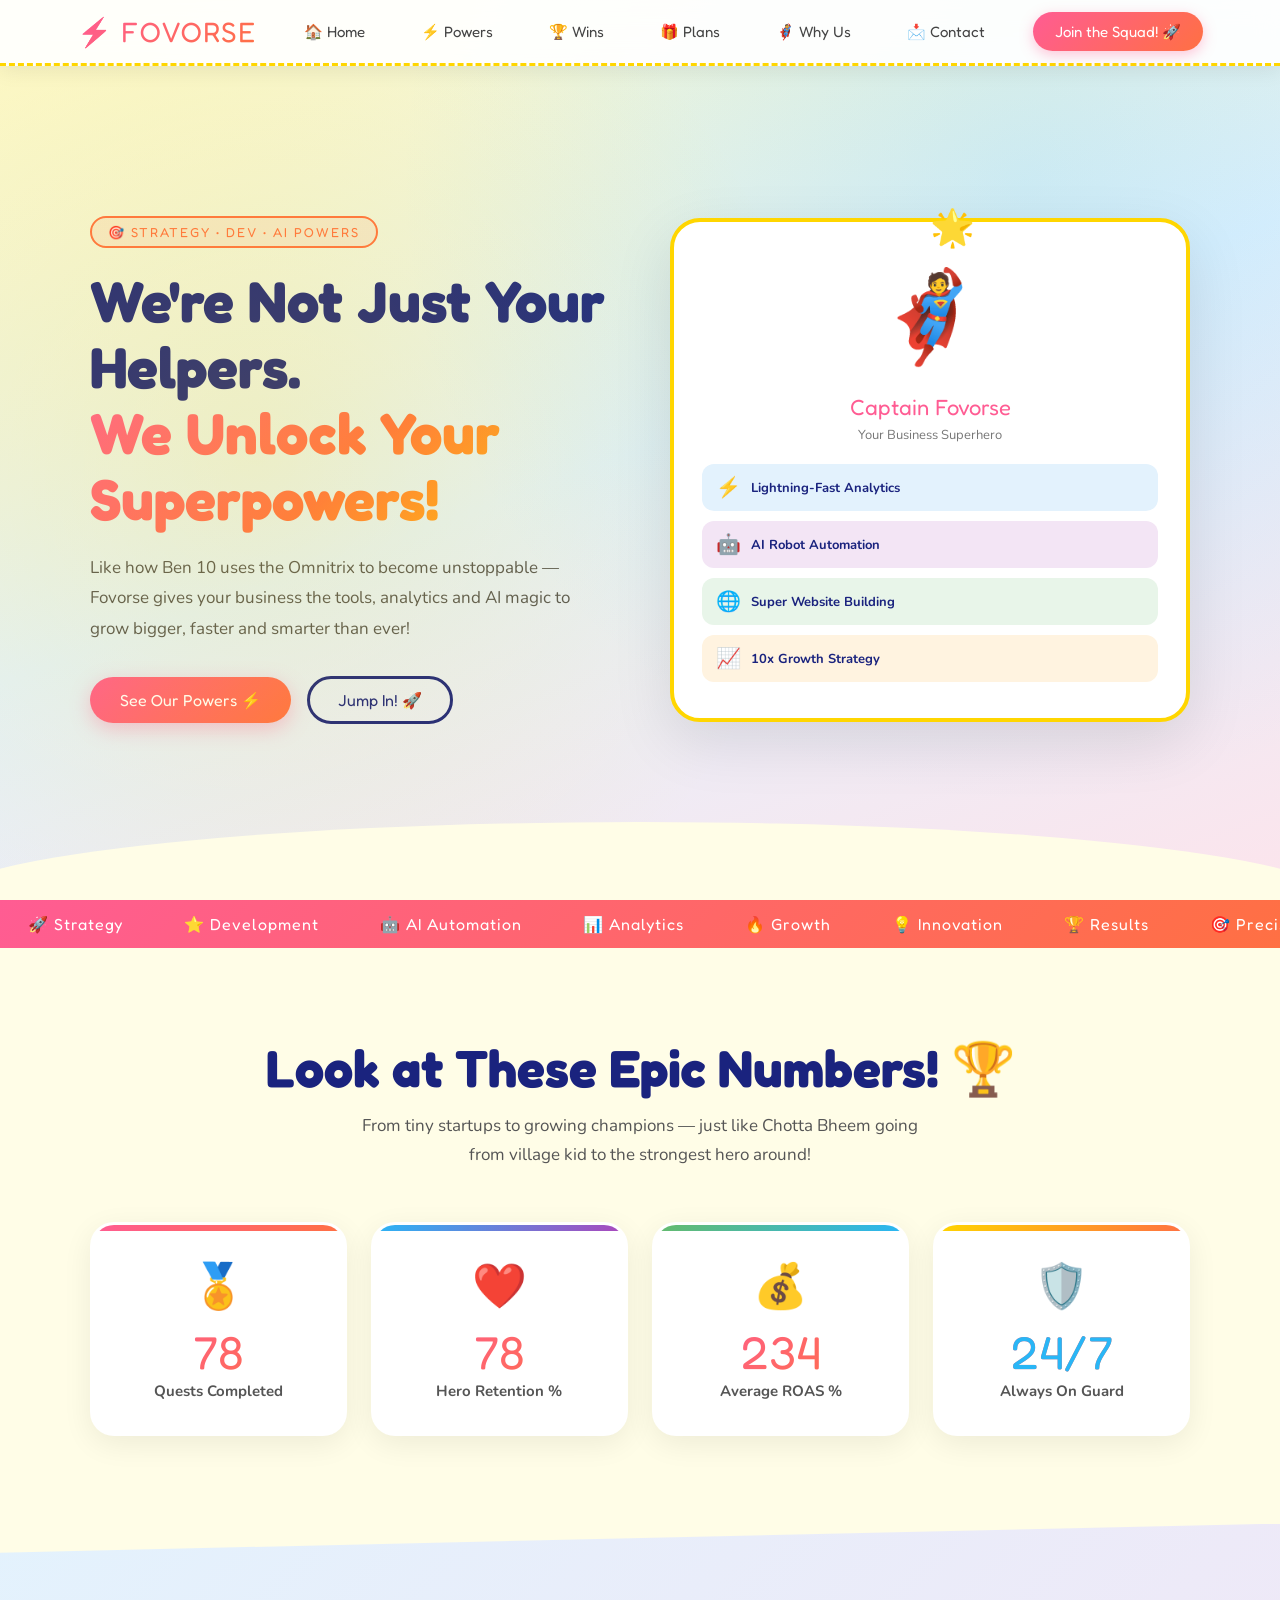
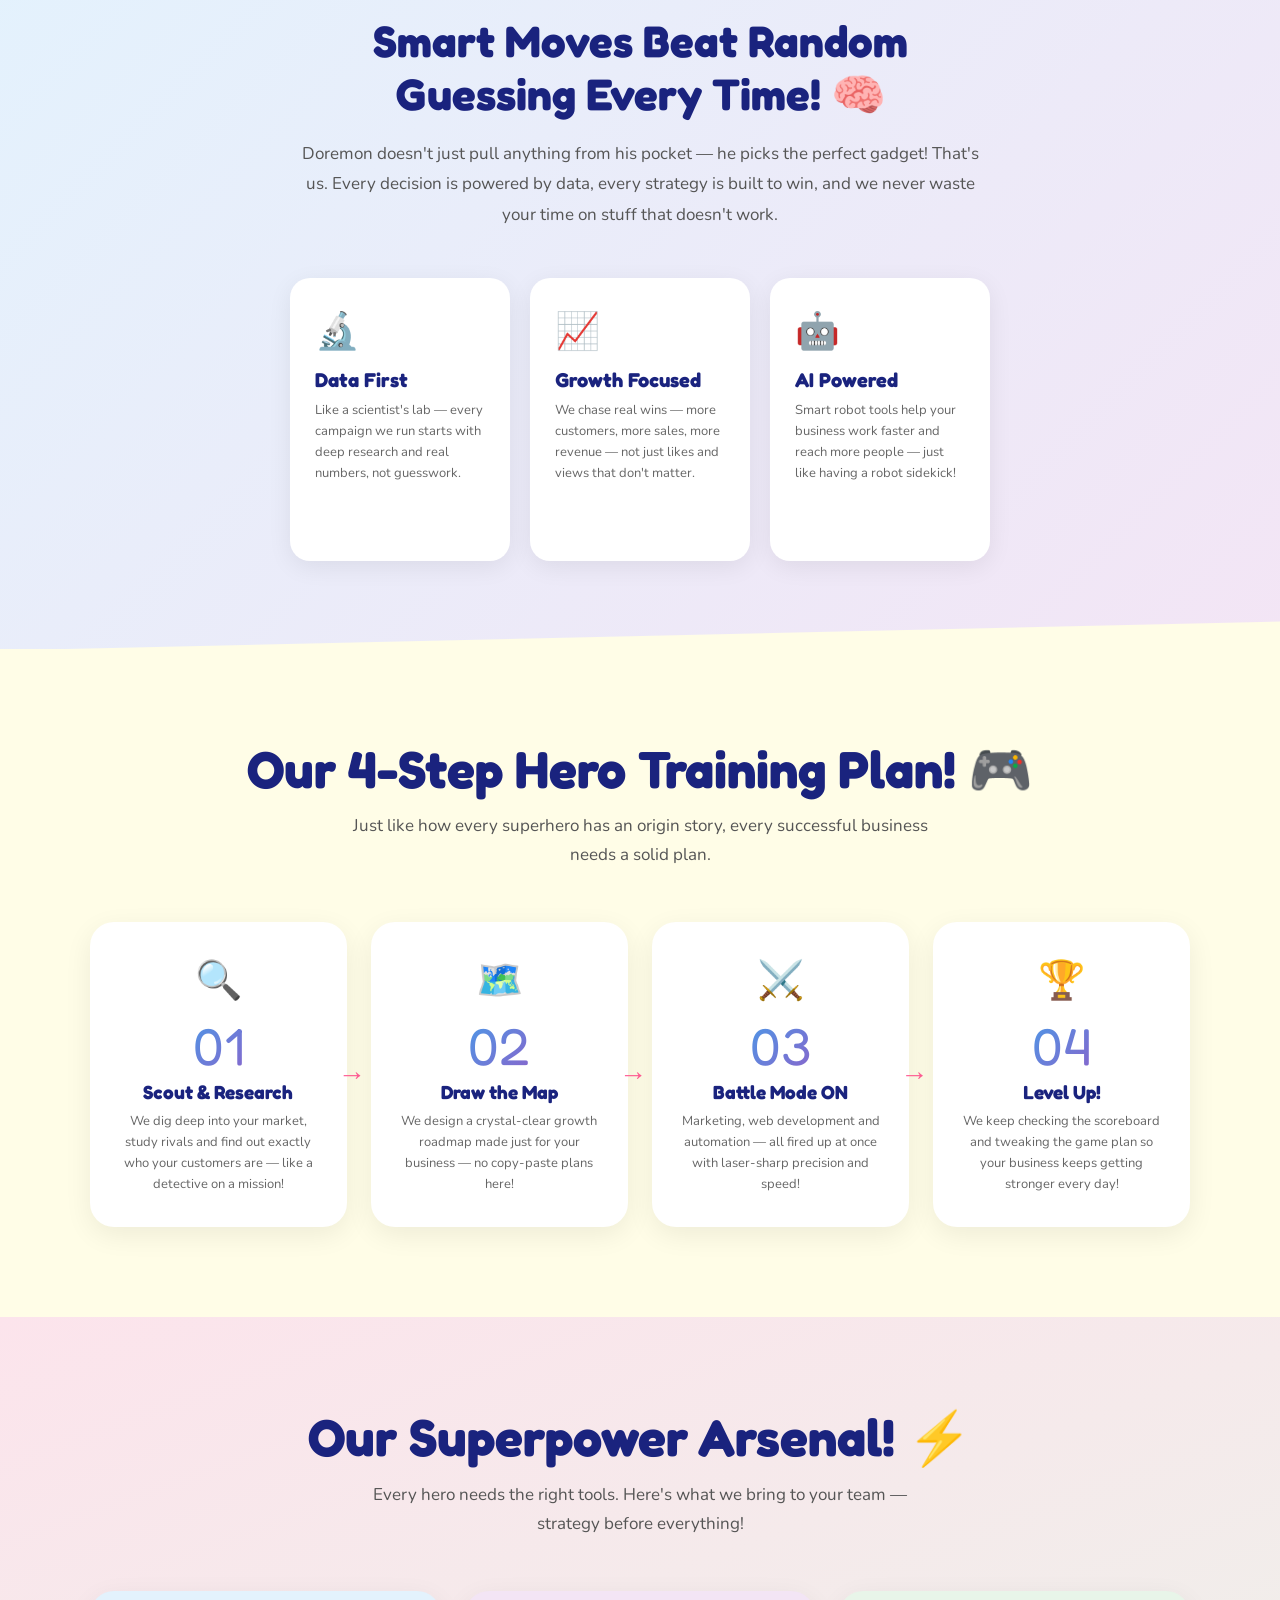
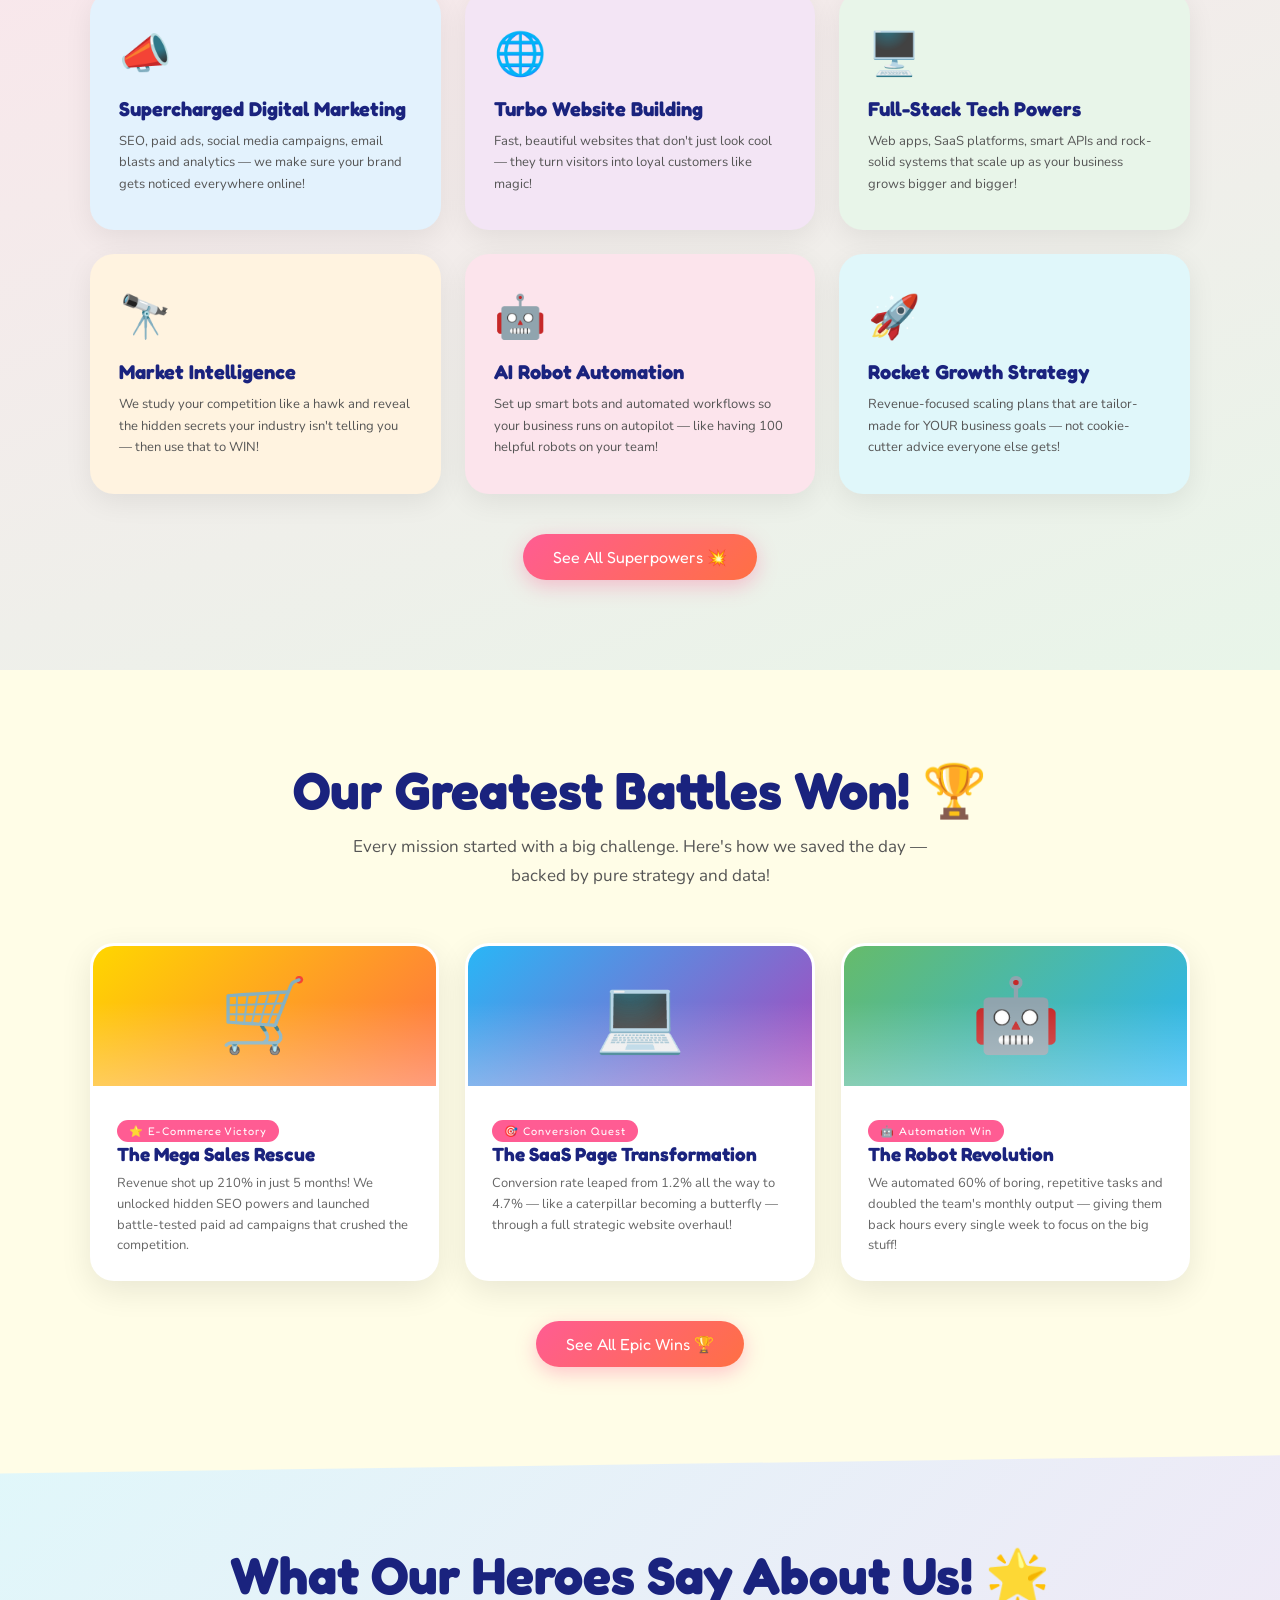
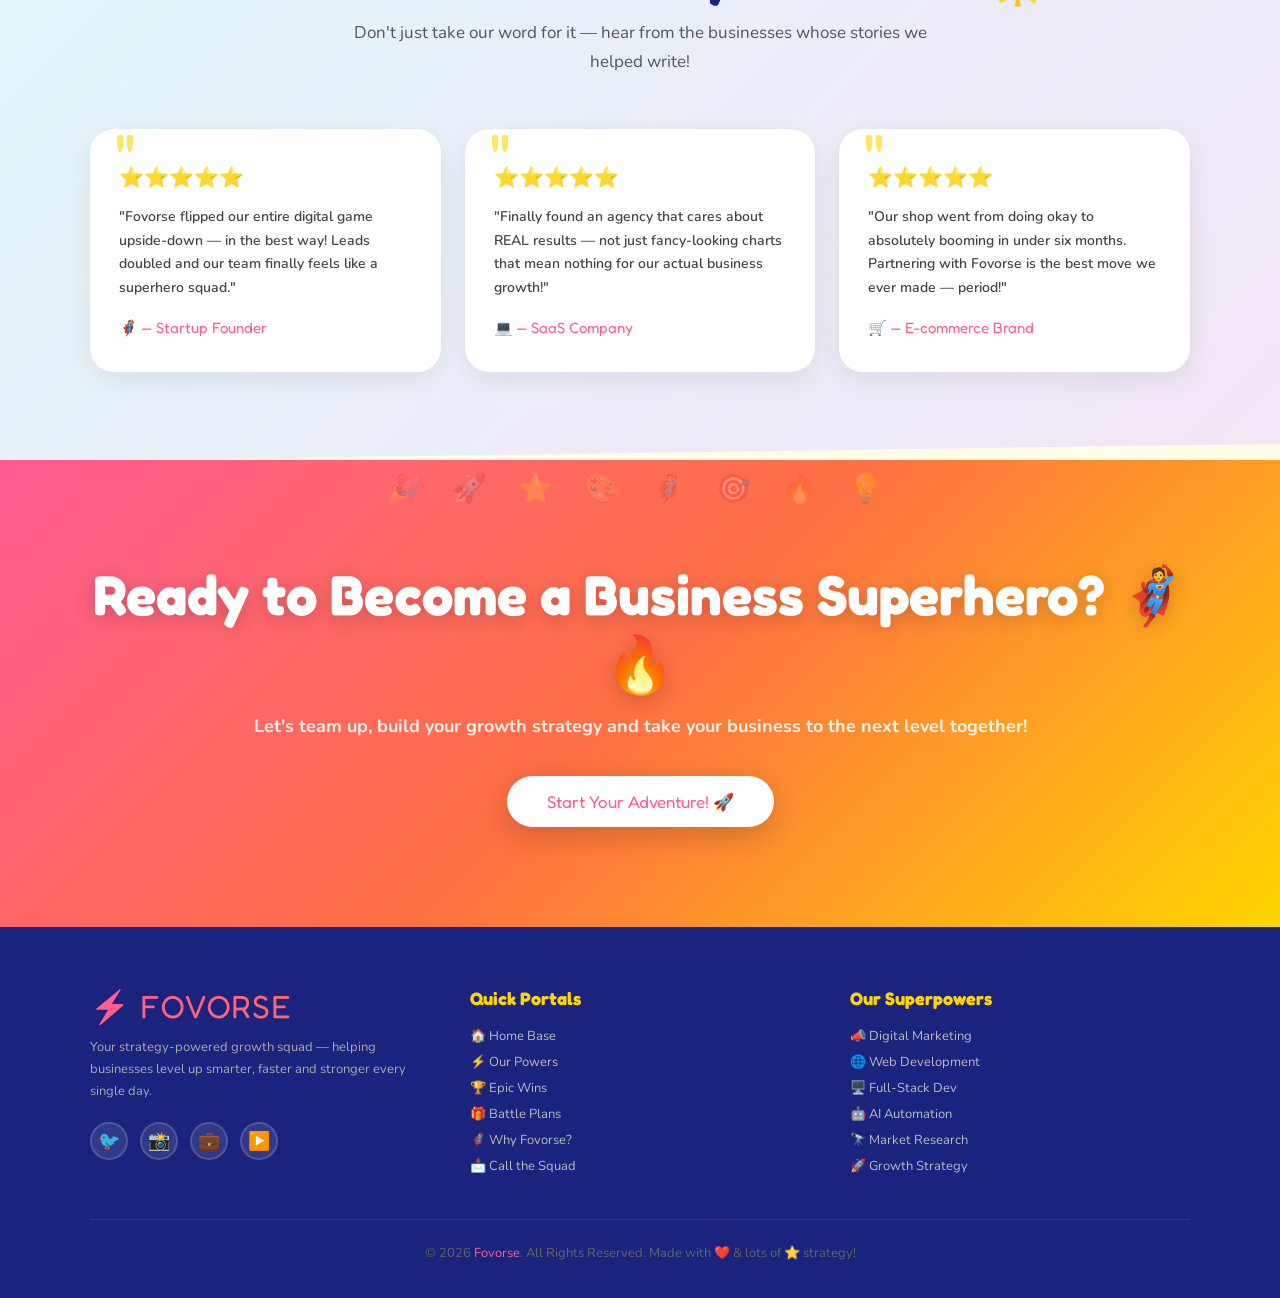
<file: template-1-kids-interactive.html>
<!DOCTYPE html>
<html lang="en">
<head>
<meta charset="UTF-8"/>
<meta name="viewport" content="width=device-width, initial-scale=1.0"/>
<title>Fovorse | The Super Growth Squad! 🚀</title>
<link rel="preconnect" href="https://fonts.googleapis.com"/>
<link href="https://fonts.googleapis.com/css2?family=Fredoka+One&family=Nunito:wght@400;600;700;800;900&display=swap" rel="stylesheet"/>
<style>
/* ── Reset ─────────────────────────────────────────────── */
*,*::before,*::after{box-sizing:border-box;margin:0;padding:0;}
html{scroll-behavior:smooth;}

/* ── Variables ─────────────────────────────────────────── */
:root{
  --sun:    #FFD600;
  --sky:    #29B6F6;
  --green:  #66BB6A;
  --pink:   #FF5C93;
  --orange: #FF7043;
  --purple: #AB47BC;
  --white:  #FFFFFF;
  --cream:  #FFFDE7;
  --dark:   #1A237E;
  --card1:  #E3F2FD;
  --card2:  #F3E5F5;
  --card3:  #E8F5E9;
  --card4:  #FFF3E0;
  --card5:  #FCE4EC;
  --card6:  #E0F7FA;
  --ff:    'Fredoka One', cursive;
  --fn:    'Nunito', sans-serif;
}

body{
  font-family:var(--fn);
  background:var(--cream);
  color:#333;
  overflow-x:hidden;
  cursor: url("data:image/svg+xml,%3Csvg xmlns='http://www.w3.org/2000/svg' width='32' height='32'%3E%3Ctext y='24' font-size='24'%3E⭐%3C/text%3E%3C/svg%3E") 16 16, auto;
}
::-webkit-scrollbar{width:8px;}
::-webkit-scrollbar-track{background:#FFF9C4;}
::-webkit-scrollbar-thumb{background:var(--pink);border-radius:8px;}

/* ── Keyframes ─────────────────────────────────────────── */
@keyframes float{0%,100%{transform:translateY(0)}50%{transform:translateY(-14px)}}
@keyframes wiggle{0%,100%{transform:rotate(-3deg)}50%{transform:rotate(3deg)}}
@keyframes spin{to{transform:rotate(360deg)}}
@keyframes bounce{0%,100%{transform:translateY(0)}40%{transform:translateY(-18px)}60%{transform:translateY(-9px)}}
@keyframes pop{from{transform:scale(.7);opacity:0}to{transform:scale(1);opacity:1}}
@keyframes rainbow{
  0%{color:#FF5C93}14%{color:#FF7043}28%{color:#FFD600}42%{color:#66BB6A}
  57%{color:#29B6F6}71%{color:#AB47BC}85%{color:#FF5C93}100%{color:#FF7043}
}
@keyframes marquee{from{transform:translateX(0)}to{transform:translateX(-50%)}}
@keyframes starPop{0%{transform:scale(0) rotate(-20deg);opacity:0}70%{transform:scale(1.3) rotate(5deg);opacity:1}100%{transform:scale(1) rotate(0);opacity:1}}
@keyframes slideUp{from{transform:translateY(50px);opacity:0}to{transform:translateY(0);opacity:1}}
@keyframes bubblepulse{0%,100%{transform:scale(1)}50%{transform:scale(1.06)}}
@keyframes cloudmove{0%{transform:translateX(-120px)}100%{transform:translateX(calc(100vw + 120px))}}
@keyframes raindrop{from{transform:translateY(-20px);opacity:0}to{transform:translateY(60px);opacity:0}}

/* ── Floating Shapes BG ─────────────────────────────────── */
.bg-shapes{position:fixed;inset:0;pointer-events:none;z-index:0;overflow:hidden;}
.bg-shape{position:absolute;border-radius:50%;opacity:.13;}
.s1{width:320px;height:320px;background:var(--sky);top:-80px;left:-80px;animation:float 7s ease-in-out infinite;}
.s2{width:200px;height:200px;background:var(--pink);bottom:10%;right:-60px;animation:float 5s ease-in-out infinite .8s;}
.s3{width:150px;height:150px;background:var(--sun);top:40%;left:-40px;animation:float 6s ease-in-out infinite 1.5s;}
.s4{width:100px;height:100px;background:var(--green);bottom:30%;left:20%;animation:float 8s ease-in-out infinite .3s;}
.s5{width:250px;height:250px;background:var(--purple);top:60%;right:5%;animation:float 9s ease-in-out infinite 2s;}

/* ── Cloud ─────────────────────────────────────────────── */
.cloud{position:fixed;top:8%;z-index:0;opacity:.55;animation:cloudmove 28s linear infinite;}
.cloud svg{width:120px;}

/* ── Emoji rain ────────────────────────────────────────── */
.emoji-rain{position:fixed;top:0;left:0;width:100%;height:100%;pointer-events:none;z-index:0;}
.drop{position:absolute;font-size:22px;animation:raindrop 2.5s linear infinite;opacity:0;}

/* ── NAVBAR ─────────────────────────────────────────────── */
.navbar{
  position:fixed;top:0;width:100%;z-index:200;
  display:flex;align-items:center;justify-content:space-between;
  padding:12px 6%;
  background:rgba(255,255,255,.92);
  backdrop-filter:blur(12px);
  border-bottom:3px dashed var(--sun);
  box-shadow:0 4px 20px rgba(0,0,0,.08);
}
.logo-nav{
  font-family:var(--ff);font-size:28px;
  background:linear-gradient(135deg,var(--pink),var(--orange));
  -webkit-background-clip:text;-webkit-text-fill-color:transparent;
  letter-spacing:1px;
}
.logo-nav::before{content:'⚡ ';}
nav ul{display:flex;gap:28px;list-style:none;}
nav ul li a{
  font-family:var(--ff);font-size:15px;
  color:#444;text-decoration:none;
  padding:6px 14px;border-radius:20px;
  transition:all .25s;
}
nav ul li a:hover{
  background:var(--sun);color:#333;
  transform:scale(1.1) rotate(-2deg);
  display:inline-block;
}
.btn-nav{
  font-family:var(--ff);font-size:15px;
  background:linear-gradient(135deg,var(--pink),var(--orange));
  color:#fff;border:none;padding:10px 22px;
  border-radius:30px;cursor:pointer;
  box-shadow:0 4px 14px rgba(255,92,147,.35);
  transition:all .25s;
  text-decoration:none;
}
.btn-nav:hover{transform:translateY(-3px) scale(1.05);box-shadow:0 8px 22px rgba(255,92,147,.45);}

/* ── General button ─────────────────────────────────────── */
.btn{
  display:inline-block;
  font-family:var(--ff);font-size:16px;
  background:linear-gradient(135deg,var(--pink),var(--orange));
  color:#fff;padding:13px 30px;
  border-radius:30px;text-decoration:none;
  border:none;cursor:pointer;
  box-shadow:0 6px 20px rgba(255,92,147,.35);
  transition:all .3s;
}
.btn:hover{transform:translateY(-4px) scale(1.05);box-shadow:0 12px 28px rgba(255,92,147,.45);}
.btn-outline{
  display:inline-block;
  font-family:var(--ff);font-size:16px;
  background:transparent;
  color:var(--dark);padding:11px 28px;
  border-radius:30px;text-decoration:none;
  border:3px solid var(--dark);
  transition:all .3s;
}
.btn-outline:hover{background:var(--dark);color:#fff;transform:translateY(-3px);}
.btn-lg{padding:16px 40px;font-size:18px;}

/* ── Section wrapper ────────────────────────────────────── */
.section-wrap{position:relative;z-index:10;}
.section-header{text-align:center;margin-bottom:52px;}
.section-header h2{
  font-family:var(--ff);font-size:clamp(32px,5vw,52px);
  color:var(--dark);line-height:1.15;margin-bottom:14px;
}
.section-header p{font-size:17px;color:#555;max-width:580px;margin:0 auto;line-height:1.7;}

/* ── HERO ───────────────────────────────────────────────── */
.hero{
  min-height:100vh;
  display:flex;align-items:center;
  padding:120px 7% 80px;
  background:linear-gradient(160deg,#FFF9C4 0%,#E3F2FD 50%,#FCE4EC 100%);
  position:relative;overflow:hidden;z-index:10;
}
.hero::before{
  content:'';position:absolute;inset:0;
  background:
    radial-gradient(circle at 20% 50%,rgba(255,214,0,.18) 0%,transparent 50%),
    radial-gradient(circle at 80% 20%,rgba(41,182,246,.15) 0%,transparent 50%);
  pointer-events:none;
}

/* Wavy bottom */
.hero::after{
  content:'';position:absolute;bottom:-2px;left:0;right:0;height:80px;
  background:var(--cream);
  clip-path:ellipse(55% 100% at 50% 100%);
}

.hero-inner{display:grid;grid-template-columns:1fr 1fr;gap:60px;align-items:center;width:100%;}

.hero-tag{
  display:inline-block;
  font-family:var(--ff);font-size:13px;letter-spacing:2px;
  color:var(--orange);background:rgba(255,112,67,.1);
  padding:6px 16px;border-radius:20px;border:2px solid var(--orange);
  margin-bottom:20px;animation:bubblepulse 2s ease-in-out infinite;
}
.hero-title{
  font-family:var(--ff);
  font-size:clamp(36px,4.5vw,60px);
  color:var(--dark);line-height:1.15;
  margin-bottom:20px;
}
.hero-title span{
  display:block;
  background:linear-gradient(135deg,var(--pink),var(--orange),var(--sun));
  -webkit-background-clip:text;-webkit-text-fill-color:transparent;
  animation:rainbow 5s linear infinite;
}
.hero-text{font-size:17px;color:#555;line-height:1.8;margin-bottom:32px;max-width:520px;}
.hero-btns{display:flex;gap:16px;flex-wrap:wrap;align-items:center;}

/* Hero right — cartoon mascot card */
.mascot-card{
  background:#fff;border-radius:30px;padding:36px 28px;
  box-shadow:0 20px 60px rgba(0,0,0,.1);
  border:4px solid var(--sun);
  text-align:center;
  animation:float 5s ease-in-out infinite;
  position:relative;
}
.mascot-card::before{
  content:'🌟';position:absolute;top:-18px;left:50%;transform:translateX(-50%);
  font-size:36px;animation:starPop .6s ease both;
}
.mascot-emoji{font-size:88px;animation:bounce 2.5s ease-in-out infinite;display:block;margin-bottom:16px;}
.mascot-name{font-family:var(--ff);font-size:22px;color:var(--pink);margin-bottom:6px;}
.mascot-role{font-size:13px;color:#777;margin-bottom:20px;}
.mascot-powers{display:flex;flex-direction:column;gap:10px;text-align:left;}
.power-row{
  display:flex;align-items:center;gap:10px;
  background:var(--card1);border-radius:12px;
  padding:10px 14px;font-size:13px;font-weight:700;color:var(--dark);
  transition:transform .2s;
}
.power-row:hover{transform:scale(1.03);}
.power-row:nth-child(2){background:var(--card2);}
.power-row:nth-child(3){background:var(--card3);}
.power-row:nth-child(4){background:var(--card4);}
.power-icon{font-size:20px;}

/* ── MARQUEE ────────────────────────────────────────────── */
.marquee-section{
  background:linear-gradient(135deg,var(--pink),var(--orange));
  padding:14px 0;overflow:hidden;position:relative;z-index:10;
}
.marquee-track{
  display:flex;white-space:nowrap;
  animation:marquee 18s linear infinite;
}
.marquee-item{
  font-family:var(--ff);font-size:16px;color:#fff;
  padding:0 28px;letter-spacing:1px;
  display:flex;align-items:center;gap:10px;
}

/* ── STATS ──────────────────────────────────────────────── */
.stats-section{
  padding:90px 7%;
  background:var(--cream);
  position:relative;z-index:10;
}
.stats-grid{display:grid;grid-template-columns:repeat(4,1fr);gap:24px;}
.stat-card{
  background:#fff;border-radius:24px;padding:32px 20px;
  text-align:center;border:3px solid transparent;
  box-shadow:0 8px 30px rgba(0,0,0,.07);
  transition:all .3s;position:relative;overflow:hidden;
}
.stat-card::before{
  content:'';position:absolute;top:0;left:0;right:0;height:6px;
  background:linear-gradient(135deg,var(--pink),var(--orange));
}
.stat-card:nth-child(2)::before{background:linear-gradient(135deg,var(--sky),var(--purple));}
.stat-card:nth-child(3)::before{background:linear-gradient(135deg,var(--green),var(--sky));}
.stat-card:nth-child(4)::before{background:linear-gradient(135deg,var(--sun),var(--orange));}
.stat-card:hover{transform:translateY(-8px) rotate(1deg);border-color:var(--sun);box-shadow:0 20px 40px rgba(0,0,0,.12);}
.stat-emoji{font-size:44px;margin-bottom:12px;display:block;animation:wiggle 3s ease-in-out infinite;}
.stat-num{
  font-family:var(--ff);font-size:46px;
  background:linear-gradient(135deg,var(--pink),var(--orange));
  -webkit-background-clip:text;-webkit-text-fill-color:transparent;
  line-height:1;
}
.stat-label{font-size:15px;color:#555;font-weight:700;margin-top:6px;}

/* ── ABOUT / PHILOSOPHY ────────────────────────────────── */
.about-section{
  padding:90px 7%;
  background:linear-gradient(135deg,#E3F2FD 0%,#F3E5F5 100%);
  position:relative;z-index:10;
  clip-path:polygon(0 4%,100% 0,100% 96%,0 100%);
  margin:-2px 0;
}
.about-inner{max-width:700px;margin:0 auto;text-align:center;}
.about-inner h2{font-family:var(--ff);font-size:clamp(28px,4vw,44px);color:var(--dark);margin-bottom:18px;}
.about-inner p{font-size:17px;color:#555;line-height:1.8;margin-bottom:48px;}
.pillars-grid{display:grid;grid-template-columns:repeat(3,1fr);gap:20px;text-align:left;}
.pillar{
  background:#fff;border-radius:20px;padding:26px 22px;
  border:3px solid transparent;
  box-shadow:0 6px 24px rgba(0,0,0,.07);
  transition:all .3s;
}
.pillar:hover{transform:translateY(-6px);border-color:var(--pink);}
.pillar-icon{font-size:36px;margin-bottom:12px;display:block;}
.pillar h3{font-family:var(--ff);font-size:20px;color:var(--dark);margin-bottom:8px;}
.pillar p{font-size:13px;color:#666;line-height:1.6;}

/* ── PROCESS ────────────────────────────────────────────── */
.process-section{
  padding:90px 7%;
  background:var(--cream);
  position:relative;z-index:10;
}
.process-grid{display:grid;grid-template-columns:repeat(4,1fr);gap:24px;}
.process-card{
  background:#fff;border-radius:24px;padding:30px 22px;
  text-align:center;
  box-shadow:0 8px 28px rgba(0,0,0,.07);
  border:3px dashed transparent;
  transition:all .3s;
  position:relative;
}
.process-card:hover{border-color:var(--sky);transform:translateY(-8px);}
.process-card::after{
  content:'→';
  position:absolute;right:-22px;top:50%;transform:translateY(-50%);
  font-size:28px;color:var(--pink);font-weight:900;
}
.process-card:last-child::after{display:none;}
.process-num{
  font-family:var(--ff);font-size:52px;
  background:linear-gradient(135deg,var(--sky),var(--purple));
  -webkit-background-clip:text;-webkit-text-fill-color:transparent;
  line-height:1;margin-bottom:8px;
}
.process-icon{font-size:38px;margin-bottom:14px;display:block;animation:float 4s ease-in-out infinite;}
.process-card:nth-child(2) .process-icon{animation-delay:.5s;}
.process-card:nth-child(3) .process-icon{animation-delay:1s;}
.process-card:nth-child(4) .process-icon{animation-delay:1.5s;}
.process-card h3{font-family:var(--ff);font-size:19px;color:var(--dark);margin-bottom:8px;}
.process-card p{font-size:13px;color:#666;line-height:1.6;}

/* ── SERVICES ───────────────────────────────────────────── */
.services-section{
  padding:90px 7%;
  background:linear-gradient(160deg,#FCE4EC 0%,#E8F5E9 100%);
  position:relative;z-index:10;
}
.services-grid{display:grid;grid-template-columns:repeat(3,1fr);gap:24px;}
.service-card{
  border-radius:24px;padding:32px 26px;
  box-shadow:0 8px 28px rgba(0,0,0,.07);
  border:3px solid transparent;
  transition:all .35s;
  cursor:pointer;
  position:relative;overflow:hidden;
}
.service-card:nth-child(1){background:var(--card1);}
.service-card:nth-child(2){background:var(--card2);}
.service-card:nth-child(3){background:var(--card3);}
.service-card:nth-child(4){background:var(--card4);}
.service-card:nth-child(5){background:var(--card5);}
.service-card:nth-child(6){background:var(--card6);}
.service-card:hover{transform:translateY(-10px) rotate(-1deg);box-shadow:0 22px 44px rgba(0,0,0,.14);}
.service-card:hover::after{
  content:'✨';position:absolute;top:10px;right:14px;
  font-size:24px;animation:starPop .3s ease;
}
.service-icon{font-size:42px;margin-bottom:14px;display:block;animation:float 6s ease-in-out infinite;}
.service-card:nth-child(even) .service-icon{animation-delay:.8s;}
.service-card h3{font-family:var(--ff);font-size:20px;color:var(--dark);margin-bottom:10px;}
.service-card p{font-size:13px;color:#555;line-height:1.65;}
.view-more{text-align:center;margin-top:40px;}

/* ── PORTFOLIO ──────────────────────────────────────────── */
.portfolio-section{
  padding:90px 7%;
  background:var(--cream);
  position:relative;z-index:10;
}
.portfolio-grid{display:grid;grid-template-columns:repeat(3,1fr);gap:26px;}
.portfolio-card{
  background:#fff;border-radius:24px;overflow:hidden;
  box-shadow:0 10px 32px rgba(0,0,0,.09);
  border:3px solid transparent;
  transition:all .35s;
}
.portfolio-card:hover{transform:translateY(-10px);border-color:var(--pink);box-shadow:0 24px 48px rgba(255,92,147,.2);}
.port-banner{
  height:140px;display:flex;align-items:center;justify-content:center;
  font-size:72px;
  position:relative;overflow:hidden;
}
.port-banner::after{
  content:'';position:absolute;inset:0;
  background:linear-gradient(180deg,transparent 40%,rgba(255,255,255,.3));
}
.pb-1{background:linear-gradient(135deg,#FFD600,#FF7043);}
.pb-2{background:linear-gradient(135deg,#29B6F6,#AB47BC);}
.pb-3{background:linear-gradient(135deg,#66BB6A,#29B6F6);}
.port-body{padding:22px 24px;}
.port-body h3{font-family:var(--ff);font-size:19px;color:var(--dark);margin-bottom:8px;}
.port-body p{font-size:13px;color:#666;line-height:1.6;}
.port-tag{
  display:inline-block;margin-top:12px;
  font-family:var(--ff);font-size:11px;letter-spacing:1px;
  color:#fff;background:var(--pink);
  padding:4px 12px;border-radius:20px;
}

/* ── TESTIMONIALS ───────────────────────────────────────── */
.testimonials-section{
  padding:90px 7%;
  background:linear-gradient(135deg,#E0F7FA 0%,#F3E5F5 100%);
  position:relative;z-index:10;
  clip-path:polygon(0 3%,100% 0,100% 97%,0 100%);
  margin:-2px 0;
}
.testi-grid{display:grid;grid-template-columns:repeat(3,1fr);gap:24px;}
.testi-card{
  background:#fff;border-radius:24px;padding:32px 26px;
  box-shadow:0 8px 30px rgba(0,0,0,.07);
  border:3px solid transparent;
  transition:all .3s;
  position:relative;
}
.testi-card::before{
  content:'"';
  position:absolute;top:-10px;left:20px;
  font-family:var(--ff);font-size:72px;
  color:var(--sun);line-height:1;
  opacity:.6;
}
.testi-card:hover{border-color:var(--sun);transform:rotate(-1deg);}
.testi-stars{font-size:20px;margin-bottom:14px;}
.testi-text{font-size:14px;color:#444;line-height:1.7;font-weight:600;margin-bottom:18px;}
.testi-author{font-family:var(--ff);font-size:15px;color:var(--pink);}
.testi-emoji{font-size:28px;}

/* ── CTA ────────────────────────────────────────────────── */
.cta-section{
  padding:100px 7%;
  background:linear-gradient(135deg,var(--pink),var(--orange),var(--sun));
  text-align:center;
  position:relative;z-index:10;
  overflow:hidden;
}
.cta-section::before{
  content:'🎉 🚀 ⭐ 🎨 🦸 🎯 🔥 💡';
  position:absolute;top:0;left:0;right:0;
  font-size:28px;padding:10px;letter-spacing:12px;opacity:.25;
  animation:marquee 12s linear infinite;
  white-space:nowrap;
}
.cta-section h2{
  font-family:var(--ff);font-size:clamp(32px,5vw,56px);
  color:#fff;text-shadow:0 4px 20px rgba(0,0,0,.2);margin-bottom:16px;
}
.cta-section p{font-size:18px;color:rgba(255,255,255,.9);margin-bottom:38px;font-weight:700;}
.btn-white{
  display:inline-block;
  font-family:var(--ff);font-size:17px;
  background:#fff;color:var(--pink);
  padding:15px 40px;border-radius:30px;
  text-decoration:none;border:none;cursor:pointer;
  box-shadow:0 8px 30px rgba(0,0,0,.2);
  transition:all .3s;
}
.btn-white:hover{transform:translateY(-5px) scale(1.05);box-shadow:0 16px 40px rgba(0,0,0,.25);}

/* ── FOOTER ─────────────────────────────────────────────── */
footer{
  background:var(--dark);color:#fff;
  padding:60px 7% 36px;
  position:relative;z-index:10;
}
.footer-top{
  display:grid;grid-template-columns:1fr 1fr 1fr;
  gap:40px;margin-bottom:40px;
}
.footer-brand .logo-nav{font-size:32px;margin-bottom:10px;display:block;}
.footer-brand p{font-size:13px;color:#aaa;line-height:1.7;margin-bottom:20px;}
.footer-links-col h4{font-family:var(--ff);font-size:18px;color:var(--sun);margin-bottom:14px;}
.footer-links-col a{
  display:block;color:#bbb;text-decoration:none;
  font-size:13px;padding:4px 0;transition:color .2s;
}
.footer-links-col a:hover{color:var(--pink);}
.footer-social{display:flex;gap:12px;margin-top:14px;}
.social-btn{
  width:38px;height:38px;border-radius:50%;
  background:rgba(255,255,255,.1);border:2px solid rgba(255,255,255,.15);
  display:flex;align-items:center;justify-content:center;
  font-size:18px;text-decoration:none;
  transition:all .25s;
}
.social-btn:hover{background:var(--pink);border-color:var(--pink);transform:rotate(10deg) scale(1.1);}
.footer-bottom{
  border-top:1px solid rgba(255,255,255,.1);
  padding-top:24px;text-align:center;
  font-size:13px;color:#666;
}
.footer-bottom span{color:var(--pink);}

/* ── Scroll reveal ──────────────────────────────────────── */
.reveal{opacity:0;transform:translateY(40px);transition:opacity .7s ease,transform .7s ease;}
.reveal.visible{opacity:1;transform:none;}

/* ── Responsive ─────────────────────────────────────────── */
@media(max-width:960px){
  .hero-inner{grid-template-columns:1fr;}
  .mascot-card{max-width:400px;margin:0 auto;}
  .stats-grid,.process-grid{grid-template-columns:1fr 1fr;}
  .services-grid,.testi-grid,.portfolio-grid{grid-template-columns:1fr 1fr;}
  .pillars-grid{grid-template-columns:1fr;}
  .footer-top{grid-template-columns:1fr;}
  nav ul{display:none;}
  .process-card::after{display:none;}
}
@media(max-width:580px){
  .stats-grid{grid-template-columns:1fr 1fr;}
  .services-grid,.testi-grid,.portfolio-grid{grid-template-columns:1fr;}
  .hero-btns{flex-direction:column;align-items:flex-start;}
}
</style>
</head>
<body>

<!-- BG SHAPES -->
<div class="bg-shapes">
  <div class="bg-shape s1"></div>
  <div class="bg-shape s2"></div>
  <div class="bg-shape s3"></div>
  <div class="bg-shape s4"></div>
  <div class="bg-shape s5"></div>
</div>

<!-- CLOUD -->
<div class="cloud">
  <svg viewBox="0 0 120 60" xmlns="http://www.w3.org/2000/svg">
    <ellipse cx="60" cy="40" rx="55" ry="22" fill="white" opacity=".9"/>
    <ellipse cx="40" cy="30" rx="28" ry="22" fill="white" opacity=".9"/>
    <ellipse cx="75" cy="28" rx="22" ry="18" fill="white" opacity=".9"/>
  </svg>
</div>

<!-- NAVBAR -->
<header class="navbar">
  <div class="logo-nav">FOVORSE</div>
  <nav>
    <ul>
      <li><a href="index.html">🏠 Home</a></li>
      <li><a href="services.html">⚡ Powers</a></li>
      <li><a href="portfolio.html">🏆 Wins</a></li>
      <li><a href="packages.html">🎁 Plans</a></li>
      <li><a href="why-us.html">🦸 Why Us</a></li>
      <li><a href="contact.html">📩 Contact</a></li>
    </ul>
  </nav>
  <a href="contact.html" class="btn-nav">Join the Squad! 🚀</a>
</header>

<!-- HERO -->
<section class="hero section-wrap" id="home">
  <div class="hero-inner">
    <div class="hero-left reveal">
      <div class="hero-tag">🎯 STRATEGY • DEV • AI POWERS</div>
      <h1 class="hero-title">
        We're Not Just Your Helpers.
        <span>We Unlock Your Superpowers!</span>
      </h1>
      <p class="hero-text">
        Like how Ben 10 uses the Omnitrix to become unstoppable — Fovorse gives your business the tools, analytics and AI magic to grow bigger, faster and smarter than ever!
      </p>
      <div class="hero-btns">
        <a href="services.html" class="btn">See Our Powers ⚡</a>
        <a href="contact.html" class="btn-outline">Jump In! 🚀</a>
      </div>
    </div>
    <div class="hero-right reveal" style="animation-delay:.15s">
      <div class="mascot-card">
        <span class="mascot-emoji">🦸</span>
        <div class="mascot-name">Captain Fovorse</div>
        <div class="mascot-role">Your Business Superhero</div>
        <div class="mascot-powers">
          <div class="power-row"><span class="power-icon">⚡</span> Lightning-Fast Analytics</div>
          <div class="power-row"><span class="power-icon">🤖</span> AI Robot Automation</div>
          <div class="power-row"><span class="power-icon">🌐</span> Super Website Building</div>
          <div class="power-row"><span class="power-icon">📈</span> 10x Growth Strategy</div>
        </div>
      </div>
    </div>
  </div>
</section>

<!-- MARQUEE -->
<div class="marquee-section">
  <div class="marquee-track">
    <span class="marquee-item">🚀 Strategy&nbsp;</span>
    <span class="marquee-item">⭐ Development&nbsp;</span>
    <span class="marquee-item">🤖 AI Automation&nbsp;</span>
    <span class="marquee-item">📊 Analytics&nbsp;</span>
    <span class="marquee-item">🔥 Growth&nbsp;</span>
    <span class="marquee-item">💡 Innovation&nbsp;</span>
    <span class="marquee-item">🏆 Results&nbsp;</span>
    <span class="marquee-item">🎯 Precision&nbsp;</span>
    <span class="marquee-item">🚀 Strategy&nbsp;</span>
    <span class="marquee-item">⭐ Development&nbsp;</span>
    <span class="marquee-item">🤖 AI Automation&nbsp;</span>
    <span class="marquee-item">📊 Analytics&nbsp;</span>
    <span class="marquee-item">🔥 Growth&nbsp;</span>
    <span class="marquee-item">💡 Innovation&nbsp;</span>
    <span class="marquee-item">🏆 Results&nbsp;</span>
    <span class="marquee-item">🎯 Precision&nbsp;</span>
  </div>
</div>

<!-- STATS -->
<section class="stats-section section-wrap reveal" id="stats">
  <div class="section-header">
    <h2>Look at These Epic Numbers! 🏆</h2>
    <p>From tiny startups to growing champions — just like Chotta Bheem going from village kid to the strongest hero around!</p>
  </div>
  <div class="stats-grid">
    <div class="stat-card">
      <span class="stat-emoji">🏅</span>
      <div class="stat-num" data-target="120">0</div>
      <div class="stat-label">Quests Completed</div>
    </div>
    <div class="stat-card">
      <span class="stat-emoji">❤️</span>
      <div class="stat-num" data-target="95">0</div>
      <div class="stat-label">Hero Retention %</div>
    </div>
    <div class="stat-card">
      <span class="stat-emoji">💰</span>
      <div class="stat-num" data-target="350">0</div>
      <div class="stat-label">Average ROAS %</div>
    </div>
    <div class="stat-card">
      <span class="stat-emoji">🛡️</span>
      <div class="stat-num" style="-webkit-text-fill-color:var(--sky);">24/7</div>
      <div class="stat-label">Always On Guard</div>
    </div>
  </div>
</section>

<!-- ABOUT / PHILOSOPHY -->
<section class="about-section section-wrap reveal">
  <div class="about-inner">
    <h2>Smart Moves Beat Random Guessing Every Time! 🧠</h2>
    <p>
      Doremon doesn't just pull anything from his pocket — he picks the perfect gadget! That's us. Every decision is powered by data, every strategy is built to win, and we never waste your time on stuff that doesn't work.
    </p>
    <div class="pillars-grid">
      <div class="pillar reveal">
        <span class="pillar-icon">🔬</span>
        <h3>Data First</h3>
        <p>Like a scientist's lab — every campaign we run starts with deep research and real numbers, not guesswork.</p>
      </div>
      <div class="pillar reveal" style="animation-delay:.1s">
        <span class="pillar-icon">📈</span>
        <h3>Growth Focused</h3>
        <p>We chase real wins — more customers, more sales, more revenue — not just likes and views that don't matter.</p>
      </div>
      <div class="pillar reveal" style="animation-delay:.2s">
        <span class="pillar-icon">🤖</span>
        <h3>AI Powered</h3>
        <p>Smart robot tools help your business work faster and reach more people — just like having a robot sidekick!</p>
      </div>
    </div>
  </div>
</section>

<!-- PROCESS -->
<section class="process-section section-wrap reveal">
  <div class="section-header">
    <h2>Our 4-Step Hero Training Plan! 🎮</h2>
    <p>Just like how every superhero has an origin story, every successful business needs a solid plan.</p>
  </div>
  <div class="process-grid">
    <div class="process-card reveal">
      <span class="process-icon">🔍</span>
      <div class="process-num">01</div>
      <h3>Scout &amp; Research</h3>
      <p>We dig deep into your market, study rivals and find out exactly who your customers are — like a detective on a mission!</p>
    </div>
    <div class="process-card reveal" style="animation-delay:.1s">
      <span class="process-icon">🗺️</span>
      <div class="process-num">02</div>
      <h3>Draw the Map</h3>
      <p>We design a crystal-clear growth roadmap made just for your business — no copy-paste plans here!</p>
    </div>
    <div class="process-card reveal" style="animation-delay:.2s">
      <span class="process-icon">⚔️</span>
      <div class="process-num">03</div>
      <h3>Battle Mode ON</h3>
      <p>Marketing, web development and automation — all fired up at once with laser-sharp precision and speed!</p>
    </div>
    <div class="process-card reveal" style="animation-delay:.3s">
      <span class="process-icon">🏆</span>
      <div class="process-num">04</div>
      <h3>Level Up!</h3>
      <p>We keep checking the scoreboard and tweaking the game plan so your business keeps getting stronger every day!</p>
    </div>
  </div>
</section>

<!-- SERVICES -->
<section class="services-section section-wrap reveal" id="services">
  <div class="section-header">
    <h2>Our Superpower Arsenal! ⚡</h2>
    <p>Every hero needs the right tools. Here's what we bring to your team — strategy before everything!</p>
  </div>
  <div class="services-grid">
    <div class="service-card reveal">
      <span class="service-icon">📣</span>
      <h3>Supercharged Digital Marketing</h3>
      <p>SEO, paid ads, social media campaigns, email blasts and analytics — we make sure your brand gets noticed everywhere online!</p>
    </div>
    <div class="service-card reveal" style="animation-delay:.08s">
      <span class="service-icon">🌐</span>
      <h3>Turbo Website Building</h3>
      <p>Fast, beautiful websites that don't just look cool — they turn visitors into loyal customers like magic!</p>
    </div>
    <div class="service-card reveal" style="animation-delay:.16s">
      <span class="service-icon">🖥️</span>
      <h3>Full-Stack Tech Powers</h3>
      <p>Web apps, SaaS platforms, smart APIs and rock-solid systems that scale up as your business grows bigger and bigger!</p>
    </div>
    <div class="service-card reveal" style="animation-delay:.24s">
      <span class="service-icon">🔭</span>
      <h3>Market Intelligence</h3>
      <p>We study your competition like a hawk and reveal the hidden secrets your industry isn't telling you — then use that to WIN!</p>
    </div>
    <div class="service-card reveal" style="animation-delay:.32s">
      <span class="service-icon">🤖</span>
      <h3>AI Robot Automation</h3>
      <p>Set up smart bots and automated workflows so your business runs on autopilot — like having 100 helpful robots on your team!</p>
    </div>
    <div class="service-card reveal" style="animation-delay:.40s">
      <span class="service-icon">🚀</span>
      <h3>Rocket Growth Strategy</h3>
      <p>Revenue-focused scaling plans that are tailor-made for YOUR business goals — not cookie-cutter advice everyone else gets!</p>
    </div>
  </div>
  <div class="view-more reveal">
    <a href="services.html" class="btn">See All Superpowers 💥</a>
  </div>
</section>

<!-- PORTFOLIO -->
<section class="portfolio-section section-wrap reveal" id="portfolio">
  <div class="section-header">
    <h2>Our Greatest Battles Won! 🏆</h2>
    <p>Every mission started with a big challenge. Here's how we saved the day — backed by pure strategy and data!</p>
  </div>
  <div class="portfolio-grid">
    <div class="portfolio-card reveal">
      <div class="port-banner pb-1">🛒</div>
      <div class="port-body">
        <div class="port-tag">⭐ E-Commerce Victory</div>
        <h3>The Mega Sales Rescue</h3>
        <p>Revenue shot up 210% in just 5 months! We unlocked hidden SEO powers and launched battle-tested paid ad campaigns that crushed the competition.</p>
      </div>
    </div>
    <div class="portfolio-card reveal" style="animation-delay:.1s">
      <div class="port-banner pb-2">💻</div>
      <div class="port-body">
        <div class="port-tag">🎯 Conversion Quest</div>
        <h3>The SaaS Page Transformation</h3>
        <p>Conversion rate leaped from 1.2% all the way to 4.7% — like a caterpillar becoming a butterfly — through a full strategic website overhaul!</p>
      </div>
    </div>
    <div class="portfolio-card reveal" style="animation-delay:.2s">
      <div class="port-banner pb-3">🤖</div>
      <div class="port-body">
        <div class="port-tag">🤖 Automation Win</div>
        <h3>The Robot Revolution</h3>
        <p>We automated 60% of boring, repetitive tasks and doubled the team's monthly output — giving them back hours every single week to focus on the big stuff!</p>
      </div>
    </div>
  </div>
  <div class="view-more reveal">
    <a href="portfolio.html" class="btn">See All Epic Wins 🏆</a>
  </div>
</section>

<!-- TESTIMONIALS -->
<section class="testimonials-section section-wrap reveal">
  <div class="section-header">
    <h2>What Our Heroes Say About Us! 🌟</h2>
    <p>Don't just take our word for it — hear from the businesses whose stories we helped write!</p>
  </div>
  <div class="testi-grid">
    <div class="testi-card reveal">
      <div class="testi-stars">⭐⭐⭐⭐⭐</div>
      <p class="testi-text">"Fovorse flipped our entire digital game upside-down — in the best way! Leads doubled and our team finally feels like a superhero squad."</p>
      <div class="testi-author">🦸 — Startup Founder</div>
    </div>
    <div class="testi-card reveal" style="animation-delay:.1s">
      <div class="testi-stars">⭐⭐⭐⭐⭐</div>
      <p class="testi-text">"Finally found an agency that cares about REAL results — not just fancy-looking charts that mean nothing for our actual business growth!"</p>
      <div class="testi-author">💻 — SaaS Company</div>
    </div>
    <div class="testi-card reveal" style="animation-delay:.2s">
      <div class="testi-stars">⭐⭐⭐⭐⭐</div>
      <p class="testi-text">"Our shop went from doing okay to absolutely booming in under six months. Partnering with Fovorse is the best move we ever made — period!"</p>
      <div class="testi-author">🛒 — E-commerce Brand</div>
    </div>
  </div>
</section>

<!-- CTA -->
<section class="cta-section section-wrap reveal">
  <h2>Ready to Become a Business Superhero? 🦸🔥</h2>
  <p>Let's team up, build your growth strategy and take your business to the next level together!</p>
  <a href="contact.html" class="btn-white btn-lg">Start Your Adventure! 🚀</a>
</section>

<!-- FOOTER -->
<footer>
  <div class="footer-top">
    <div class="footer-brand">
      <span class="logo-nav">FOVORSE</span>
      <p>Your strategy-powered growth squad — helping businesses level up smarter, faster and stronger every single day.</p>
      <div class="footer-social">
        <a class="social-btn" href="#">🐦</a>
        <a class="social-btn" href="#">📸</a>
        <a class="social-btn" href="#">💼</a>
        <a class="social-btn" href="#">▶️</a>
      </div>
    </div>
    <div class="footer-links-col">
      <h4>Quick Portals</h4>
      <a href="index.html">🏠 Home Base</a>
      <a href="services.html">⚡ Our Powers</a>
      <a href="portfolio.html">🏆 Epic Wins</a>
      <a href="packages.html">🎁 Battle Plans</a>
      <a href="why-us.html">🦸 Why Fovorse?</a>
      <a href="contact.html">📩 Call the Squad</a>
    </div>
    <div class="footer-links-col">
      <h4>Our Superpowers</h4>
      <a href="#">📣 Digital Marketing</a>
      <a href="#">🌐 Web Development</a>
      <a href="#">🖥️ Full-Stack Dev</a>
      <a href="#">🤖 AI Automation</a>
      <a href="#">🔭 Market Research</a>
      <a href="#">🚀 Growth Strategy</a>
    </div>
  </div>
  <div class="footer-bottom">
    <p>© 2026 <span>Fovorse</span>. All Rights Reserved. Made with <span>❤️</span> &amp; lots of ⭐ strategy!</p>
  </div>
</footer>

<script>
/* ── Counter animation ─────────────────────────────────── */
function animateCounter(el){
  const target = +el.getAttribute('data-target');
  const suffix = el.closest('.stat-card') ? (el.closest('.stat-card').querySelector('.stat-label').textContent.includes('%') ? '%' : '+') : '+';
  let current = 0;
  const step  = Math.ceil(target / 60);
  const timer = setInterval(()=>{
    current = Math.min(current + step, target);
    el.textContent = current + (current >= target ? suffix : '');
    if(current >= target) clearInterval(timer);
  }, 30);
}

/* ── Intersection Observer for reveal + counters ─────────── */
const observer = new IntersectionObserver((entries)=>{
  entries.forEach(entry=>{
    if(entry.isIntersecting){
      entry.target.classList.add('visible');
      // counter
      const counters = entry.target.querySelectorAll('[data-target]');
      counters.forEach(c => animateCounter(c));
      observer.unobserve(entry.target);
    }
  });
},{threshold:0.15});

document.querySelectorAll('.reveal').forEach(el => observer.observe(el));

/* ── Floating emojis on click ────────────────────────────── */
const emojis = ['⭐','🚀','💥','🎉','✨','🌟','💡','🏆','🎯','❤️'];
document.addEventListener('click', e=>{
  for(let i=0;i<3;i++){
    const em = document.createElement('div');
    em.textContent = emojis[Math.floor(Math.random()*emojis.length)];
    em.style.cssText = `
      position:fixed;
      left:${e.clientX + (Math.random()-0.5)*40}px;
      top:${e.clientY + (Math.random()-0.5)*40}px;
      font-size:${20+Math.random()*16}px;
      pointer-events:none;
      z-index:9999;
      animation:slideUp .9s ease forwards;
      transition:opacity .3s;
    `;
    document.body.appendChild(em);
    setTimeout(()=>em.remove(), 950);
  }
});

/* ── Navbar scroll shadow ─────────────────────────────────── */
window.addEventListener('scroll',()=>{
  const nav = document.querySelector('.navbar');
  nav.style.boxShadow = scrollY > 40 ? '0 8px 32px rgba(0,0,0,.13)' : '0 4px 20px rgba(0,0,0,.08)';
});

/* ── Add slideUp keyframe via JS ─────────────────────────── */
const style = document.createElement('style');
style.textContent = `
  @keyframes slideUp{
    from{transform:translateY(0);opacity:1}
    to{transform:translateY(-80px);opacity:0}
  }
`;
document.head.appendChild(style);

/* ── Mascot hover bounce ─────────────────────────────────── */
document.querySelector('.mascot-card').addEventListener('mouseenter',function(){
  this.style.transform='rotate(-3deg) scale(1.03)';
});
document.querySelector('.mascot-card').addEventListener('mouseleave',function(){
  this.style.transform='';
});
</script>
</body>
</html>
</file>
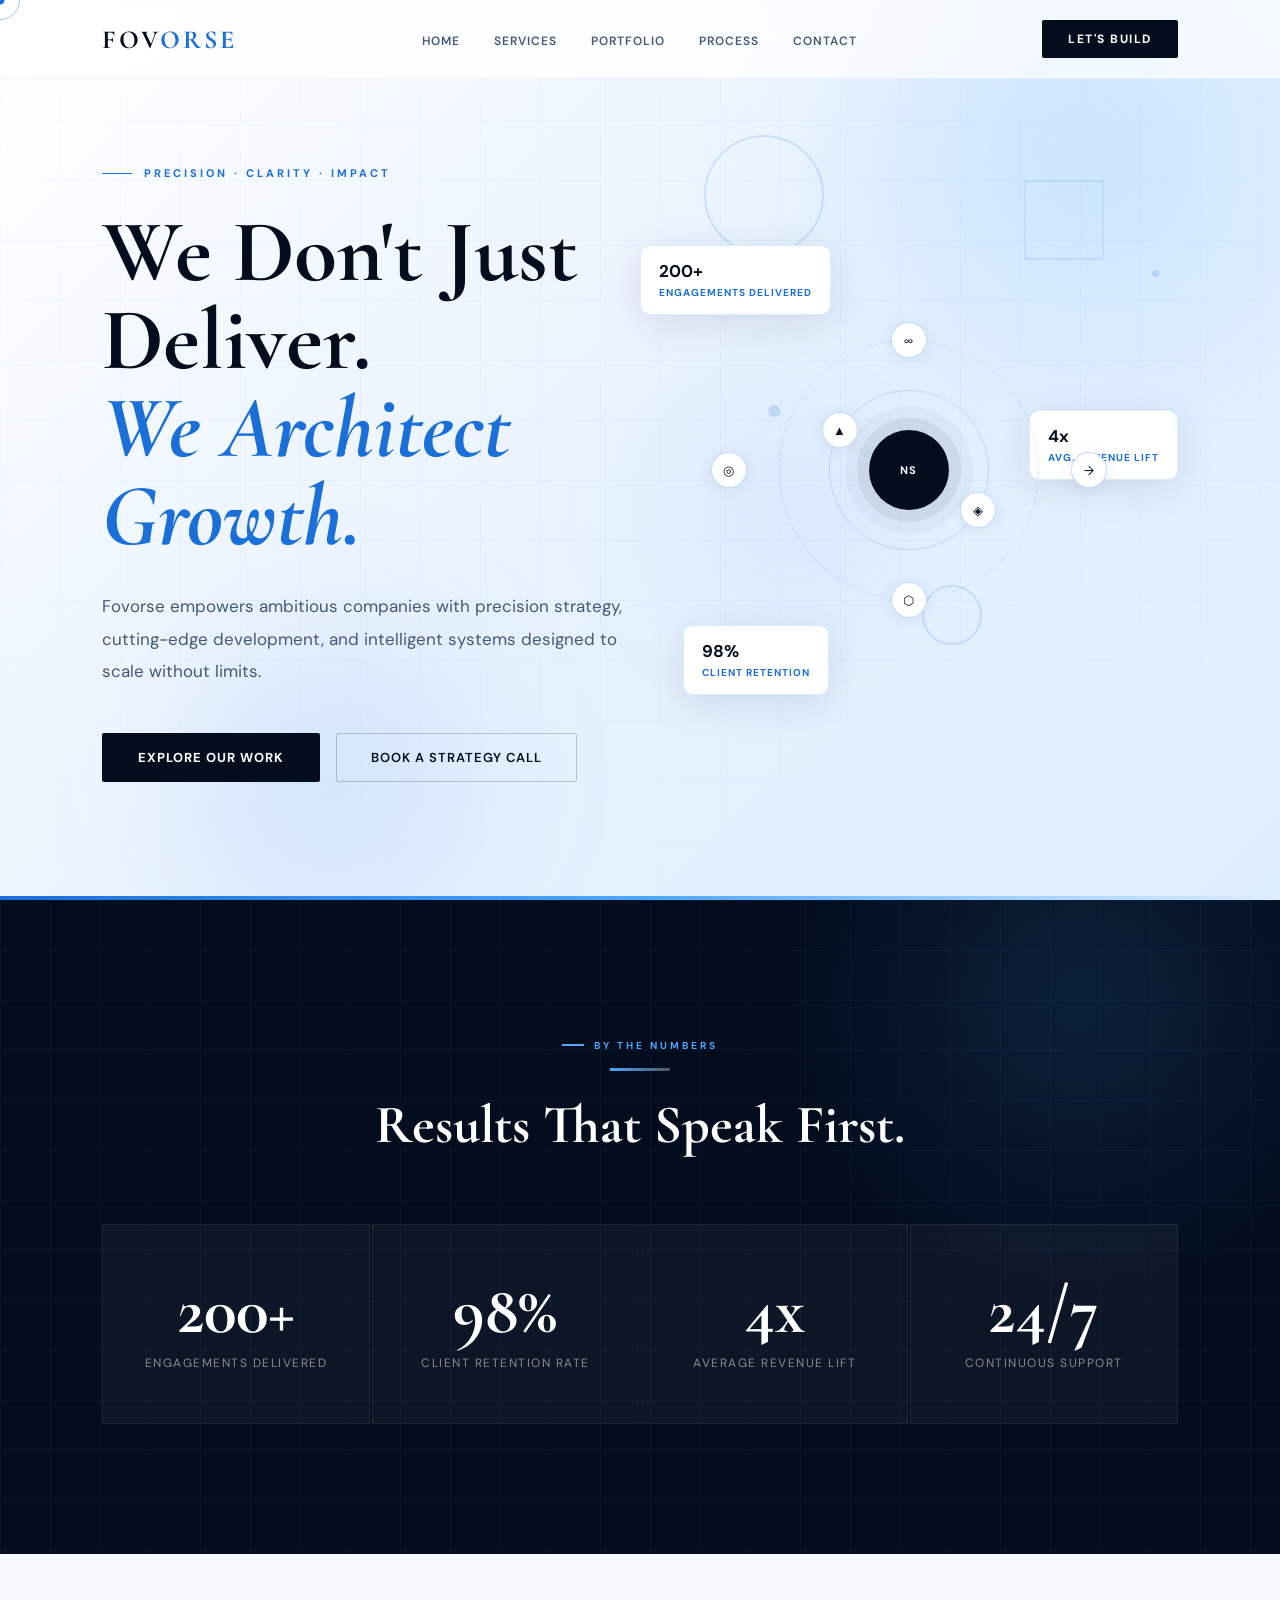
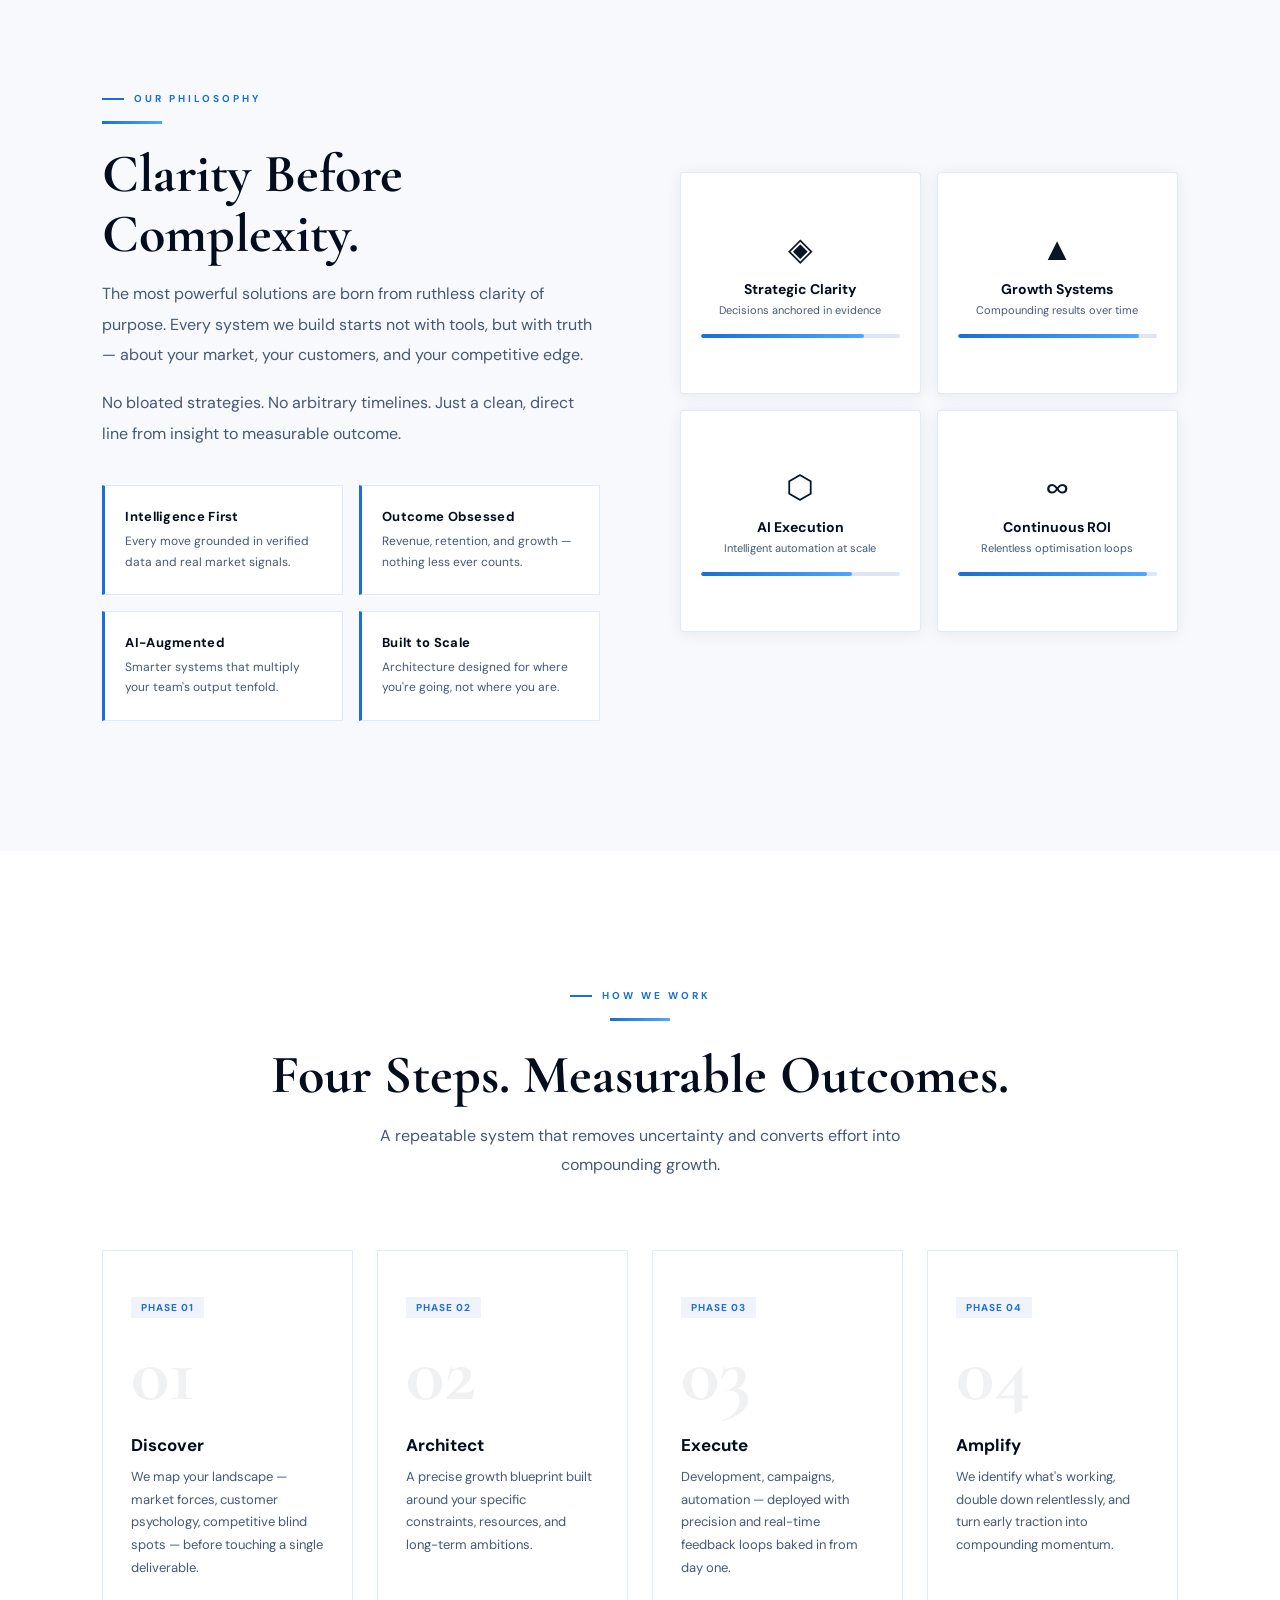
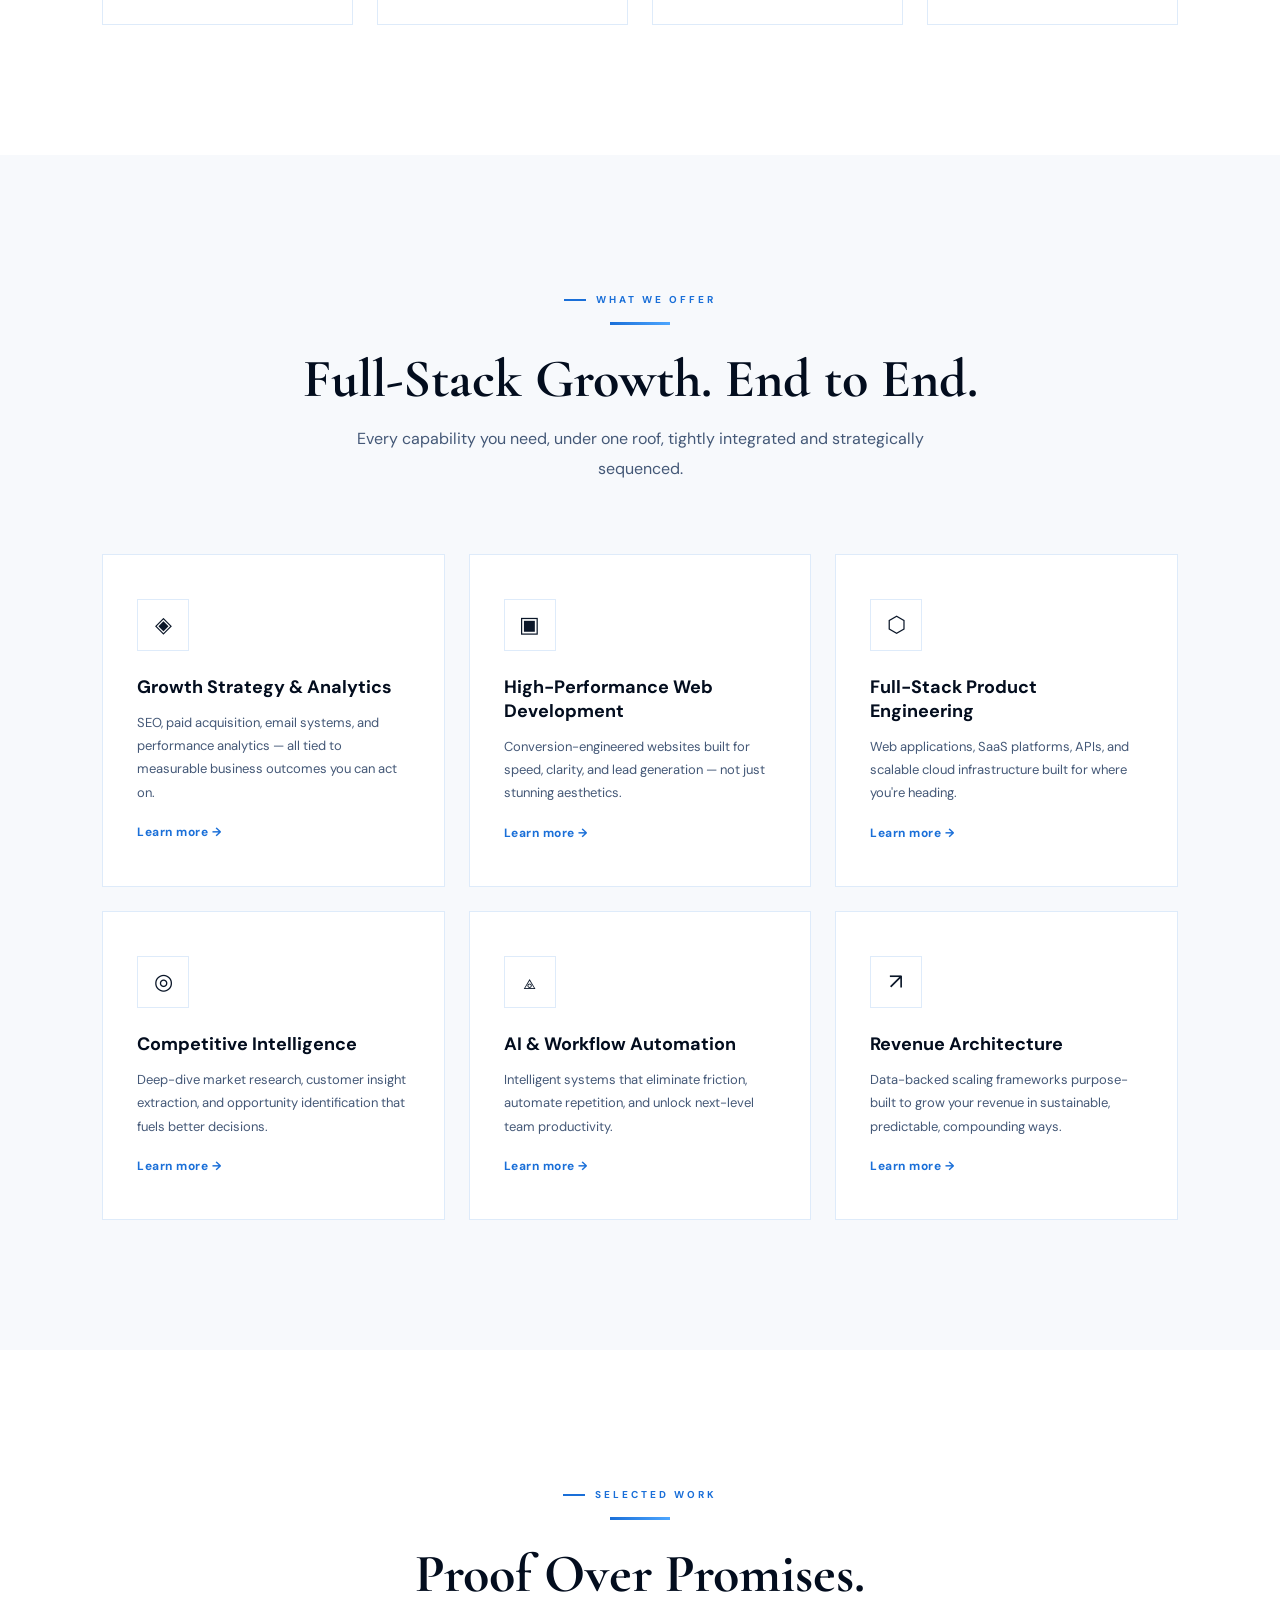
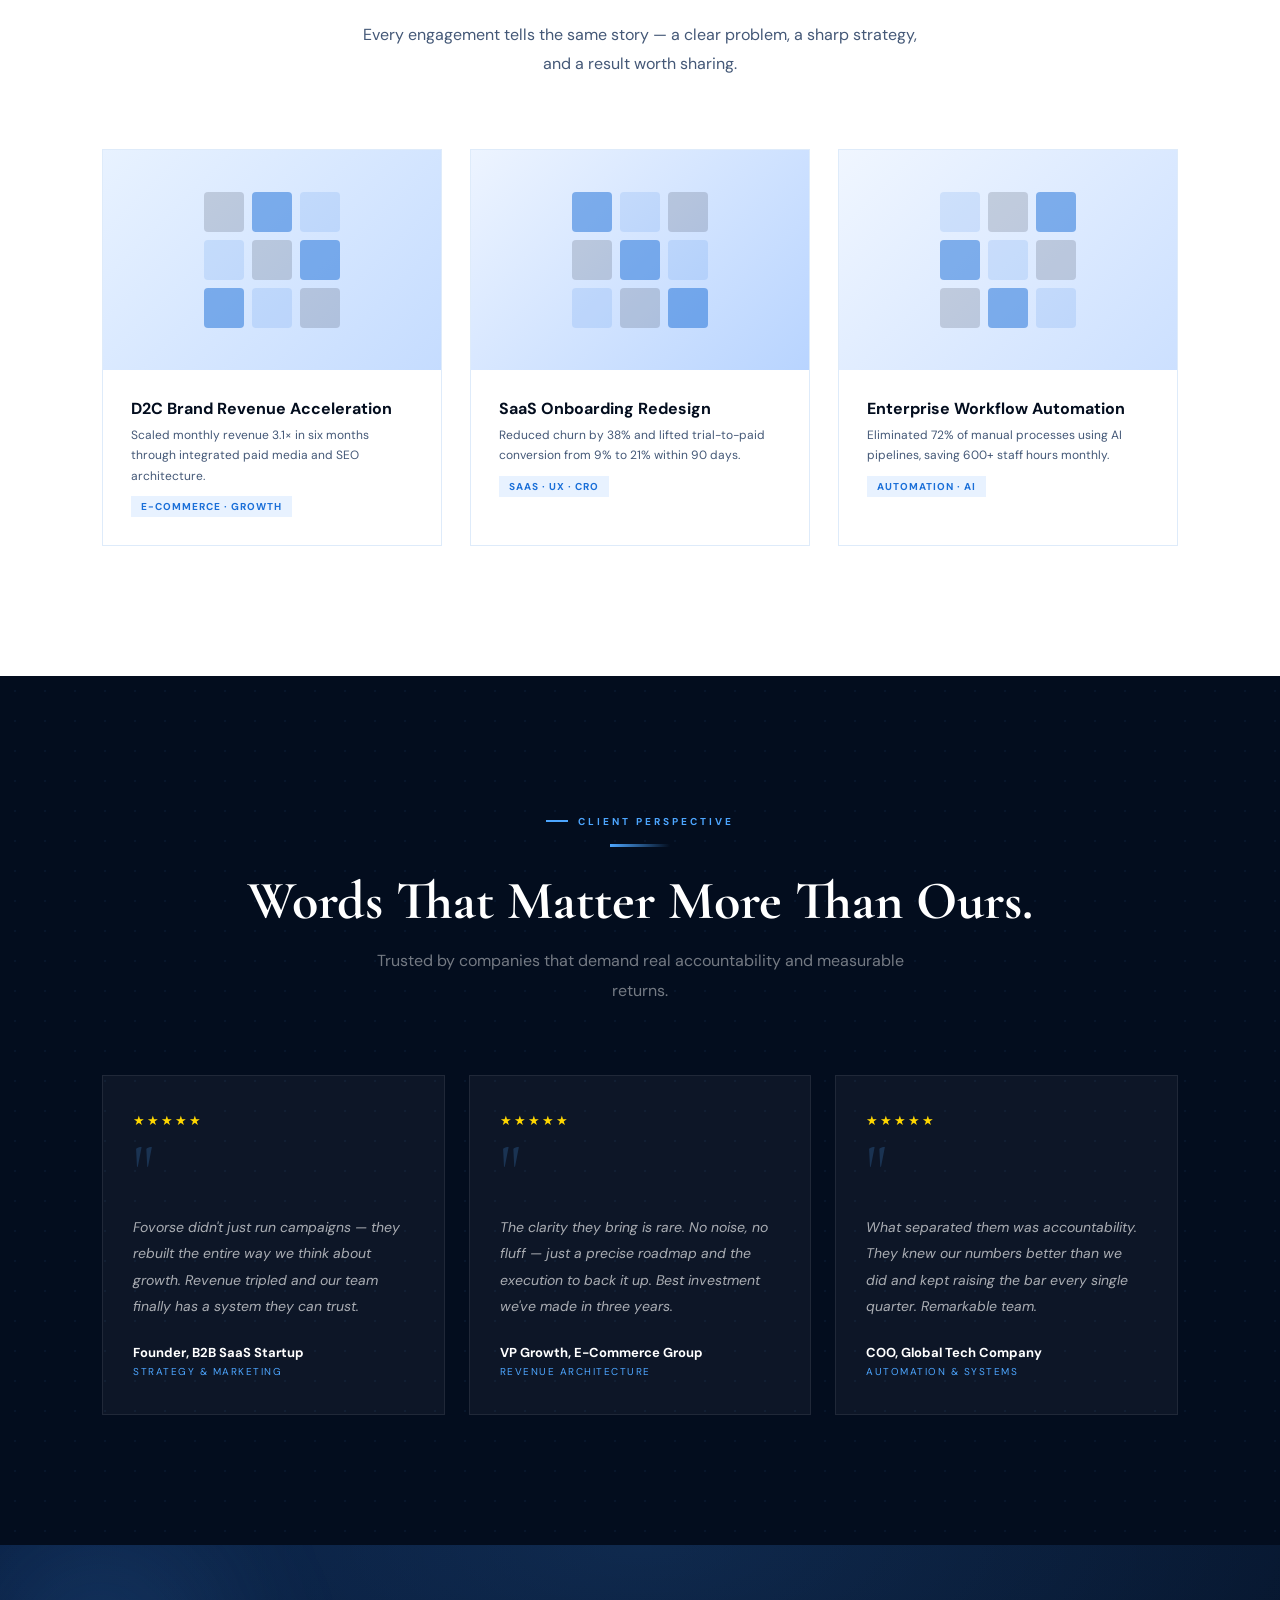
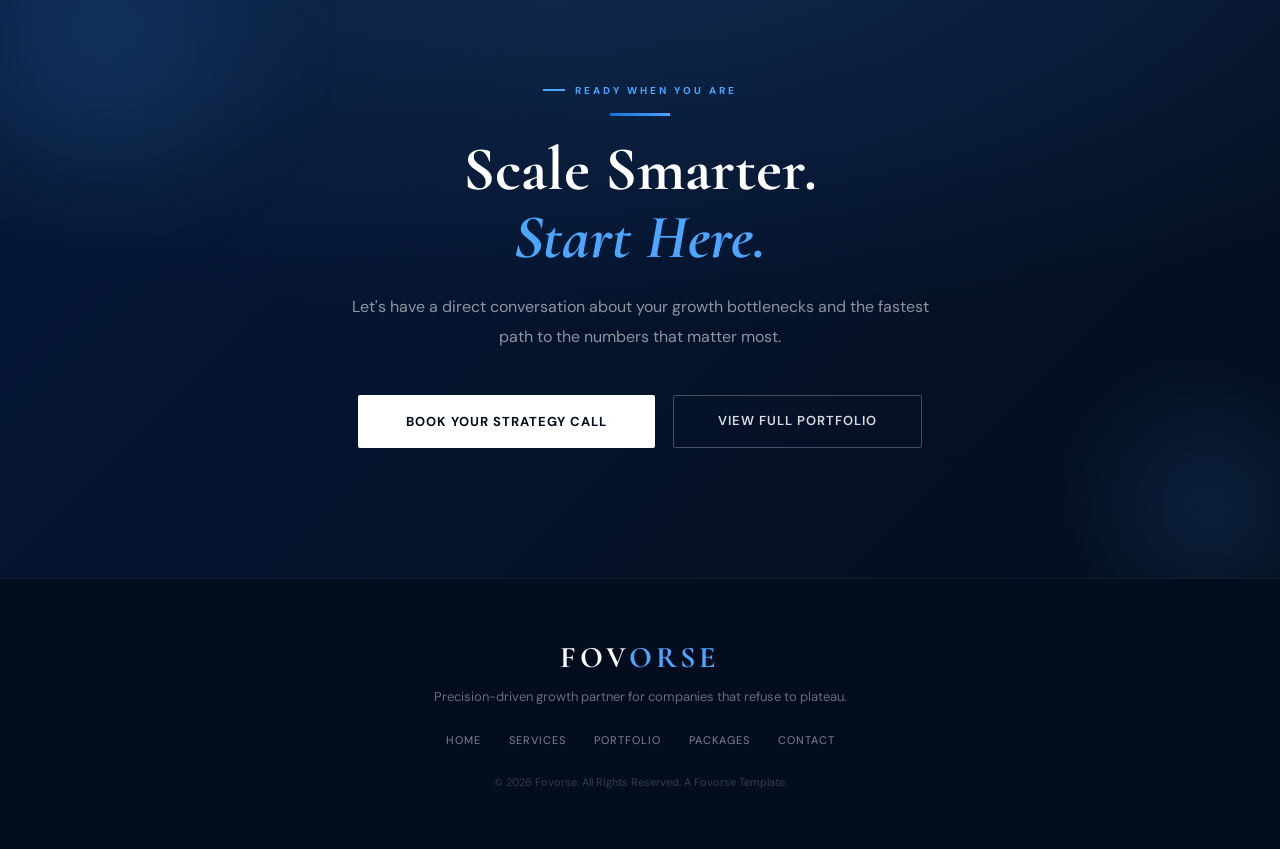
<file: template-2-dark-gradient.html>
<!DOCTYPE html>
<html lang="en">
<head>
    <meta charset="UTF-8">
    <meta name="viewport" content="width=device-width, initial-scale=1.0">
    <title> Fovorse | Precision-Driven Excellence</title>
    <link href="https://fonts.googleapis.com/css2?family=Cormorant+Garamond:ital,wght@0,400;0,600;0,700;1,400;1,700&family=DM+Sans:wght@300;400;500;600;700&display=swap" rel="stylesheet">
    <style>
        /* ═══════════════════════════════════════════════
           DESIGN SYSTEM — WHITE + DEEP NAVY + ICE BLUE
        ═══════════════════════════════════════════════ */
        :root {
            --navy:       #030d1e;
            --navy-mid:   #06193a;
            --navy-soft:  #0d2a57;
            --ice:        #1a6fd8;
            --ice-bright: #4da6ff;
            --ice-pale:   #e8f2ff;
            --white:      #ffffff;
            --off-white:  #f7f9fc;
            --grey-10:    #f0f4fa;
            --grey-20:    #dce6f5;
            --grey-60:    #7a90b0;
            --text:       #0a1628;
            --text-soft:  #445877;
            --border:     rgba(26,111,216,0.14);
            --shadow-sm:  0 2px 16px rgba(3,13,30,0.07);
            --shadow-md:  0 8px 40px rgba(3,13,30,0.10);
            --shadow-lg:  0 20px 70px rgba(3,13,30,0.13);
            --glow:       0 0 40px rgba(77,166,255,0.18);
        }

        *, *::before, *::after { margin:0; padding:0; box-sizing:border-box; }
        html { scroll-behavior: smooth; }

        body {
            font-family: 'DM Sans', sans-serif;
            background: var(--white);
            color: var(--text);
            overflow-x: hidden;
            cursor: none;
        }

        /* ─── CUSTOM CURSOR ─────────────────────────── */
        .cur-dot {
            position: fixed; z-index: 99999;
            width: 9px; height: 9px;
            background: var(--ice);
            border-radius: 50%;
            pointer-events: none;
            transform: translate(-50%,-50%);
            transition: width .2s, height .2s, background .2s;
        }
        .cur-ring {
            position: fixed; z-index: 99998;
            width: 40px; height: 40px;
            border: 1.5px solid rgba(26,111,216,0.4);
            border-radius: 50%;
            pointer-events: none;
            transform: translate(-50%,-50%);
        }
        .cur-dot.hover { width:16px; height:16px; background: var(--navy); }
        .cur-ring.hover { width:56px; height:56px; border-color: rgba(26,111,216,0.6); }

        /* ─── PROGRESS BAR ──────────────────────────── */
        .progress-bar {
            position: fixed; top:0; left:0; height:3px; z-index:9999;
            background: linear-gradient(90deg, var(--ice), var(--ice-bright), var(--navy));
            width: 0%; transition: width .08s linear;
        }

        /* ─── ANIMATED HERO BACKGROUND ─────────────── */
        .hero-bg {
            position: absolute; inset: 0; overflow: hidden; z-index: 0;
            background: linear-gradient(135deg, var(--white) 0%, var(--ice-pale) 50%, #ddeeff 100%);
        }

        /* Animated mesh blobs */
        .blob {
            position: absolute; border-radius: 50%;
            filter: blur(70px);
            animation: blobFloat 12s ease-in-out infinite;
        }
        .blob-1 {
            width: 600px; height: 600px;
            background: radial-gradient(circle, rgba(77,166,255,0.22), transparent 70%);
            top: -150px; right: -100px;
            animation-duration: 14s;
        }
        .blob-2 {
            width: 400px; height: 400px;
            background: radial-gradient(circle, rgba(26,111,216,0.15), transparent 70%);
            bottom: -80px; left: 10%;
            animation-duration: 18s; animation-delay: -6s;
        }
        .blob-3 {
            width: 300px; height: 300px;
            background: radial-gradient(circle, rgba(26,111,216,0.10), transparent 70%);
            top: 40%; left: 50%;
            animation-duration: 10s; animation-delay: -3s;
        }
        @keyframes blobFloat {
            0%,100% { transform: translate(0,0) scale(1); }
            33%      { transform: translate(30px,-40px) scale(1.05); }
            66%      { transform: translate(-20px,20px) scale(0.97); }
        }

        /* Floating geometric shapes */
        .geo {
            position: absolute; pointer-events: none;
            animation: geoFloat 10s ease-in-out infinite;
        }
        @keyframes geoFloat {
            0%,100% { transform: translateY(0) rotate(0deg); }
            50%      { transform: translateY(-24px) rotate(8deg); }
        }
        .geo-ring {
            border: 2px solid rgba(26,111,216,0.15);
            border-radius: 50%;
        }
        .geo-sq {
            border: 2px solid rgba(26,111,216,0.10);
            transform-origin: center;
            animation: geoSpin 20s linear infinite;
        }
        @keyframes geoSpin {
            from { transform: rotate(0deg); }
            to   { transform: rotate(360deg); }
        }
        .geo-dot {
            background: rgba(26,111,216,0.18);
            border-radius: 50%;
        }

        /* Animated grid lines */
        .grid-lines {
            position: absolute; inset: 0; z-index: 0;
            background-image:
                linear-gradient(rgba(26,111,216,0.04) 1px, transparent 1px),
                linear-gradient(90deg, rgba(26,111,216,0.04) 1px, transparent 1px);
            background-size: 60px 60px;
            mask-image: radial-gradient(ellipse 80% 60% at 50% 40%, black 40%, transparent 100%);
        }

        /* ─── NAVBAR ────────────────────────────────── */
        .navbar {
            position: fixed; top:0; width:100%;
            padding: 20px 8%;
            display: flex; justify-content: space-between; align-items: center;
            z-index: 1000;
            background: rgba(255,255,255,0.7);
            backdrop-filter: blur(20px);
            border-bottom: 1px solid rgba(26,111,216,0.08);
            transition: all 0.4s ease;
        }
        .navbar.scrolled {
            padding: 13px 8%;
            background: rgba(255,255,255,0.97);
            border-bottom-color: rgba(26,111,216,0.16);
            box-shadow: var(--shadow-md);
        }
        .logo {
            font-family: 'Cormorant Garamond', serif;
            font-size: 26px; font-weight: 700;
            color: var(--navy); letter-spacing: 3px;
        }
        .logo span { color: var(--ice); }
        .nav-links { list-style:none; display:flex; gap:34px; }
        .nav-links a {
            text-decoration: none; color: var(--text-soft);
            font-size: 12px; font-weight: 600; letter-spacing: 1px;
            text-transform: uppercase; position: relative; transition: color 0.3s;
        }
        .nav-links a::after {
            content:''; position:absolute; bottom:-5px; left:0;
            width:0; height:2px;
            background: var(--ice);
            transition: width 0.4s ease;
        }
        .nav-links a:hover { color: var(--navy); }
        .nav-links a:hover::after { width:100%; }
        .btn-nav {
            background: var(--navy);
            color: var(--white);
            padding: 11px 26px; border:none; border-radius: 2px;
            font-family: 'DM Sans', sans-serif;
            font-size: 12px; font-weight: 700;
            letter-spacing: 1.5px; text-transform: uppercase;
            cursor: none; transition: all 0.35s ease;
        }
        .btn-nav:hover {
            background: var(--ice);
            transform: translateY(-2px);
            box-shadow: 0 8px 24px rgba(26,111,216,0.35);
        }

        /* ─── HERO ──────────────────────────────────── */
        .hero {
            min-height: 100vh;
            display: flex; align-items: center;
            padding: 140px 8% 100px;
            position: relative; overflow: hidden;
        }
        .hero-left { flex:1; max-width:680px; position:relative; z-index:2; }

        .hero-eyebrow {
            display: inline-flex; align-items: center; gap: 12px;
            color: var(--ice); font-size: 11px; font-weight: 700;
            letter-spacing: 3px; text-transform: uppercase;
            margin-bottom: 28px;
            opacity:0; animation: fadeUp 0.7s ease 0.2s forwards;
        }
        .hero-eyebrow::before { content:''; width:30px; height:1px; background:var(--ice); }

        .hero-title {
            font-family: 'Cormorant Garamond', serif;
            font-size: 88px; font-weight: 700;
            line-height: 1.0; margin-bottom: 30px;
            color: var(--navy);
            opacity:0; animation: fadeUp 0.9s ease 0.4s forwards;
        }
        .hero-title em { font-style:italic; color:var(--ice); display:block; }

        .hero-sub {
            font-size: 17px; color: var(--text-soft);
            line-height: 1.9; max-width: 520px; margin-bottom: 46px;
            opacity:0; animation: fadeUp 0.9s ease 0.6s forwards;
        }

        .hero-buttons {
            display:flex; gap:16px; flex-wrap:wrap;
            opacity:0; animation: fadeUp 0.9s ease 0.8s forwards;
        }

        /* Animated hero right side — CSS-only abstract visual */
        .hero-right {
            flex:1; display:flex; align-items:center; justify-content:center;
            position: relative; z-index:2;
            height: 500px;
        }
        .orbit-system {
            position: relative; width:380px; height:380px;
        }
        .orbit-center {
            position: absolute; top:50%; left:50%;
            transform: translate(-50%,-50%);
            width: 80px; height: 80px;
            background: var(--navy);
            border-radius: 50%;
            display: flex; align-items:center; justify-content:center;
            color: white; font-size: 11px; font-weight:700; letter-spacing:1px;
            box-shadow: 0 0 0 12px rgba(3,13,30,0.06), 0 0 0 24px rgba(3,13,30,0.03);
            animation: centerPulse 3s ease-in-out infinite;
        }
        @keyframes centerPulse {
            0%,100% { box-shadow: 0 0 0 12px rgba(26,111,216,0.12), 0 0 0 28px rgba(26,111,216,0.05); }
            50%      { box-shadow: 0 0 0 20px rgba(26,111,216,0.18), 0 0 0 44px rgba(26,111,216,0.07); }
        }
        .orbit-ring {
            position:absolute; top:50%; left:50%;
            border: 1.5px solid rgba(26,111,216,0.18);
            border-radius:50%;
            transform: translate(-50%,-50%);
        }
        .orbit-ring:nth-child(2) { width:160px; height:160px; animation: spinOrbit 8s linear infinite; }
        .orbit-ring:nth-child(3) { width:260px; height:260px; animation: spinOrbit 14s linear infinite reverse; border-style:dashed; }
        .orbit-ring:nth-child(4) { width:360px; height:360px; animation: spinOrbit 20s linear infinite; }
        @keyframes spinOrbit { from{transform:translate(-50%,-50%) rotate(0deg);} to{transform:translate(-50%,-50%) rotate(360deg);} }

        .orbit-node {
            position:absolute; top:50%; left:50%;
            width: 36px; height: 36px;
            background: var(--white);
            border: 1.5px solid rgba(26,111,216,0.25);
            border-radius: 50%;
            display:flex; align-items:center; justify-content:center;
            font-size: 13px;
            box-shadow: var(--shadow-sm);
            /* positioned by JS below, or inline */
        }

        /* Floating cards in hero right */
        .float-card {
            position:absolute;
            background: var(--white);
            border: 1px solid var(--border);
            border-radius: 10px;
            padding: 14px 18px;
            box-shadow: var(--shadow-md);
            font-size: 12px; color: var(--text-soft); font-weight:500;
            white-space: nowrap;
        }
        .float-card strong { display:block; color:var(--navy); font-size:17px; font-weight:700; margin-bottom:2px; }
        .float-card span { color:var(--ice); font-size:10px; font-weight:700; letter-spacing:1px; text-transform:uppercase; }
        .fc-1 { top:5%;  left:0;   animation: fcFloat1 7s ease-in-out infinite; }
        .fc-2 { top:38%; right:0;  animation: fcFloat2 9s ease-in-out infinite; }
        .fc-3 { bottom:5%; left:8%; animation: fcFloat3 8s ease-in-out infinite; }
        @keyframes fcFloat1 { 0%,100%{transform:translateY(0);} 50%{transform:translateY(-16px);} }
        @keyframes fcFloat2 { 0%,100%{transform:translateY(0);} 50%{transform:translateY(14px);} }
        @keyframes fcFloat3 { 0%,100%{transform:translateY(0) rotate(-1deg);} 50%{transform:translateY(-10px) rotate(1deg);} }

        /* Dot accent bar */
        .hero-accent-line {
            position: absolute; left: 0; bottom: 0;
            width: 100%; height: 4px;
            background: linear-gradient(90deg, var(--ice) 0%, var(--ice-bright) 50%, transparent 100%);
            opacity: 0; animation: slideInLine 1s ease 1.2s forwards;
        }
        @keyframes slideInLine {
            from { transform:scaleX(0); transform-origin:left; opacity:0; }
            to   { transform:scaleX(1); transform-origin:left; opacity:1; }
        }

        /* ─── BUTTONS ───────────────────────────────── */
        .btn-primary {
            background: var(--navy); color: var(--white);
            padding: 16px 36px; border:none; border-radius:2px;
            font-family:'DM Sans',sans-serif; font-size:13px; font-weight:700;
            letter-spacing:1px; text-transform:uppercase;
            text-decoration:none; cursor:none;
            position:relative; overflow:hidden;
            transition: transform 0.3s, box-shadow 0.3s;
        }
        .btn-primary::before {
            content:''; position:absolute; inset:0;
            background: var(--ice);
            transform: translateX(-101%);
            transition: transform 0.45s cubic-bezier(0.77,0,0.175,1);
        }
        .btn-primary:hover { transform:translateY(-3px); box-shadow:0 12px 36px rgba(3,13,30,0.22); }
        .btn-primary:hover::before { transform:translateX(0); }
        .btn-primary span { position:relative; z-index:1; }

        .btn-ghost {
            background:transparent; color:var(--navy);
            padding:15px 34px; border:1.5px solid rgba(3,13,30,0.2);
            border-radius:2px; font-family:'DM Sans',sans-serif;
            font-size:13px; font-weight:600; letter-spacing:1px;
            text-transform:uppercase; text-decoration:none; cursor:none;
            transition: all 0.35s ease;
        }
        .btn-ghost:hover { border-color:var(--ice); color:var(--ice); transform:translateY(-3px); }

        /* ─── SECTIONS ──────────────────────────────── */
        section { padding: 130px 8%; position:relative; }

        .section-label {
            display:inline-flex; align-items:center; gap:10px;
            color:var(--ice); font-size:10px; font-weight:700;
            letter-spacing:3px; text-transform:uppercase; margin-bottom:16px;
        }
        .section-label::before { content:''; width:22px; height:2px; background:var(--ice); }

        .section-title {
            font-family:'Cormorant Garamond',serif;
            font-size:54px; font-weight:700;
            color:var(--navy); line-height:1.1; margin-bottom:16px;
        }
        .section-sub {
            color:var(--text-soft); font-size:16px;
            line-height:1.85; max-width:580px; margin:0 auto;
        }
        .section-header { text-align:center; margin-bottom:70px; }

        /* Animated divider */
        .divider {
            width:60px; height:3px;
            background:linear-gradient(90deg, var(--ice), var(--ice-bright));
            margin: 0 auto 20px;
            animation: divPulse 3s ease-in-out infinite;
        }
        @keyframes divPulse {
            0%,100%{ width:60px; opacity:1; }
            50%{ width:90px; opacity:0.7; }
        }
        .section-header .divider { margin-bottom:24px; }

        /* ─── STATS / TRUST ─────────────────────────── */
        .stats { background: var(--navy); overflow:hidden; }

        /* Animated background for stats section */
        .stats::before {
            content:''; position:absolute; inset:0;
            background-image:
                linear-gradient(rgba(77,166,255,0.05) 1px, transparent 1px),
                linear-gradient(90deg, rgba(77,166,255,0.05) 1px, transparent 1px);
            background-size: 50px 50px;
        }
        .stats::after {
            content:''; position:absolute;
            width:600px; height:600px; border-radius:50%;
            background: radial-gradient(circle, rgba(77,166,255,0.12), transparent 70%);
            top:-200px; right:-100px; pointer-events:none;
            animation: blobFloat 12s ease-in-out infinite;
        }
        .stats .section-title,
        .stats .section-label { color: var(--white); }
        .stats .section-label::before { background: var(--ice-bright); }
        .stats .section-label { color: var(--ice-bright); }
        .stats .divider { background: linear-gradient(90deg, var(--ice-bright), rgba(255,255,255,0.3)); }

        .stats-grid {
            display:grid; grid-template-columns:repeat(4,1fr);
            gap:2px; position:relative; z-index:2;
        }
        .stat-card {
            background: rgba(255,255,255,0.04);
            border: 1px solid rgba(255,255,255,0.07);
            padding: 52px 32px; text-align:center;
            position:relative; overflow:hidden;
            transition: all 0.5s cubic-bezier(0.23,1,0.32,1);
            opacity:0; transform:translateY(40px);
        }
        .stat-card.visible { opacity:1; transform:translateY(0); }
        .stat-card::before {
            content:''; position:absolute; top:0; left:0; right:0;
            height:3px;
            background: linear-gradient(90deg, var(--ice-bright), transparent);
            transform:scaleX(0); transform-origin:left;
            transition: transform 0.6s ease;
        }
        .stat-card:hover { background:rgba(77,166,255,0.09); transform:translateY(-8px); box-shadow: 0 20px 60px rgba(0,0,0,0.3); }
        .stat-card:hover::before { transform:scaleX(1); }
        .stat-num {
            font-family:'Cormorant Garamond',serif;
            font-size:68px; font-weight:700;
            color:var(--white); line-height:1; margin-bottom:10px;
        }
        .stat-label { color:rgba(255,255,255,0.5); font-size:12px; letter-spacing:1.5px; text-transform:uppercase; }

        /* ─── PHILOSOPHY ────────────────────────────── */
        .philosophy { background: var(--off-white); }
        .philosophy-wrap { display:grid; grid-template-columns:1fr 1fr; gap:80px; align-items:center; }

        .philosophy-text { color:var(--text-soft); font-size:16px; line-height:1.9; margin-bottom:18px; }

        .pillars { display:grid; grid-template-columns:1fr 1fr; gap:16px; margin-top:36px; }
        .pillar {
            background: var(--white);
            border: 1px solid var(--border);
            border-left: 3px solid var(--ice);
            padding: 22px 20px;
            transition: all 0.4s ease;
            opacity:0; transform:translateX(-20px);
        }
        .pillar.visible { opacity:1; transform:translateX(0); }
        .pillar:hover { transform:translateX(4px) translateY(-4px); box-shadow:var(--shadow-md); border-left-color:var(--navy); }
        .pillar h4 { font-size:13px; font-weight:700; color:var(--navy); margin-bottom:6px; letter-spacing:0.3px; }
        .pillar p  { font-size:12px; color:var(--text-soft); line-height:1.7; }

        /* Animated visual grid right side */
        .vis-grid {
            display:grid; grid-template-columns:1fr 1fr;
            grid-template-rows:1fr 1fr;
            gap:16px; height:460px;
        }
        .vis-cell {
            background: var(--white);
            border: 1px solid var(--border);
            border-radius:4px;
            display:flex; flex-direction:column;
            align-items:center; justify-content:center;
            text-align:center; padding:28px 20px;
            position:relative; overflow:hidden;
            transition: all 0.5s ease;
            opacity:0; transform:scale(0.94);
            box-shadow: var(--shadow-sm);
        }
        .vis-cell.visible { opacity:1; transform:scale(1); }
        .vis-cell:hover { transform:scale(1.04); box-shadow:var(--shadow-lg); border-color:rgba(26,111,216,0.3); }
        .vis-cell::before {
            content:''; position:absolute; inset:0;
            background: linear-gradient(135deg, rgba(26,111,216,0.04), transparent);
            opacity:0; transition:opacity 0.4s;
        }
        .vis-cell:hover::before { opacity:1; }
        .vis-cell-icon {
            font-size:32px; margin-bottom:10px;
            display:block;
            animation: iconBob 4s ease-in-out infinite;
        }
        @keyframes iconBob {
            0%,100%{ transform:translateY(0); }
            50%{ transform:translateY(-6px); }
        }
        .vis-cell h4 { font-size:14px; font-weight:700; color:var(--navy); margin-bottom:4px; }
        .vis-cell p  { font-size:11px; color:var(--text-soft); line-height:1.6; }
        .vis-cell.big { grid-column:span 2; }
        .vis-cell .vis-bar {
            width:100%; height:4px;
            background:var(--grey-20); border-radius:2px;
            margin-top:14px; overflow:hidden;
        }
        .vis-cell .vis-bar-fill {
            height:100%; background:linear-gradient(90deg, var(--ice), var(--ice-bright));
            border-radius:2px; width:0%;
            transition: width 1.4s cubic-bezier(0.23,1,0.32,1);
        }
        .vis-cell.visible .vis-bar-fill { width:var(--bar-w, 75%); }

        /* ─── PROCESS ───────────────────────────────── */
        .process { background:var(--white); }
        .process-grid { display:grid; grid-template-columns:repeat(4,1fr); gap:24px; }

        .process-card {
            background: var(--white);
            border: 1px solid var(--border);
            padding: 44px 28px;
            position:relative; overflow:hidden;
            transition: all 0.5s cubic-bezier(0.23,1,0.32,1);
            opacity:0; transform:translateY(50px);
            cursor:none;
        }
        .process-card.visible { opacity:1; transform:translateY(0); }

        /* Animated fill on hover */
        .process-card::after {
            content:''; position:absolute; inset:0;
            background: var(--navy);
            transform:translateY(101%);
            transition: transform 0.55s cubic-bezier(0.77,0,0.175,1);
            z-index:0;
        }
        .process-card > * { position:relative; z-index:1; transition:color 0.3s; }
        .process-card:hover::after { transform:translateY(0); }
        .process-card:hover { box-shadow:var(--shadow-lg); }
        .process-card:hover .process-num { color:rgba(255,255,255,0.1); }
        .process-card:hover h3 { color:var(--white); }
        .process-card:hover p  { color:rgba(255,255,255,0.65); }
        .process-card:hover .step-tag { background:rgba(77,166,255,0.2); color:var(--ice-bright); }

        .process-num {
            font-family:'Cormorant Garamond',serif;
            font-size:80px; font-weight:700;
            color:rgba(3,13,30,0.06); line-height:1;
            margin-bottom:20px; transition:color 0.3s;
        }
        .process-card h3 { font-size:17px; font-weight:700; color:var(--navy); margin-bottom:10px; }
        .process-card p  { font-size:13px; color:var(--text-soft); line-height:1.75; }
        .step-tag {
            display:inline-block;
            background:var(--grey-10); color:var(--ice);
            font-size:10px; font-weight:700; letter-spacing:1px; text-transform:uppercase;
            padding:4px 10px; margin-bottom:16px;
            transition:all 0.3s;
        }

        /* ─── SERVICES ──────────────────────────────── */
        .services { background:var(--off-white); }
        .services-grid { display:grid; grid-template-columns:repeat(3,1fr); gap:24px; }

        .service-card {
            background:var(--white);
            border:1px solid var(--border);
            padding: 44px 34px;
            position:relative; overflow:hidden;
            transition: all 0.5s cubic-bezier(0.23,1,0.32,1);
            opacity:0; transform:translateY(40px);
            cursor:none;
        }
        .service-card.visible { opacity:1; transform:translateY(0); }

        /* Sliding top border */
        .service-card::before {
            content:''; position:absolute; top:0; left:0; right:0;
            height:3px;
            background:linear-gradient(90deg, var(--ice), var(--ice-bright));
            transform:scaleX(0); transform-origin:left;
            transition:transform 0.5s ease;
        }
        .service-card:hover { transform:translateY(-10px); box-shadow:var(--shadow-lg); }
        .service-card:hover::before { transform:scaleX(1); }

        .service-icon-wrap {
            width:52px; height:52px;
            border:1.5px solid var(--border);
            display:flex; align-items:center; justify-content:center;
            margin-bottom:24px; font-size:22px;
            transition:all 0.4s;
            position:relative; overflow:hidden;
        }
        .service-icon-wrap::after {
            content:''; position:absolute; inset:0;
            background:var(--navy);
            transform:scale(0); border-radius:50%;
            transition:transform 0.4s;
        }
        .service-icon-wrap span { position:relative; z-index:1; transition:all 0.3s; }
        .service-card:hover .service-icon-wrap::after { transform:scale(2); }

        .service-card h3 { font-size:18px; font-weight:700; color:var(--navy); margin-bottom:12px; }
        .service-card p  { font-size:13px; color:var(--text-soft); line-height:1.8; }
        .service-arrow {
            display:inline-flex; align-items:center; gap:6px;
            color:var(--ice); font-size:12px; font-weight:700;
            letter-spacing:0.5px; margin-top:20px;
            transition:gap 0.3s;
        }
        .service-card:hover .service-arrow { gap:12px; }

        /* ─── PORTFOLIO ─────────────────────────────── */
        .portfolio { background:var(--white); }
        .portfolio-grid { display:grid; grid-template-columns:repeat(3,1fr); gap:28px; }

        .portfolio-card {
            border:1px solid var(--border);
            overflow:hidden; position:relative;
            transition:all 0.5s cubic-bezier(0.23,1,0.32,1);
            opacity:0; transform:translateY(40px);
            cursor:none;
        }
        .portfolio-card.visible { opacity:1; transform:translateY(0); }
        .portfolio-card:hover { transform:translateY(-12px); box-shadow:var(--shadow-lg); border-color:rgba(26,111,216,0.3); }

        .portfolio-img {
            height:220px; position:relative; overflow:hidden;
            background:var(--grey-10);
        }

        /* Animated abstract visual in each portfolio card */
        .p-visual {
            width:100%; height:100%;
            position:relative; display:flex; align-items:center; justify-content:center;
            overflow:hidden;
        }
        .p-visual-bg {
            position:absolute; inset:0;
            transition: transform 0.6s ease;
        }
        .portfolio-card:hover .p-visual-bg { transform:scale(1.07); }

        .pv-1 .p-visual-bg { background:linear-gradient(135deg, #e8f2ff 0%, #c5dcff 100%); }
        .pv-2 .p-visual-bg { background:linear-gradient(135deg, #edf4ff 0%, #b8d4ff 100%); }
        .pv-3 .p-visual-bg { background:linear-gradient(135deg, #f0f6ff 0%, #cce0ff 100%); }

        .pv-grid {
            position:relative; z-index:1;
            display:grid; grid-template-columns:repeat(3,40px);
            grid-template-rows:repeat(3,40px);
            gap:8px;
        }
        .pv-cell {
            background:rgba(26,111,216,0.12);
            border-radius:4px;
            transition:all 0.4s;
        }
        .pv-cell.dark { background:rgba(3,13,30,0.15); }
        .pv-cell.accent { background:var(--ice); opacity:0.5; }
        .portfolio-card:hover .pv-cell { background:rgba(26,111,216,0.2); }
        .portfolio-card:hover .pv-cell.dark { background:rgba(3,13,30,0.25); }

        .portfolio-info { padding:28px; background:var(--white); }
        .portfolio-info h3 { font-size:16px; font-weight:700; color:var(--navy); margin-bottom:6px; }
        .portfolio-info p  { font-size:12px; color:var(--text-soft); line-height:1.7; }
        .portfolio-tag {
            display:inline-block; margin-top:10px;
            background:var(--ice-pale); color:var(--ice);
            font-size:10px; font-weight:700; letter-spacing:1px;
            text-transform:uppercase; padding:4px 10px;
        }

        /* ─── TESTIMONIALS ──────────────────────────── */
        .testimonials { background:var(--navy); overflow:hidden; }
        .testimonials::before {
            content:''; position:absolute; inset:0;
            background-image:
                radial-gradient(rgba(77,166,255,0.06) 1px, transparent 1px);
            background-size:30px 30px;
        }
        .testimonials .section-title { color:var(--white); }
        .testimonials .section-label { color:var(--ice-bright); }
        .testimonials .section-label::before { background:var(--ice-bright); }
        .testimonials .section-sub { color:rgba(255,255,255,0.5); }
        .testimonials .divider { background:linear-gradient(90deg,var(--ice-bright),transparent); }

        .testimonials-grid { display:grid; grid-template-columns:repeat(3,1fr); gap:24px; position:relative; z-index:2; }

        .testimonial-card {
            background:rgba(255,255,255,0.04);
            border:1px solid rgba(255,255,255,0.08);
            padding:36px 30px; position:relative; overflow:hidden;
            transition:all 0.5s ease;
            opacity:0; transform:translateY(30px);
        }
        .testimonial-card.visible { opacity:1; transform:translateY(0); }
        .testimonial-card::before {
            content:''; position:absolute; inset:0;
            background:linear-gradient(135deg, rgba(77,166,255,0.08), transparent);
            opacity:0; transition:opacity 0.4s;
        }
        .testimonial-card:hover { border-color:rgba(77,166,255,0.3); transform:translateY(-8px); }
        .testimonial-card:hover::before { opacity:1; }

        .quote-mark {
            font-family:'Cormorant Garamond',serif; font-size:72px;
            color:var(--ice-bright); opacity:0.2; line-height:0.7;
            display:block; margin-bottom:18px;
        }
        .testimonial-text { font-size:14px; color:rgba(255,255,255,0.65); line-height:1.9; margin-bottom:24px; font-style:italic; }
        .testimonial-author { font-size:13px; font-weight:700; color:var(--white); }
        .testimonial-role { font-size:10px; color:var(--ice-bright); letter-spacing:1.5px; text-transform:uppercase; margin-top:4px; }

        /* Star rating */
        .stars { color:#FFD700; font-size:13px; margin-bottom:16px; letter-spacing:2px; }

        /* ─── CTA ───────────────────────────────────── */
        .cta-section {
            background:linear-gradient(135deg, var(--navy-mid), var(--navy));
            text-align:center; overflow:hidden;
        }
        .cta-section::before {
            content:''; position:absolute; inset:0;
            background: radial-gradient(ellipse 80% 60% at 50% 0%, rgba(77,166,255,0.14), transparent);
        }
        .cta-section .section-title { color:var(--white); font-size:64px; max-width:700px; margin:16px auto 20px; }
        .cta-section .section-label { color:var(--ice-bright); justify-content:center; }
        .cta-section .section-label::before { background:var(--ice-bright); }
        .cta-section .section-sub { margin-bottom:44px; color:rgba(255,255,255,0.55); }

        /* Animated CTA orb */
        .cta-orb {
            position:absolute; border-radius:50%;
            background:radial-gradient(circle, rgba(77,166,255,0.15), transparent 70%);
            filter:blur(40px); pointer-events:none;
        }
        .cta-orb-1 { width:400px; height:400px; top:-100px; left:-100px; animation:blobFloat 14s ease-in-out infinite; }
        .cta-orb-2 { width:300px; height:300px; bottom:-80px; right:-80px; animation:blobFloat 10s ease-in-out infinite reverse; }

        .cta-btns { display:flex; gap:18px; justify-content:center; flex-wrap:wrap; position:relative; z-index:2; }
        .btn-cta-primary {
            background:var(--white); color:var(--navy);
            padding:18px 48px; border:none; border-radius:2px;
            font-family:'DM Sans',sans-serif; font-size:13px; font-weight:700;
            letter-spacing:1px; text-transform:uppercase;
            text-decoration:none; cursor:none;
            transition:all 0.35s ease;
        }
        .btn-cta-primary:hover { background:var(--ice-bright); color:var(--white); transform:translateY(-4px); box-shadow:0 16px 44px rgba(0,0,0,0.35); }
        .btn-cta-ghost {
            background:transparent; color:rgba(255,255,255,0.85);
            padding:16px 44px; border:1.5px solid rgba(255,255,255,0.25);
            border-radius:2px; font-family:'DM Sans',sans-serif;
            font-size:13px; font-weight:600; letter-spacing:1px; text-transform:uppercase;
            text-decoration:none; cursor:none; transition:all 0.35s ease;
        }
        .btn-cta-ghost:hover { border-color:var(--ice-bright); color:var(--ice-bright); transform:translateY(-4px); }

        /* ─── FOOTER ────────────────────────────────── */
        .footer {
            padding:60px 8%; text-align:center;
            background:var(--navy); border-top:1px solid rgba(255,255,255,0.06);
        }
        .footer-logo {
            font-family:'Cormorant Garamond',serif;
            font-size:30px; font-weight:700; color:var(--white);
            letter-spacing:4px; margin-bottom:12px;
        }
        .footer-logo span { color:var(--ice-bright); }
        .footer-tagline { color:rgba(255,255,255,0.4); font-size:13px; margin-bottom:28px; }
        .footer-links { display:flex; gap:28px; justify-content:center; flex-wrap:wrap; margin-bottom:28px; }
        .footer-links a { color:rgba(255,255,255,0.5); text-decoration:none; font-size:11px; letter-spacing:1px; text-transform:uppercase; transition:color 0.3s; }
        .footer-links a:hover { color:var(--ice-bright); }
        .footer-copy { color:rgba(255,255,255,0.2); font-size:11px; }

        /* ─── SCROLL REVEAL ─────────────────────────── */
        .reveal { opacity:0; transform:translateY(48px); transition:opacity 0.8s ease, transform 0.8s ease; }
        .reveal.active { opacity:1; transform:translateY(0); }

        /* ─── KEYFRAMES ─────────────────────────────── */
        @keyframes fadeUp {
            from { opacity:0; transform:translateY(26px); }
            to   { opacity:1; transform:translateY(0); }
        }

        /* ─── RESPONSIVE ────────────────────────────── */
        @media(max-width:1100px) {
            .philosophy-wrap { grid-template-columns:1fr; }
            .vis-grid { height:260px; }
            .process-grid { grid-template-columns:repeat(2,1fr); }
            .hero-right { display:none; }
            .hero-title { font-size:64px; }
        }
        @media(max-width:900px) {
            .stats-grid { grid-template-columns:repeat(2,1fr); }
            .services-grid { grid-template-columns:1fr; }
            .portfolio-grid { grid-template-columns:1fr; }
            .testimonials-grid { grid-template-columns:1fr; }
            .section-title { font-size:40px; }
            .nav-links { display:none; }
        }
        @media(max-width:600px) {
            .hero-title { font-size:44px; }
            .stats-grid { grid-template-columns:1fr; }
            .process-grid { grid-template-columns:1fr; }
            .pillars { grid-template-columns:1fr; }
            .hero-buttons { flex-direction:column; }
            .cta-section .section-title { font-size:42px; }
        }
    </style>
</head>
<body>

    <!-- CURSOR -->
    <div class="cur-dot" id="curDot"></div>
    <div class="cur-ring" id="curRing"></div>

    <!-- PROGRESS BAR -->
    <div class="progress-bar" id="progressBar"></div>

    <!-- NAVBAR -->
    <header class="navbar" id="navbar">
        <div class="logo">FOV<span>ORSE</span></div>
        <nav>
            <ul class="nav-links">
                <li><a href="#home">Home</a></li>
                <li><a href="#services">Services</a></li>
                <li><a href="#portfolio">Portfolio</a></li>
                <li><a href="#process">Process</a></li>
                <li><a href="#contact">Contact</a></li>
            </ul>
        </nav>
        <button class="btn-nav">Let's Build</button>
    </header>

    <!-- ══════════════════ HERO ══════════════════ -->
    <section class="hero" id="home">

        <!-- Animated background -->
        <div class="hero-bg">
            <div class="grid-lines"></div>
            <div class="blob blob-1"></div>
            <div class="blob blob-2"></div>
            <div class="blob blob-3"></div>
            <!-- Floating geo shapes -->
            <div class="geo geo-ring" style="width:120px;height:120px;top:15%;left:55%;animation-delay:-2s;"></div>
            <div class="geo geo-ring" style="width:60px;height:60px;top:65%;left:72%;animation-delay:-5s;animation-duration:13s;"></div>
            <div class="geo geo-sq"   style="width:80px;height:80px;top:20%;left:80%;"></div>
            <div class="geo geo-dot"  style="width:12px;height:12px;top:45%;left:60%;animation-duration:6s;"></div>
            <div class="geo geo-dot"  style="width:7px;height:7px;top:30%;left:90%;animation-delay:-3s;"></div>
        </div>

        <div class="hero-left">
            <div class="hero-eyebrow">Precision · Clarity · Impact</div>
            <h1 class="hero-title">
                We Don't Just Deliver.<br>
                <em>We Architect Growth.</em>
            </h1>
            <p class="hero-sub">
                Fovorse empowers ambitious companies with precision strategy,
                cutting-edge development, and intelligent systems designed to
                scale without limits.
            </p>
            <div class="hero-buttons">
                <a href="#services" class="btn-primary"><span>Explore Our Work</span></a>
                <a href="#contact" class="btn-ghost">Book a Strategy Call</a>
            </div>
        </div>

        <!-- Animated orbit visual -->
        <div class="hero-right">
            <!-- Floating stat cards -->
            <div class="float-card fc-1">
                <strong>200+</strong>
                <span>Engagements delivered</span>
            </div>
            <div class="float-card fc-2">
                <strong>4x</strong>
                <span>Avg. revenue lift</span>
            </div>
            <div class="float-card fc-3">
                <strong>98%</strong>
                <span>Client retention</span>
            </div>

            <!-- Orbit system -->
            <div class="orbit-system">
                <div class="orbit-ring"></div>
                <div class="orbit-ring"></div>
                <div class="orbit-ring"></div>
                <div class="orbit-center">NS</div>
            </div>
        </div>

        <div class="hero-accent-line"></div>
    </section>

    <!-- ══════════════════ STATS ══════════════════ -->
    <section class="stats" id="stats">
        <div class="section-header reveal">
            <div class="section-label">By The Numbers</div>
            <div class="divider"></div>
            <h2 class="section-title">Results That Speak First.</h2>
        </div>
        <div class="stats-grid">
            <div class="stat-card">
                <div class="stat-num" data-target="200" data-suffix="+">0</div>
                <div class="stat-label">Engagements Delivered</div>
            </div>
            <div class="stat-card">
                <div class="stat-num" data-target="98" data-suffix="%">0</div>
                <div class="stat-label">Client Retention Rate</div>
            </div>
            <div class="stat-card">
                <div class="stat-num" data-target="4" data-suffix="x">0</div>
                <div class="stat-label">Average Revenue Lift</div>
            </div>
            <div class="stat-card">
                <div class="stat-num">24/7</div>
                <div class="stat-label">Continuous Support</div>
            </div>
        </div>
    </section>

    <!-- ══════════════════ PHILOSOPHY ══════════════════ -->
    <section class="philosophy" id="about">
        <div class="philosophy-wrap">
            <div class="reveal">
                <div class="section-label">Our Philosophy</div>
                <div class="divider" style="margin:0 0 20px;"></div>
                <h2 class="section-title">Clarity Before<br>Complexity.</h2>
                <p class="philosophy-text">
                    The most powerful solutions are born from ruthless clarity of purpose.
                    Every system we build starts not with tools, but with truth — about
                    your market, your customers, and your competitive edge.
                </p>
                <p class="philosophy-text">
                    No bloated strategies. No arbitrary timelines. Just a clean,
                    direct line from insight to measurable outcome.
                </p>
                <div class="pillars">
                    <div class="pillar">
                        <h4>Intelligence First</h4>
                        <p>Every move grounded in verified data and real market signals.</p>
                    </div>
                    <div class="pillar">
                        <h4>Outcome Obsessed</h4>
                        <p>Revenue, retention, and growth — nothing less ever counts.</p>
                    </div>
                    <div class="pillar">
                        <h4>AI-Augmented</h4>
                        <p>Smarter systems that multiply your team's output tenfold.</p>
                    </div>
                    <div class="pillar">
                        <h4>Built to Scale</h4>
                        <p>Architecture designed for where you're going, not where you are.</p>
                    </div>
                </div>
            </div>

            <div class="vis-grid reveal">
                <div class="vis-cell" style="--bar-w:82%;">
                    <span class="vis-cell-icon">◈</span>
                    <h4>Strategic Clarity</h4>
                    <p>Decisions anchored in evidence</p>
                    <div class="vis-bar"><div class="vis-bar-fill"></div></div>
                </div>
                <div class="vis-cell" style="--bar-w:91%;">
                    <span class="vis-cell-icon">▲</span>
                    <h4>Growth Systems</h4>
                    <p>Compounding results over time</p>
                    <div class="vis-bar"><div class="vis-bar-fill"></div></div>
                </div>
                <div class="vis-cell" style="--bar-w:76%;">
                    <span class="vis-cell-icon">⬡</span>
                    <h4>AI Execution</h4>
                    <p>Intelligent automation at scale</p>
                    <div class="vis-bar"><div class="vis-bar-fill"></div></div>
                </div>
                <div class="vis-cell" style="--bar-w:95%;">
                    <span class="vis-cell-icon">∞</span>
                    <h4>Continuous ROI</h4>
                    <p>Relentless optimisation loops</p>
                    <div class="vis-bar"><div class="vis-bar-fill"></div></div>
                </div>
            </div>
        </div>
    </section>

    <!-- ══════════════════ PROCESS ══════════════════ -->
    <section class="process" id="process">
        <div class="section-header reveal">
            <div class="section-label">How We Work</div>
            <div class="divider"></div>
            <h2 class="section-title">Four Steps. Measurable Outcomes.</h2>
            <p class="section-sub">A repeatable system that removes uncertainty and converts effort into compounding growth.</p>
        </div>
        <div class="process-grid">
            <div class="process-card">
                <div class="step-tag">Phase 01</div>
                <div class="process-num">01</div>
                <h3>Discover</h3>
                <p>We map your landscape — market forces, customer psychology, competitive blind spots — before touching a single deliverable.</p>
            </div>
            <div class="process-card">
                <div class="step-tag">Phase 02</div>
                <div class="process-num">02</div>
                <h3>Architect</h3>
                <p>A precise growth blueprint built around your specific constraints, resources, and long-term ambitions.</p>
            </div>
            <div class="process-card">
                <div class="step-tag">Phase 03</div>
                <div class="process-num">03</div>
                <h3>Execute</h3>
                <p>Development, campaigns, automation — deployed with precision and real-time feedback loops baked in from day one.</p>
            </div>
            <div class="process-card">
                <div class="step-tag">Phase 04</div>
                <div class="process-num">04</div>
                <h3>Amplify</h3>
                <p>We identify what's working, double down relentlessly, and turn early traction into compounding momentum.</p>
            </div>
        </div>
    </section>

    <!-- ══════════════════ SERVICES ══════════════════ -->
    <section class="services" id="services">
        <div class="section-header reveal">
            <div class="section-label">What We Offer</div>
            <div class="divider"></div>
            <h2 class="section-title">Full-Stack Growth. End to End.</h2>
            <p class="section-sub">Every capability you need, under one roof, tightly integrated and strategically sequenced.</p>
        </div>
        <div class="services-grid">
            <div class="service-card">
                <div class="service-icon-wrap"><span>◈</span></div>
                <h3>Growth Strategy & Analytics</h3>
                <p>SEO, paid acquisition, email systems, and performance analytics — all tied to measurable business outcomes you can act on.</p>
                <div class="service-arrow">Learn more →</div>
            </div>
            <div class="service-card">
                <div class="service-icon-wrap"><span>▣</span></div>
                <h3>High-Performance Web Development</h3>
                <p>Conversion-engineered websites built for speed, clarity, and lead generation — not just stunning aesthetics.</p>
                <div class="service-arrow">Learn more →</div>
            </div>
            <div class="service-card">
                <div class="service-icon-wrap"><span>⬡</span></div>
                <h3>Full-Stack Product Engineering</h3>
                <p>Web applications, SaaS platforms, APIs, and scalable cloud infrastructure built for where you're heading.</p>
                <div class="service-arrow">Learn more →</div>
            </div>
            <div class="service-card">
                <div class="service-icon-wrap"><span>◎</span></div>
                <h3>Competitive Intelligence</h3>
                <p>Deep-dive market research, customer insight extraction, and opportunity identification that fuels better decisions.</p>
                <div class="service-arrow">Learn more →</div>
            </div>
            <div class="service-card">
                <div class="service-icon-wrap"><span>⟁</span></div>
                <h3>AI & Workflow Automation</h3>
                <p>Intelligent systems that eliminate friction, automate repetition, and unlock next-level team productivity.</p>
                <div class="service-arrow">Learn more →</div>
            </div>
            <div class="service-card">
                <div class="service-icon-wrap"><span>↗</span></div>
                <h3>Revenue Architecture</h3>
                <p>Data-backed scaling frameworks purpose-built to grow your revenue in sustainable, predictable, compounding ways.</p>
                <div class="service-arrow">Learn more →</div>
            </div>
        </div>
    </section>

    <!-- ══════════════════ PORTFOLIO ══════════════════ -->
    <section class="portfolio" id="portfolio">
        <div class="section-header reveal">
            <div class="section-label">Selected Work</div>
            <div class="divider"></div>
            <h2 class="section-title">Proof Over Promises.</h2>
            <p class="section-sub">Every engagement tells the same story — a clear problem, a sharp strategy, and a result worth sharing.</p>
        </div>
        <div class="portfolio-grid">
            <div class="portfolio-card">
                <div class="portfolio-img pv-1">
                    <div class="p-visual">
                        <div class="p-visual-bg"></div>
                        <div class="pv-grid">
                            <div class="pv-cell dark"></div>
                            <div class="pv-cell accent"></div>
                            <div class="pv-cell"></div>
                            <div class="pv-cell"></div>
                            <div class="pv-cell dark"></div>
                            <div class="pv-cell accent"></div>
                            <div class="pv-cell accent"></div>
                            <div class="pv-cell"></div>
                            <div class="pv-cell dark"></div>
                        </div>
                    </div>
                </div>
                <div class="portfolio-info">
                    <h3>D2C Brand Revenue Acceleration</h3>
                    <p>Scaled monthly revenue 3.1× in six months through integrated paid media and SEO architecture.</p>
                    <span class="portfolio-tag">E-Commerce · Growth</span>
                </div>
            </div>
            <div class="portfolio-card">
                <div class="portfolio-img pv-2">
                    <div class="p-visual">
                        <div class="p-visual-bg"></div>
                        <div class="pv-grid">
                            <div class="pv-cell accent"></div>
                            <div class="pv-cell"></div>
                            <div class="pv-cell dark"></div>
                            <div class="pv-cell dark"></div>
                            <div class="pv-cell accent"></div>
                            <div class="pv-cell"></div>
                            <div class="pv-cell"></div>
                            <div class="pv-cell dark"></div>
                            <div class="pv-cell accent"></div>
                        </div>
                    </div>
                </div>
                <div class="portfolio-info">
                    <h3>SaaS Onboarding Redesign</h3>
                    <p>Reduced churn by 38% and lifted trial-to-paid conversion from 9% to 21% within 90 days.</p>
                    <span class="portfolio-tag">SaaS · UX · CRO</span>
                </div>
            </div>
            <div class="portfolio-card">
                <div class="portfolio-img pv-3">
                    <div class="p-visual">
                        <div class="p-visual-bg"></div>
                        <div class="pv-grid">
                            <div class="pv-cell"></div>
                            <div class="pv-cell dark"></div>
                            <div class="pv-cell accent"></div>
                            <div class="pv-cell accent"></div>
                            <div class="pv-cell"></div>
                            <div class="pv-cell dark"></div>
                            <div class="pv-cell dark"></div>
                            <div class="pv-cell accent"></div>
                            <div class="pv-cell"></div>
                        </div>
                    </div>
                </div>
                <div class="portfolio-info">
                    <h3>Enterprise Workflow Automation</h3>
                    <p>Eliminated 72% of manual processes using AI pipelines, saving 600+ staff hours monthly.</p>
                    <span class="portfolio-tag">Automation · AI</span>
                </div>
            </div>
        </div>
    </section>

    <!-- ══════════════════ TESTIMONIALS ══════════════════ -->
    <section class="testimonials" id="testimonials">
        <div class="section-header reveal">
            <div class="section-label">Client Perspective</div>
            <div class="divider"></div>
            <h2 class="section-title">Words That Matter More Than Ours.</h2>
            <p class="section-sub" style="color:rgba(255,255,255,0.45);">Trusted by companies that demand real accountability and measurable returns.</p>
        </div>
        <div class="testimonials-grid">
            <div class="testimonial-card">
                <div class="stars">★★★★★</div>
                <span class="quote-mark">"</span>
                <p class="testimonial-text">Fovorse didn't just run campaigns — they rebuilt the entire way we think about growth. Revenue tripled and our team finally has a system they can trust.</p>
                <div class="testimonial-author">Founder, B2B SaaS Startup</div>
                <div class="testimonial-role">Strategy & Marketing</div>
            </div>
            <div class="testimonial-card">
                <div class="stars">★★★★★</div>
                <span class="quote-mark">"</span>
                <p class="testimonial-text">The clarity they bring is rare. No noise, no fluff — just a precise roadmap and the execution to back it up. Best investment we've made in three years.</p>
                <div class="testimonial-author">VP Growth, E-Commerce Group</div>
                <div class="testimonial-role">Revenue Architecture</div>
            </div>
            <div class="testimonial-card">
                <div class="stars">★★★★★</div>
                <span class="quote-mark">"</span>
                <p class="testimonial-text">What separated them was accountability. They knew our numbers better than we did and kept raising the bar every single quarter. Remarkable team.</p>
                <div class="testimonial-author">COO, Global Tech Company</div>
                <div class="testimonial-role">Automation & Systems</div>
            </div>
        </div>
    </section>

    <!-- ══════════════════ CTA ══════════════════ -->
    <section class="cta-section reveal" id="contact">
        <div class="cta-orb cta-orb-1"></div>
        <div class="cta-orb cta-orb-2"></div>
        <div style="position:relative;z-index:2;">
            <div class="section-label" style="justify-content:center;">Ready When You Are</div>
            <div class="divider"></div>
            <h2 class="section-title" style="font-size:62px;max-width:700px;margin:16px auto 20px;color:var(--white);">
                Scale Smarter.<br><em style="font-style:italic;color:var(--ice-bright);">Start Here.</em>
            </h2>
            <p class="section-sub" style="margin-bottom:44px;">
                Let's have a direct conversation about your growth bottlenecks and the fastest path to the numbers that matter most.
            </p>
            <div class="cta-btns">
                <a href="contact.html" class="btn-cta-primary">Book Your Strategy Call</a>
                <a href="portfolio.html" class="btn-cta-ghost">View Full Portfolio</a>
            </div>
        </div>
    </section>

    <!-- FOOTER -->
    <footer class="footer">
        <div class="footer-logo">FOV<span>ORSE</span></div>
        <p class="footer-tagline">Precision-driven growth partner for companies that refuse to plateau.</p>
        <div class="footer-links">
            <a href="index.html">Home</a>
            <a href="services.html">Services</a>
            <a href="portfolio.html">Portfolio</a>
            <a href="packages.html">Packages</a>
            <a href="contact.html">Contact</a>
        </div>
        <p class="footer-copy">© 2026 Fovorse. All Rights Reserved. A Fovorse Template.</p>
    </footer>

    <script>
    /* ═══ CURSOR ═══ */
    const dot  = document.getElementById('curDot');
    const ring = document.getElementById('curRing');
    let rx=0, ry=0, dx=0, dy=0;

    document.addEventListener('mousemove', e => {
        dx = e.clientX; dy = e.clientY;
        dot.style.left = dx+'px'; dot.style.top = dy+'px';
    });
    function lerpRing() {
        rx += (dx - rx) * 0.1;
        ry += (dy - ry) * 0.1;
        ring.style.left = rx+'px'; ring.style.top = ry+'px';
        requestAnimationFrame(lerpRing);
    }
    lerpRing();

    document.querySelectorAll('a, button').forEach(el => {
        el.addEventListener('mouseenter', () => { dot.classList.add('hover'); ring.classList.add('hover'); });
        el.addEventListener('mouseleave', () => { dot.classList.remove('hover'); ring.classList.remove('hover'); });
    });

    /* ═══ NAVBAR ═══ */
    const navbar = document.getElementById('navbar');
    window.addEventListener('scroll', () => {
        navbar.classList.toggle('scrolled', window.scrollY > 60);
    });

    /* ═══ PROGRESS BAR ═══ */
    window.addEventListener('scroll', () => {
        const bar = document.getElementById('progressBar');
        const r = window.scrollY / (document.documentElement.scrollHeight - window.innerHeight);
        bar.style.width = (r * 100) + '%';
    });

    /* ═══ INTERSECTION OBSERVER — staggered reveals ═══ */
    const revealTargets = document.querySelectorAll(
        '.reveal, .stat-card, .process-card, .service-card, .portfolio-card, .testimonial-card, .pillar, .vis-cell'
    );

    const io = new IntersectionObserver((entries) => {
        entries.forEach(entry => {
            if (!entry.isIntersecting) return;
            const el   = entry.target;
            const sibs = Array.from(el.parentElement.children).filter(c => c.tagName === el.tagName && c.className === el.className);
            const idx  = sibs.indexOf(el);
            setTimeout(() => el.classList.add('visible', 'active'), idx * 110);
            io.unobserve(el);
        });
    }, { threshold: 0.1 });

    revealTargets.forEach(el => io.observe(el));

    /* ═══ COUNTER ANIMATION ═══ */
    const counterIO = new IntersectionObserver(entries => {
        entries.forEach(entry => {
            if (!entry.isIntersecting) return;
            const el     = entry.target;
            const target = +el.getAttribute('data-target');
            const suffix = el.getAttribute('data-suffix') || '';
            if (!target) return;
            let cur = 0;
            const step = target / 55;
            const t = setInterval(() => {
                cur = Math.min(cur + step, target);
                el.textContent = Math.ceil(cur) + suffix;
                if (cur >= target) clearInterval(t);
            }, 18);
            counterIO.unobserve(el);
        });
    }, { threshold: 0.5 });

    document.querySelectorAll('.stat-num[data-target]').forEach(el => counterIO.observe(el));

    /* ═══ CARD MOUSE GLOW ═══ */
    document.querySelectorAll('.process-card, .service-card, .portfolio-card, .stat-card, .testimonial-card, .vis-cell').forEach(card => {
        card.addEventListener('mousemove', e => {
            const r = card.getBoundingClientRect();
            const x = e.clientX - r.left;
            const y = e.clientY - r.top;
            // Only apply glow to light cards (not process-card which has dark fill)
            if (!card.classList.contains('process-card')) {
                card.style.background = `radial-gradient(circle at ${x}px ${y}px, rgba(26,111,216,0.07), rgba(255,255,255,1) 70%)`;
            }
        });
        card.addEventListener('mouseleave', () => {
            if (!card.classList.contains('process-card')) card.style.background = '';
        });
    });

    /* ═══ HERO ORBIT NODE PLACEMENT ═══ */
    const orbitSystem = document.querySelector('.orbit-system');
    if (orbitSystem) {
        const nodes = [
            { r: 80, angle: 30,  label: '◈' },
            { r: 80, angle: 210, label: '▲' },
            { r: 130, angle: 90,  label: '⬡' },
            { r: 130, angle: 270, label: '∞' },
            { r: 180, angle: 0,   label: '→' },
            { r: 180, angle: 180, label: '◎' },
        ];
        nodes.forEach(n => {
            const rad = n.angle * Math.PI / 180;
            const x   = 190 + n.r * Math.cos(rad) - 18;
            const y   = 190 + n.r * Math.sin(rad) - 18;
            const el  = document.createElement('div');
            el.className = 'orbit-node';
            el.textContent = n.label;
            el.style.left = x + 'px';
            el.style.top  = y + 'px';
            orbitSystem.appendChild(el);
        });
    }

    /* ═══ PAGE FADE-IN ═══ */
    document.body.style.opacity = '0';
    window.addEventListener('load', () => {
        document.body.style.transition = 'opacity 1s ease';
        document.body.style.opacity = '1';
    });
    </script>

</body>
</html>
</file>
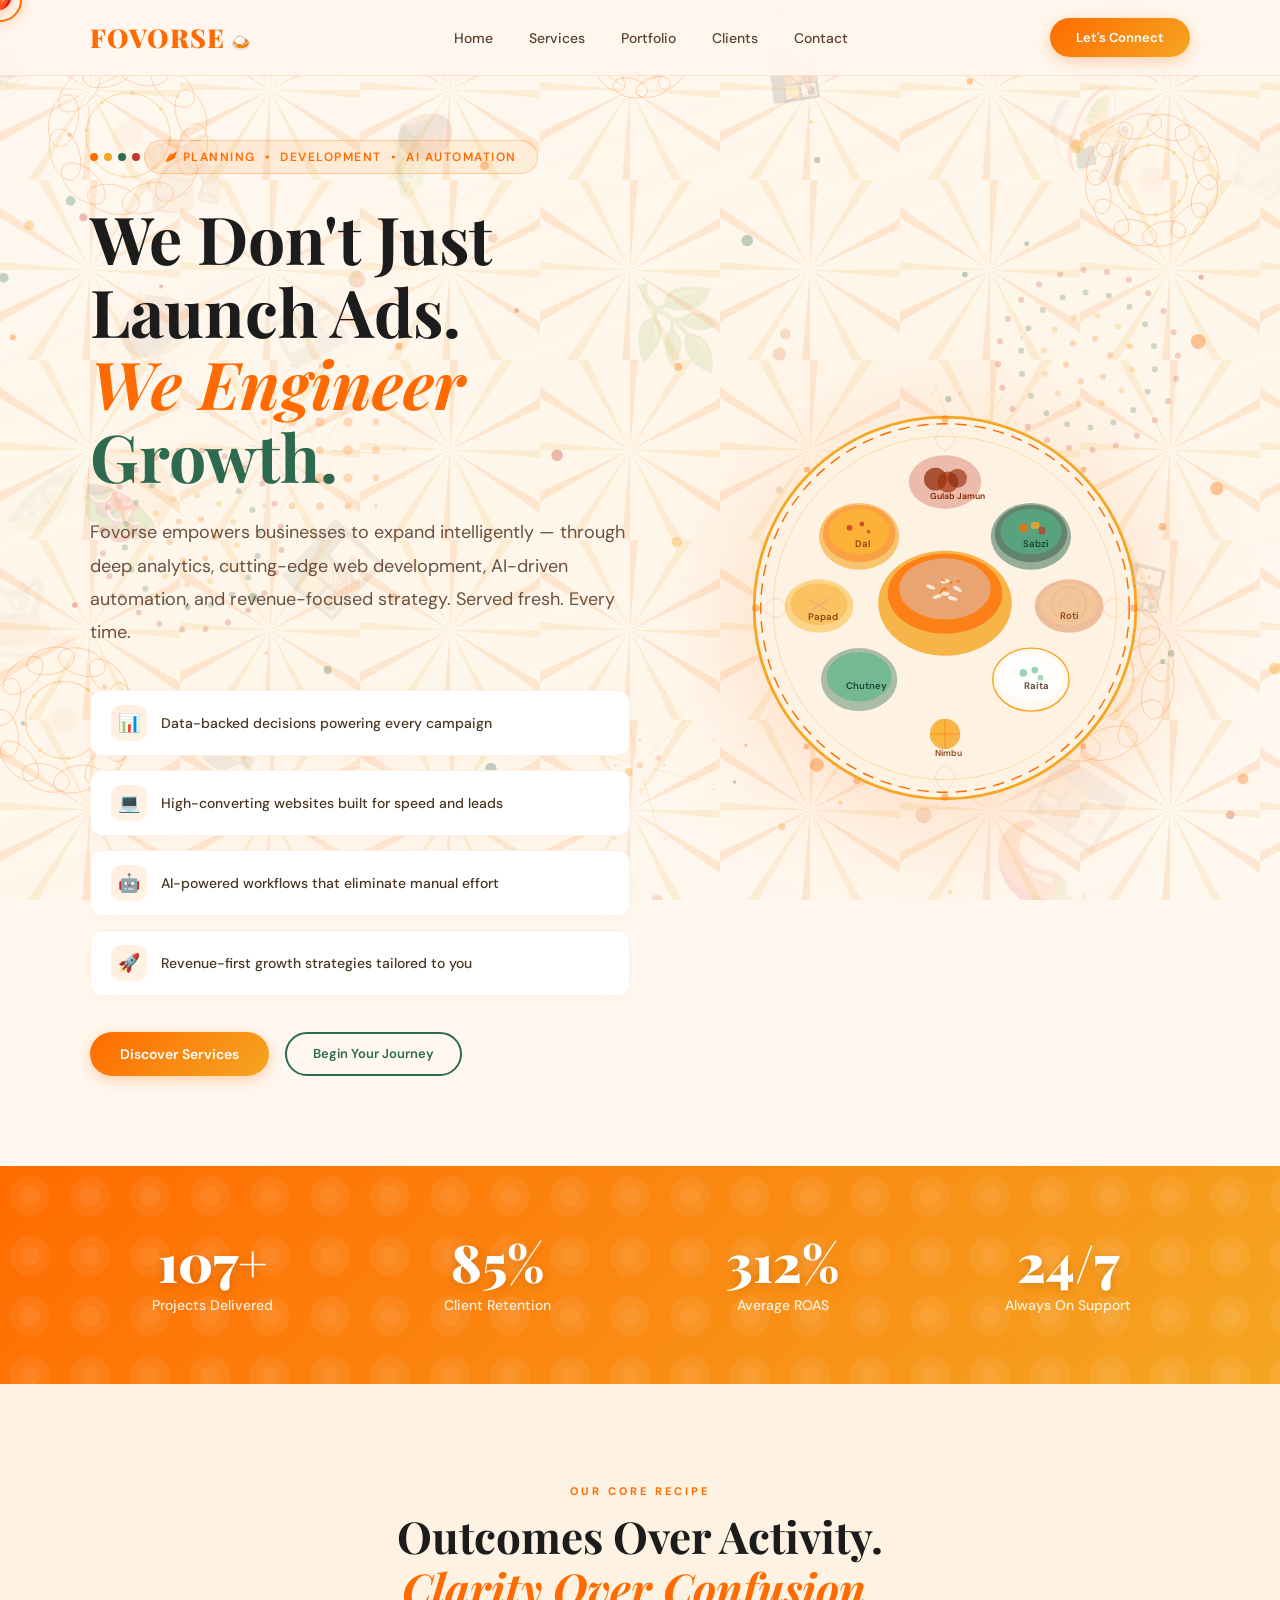
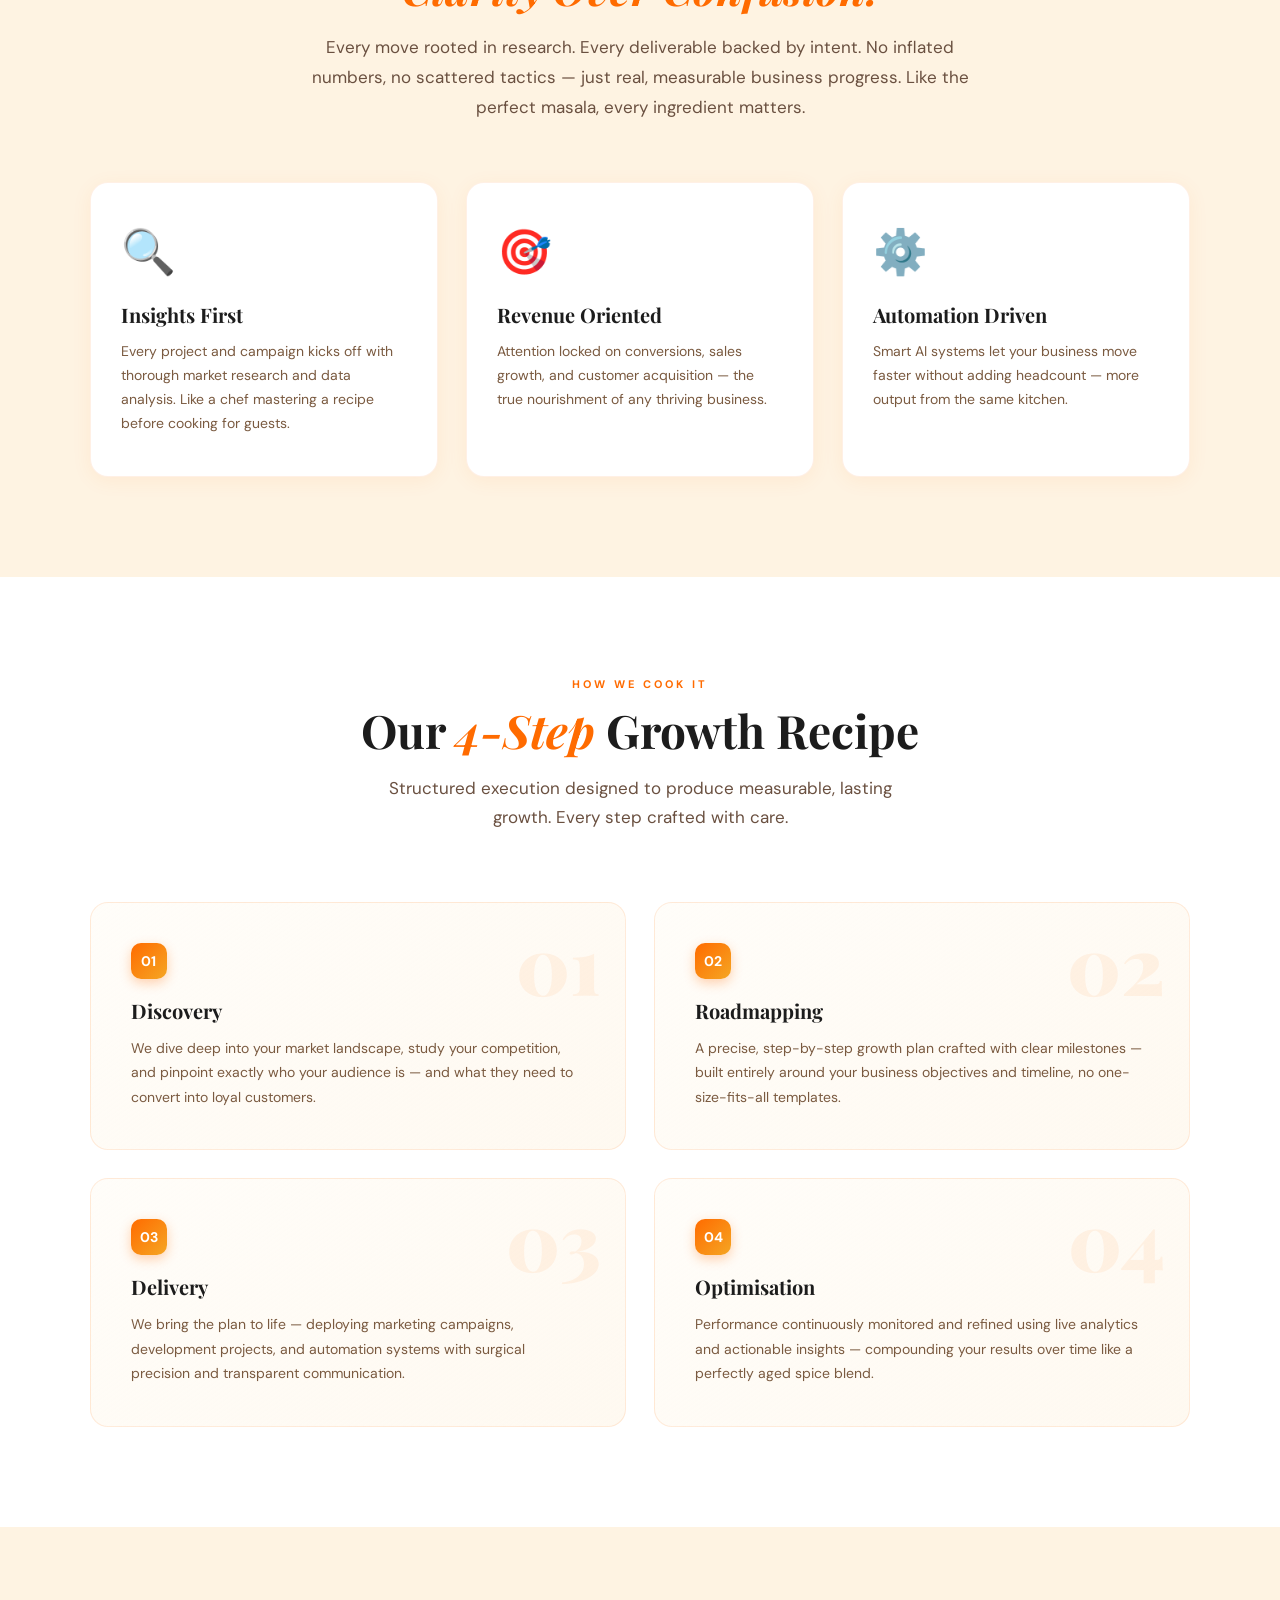
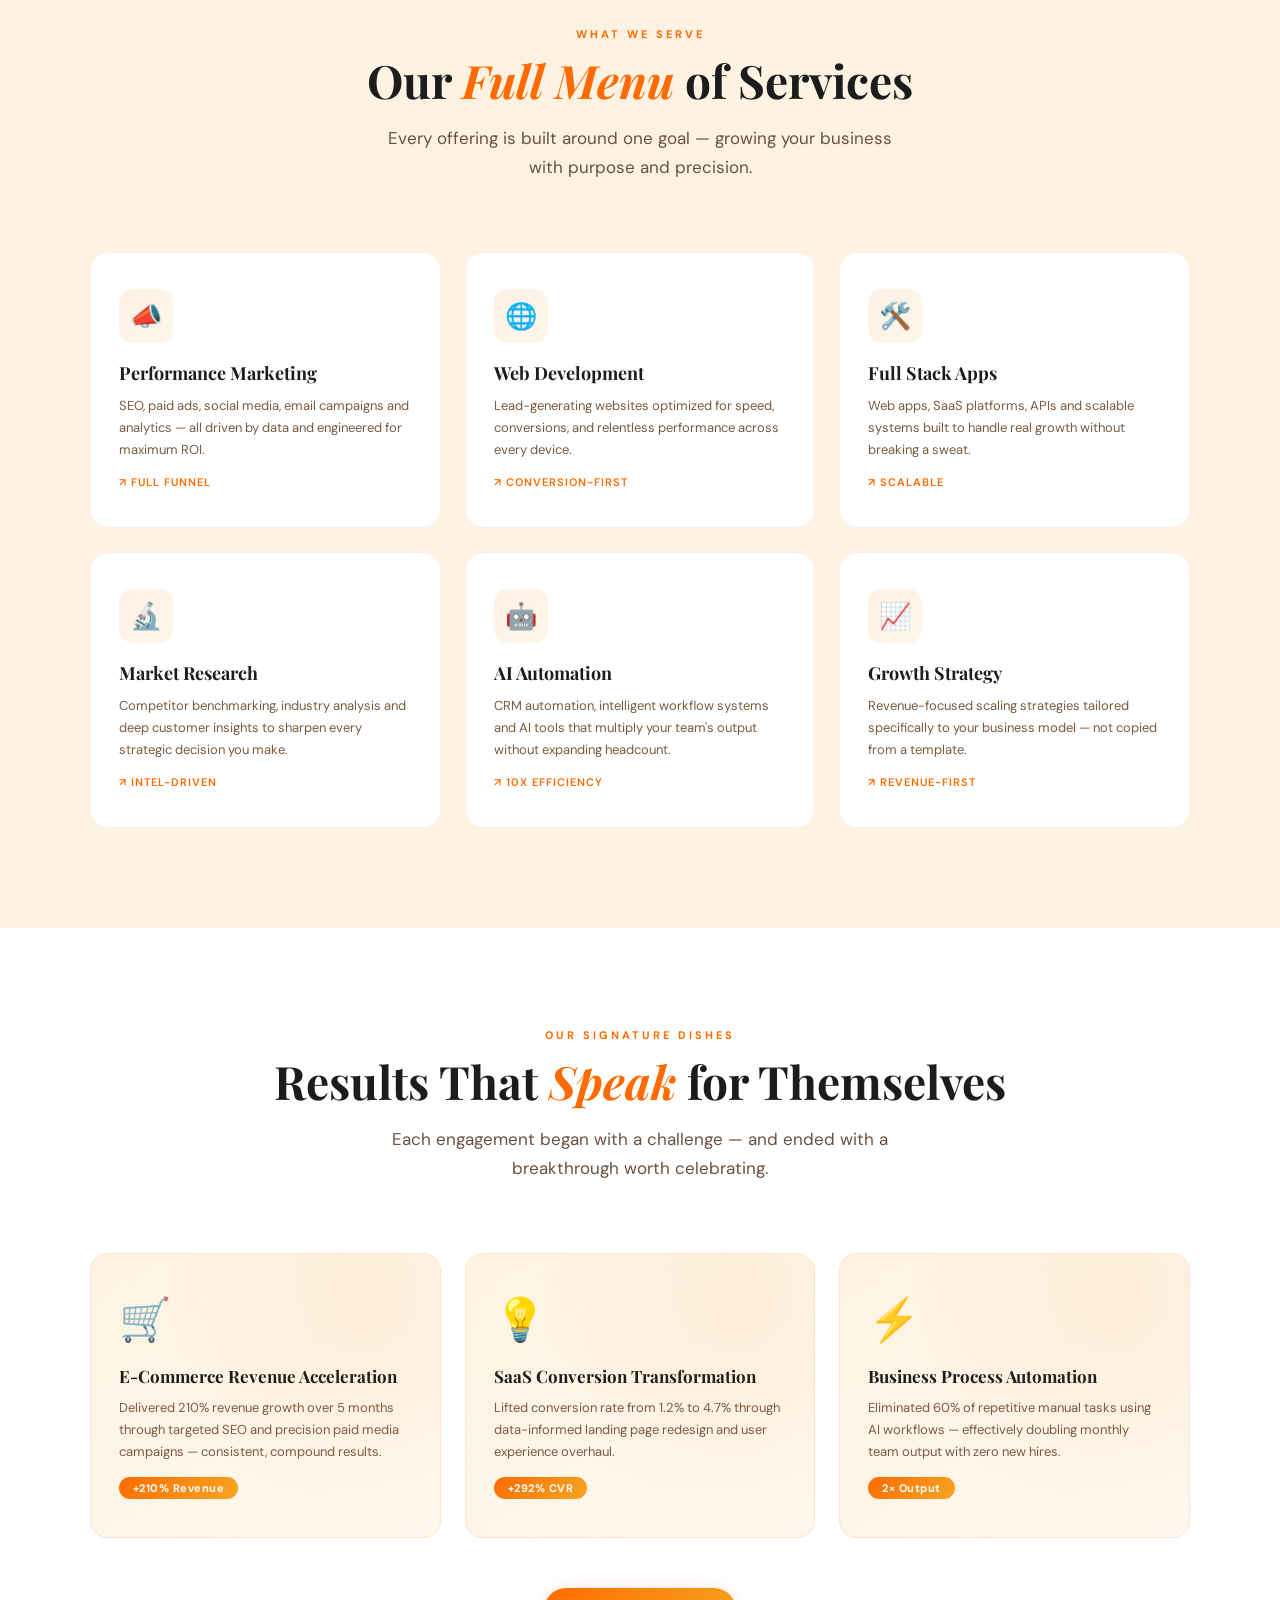
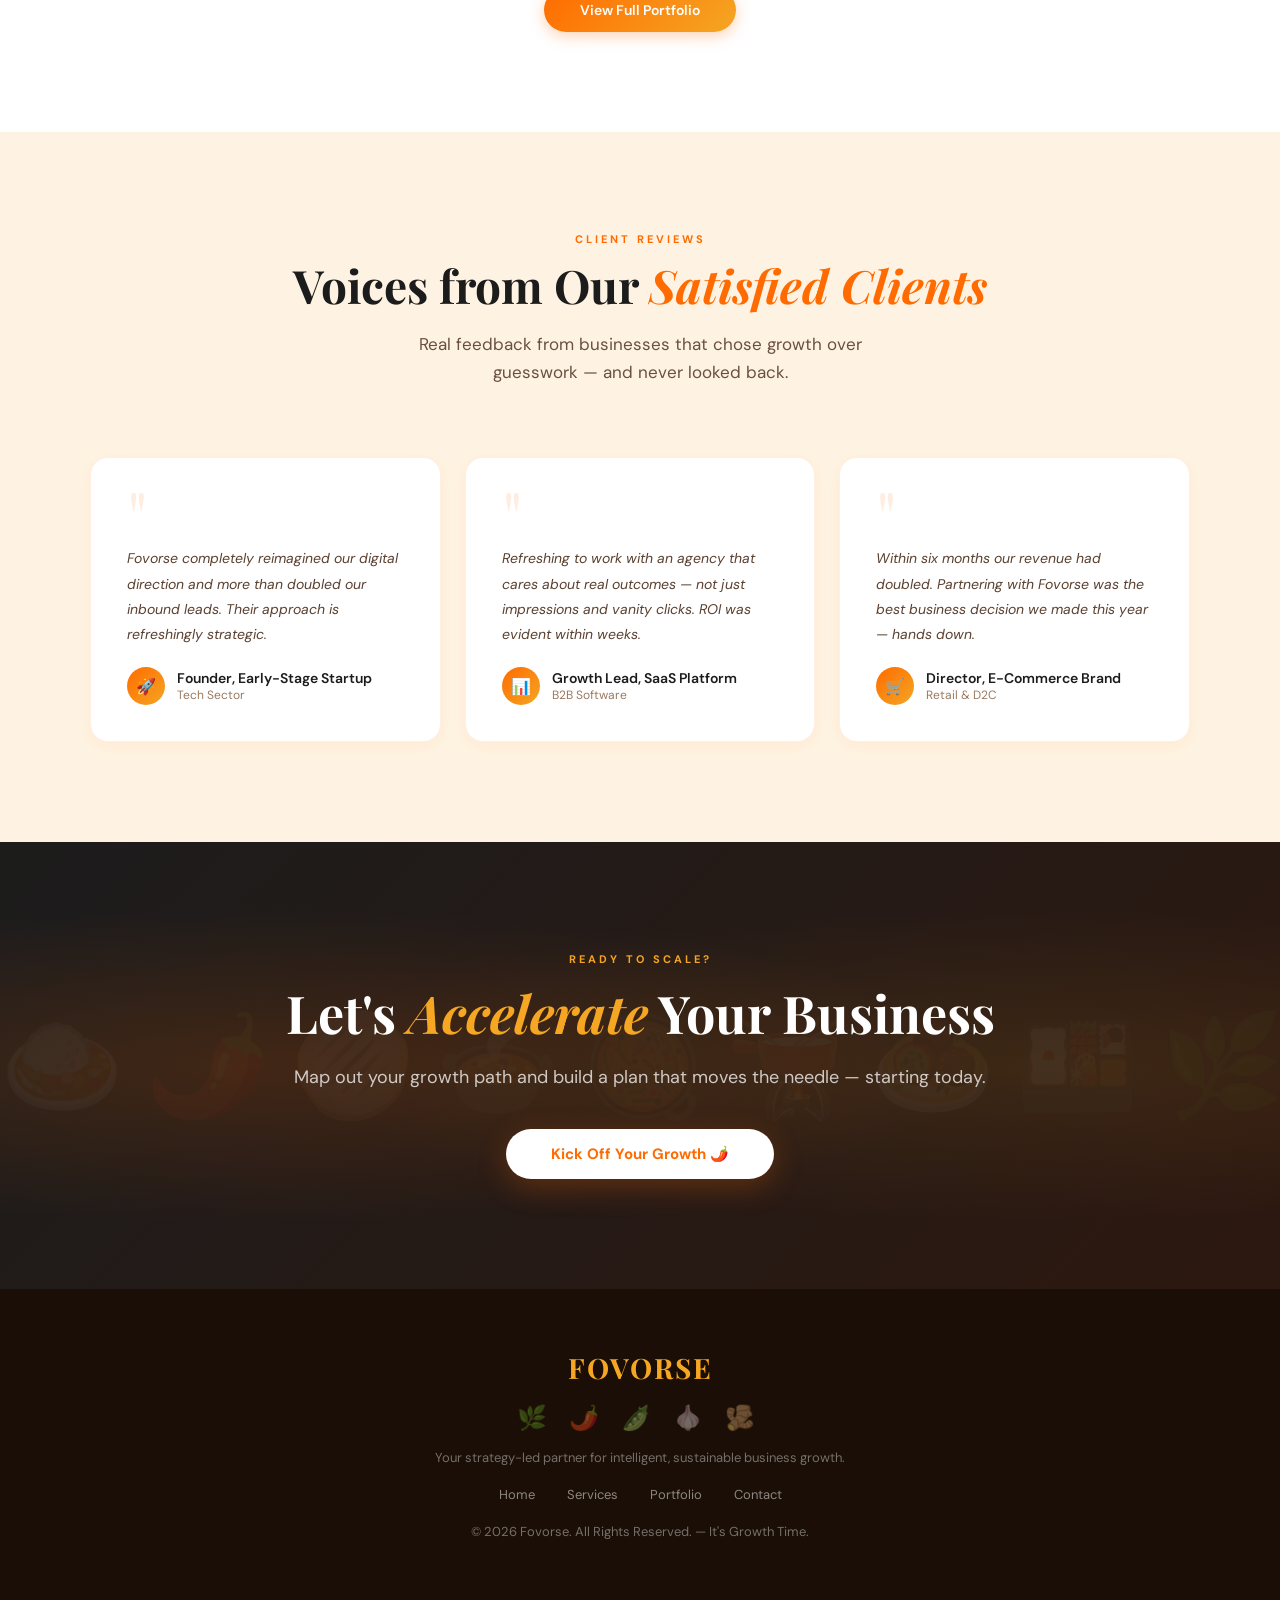
<file: template-3-minimalist-green.html>
<!DOCTYPE html>
<html lang="en">
<head>
    <meta charset="UTF-8">
    <meta name="viewport" content="width=device-width, initial-scale=1.0">
    <title>Fovorse | Strategy Driven Growth</title>
    <link href="https://fonts.googleapis.com/css2?family=Playfair+Display:ital,wght@0,400;0,700;0,900;1,400;1,700&family=DM+Sans:wght@300;400;500;600;700&display=swap" rel="stylesheet">
    <style>
        :root {
            --saffron:    #FF6B00;
            --turmeric:   #F5A623;
            --cardamom:   #2D6A4F;
            --cream:      #FFF8F0;
            --parchment:  #FEF3E2;
            --spice-red:  #C0392B;
            --rose:       #E8A87C;
            --deep-green: #1B4332;
            --charcoal:   #1C1C1C;
            --warm-white: #FFFDF9;
        }


        /* ─── CUSTOM CURSOR ─── */
        * { cursor: none !important; }

        #cursor-wrap {
            position: fixed;
            pointer-events: none;
            z-index: 999999;
            top: 0; left: 0;
        }

        /* Outer ring */
        .cur-ring {
            position: fixed;
            width: 44px; height: 44px;
            border: 2px solid var(--saffron);
            border-radius: 50%;
            transform: translate(-50%, -50%);
            transition: width .25s, height .25s, border-color .25s, background .25s;
            pointer-events: none;
            z-index: 999999;
            box-shadow: 0 0 14px rgba(255,107,0,0.35), inset 0 0 8px rgba(255,107,0,0.1);
        }

        /* Food emoji dot in center */
        .cur-food {
            position: fixed;
            transform: translate(-50%, -55%);
            font-size: 20px;
            pointer-events: none;
            z-index: 999999;
            transition: font-size .2s ease;
            filter: drop-shadow(0 2px 4px rgba(255,107,0,0.5));
            animation: curSpin 6s linear infinite;
            line-height: 1;
        }

        /* Trail dots */
        .cur-trail {
            position: fixed;
            width: 8px; height: 8px;
            border-radius: 50%;
            background: var(--saffron);
            transform: translate(-50%, -50%);
            pointer-events: none;
            z-index: 999998;
            opacity: 0.5;
        }

        /* Hover state — ring expands */
        .cur-ring.hovered {
            width: 60px; height: 60px;
            background: rgba(255,107,0,0.08);
            border-color: var(--turmeric);
            box-shadow: 0 0 24px rgba(255,107,0,0.4);
        }
        .cur-food.hovered {
            font-size: 26px;
        }

        @keyframes curSpin {
            0%   { transform: translate(-50%, -55%) rotate(0deg); }
            100% { transform: translate(-50%, -55%) rotate(360deg); }
        }

        * { margin:0; padding:0; box-sizing:border-box; }

        html { scroll-behavior: smooth; }

        body {
            font-family: 'DM Sans', sans-serif;
            background: var(--cream);
            color: var(--charcoal);
            overflow-x: hidden;
        }

        /* ─── CANVAS BG ─── */
        #foodCanvas {
            position: fixed; top:0; left:0;
            width:100%; height:100vh;
            z-index: -3; pointer-events: none;
        }

        .bg-overlay {
            position: fixed; top:0; left:0;
            width:100%; height:100vh;
            background: linear-gradient(160deg,
                rgba(255,248,240,0.55) 0%,
                rgba(254,243,226,0.50) 50%,
                rgba(255,248,240,0.55) 100%);
            z-index: -2;
        }

        /* Mandala pattern overlay */
        .mandala-bg {
            position: fixed; top:0; left:0;
            width:100%; height:100%;
            z-index: -1; pointer-events: none;
            opacity: 0.12;
            background-image: repeating-conic-gradient(
                from 0deg at 50% 50%,
                #FF6B00 0deg 5deg,
                transparent 5deg 30deg,
                #F5A623 30deg 35deg,
                transparent 35deg 60deg
            );
            background-size: 180px 180px;
        }

        /* ─── PROGRESS BAR ─── */
        .progress-bar {
            position: fixed; top:0; left:0;
            height:4px; width:0%;
            background: linear-gradient(90deg, var(--saffron), var(--turmeric), var(--spice-red));
            z-index: 9999;
            box-shadow: 0 0 12px rgba(255,107,0,0.5);
        }

        /* ─── HEADER ─── */
        header {
            display: flex;
            justify-content: space-between;
            align-items: center;
            padding: 18px 7%;
            position: fixed; top:0; width:100%;
            z-index: 1000;
            background: rgba(255,248,240,0.88);
            backdrop-filter: blur(16px);
            border-bottom: 1px solid rgba(255,107,0,0.15);
            transition: .4s;
        }
        header.scrolled {
            background: rgba(255,248,240,0.97);
            box-shadow: 0 4px 30px rgba(255,107,0,0.1);
        }

        .brand {
            font-family: 'Playfair Display', serif;
            font-size: 26px;
            font-weight: 900;
            color: var(--saffron);
            letter-spacing: 1px;
            position: relative;
        }
        .brand span { color: var(--cardamom); }
        .brand::after {
            content: '🍛';
            font-size: 16px;
            margin-left: 6px;
        }

        nav { display: flex; gap: 36px; }
        nav a {
            font-size: 14px;
            font-weight: 500;
            color: #5a4030;
            text-decoration: none;
            transition: .3s;
            position: relative;
        }
        nav a::after {
            content: '';
            position: absolute; bottom:-3px; left:0;
            width:0; height:2px;
            background: var(--saffron);
            transition: .3s;
            border-radius: 2px;
        }
        nav a:hover { color: var(--saffron); }
        nav a:hover::after { width: 100%; }

        .cta-btn {
            background: linear-gradient(135deg, var(--saffron), var(--turmeric));
            color: white;
            padding: 11px 26px;
            border-radius: 50px;
            border: none;
            cursor: pointer;
            font-weight: 600;
            font-size: 13px;
            font-family: 'DM Sans', sans-serif;
            transition: .4s;
            box-shadow: 0 4px 15px rgba(255,107,0,0.3);
        }
        .cta-btn:hover {
            transform: translateY(-2px) scale(1.04);
            box-shadow: 0 8px 25px rgba(255,107,0,0.4);
        }

        /* ─── SPICE DOTS DECORATION ─── */
        .spice-dots {
            display: inline-flex; gap: 6px; align-items: center;
            margin-bottom: 16px;
        }
        .spice-dot { width:8px; height:8px; border-radius:50%; }
        .spice-dot:nth-child(1) { background: var(--saffron); }
        .spice-dot:nth-child(2) { background: var(--turmeric); }
        .spice-dot:nth-child(3) { background: var(--cardamom); }
        .spice-dot:nth-child(4) { background: var(--spice-red); }

        /* ─── HERO ─── */
        .hero {
            min-height: 100vh;
            display: flex; align-items: center;
            padding: 140px 7% 90px;
            gap: 70px;
            position: relative;
        }
        .hero-left { flex: 1.1; }

        .tagline-pill {
            display: inline-flex; align-items: center; gap: 10px;
            background: linear-gradient(135deg, rgba(255,107,0,0.1), rgba(245,166,35,0.1));
            border: 1px solid rgba(255,107,0,0.25);
            border-radius: 50px;
            padding: 8px 20px;
            font-size: 12px;
            font-weight: 600;
            color: var(--saffron);
            letter-spacing: 1.5px;
            margin-bottom: 28px;
            animation: fadeSlideUp 0.8s ease;
        }

        .hero-left h1 {
            font-family: 'Playfair Display', serif;
            font-size: 66px;
            line-height: 1.1;
            margin-bottom: 24px;
            color: var(--charcoal);
            animation: fadeSlideUp 1s ease;
        }
        .hero-left h1 em {
            font-style: italic;
            color: var(--saffron);
        }
        .hero-left h1 span {
            display: block;
            color: var(--cardamom);
        }

        .hero-left p {
            font-size: 18px;
            color: #6a5040;
            line-height: 1.85;
            max-width: 540px;
            margin-bottom: 40px;
            animation: fadeSlideUp 1.2s ease;
        }

        .features-list {
            display: grid; gap: 14px;
            animation: fadeSlideUp 1.4s ease;
        }
        .feature-item {
            display: flex; gap: 14px; align-items: center;
            padding: 14px 20px;
            background: white;
            border-radius: 12px;
            border: 1px solid rgba(255,107,0,0.1);
            box-shadow: 0 2px 12px rgba(255,107,0,0.06);
            transition: .35s;
            cursor: default;
        }
        .feature-item:hover {
            border-color: rgba(255,107,0,0.3);
            box-shadow: 0 6px 24px rgba(255,107,0,0.12);
            transform: translateX(8px);
        }
        .fi-icon {
            width: 36px; height: 36px;
            background: linear-gradient(135deg, rgba(255,107,0,0.12), rgba(245,166,35,0.12));
            border-radius: 10px;
            display: flex; align-items: center; justify-content: center;
            font-size: 18px; flex-shrink: 0;
        }
        .feature-item span { font-size: 14px; font-weight: 500; color: #4a3520; }

        .hero-buttons {
            display: flex; gap: 16px; margin-top: 36px;
            animation: fadeSlideUp 1.6s ease;
        }
        .btn-outline {
            background: transparent;
            border: 2px solid var(--cardamom);
            color: var(--cardamom);
            padding: 11px 26px;
            border-radius: 50px;
            cursor: pointer;
            font-weight: 600;
            font-size: 13px;
            font-family: 'DM Sans', sans-serif;
            transition: .35s;
        }
        .btn-outline:hover {
            background: var(--cardamom);
            color: white;
            box-shadow: 0 6px 20px rgba(45,106,79,0.3);
        }

        /* ─── HERO RIGHT — Thali Illustration ─── */
        .hero-right {
            flex: 1;
            display: flex; align-items: center; justify-content: center;
            position: relative;
            animation: fadeSlideUp 1.2s ease;
        }

        /* ─── DIVIDER ─── */
        .section-divider {
            display: flex; align-items: center; gap: 20px;
            padding: 0 7%; margin: 0 0 60px;
        }
        .divider-line { flex:1; height:1px; background: linear-gradient(90deg, transparent, rgba(255,107,0,0.25), transparent); }
        .divider-icon { font-size: 22px; }

        /* ─── SECTIONS ─── */
        section { padding: 100px 7%; }

        .section-label {
            display: block;
            font-size: 11px; font-weight: 700;
            color: var(--saffron);
            letter-spacing: 3px; text-transform: uppercase;
            margin-bottom: 12px;
        }
        .section-header { text-align: center; margin-bottom: 70px; }
        .section-header h2 {
            font-family: 'Playfair Display', serif;
            font-size: 46px;
            color: var(--charcoal);
            margin-bottom: 16px;
            line-height: 1.2;
        }
        .section-header h2 em { color: var(--saffron); font-style: italic; }
        .section-header p { font-size: 17px; color: #6a5040; max-width: 520px; margin: 0 auto; line-height: 1.7; }

        /* ─── STATS STRIP ─── */
        .stats-strip {
            padding: 70px 7%;
            background: linear-gradient(135deg, var(--saffron), var(--turmeric));
            position: relative; overflow: hidden;
        }
        .stats-strip::before {
            content: '';
            position: absolute; top:0; left:0; right:0; bottom:0;
            background: url("data:image/svg+xml,%3Csvg width='60' height='60' viewBox='0 0 60 60' xmlns='http://www.w3.org/2000/svg'%3E%3Cg fill='none' fill-rule='evenodd'%3E%3Cg fill='%23ffffff' fill-opacity='0.06'%3E%3Ccircle cx='30' cy='30' r='20'/%3E%3Ccircle cx='30' cy='30' r='10'/%3E%3C/g%3E%3C/g%3E%3C/svg%3E");
            background-size: 60px 60px;
        }
        .stats-grid { display: grid; grid-template-columns: repeat(4,1fr); gap: 40px; position: relative; z-index:1; }
        .stat-item { text-align: center; }
        .stat-num {
            font-family: 'Playfair Display', serif;
            font-size: 52px; font-weight: 900;
            color: white; line-height: 1;
            margin-bottom: 8px;
            text-shadow: 0 2px 10px rgba(0,0,0,0.15);
        }
        .stat-label { font-size: 14px; color: rgba(255,255,255,0.88); font-weight: 500; }

        /* ─── PHILOSOPHY / RESULTS ─── */
        .philosophy-section { background: var(--parchment); }
        .philo-intro {
            max-width: 680px; margin: 0 auto 60px;
            text-align: center;
        }
        .philo-intro h2 {
            font-family: 'Playfair Display', serif;
            font-size: 44px; line-height: 1.2;
            color: var(--charcoal); margin-bottom: 18px;
        }
        .philo-intro h2 em { color: var(--saffron); font-style: italic; }
        .philo-intro p { font-size: 17px; color: #6a5040; line-height: 1.75; }
        .philo-grid { display: grid; grid-template-columns: repeat(3,1fr); gap: 28px; }
        .philo-card {
            background: white;
            border-radius: 18px;
            padding: 40px 30px;
            border: 1px solid rgba(255,107,0,0.1);
            box-shadow: 0 4px 20px rgba(255,107,0,0.07);
            transition: .45s;
            position: relative; overflow: hidden;
        }
        .philo-card::before {
            content: '';
            position: absolute; bottom:0; left:0; right:0;
            height: 3px;
            background: linear-gradient(90deg, var(--saffron), var(--turmeric));
            transform: scaleX(0);
            transition: .4s;
        }
        .philo-card:hover::before { transform: scaleX(1); }
        .philo-card:hover {
            transform: translateY(-10px);
            box-shadow: 0 20px 50px rgba(255,107,0,0.13);
        }
        .philo-icon { font-size: 44px; margin-bottom: 20px; display: block; }
        .philo-card h3 {
            font-family: 'Playfair Display', serif;
            font-size: 20px; color: var(--charcoal);
            margin-bottom: 12px;
        }
        .philo-card p { font-size: 14px; color: #7a5a40; line-height: 1.7; }

        /* ─── PROCESS ─── */
        .process-section { background: white; }
        .process-grid { display: grid; grid-template-columns: repeat(2,1fr); gap: 28px; }
        .process-card {
            border-radius: 18px;
            padding: 40px;
            border: 1px solid rgba(255,107,0,0.12);
            background: linear-gradient(145deg, var(--warm-white), rgba(254,243,226,0.5));
            position: relative; overflow: hidden;
            transition: .45s;
        }
        .process-card::after {
            content: attr(data-step);
            position: absolute; top:20px; right:24px;
            font-family: 'Playfair Display', serif;
            font-size: 80px; font-weight: 900;
            color: rgba(255,107,0,0.07);
            line-height: 1;
        }
        .process-card:hover {
            border-color: rgba(255,107,0,0.3);
            transform: translateY(-8px);
            box-shadow: 0 18px 45px rgba(255,107,0,0.12);
        }
        .step-badge {
            display: inline-flex; align-items: center; justify-content: center;
            width: 36px; height: 36px;
            background: linear-gradient(135deg, var(--saffron), var(--turmeric));
            border-radius: 10px;
            font-size: 14px; font-weight: 700; color: white;
            margin-bottom: 18px;
            box-shadow: 0 4px 12px rgba(255,107,0,0.3);
        }
        .process-card h3 {
            font-family: 'Playfair Display', serif;
            font-size: 20px; color: var(--charcoal);
            margin-bottom: 12px;
        }
        .process-card p { font-size: 14px; color: #7a5a40; line-height: 1.75; }

        /* ─── SERVICES ─── */
        .services-section { background: var(--parchment); }
        .services-grid { display: grid; grid-template-columns: repeat(3,1fr); gap: 24px; }
        .service-card {
            background: white;
            border-radius: 18px;
            padding: 36px 28px;
            border: 1px solid rgba(255,107,0,0.1);
            transition: .4s;
            position: relative; overflow: hidden;
            cursor: default;
        }
        .service-card::before {
            content: '';
            position: absolute; top:0; left:0;
            width: 4px; height: 0%;
            background: linear-gradient(180deg, var(--saffron), var(--turmeric));
            transition: .4s;
            border-radius: 0 0 4px 4px;
        }
        .service-card:hover::before { height: 100%; }
        .service-card:hover {
            transform: translateY(-8px);
            box-shadow: 0 18px 45px rgba(255,107,0,0.12);
            border-color: rgba(255,107,0,0.2);
        }
        .svc-icon {
            width: 54px; height: 54px;
            background: linear-gradient(135deg, rgba(255,107,0,0.1), rgba(245,166,35,0.1));
            border-radius: 14px;
            display: flex; align-items: center; justify-content: center;
            font-size: 26px; margin-bottom: 18px;
            transition: .4s;
        }
        .service-card:hover .svc-icon {
            background: linear-gradient(135deg, rgba(255,107,0,0.2), rgba(245,166,35,0.2));
        }
        .service-card h3 {
            font-family: 'Playfair Display', serif;
            font-size: 18px; color: var(--charcoal);
            margin-bottom: 10px;
        }
        .service-card p { font-size: 13px; color: #7a5a40; line-height: 1.7; }
        .svc-tag {
            display: inline-block;
            margin-top: 14px;
            font-size: 11px; font-weight: 600;
            color: var(--saffron);
            letter-spacing: 1px;
            text-transform: uppercase;
        }

        /* ─── PORTFOLIO ─── */
        .portfolio-section { background: white; }
        .port-grid { display: grid; grid-template-columns: repeat(3,1fr); gap: 24px; margin-bottom: 50px; }
        .port-card {
            border-radius: 18px;
            padding: 38px 28px;
            background: linear-gradient(145deg, var(--parchment), rgba(254,243,226,0.6));
            border: 1px solid rgba(255,107,0,0.12);
            transition: .45s;
            position: relative; overflow: hidden;
        }
        .port-card::after {
            content: '';
            position: absolute; top:0; left:0; right:0; bottom:0;
            background: radial-gradient(circle at 80% 20%, rgba(255,107,0,0.06), transparent 60%);
            pointer-events: none;
        }
        .port-card:hover {
            transform: perspective(800px) rotateY(-4deg) translateY(-8px);
            box-shadow: 0 22px 55px rgba(255,107,0,0.14);
            border-color: rgba(255,107,0,0.25);
        }
        .port-emoji { font-size: 42px; margin-bottom: 18px; display: block; }
        .port-card h3 {
            font-family: 'Playfair Display', serif;
            font-size: 17px; color: var(--charcoal);
            margin-bottom: 10px;
        }
        .port-card p { font-size: 13px; color: #7a5a40; line-height: 1.7; }
        .port-badge {
            display: inline-block; margin-top: 14px;
            background: linear-gradient(135deg, var(--saffron), var(--turmeric));
            color: white; font-size: 11px; font-weight: 700;
            padding: 4px 14px; border-radius: 50px;
            letter-spacing: 0.5px;
        }
        .view-more { text-align: center; }

        /* ─── TESTIMONIALS ─── */
        .testi-section { background: var(--parchment); }
        .testi-grid { display: grid; grid-template-columns: repeat(3,1fr); gap: 24px; }
        .testi-card {
            background: white;
            border-radius: 18px;
            padding: 36px;
            border: 1px solid rgba(255,107,0,0.1);
            box-shadow: 0 4px 16px rgba(255,107,0,0.07);
            transition: .4s;
            position: relative;
        }
        .quote-mark {
            font-family: 'Playfair Display', serif;
            font-size: 70px; line-height: 0.6;
            color: rgba(255,107,0,0.12);
            display: block; margin-bottom: 10px;
        }
        .testi-card:hover {
            transform: translateY(-8px);
            box-shadow: 0 18px 45px rgba(255,107,0,0.12);
            border-color: rgba(255,107,0,0.2);
        }
        .testi-card p { font-size: 14px; color: #5a4030; line-height: 1.8; margin-bottom: 20px; font-style: italic; }
        .testi-author {
            display: flex; align-items: center; gap: 12px;
        }
        .author-avatar {
            width: 38px; height: 38px; border-radius: 50%;
            background: linear-gradient(135deg, var(--saffron), var(--turmeric));
            display: flex; align-items: center; justify-content: center;
            font-size: 16px; color: white;
        }
        .author-name { font-weight: 600; font-size: 14px; color: var(--charcoal); }
        .author-role { font-size: 12px; color: #9a7a60; }

        /* ─── CTA ─── */
        .cta-section {
            padding: 110px 7%;
            background: linear-gradient(135deg, var(--charcoal) 0%, #2d1810 100%);
            text-align: center;
            position: relative; overflow: hidden;
        }
        .cta-section::before {
            content: '';
            position: absolute; top:0; left:0; right:0; bottom:0;
            background:
                radial-gradient(ellipse at 20% 50%, rgba(255,107,0,0.15), transparent 50%),
                radial-gradient(ellipse at 80% 50%, rgba(245,166,35,0.1), transparent 50%);
        }
        .cta-food-row {
            position: absolute; top:50%; left:0; right:0;
            transform: translateY(-50%);
            font-size: 100px; opacity: 0.04;
            white-space: nowrap; letter-spacing: 20px;
            animation: foodScroll 20s linear infinite;
        }
        @keyframes foodScroll {
            from { transform: translateY(-50%) translateX(0); }
            to { transform: translateY(-50%) translateX(-50%); }
        }
        .cta-section h2 {
            font-family: 'Playfair Display', serif;
            font-size: 52px; color: white;
            margin-bottom: 18px; position: relative; z-index:1;
        }
        .cta-section h2 em { color: var(--turmeric); font-style: italic; }
        .cta-section p { font-size: 18px; color: rgba(255,255,255,0.75); margin-bottom: 40px; position: relative; z-index:1; }
        .cta-btn-white {
            background: white; color: var(--saffron);
            padding: 15px 45px; border-radius: 50px;
            border: none; cursor: pointer;
            font-family: 'DM Sans', sans-serif;
            font-weight: 700; font-size: 15px;
            transition: .4s;
            box-shadow: 0 8px 30px rgba(255,107,0,0.25);
            position: relative; z-index:1;
        }
        .cta-btn-white:hover {
            transform: translateY(-3px) scale(1.04);
            box-shadow: 0 14px 40px rgba(255,107,0,0.35);
        }

        /* ─── FOOTER ─── */
        footer {
            padding: 60px 7%;
            text-align: center;
            background: #1a0e06;
        }
        footer h3 {
            font-family: 'Playfair Display', serif;
            color: var(--turmeric);
            font-size: 28px; letter-spacing: 2px;
            margin-bottom: 10px;
        }
        footer p { color: rgba(255,255,255,0.4); font-size: 13px; margin-bottom: 6px; }
        .footer-links { display: flex; justify-content: center; gap: 32px; margin: 20px 0; }
        .footer-links a { color: rgba(255,255,255,0.5); text-decoration: none; font-size: 13px; transition: .3s; }
        .footer-links a:hover { color: var(--turmeric); }
        .footer-spices { font-size: 24px; letter-spacing: 8px; margin: 16px 0; opacity: 0.4; }

        /* ─── FLOATING FOOD PARTICLES ─── */
        .float-food {
            position: fixed;
            pointer-events: none;
            z-index: 10;
            font-size: 28px;
            opacity: 0;
            animation: floatUp 12s linear infinite;
        }
        @keyframes floatUp {
            0%   { transform: translateY(100vh) rotate(0deg); opacity: 0; }
            8%   { opacity: 0.7; }
            50%  { opacity: 0.65; }
            92%  { opacity: 0.6; }
            100% { transform: translateY(-140px) rotate(360deg); opacity: 0; }
        }

        /* ─── KEYFRAMES ─── */
        @keyframes fadeSlideUp {
            from { opacity:0; transform: translateY(40px); }
            to   { opacity:1; transform: translateY(0); }
        }
        @keyframes spin {
            from { transform: rotate(0deg); }
            to   { transform: rotate(360deg); }
        }
        @keyframes thaliSpin {
            0%,100% { transform: rotate(-3deg) scale(1); }
            50%     { transform: rotate(3deg) scale(1.03); }
        }

        /* ─── SCROLL REVEAL ─── */
        .reveal { opacity:0; transform: translateY(50px); transition: 0.9s cubic-bezier(0.16,1,0.3,1); }
        .reveal.visible { opacity:1; transform: translateY(0); }
        .reveal-left { opacity:0; transform: translateX(-50px); transition: 0.9s cubic-bezier(0.16,1,0.3,1); }
        .reveal-left.visible { opacity:1; transform: translateX(0); }

        @media (max-width: 960px) {
            .hero { flex-direction: column; gap: 40px; }
            .hero-left h1 { font-size: 42px; }
            .stats-grid { grid-template-columns: repeat(2,1fr); }
            .philo-grid,.services-grid,.port-grid,.testi-grid { grid-template-columns: 1fr; }
            .process-grid { grid-template-columns: 1fr; }
            .hero-right { display: none; }
            nav { display: none; }
            .cta-section h2 { font-size: 36px; }
        }
    </style>
</head>
<body>

    <!-- CUSTOM CURSOR -->
    <div id="cursor-wrap">
        <div class="cur-ring" id="curRing"></div>
        <div class="cur-food" id="curFood">🍛</div>
        <div class="cur-trail" id="curTrail1"></div>
        <div class="cur-trail" id="curTrail2"></div>
        <div class="cur-trail" id="curTrail3"></div>
    </div>

    <!-- PROGRESS -->
    <div class="progress-bar" id="progressBar"></div>

    <!-- CANVAS BG -->
    <canvas id="foodCanvas"></canvas>
    <div class="bg-overlay"></div>
    <div class="mandala-bg"></div>

    <!-- FLOATING FOOD EMOJIS -->
    <div id="floatingFood"></div>

    <!-- NAVBAR -->
    <header id="header">
        <div class="brand">FOVORSE</div>
        <nav>
            <a href="#home">Home</a>
            <a href="#services">Services</a>
            <a href="#portfolio">Portfolio</a>
            <a href="#testimonials">Clients</a>
            <a href="#contact">Contact</a>
        </nav>
        <button class="cta-btn">Let's Connect</button>
    </header>

    <!-- ═══════════ HERO ═══════════ -->
    <section class="hero" id="home">
        <div class="hero-left">
            <div class="spice-dots">
                <div class="spice-dot"></div><div class="spice-dot"></div>
                <div class="spice-dot"></div><div class="spice-dot"></div>
            </div>
            <div class="tagline-pill">🌶 PLANNING &nbsp;•&nbsp; DEVELOPMENT &nbsp;•&nbsp; AI AUTOMATION</div>
            <h1>We Don't Just<br>Launch Ads.<br><em>We Engineer</em><span>Growth.</span></h1>
            <p>Fovorse empowers businesses to expand intelligently — through deep analytics, cutting-edge web development, AI-driven automation, and revenue-focused strategy. Served fresh. Every time.</p>
            <div class="features-list">
                <div class="feature-item">
                    <div class="fi-icon">📊</div>
                    <span>Data-backed decisions powering every campaign</span>
                </div>
                <div class="feature-item">
                    <div class="fi-icon">💻</div>
                    <span>High-converting websites built for speed and leads</span>
                </div>
                <div class="feature-item">
                    <div class="fi-icon">🤖</div>
                    <span>AI-powered workflows that eliminate manual effort</span>
                </div>
                <div class="feature-item">
                    <div class="fi-icon">🚀</div>
                    <span>Revenue-first growth strategies tailored to you</span>
                </div>
            </div>
            <div class="hero-buttons">
                <button class="cta-btn" style="padding:13px 30px;font-size:14px;">Discover Services</button>
                <button class="btn-outline">Begin Your Journey</button>
            </div>
        </div>

        <!-- THALI ILLUSTRATION -->
        <div class="hero-right">
            <svg viewBox="0 0 440 440" xmlns="http://www.w3.org/2000/svg" style="width:420px;height:420px;animation:thaliSpin 6s ease-in-out infinite;filter:drop-shadow(0 20px 60px rgba(255,107,0,0.2))">
                <!-- Thali plate -->
                <circle cx="220" cy="220" r="200" fill="#FEF3E2" stroke="#F5A623" stroke-width="3"/>
                <circle cx="220" cy="220" r="193" fill="none" stroke="#FF6B00" stroke-width="1.5" stroke-dasharray="12 8"/>
                <circle cx="220" cy="220" r="180" fill="none" stroke="rgba(245,166,35,0.3)" stroke-width="1"/>

                <!-- Biryani mound center -->
                <ellipse cx="220" cy="215" rx="70" ry="55" fill="#F5A623" opacity="0.8"/>
                <ellipse cx="220" cy="205" rx="60" ry="42" fill="#FF6B00" opacity="0.7"/>
                <ellipse cx="220" cy="200" rx="48" ry="32" fill="#E8A87C" opacity="0.9"/>
                <!-- Rice grains -->
                <g fill="#FFF8F0" opacity="0.8">
                    <ellipse cx="205" cy="198" rx="5" ry="2" transform="rotate(20 205 198)"/>
                    <ellipse cx="220" cy="192" rx="5" ry="2" transform="rotate(-10 220 192)"/>
                    <ellipse cx="233" cy="200" rx="5" ry="2" transform="rotate(30 233 200)"/>
                    <ellipse cx="212" cy="208" rx="5" ry="2" transform="rotate(-20 212 208)"/>
                    <ellipse cx="228" cy="210" rx="5" ry="2" transform="rotate(15 228 210)"/>
                    <ellipse cx="220" cy="205" rx="5" ry="2" transform="rotate(5 220 205)"/>
                </g>
                <!-- Saffron strands -->
                <g stroke="#FF6B00" stroke-width="1.5" fill="none">
                    <path d="M210 195 Q215 188 220 192"/>
                    <path d="M225 195 Q230 187 235 193"/>
                    <path d="M215 205 Q218 197 222 201"/>
                </g>
                <!-- Rose petals on biryani -->
                <ellipse cx="210" cy="190" rx="6" ry="4" fill="#E8A87C" transform="rotate(30 210 190)"/>
                <ellipse cx="230" cy="188" rx="6" ry="4" fill="#E8A87C" transform="rotate(-20 230 188)"/>

                <!-- Dal bowl (top left) -->
                <ellipse cx="130" cy="145" rx="42" ry="35" fill="#F5A623" opacity="0.6"/>
                <ellipse cx="130" cy="142" rx="38" ry="30" fill="#FF6B00" opacity="0.4"/>
                <ellipse cx="130" cy="140" rx="32" ry="24" fill="#FEB832" opacity="0.7"/>
                <!-- Tadka drops -->
                <circle cx="120" cy="136" r="3" fill="#C0392B" opacity="0.8"/>
                <circle cx="133" cy="132" r="2.5" fill="#C0392B" opacity="0.8"/>
                <circle cx="140" cy="140" r="2" fill="#C0392B" opacity="0.7"/>
                <text x="126" y="156" font-size="10" fill="#8B4513" font-family="DM Sans" font-weight="600">Dal</text>

                <!-- Sabzi bowl (top right) -->
                <ellipse cx="310" cy="145" rx="42" ry="35" fill="#2D6A4F" opacity="0.5"/>
                <ellipse cx="310" cy="142" rx="38" ry="30" fill="#1B4332" opacity="0.4"/>
                <ellipse cx="310" cy="140" rx="32" ry="24" fill="#52B788" opacity="0.6"/>
                <!-- Veggie chunks -->
                <rect x="298" y="132" width="8" height="8" rx="2" fill="#FF6B00" opacity="0.8"/>
                <rect x="310" y="130" width="9" height="7" rx="2" fill="#F5A623" opacity="0.8"/>
                <rect x="318" y="135" width="7" height="8" rx="2" fill="#C0392B" opacity="0.7"/>
                <text x="302" y="156" font-size="10" fill="#1B4332" font-family="DM Sans" font-weight="600">Sabzi</text>

                <!-- Raita bowl (bottom right) -->
                <ellipse cx="310" cy="295" rx="40" ry="33" fill="#FFF8F0" stroke="#F5A623" stroke-width="1.5"/>
                <ellipse cx="310" cy="292" rx="34" ry="26" fill="white" opacity="0.9"/>
                <!-- cucumber dots -->
                <circle cx="302" cy="288" r="4" fill="#52B788" opacity="0.6"/>
                <circle cx="314" cy="285" r="3.5" fill="#52B788" opacity="0.6"/>
                <circle cx="320" cy="293" r="3" fill="#52B788" opacity="0.5"/>
                <text x="303" y="305" font-size="10" fill="#5a4030" font-family="DM Sans" font-weight="600">Raita</text>

                <!-- Chutney (bottom left) -->
                <ellipse cx="130" cy="295" rx="40" ry="33" fill="#2D6A4F" opacity="0.4"/>
                <ellipse cx="130" cy="292" rx="34" ry="26" fill="#52B788" opacity="0.6"/>
                <text x="116" y="305" font-size="10" fill="#1B4332" font-family="DM Sans" font-weight="600">Chutney</text>

                <!-- Roti (right side) -->
                <ellipse cx="350" cy="218" rx="36" ry="28" fill="#E8A87C" opacity="0.7"/>
                <ellipse cx="350" cy="216" rx="30" ry="22" fill="#F5C89A" opacity="0.8"/>
                <!-- roti pattern -->
                <circle cx="350" cy="216" r="18" fill="none" stroke="#E8A87C" stroke-width="1" opacity="0.6"/>
                <circle cx="350" cy="216" r="10" fill="none" stroke="#E8A87C" stroke-width="1" opacity="0.4"/>
                <text x="340" y="232" font-size="10" fill="#8B4513" font-family="DM Sans" font-weight="600">Roti</text>

                <!-- Papad (left) -->
                <ellipse cx="88" cy="218" rx="36" ry="28" fill="#FEB832" opacity="0.5"/>
                <ellipse cx="88" cy="216" rx="30" ry="22" fill="#F5A623" opacity="0.4"/>
                <!-- papad cracks -->
                <line x1="75" y1="210" x2="100" y2="224" stroke="#E8A87C" stroke-width="1.5" opacity="0.7"/>
                <line x1="80" y1="222" x2="100" y2="210" stroke="#E8A87C" stroke-width="1.5" opacity="0.7"/>
                <text x="76" y="233" font-size="10" fill="#8B4513" font-family="DM Sans" font-weight="600">Papad</text>

                <!-- Gulab Jamun (dessert top) -->
                <ellipse cx="220" cy="88" rx="38" ry="28" fill="#C0392B" opacity="0.3"/>
                <circle cx="210" cy="85" r="12" fill="#8B2500" opacity="0.7"/>
                <circle cx="223" cy="88" r="11" fill="#A0300A" opacity="0.7"/>
                <circle cx="233" cy="84" r="10" fill="#8B2500" opacity="0.6"/>
                <text x="204" y="106" font-size="9" fill="#8B2500" font-family="DM Sans" font-weight="600">Gulab Jamun</text>

                <!-- Nimbu (lemon) -->
                <circle cx="220" cy="352" r="16" fill="#F5A623" opacity="0.8"/>
                <circle cx="216" cy="350" r="10" fill="#FEB832" opacity="0.6"/>
                <!-- lemon segments -->
                <line x1="220" y1="337" x2="220" y2="367" stroke="#FF6B00" stroke-width="1" opacity="0.5"/>
                <line x1="205" y1="352" x2="235" y2="352" stroke="#FF6B00" stroke-width="1" opacity="0.5"/>
                <text x="210" y="375" font-size="9" fill="#8B4513" font-family="DM Sans" font-weight="600">Nimbu</text>

                <!-- Decorative rim dots -->
                <g fill="var(--saffron)" opacity="0.4">
                    <circle cx="220" cy="22" r="4"/>
                    <circle cx="220" cy="418" r="4"/>
                    <circle cx="22" cy="220" r="4"/>
                    <circle cx="418" cy="220" r="4"/>
                    <circle cx="75" cy="75" r="3"/>
                    <circle cx="365" cy="75" r="3"/>
                    <circle cx="75" cy="365" r="3"/>
                    <circle cx="365" cy="365" r="3"/>
                </g>

                <!-- Kolam / rangoli pattern on rim -->
                <g fill="none" stroke="#FF6B00" stroke-width="1" opacity="0.2">
                    <path d="M 220 28 Q 240 45 220 55 Q 200 45 220 28"/>
                    <path d="M 220 385 Q 240 395 220 412 Q 200 395 220 385"/>
                    <path d="M 28 220 Q 45 240 55 220 Q 45 200 28 220"/>
                    <path d="M 385 220 Q 395 240 412 220 Q 395 200 385 220"/>
                </g>
            </svg>
        </div>
    </section>

    <!-- ═══════════ STATS STRIP ═══════════ -->
    <div class="stats-strip">
        <div class="stats-grid reveal">
            <div class="stat-item">
                <div class="stat-num" data-target="120">0</div>
                <div class="stat-label">Projects Delivered</div>
            </div>
            <div class="stat-item">
                <div class="stat-num" data-target="95" data-suffix="%">0</div>
                <div class="stat-label">Client Retention</div>
            </div>
            <div class="stat-item">
                <div class="stat-num" data-target="350" data-suffix="%">0</div>
                <div class="stat-label">Average ROAS</div>
            </div>
            <div class="stat-item">
                <div class="stat-num">24/7</div>
                <div class="stat-label">Always On Support</div>
            </div>
        </div>
    </div>

    <!-- ═══════════ PHILOSOPHY ═══════════ -->
    <section class="philosophy-section" id="about">
        <div class="philo-intro reveal">
            <span class="section-label">Our Core Recipe</span>
            <h2>Outcomes Over Activity.<br><em>Clarity Over Confusion.</em></h2>
            <p>Every move rooted in research. Every deliverable backed by intent. No inflated numbers, no scattered tactics — just real, measurable business progress. Like the perfect masala, every ingredient matters.</p>
        </div>
        <div class="philo-grid">
            <div class="philo-card reveal">
                <span class="philo-icon">🔍</span>
                <h3>Insights First</h3>
                <p>Every project and campaign kicks off with thorough market research and data analysis. Like a chef mastering a recipe before cooking for guests.</p>
            </div>
            <div class="philo-card reveal" style="transition-delay:.1s">
                <span class="philo-icon">🎯</span>
                <h3>Revenue Oriented</h3>
                <p>Attention locked on conversions, sales growth, and customer acquisition — the true nourishment of any thriving business.</p>
            </div>
            <div class="philo-card reveal" style="transition-delay:.2s">
                <span class="philo-icon">⚙️</span>
                <h3>Automation Driven</h3>
                <p>Smart AI systems let your business move faster without adding headcount — more output from the same kitchen.</p>
            </div>
        </div>
    </section>

    <!-- ═══════════ PROCESS ═══════════ -->
    <section class="process-section" id="process">
        <div class="section-header reveal">
            <span class="section-label">How We Cook It</span>
            <h2>Our <em>4-Step</em> Growth Recipe</h2>
            <p>Structured execution designed to produce measurable, lasting growth. Every step crafted with care.</p>
        </div>
        <div class="process-grid">
            <div class="process-card reveal" data-step="01">
                <div class="step-badge">01</div>
                <h3>Discovery</h3>
                <p>We dive deep into your market landscape, study your competition, and pinpoint exactly who your audience is — and what they need to convert into loyal customers.</p>
            </div>
            <div class="process-card reveal" data-step="02" style="transition-delay:.1s">
                <div class="step-badge">02</div>
                <h3>Roadmapping</h3>
                <p>A precise, step-by-step growth plan crafted with clear milestones — built entirely around your business objectives and timeline, no one-size-fits-all templates.</p>
            </div>
            <div class="process-card reveal" data-step="03" style="transition-delay:.15s">
                <div class="step-badge">03</div>
                <h3>Delivery</h3>
                <p>We bring the plan to life — deploying marketing campaigns, development projects, and automation systems with surgical precision and transparent communication.</p>
            </div>
            <div class="process-card reveal" data-step="04" style="transition-delay:.2s">
                <div class="step-badge">04</div>
                <h3>Optimisation</h3>
                <p>Performance continuously monitored and refined using live analytics and actionable insights — compounding your results over time like a perfectly aged spice blend.</p>
            </div>
        </div>
    </section>

    <!-- ═══════════ SERVICES ═══════════ -->
    <section class="services-section" id="services">
        <div class="section-header reveal">
            <span class="section-label">What We Serve</span>
            <h2>Our <em>Full Menu</em> of Services</h2>
            <p>Every offering is built around one goal — growing your business with purpose and precision.</p>
        </div>
        <div class="services-grid">
            <div class="service-card reveal">
                <div class="svc-icon">📣</div>
                <h3>Performance Marketing</h3>
                <p>SEO, paid ads, social media, email campaigns and analytics — all driven by data and engineered for maximum ROI.</p>
                <span class="svc-tag">↗ Full funnel</span>
            </div>
            <div class="service-card reveal" style="transition-delay:.08s">
                <div class="svc-icon">🌐</div>
                <h3>Web Development</h3>
                <p>Lead-generating websites optimized for speed, conversions, and relentless performance across every device.</p>
                <span class="svc-tag">↗ Conversion-first</span>
            </div>
            <div class="service-card reveal" style="transition-delay:.16s">
                <div class="svc-icon">🛠️</div>
                <h3>Full Stack Apps</h3>
                <p>Web apps, SaaS platforms, APIs and scalable systems built to handle real growth without breaking a sweat.</p>
                <span class="svc-tag">↗ Scalable</span>
            </div>
            <div class="service-card reveal" style="transition-delay:.24s">
                <div class="svc-icon">🔬</div>
                <h3>Market Research</h3>
                <p>Competitor benchmarking, industry analysis and deep customer insights to sharpen every strategic decision you make.</p>
                <span class="svc-tag">↗ Intel-driven</span>
            </div>
            <div class="service-card reveal" style="transition-delay:.32s">
                <div class="svc-icon">🤖</div>
                <h3>AI Automation</h3>
                <p>CRM automation, intelligent workflow systems and AI tools that multiply your team's output without expanding headcount.</p>
                <span class="svc-tag">↗ 10x efficiency</span>
            </div>
            <div class="service-card reveal" style="transition-delay:.4s">
                <div class="svc-icon">📈</div>
                <h3>Growth Strategy</h3>
                <p>Revenue-focused scaling strategies tailored specifically to your business model — not copied from a template.</p>
                <span class="svc-tag">↗ Revenue-first</span>
            </div>
        </div>
    </section>

    <!-- ═══════════ PORTFOLIO ═══════════ -->
    <section class="portfolio-section" id="portfolio">
        <div class="section-header reveal">
            <span class="section-label">Our Signature Dishes</span>
            <h2>Results That <em>Speak</em> for Themselves</h2>
            <p>Each engagement began with a challenge — and ended with a breakthrough worth celebrating.</p>
        </div>
        <div class="port-grid">
            <div class="port-card reveal">
                <span class="port-emoji">🛒</span>
                <h3>E-Commerce Revenue Acceleration</h3>
                <p>Delivered 210% revenue growth over 5 months through targeted SEO and precision paid media campaigns — consistent, compound results.</p>
                <span class="port-badge">+210% Revenue</span>
            </div>
            <div class="port-card reveal" style="transition-delay:.1s">
                <span class="port-emoji">💡</span>
                <h3>SaaS Conversion Transformation</h3>
                <p>Lifted conversion rate from 1.2% to 4.7% through data-informed landing page redesign and user experience overhaul.</p>
                <span class="port-badge">+292% CVR</span>
            </div>
            <div class="port-card reveal" style="transition-delay:.2s">
                <span class="port-emoji">⚡</span>
                <h3>Business Process Automation</h3>
                <p>Eliminated 60% of repetitive manual tasks using AI workflows — effectively doubling monthly team output with zero new hires.</p>
                <span class="port-badge">2× Output</span>
            </div>
        </div>
        <div class="view-more reveal">
            <button class="cta-btn" style="padding:13px 36px;font-size:14px;">View Full Portfolio</button>
        </div>
    </section>

    <!-- ═══════════ TESTIMONIALS ═══════════ -->
    <section class="testi-section" id="testimonials">
        <div class="section-header reveal">
            <span class="section-label">Client Reviews</span>
            <h2>Voices from Our <em>Satisfied Clients</em></h2>
            <p>Real feedback from businesses that chose growth over guesswork — and never looked back.</p>
        </div>
        <div class="testi-grid">
            <div class="testi-card reveal">
                <span class="quote-mark">"</span>
                <p>Fovorse completely reimagined our digital direction and more than doubled our inbound leads. Their approach is refreshingly strategic.</p>
                <div class="testi-author">
                    <div class="author-avatar">🚀</div>
                    <div>
                        <div class="author-name">Founder, Early-Stage Startup</div>
                        <div class="author-role">Tech Sector</div>
                    </div>
                </div>
            </div>
            <div class="testi-card reveal" style="transition-delay:.1s">
                <span class="quote-mark">"</span>
                <p>Refreshing to work with an agency that cares about real outcomes — not just impressions and vanity clicks. ROI was evident within weeks.</p>
                <div class="testi-author">
                    <div class="author-avatar">📊</div>
                    <div>
                        <div class="author-name">Growth Lead, SaaS Platform</div>
                        <div class="author-role">B2B Software</div>
                    </div>
                </div>
            </div>
            <div class="testi-card reveal" style="transition-delay:.2s">
                <span class="quote-mark">"</span>
                <p>Within six months our revenue had doubled. Partnering with Fovorse was the best business decision we made this year — hands down.</p>
                <div class="testi-author">
                    <div class="author-avatar">🛒</div>
                    <div>
                        <div class="author-name">Director, E-Commerce Brand</div>
                        <div class="author-role">Retail & D2C</div>
                    </div>
                </div>
            </div>
        </div>
    </section>

    <!-- ═══════════ CTA ═══════════ -->
    <section class="cta-section" id="contact">
        <div class="cta-food-row" aria-hidden="true">
            🍛🌶️🫓🍲🥘🫕🧆🍱🌿🍛🌶️🫓🍲🥘🫕🧆🍱🌿
        </div>
        <span class="section-label" style="color:var(--turmeric);">Ready to Scale?</span>
        <h2>Let's <em>Accelerate</em> Your Business</h2>
        <p>Map out your growth path and build a plan that moves the needle — starting today.</p>
        <button class="cta-btn-white">Kick Off Your Growth 🌶️</button>
    </section>

    <!-- ═══════════ FOOTER ═══════════ -->
    <footer>
        <h3>FOVORSE</h3>
        <div class="footer-spices">🌿 🌶️ 🫛 🧄 🫚</div>
        <p>Your strategy-led partner for intelligent, sustainable business growth.</p>
        <div class="footer-links">
            <a href="#home">Home</a>
            <a href="#services">Services</a>
            <a href="#portfolio">Portfolio</a>
            <a href="#contact">Contact</a>
        </div>
        <p style="margin-top:10px;">© 2026 Fovorse. All Rights Reserved. — It's Growth Time.</p>
    </footer>

    <script>
    // ─── FLOATING FOOD PARTICLES ───
    const foods = ['🍛','🌶️','🫛','🥘','🫓','🧆','🌿','🍲','🥗','🧄','🫚','🌰','🫕','🍱'];
    const container = document.getElementById('floatingFood');
    for(let i=0;i<30;i++) {
        const el = document.createElement('div');
        el.className = 'float-food';
        el.textContent = foods[Math.floor(Math.random()*foods.length)];
        el.style.left = Math.random()*100 + '%';
        el.style.fontSize = (55 + Math.random()*45) + 'px';
        el.style.animationDuration = (10 + Math.random()*10) + 's';
        el.style.animationDelay = (Math.random()*12) + 's';
        container.appendChild(el);
    }

    // ─── CANVAS: Indian food patterns ───
    const canvas = document.getElementById('foodCanvas');
    const ctx = canvas.getContext('2d');
    function resize() { canvas.width = window.innerWidth; canvas.height = window.innerHeight; }
    resize(); window.addEventListener('resize', resize);

    // Spice particles
    const spiceParticles = [];
    const spiceColors = ['rgba(255,107,0,0.75)','rgba(245,166,35,0.70)','rgba(192,57,43,0.65)','rgba(45,106,79,0.60)','rgba(232,168,124,0.70)'];
    for(let i=0;i<80;i++) {
        spiceParticles.push({
            x: Math.random()*canvas.width, y: Math.random()*canvas.height,
            r: Math.random()*6+3,
            vx: (Math.random()-.5)*0.3, vy: (Math.random()-.5)*0.25,
            color: spiceColors[Math.floor(Math.random()*spiceColors.length)],
            pulse: Math.random()*Math.PI*2, pSpeed: 0.02+Math.random()*0.02,
        });
    }

    // Mandala rings
    function drawMandala(x, y, r, t, alpha) {
        ctx.save(); ctx.globalAlpha = alpha; ctx.translate(x, y);
        // petal ring
        for(let i=0;i<12;i++) {
            const angle = (i/12)*Math.PI*2 + t;
            const px = Math.cos(angle)*r*0.55, py = Math.sin(angle)*r*0.55;
            ctx.beginPath(); ctx.ellipse(px, py, r*0.12, r*0.22, angle, 0, Math.PI*2);
            ctx.strokeStyle = '#FF6B00'; ctx.lineWidth = 1; ctx.stroke();
        }
        // inner ring
        ctx.beginPath(); ctx.arc(0,0,r*0.35,0,Math.PI*2);
        ctx.strokeStyle = '#F5A623'; ctx.lineWidth = 1.5; ctx.stroke();
        // center
        ctx.beginPath(); ctx.arc(0,0,r*0.12,0,Math.PI*2);
        ctx.fillStyle = 'rgba(255,107,0,0.15)'; ctx.fill();
        // spoke dots
        for(let i=0;i<8;i++) {
            const a = (i/8)*Math.PI*2+t*0.5;
            ctx.beginPath(); ctx.arc(Math.cos(a)*r*0.35, Math.sin(a)*r*0.35, 2, 0, Math.PI*2);
            ctx.fillStyle = '#F5A623'; ctx.fill();
        }
        ctx.restore();
    }

    // Kolam dots pattern
    function drawKolam(x, y, size, t) {
        ctx.save(); ctx.globalAlpha = 0.45; ctx.translate(x, y);
        const dotR = size*0.06;
        for(let row=-3;row<=3;row++) {
            for(let col=-3;col<=3;col++) {
                const dist = Math.sqrt(row*row+col*col);
                if(dist<3.5) {
                    const pulse = 0.5+0.5*Math.sin(t+dist);
                    ctx.beginPath();
                    ctx.arc(col*size*0.35, row*size*0.35, dotR*pulse, 0, Math.PI*2);
                    ctx.fillStyle = '#FF6B00'; ctx.fill();
                }
            }
        }
        // connecting lines
        ctx.strokeStyle = '#F5A623'; ctx.lineWidth = 0.8;
        for(let i=0;i<6;i++) {
            const a = (i/6)*Math.PI*2+t*0.1;
            ctx.beginPath();
            ctx.moveTo(Math.cos(a)*size*0.15, Math.sin(a)*size*0.15);
            ctx.lineTo(Math.cos(a)*size*0.9, Math.sin(a)*size*0.9);
            ctx.stroke();
        }
        ctx.restore();
    }

    // Rangoli arcs
    function drawRangoli(x, y, r, t) {
        ctx.save(); ctx.globalAlpha = 0.45; ctx.translate(x,y);
        for(let ring=1;ring<=4;ring++) {
            for(let i=0;i<ring*6;i++) {
                const angle = (i/(ring*6))*Math.PI*2+t*0.2*(ring%2===0?1:-1);
                const rx = Math.cos(angle)*r*ring*0.25;
                const ry = Math.sin(angle)*r*ring*0.25;
                ctx.beginPath(); ctx.arc(rx, ry, 3, 0, Math.PI*2);
                const colors = ['#FF6B00','#F5A623','#2D6A4F','#C0392B'];
                ctx.fillStyle = colors[(ring-1)%4]; ctx.fill();
            }
        }
        ctx.restore();
    }

    let t = 0;
    const mandalas = [
        {x:0.1,y:0.15,r:120},{x:0.9,y:0.2,r:100},
        {x:0.85,y:0.75,r:130},{x:0.05,y:0.8,r:110},
        {x:0.5,y:0.05,r:80},
    ];

    // ─── CANVAS FOOD EMOJIS ───
    const canvasFoods = ['🍛','🌶️','🫛','🥘','🫓','🧆','🌿','🍲','🥗','🧄','🫚','🌰','🫕','🍱','🍜','🥙'];
    const foodItems = [];
    for(let i=0;i<22;i++) {
        foodItems.push({
            x: Math.random()*window.innerWidth,
            y: Math.random()*window.innerHeight,
            emoji: canvasFoods[Math.floor(Math.random()*canvasFoods.length)],
            size: 40 + Math.random()*50,
            vx: (Math.random()-.5)*0.5,
            vy: -0.4 - Math.random()*0.5,
            rot: Math.random()*Math.PI*2,
            rotSpeed: (Math.random()-.5)*0.015,
            alpha: 0.25 + Math.random()*0.45,
            phase: Math.random()*Math.PI*2,
        });
    }

    function animate() {
        requestAnimationFrame(animate); t+=0.008;
        ctx.clearRect(0,0,canvas.width,canvas.height);

        // Draw food emojis on canvas
        foodItems.forEach(f => {
            f.x += f.vx; f.y += f.vy; f.rot += f.rotSpeed; f.phase += 0.02;
            if(f.y < -100) { f.y = canvas.height + 50; f.x = Math.random()*canvas.width; }
            if(f.x < -80) f.x = canvas.width+80;
            if(f.x > canvas.width+80) f.x = -80;
            const wobble = Math.sin(f.phase) * 0.15;
            ctx.save();
            ctx.globalAlpha = f.alpha * (0.7 + 0.3*Math.sin(f.phase));
            ctx.translate(f.x, f.y);
            ctx.rotate(f.rot + wobble);
            ctx.font = f.size + 'px serif';
            ctx.textAlign = 'center';
            ctx.textBaseline = 'middle';
            ctx.fillText(f.emoji, 0, 0);
            ctx.restore();
        });

        // Mandala backgrounds
        mandalas.forEach((m,i) => {
            drawMandala(m.x*canvas.width, m.y*canvas.height, m.r, t*(i%2===0?1:-1)*0.4, 0.55);
        });

        // Kolam patterns
        drawKolam(canvas.width*0.25, canvas.height*0.5, 80, t);
        drawKolam(canvas.width*0.75, canvas.height*0.5, 80, t+1);
        drawKolam(canvas.width*0.5, canvas.height*0.85, 70, t+2);

        // Rangoli
        drawRangoli(canvas.width*0.15, canvas.height*0.6, 90, t);
        drawRangoli(canvas.width*0.85, canvas.height*0.4, 90, t+0.5);

        // Spice particles
        spiceParticles.forEach(p => {
            p.x+=p.vx; p.y+=p.vy; p.pulse+=p.pSpeed;
            if(p.x<-10) p.x=canvas.width+10;
            if(p.x>canvas.width+10) p.x=-10;
            if(p.y<-10) p.y=canvas.height+10;
            if(p.y>canvas.height+10) p.y=-10;
            const alpha = (0.3+0.3*Math.sin(p.pulse));
            ctx.beginPath(); ctx.arc(p.x, p.y, p.r*(0.7+0.3*Math.sin(p.pulse)), 0, Math.PI*2);
            ctx.fillStyle = p.color; ctx.fill();
        });

        // Particle connections
        for(let i=0;i<spiceParticles.length;i++) {
            for(let j=i+1;j<spiceParticles.length;j++) {
                const dx=spiceParticles[i].x-spiceParticles[j].x;
                const dy=spiceParticles[i].y-spiceParticles[j].y;
                const d=Math.sqrt(dx*dx+dy*dy);
                if(d<80) {
                    ctx.beginPath();
                    ctx.moveTo(spiceParticles[i].x,spiceParticles[i].y);
                    ctx.lineTo(spiceParticles[j].x,spiceParticles[j].y);
                    ctx.strokeStyle=`rgba(255,107,0,${0.06*(1-d/80)})`;
                    ctx.lineWidth=0.8; ctx.stroke();
                }
            }
        }
    }
    animate();


    // ─── CUSTOM CURSOR ───
    const curRing  = document.getElementById('curRing');
    const curFood  = document.getElementById('curFood');
    const trails   = [
        document.getElementById('curTrail1'),
        document.getElementById('curTrail2'),
        document.getElementById('curTrail3'),
    ];

    const foodEmojis = ['🍛','🌶️','🫕','🥘','🧆','🌿','🫓','🥗','🧄'];
    let foodIdx = 0;
    let mx = -100, my = -100;
    let trailPos = trails.map(() => ({ x:-100, y:-100 }));
    let prevX = -100, prevY = -100;

    // Cycle emoji every 2s
    setInterval(() => {
        foodIdx = (foodIdx + 1) % foodEmojis.length;
        curFood.textContent = foodEmojis[foodIdx];
    }, 2000);

    document.addEventListener('mousemove', e => {
        mx = e.clientX; my = e.clientY;

        curRing.style.left  = mx + 'px';
        curRing.style.top   = my + 'px';
        curFood.style.left  = mx + 'px';
        curFood.style.top   = my + 'px';

        // Staggered trail
        setTimeout(() => {
            trails[0].style.left = e.clientX + 'px';
            trails[0].style.top  = e.clientY + 'px';
        }, 60);
        setTimeout(() => {
            trails[1].style.left = e.clientX + 'px';
            trails[1].style.top  = e.clientY + 'px';
        }, 130);
        setTimeout(() => {
            trails[2].style.left = e.clientX + 'px';
            trails[2].style.top  = e.clientY + 'px';
        }, 210);

        // Leave a spice particle on fast move
        const dx = mx - prevX, dy = my - prevY;
        const speed = Math.sqrt(dx*dx + dy*dy);
        if(speed > 18) { spawnSpiceTrail(mx, my); }
        prevX = mx; prevY = my;
    });

    // Hover effect
    const hoverTargets = document.querySelectorAll('button, a, .feature-item, .philo-card, .service-card, .port-card, .testi-card, .process-card, .stat-item');
    hoverTargets.forEach(el => {
        el.addEventListener('mouseenter', () => {
            curRing.classList.add('hovered');
            curFood.classList.add('hovered');
        });
        el.addEventListener('mouseleave', () => {
            curRing.classList.remove('hovered');
            curFood.classList.remove('hovered');
        });
    });

    // Spice trail particle on fast move
    function spawnSpiceTrail(x, y) {
        const dot = document.createElement('div');
        dot.style.cssText = `
            position:fixed; pointer-events:none; z-index:99997;
            left:${x}px; top:${y}px;
            font-size:${14+Math.random()*12}px;
            transform:translate(-50%,-50%);
            transition: opacity 0.8s ease, transform 0.8s ease;
            opacity:0.8;
        `;
        const spices = ['·','✦','⬡','🌶','✿','◆'];
        dot.textContent = spices[Math.floor(Math.random()*spices.length)];
        dot.style.color = ['#FF6B00','#F5A623','#C0392B','#2D6A4F'][Math.floor(Math.random()*4)];
        document.body.appendChild(dot);
        requestAnimationFrame(() => {
            dot.style.opacity = '0';
            dot.style.transform = `translate(-50%,-50%) translateY(-${20+Math.random()*30}px) scale(0.3)`;
        });
        setTimeout(() => dot.remove(), 900);
    }

    // ─── PROGRESS BAR ───
    window.addEventListener('scroll', () => {
        const s=window.scrollY, total=document.body.scrollHeight-window.innerHeight;
        document.getElementById('progressBar').style.width=(s/total*100)+'%';
        document.getElementById('header').classList.toggle('scrolled', s>60);
    });

    // ─── SCROLL REVEAL ───
    const revealEls = document.querySelectorAll('.reveal, .reveal-left');
    const ro = new IntersectionObserver(entries => {
        entries.forEach(e => { if(e.isIntersecting) e.target.classList.add('visible'); });
    }, {threshold:0.1});
    revealEls.forEach(r => ro.observe(r));

    // ─── COUNTER ───
    document.querySelectorAll('.stat-num[data-target]').forEach(el => {
        const co = new IntersectionObserver(entries => {
            if(entries[0].isIntersecting) {
                const target=+el.dataset.target, suffix=el.dataset.suffix||'+';
                let c=0; const inc=target/55;
                const tick=()=>{ c=Math.min(c+inc,target); el.textContent=Math.ceil(c)+suffix; if(c<target) requestAnimationFrame(tick); };
                tick(); co.unobserve(el);
            }
        },{threshold:0.5});
        co.observe(el);
    });
    </script>
</body>
</html>
</file>
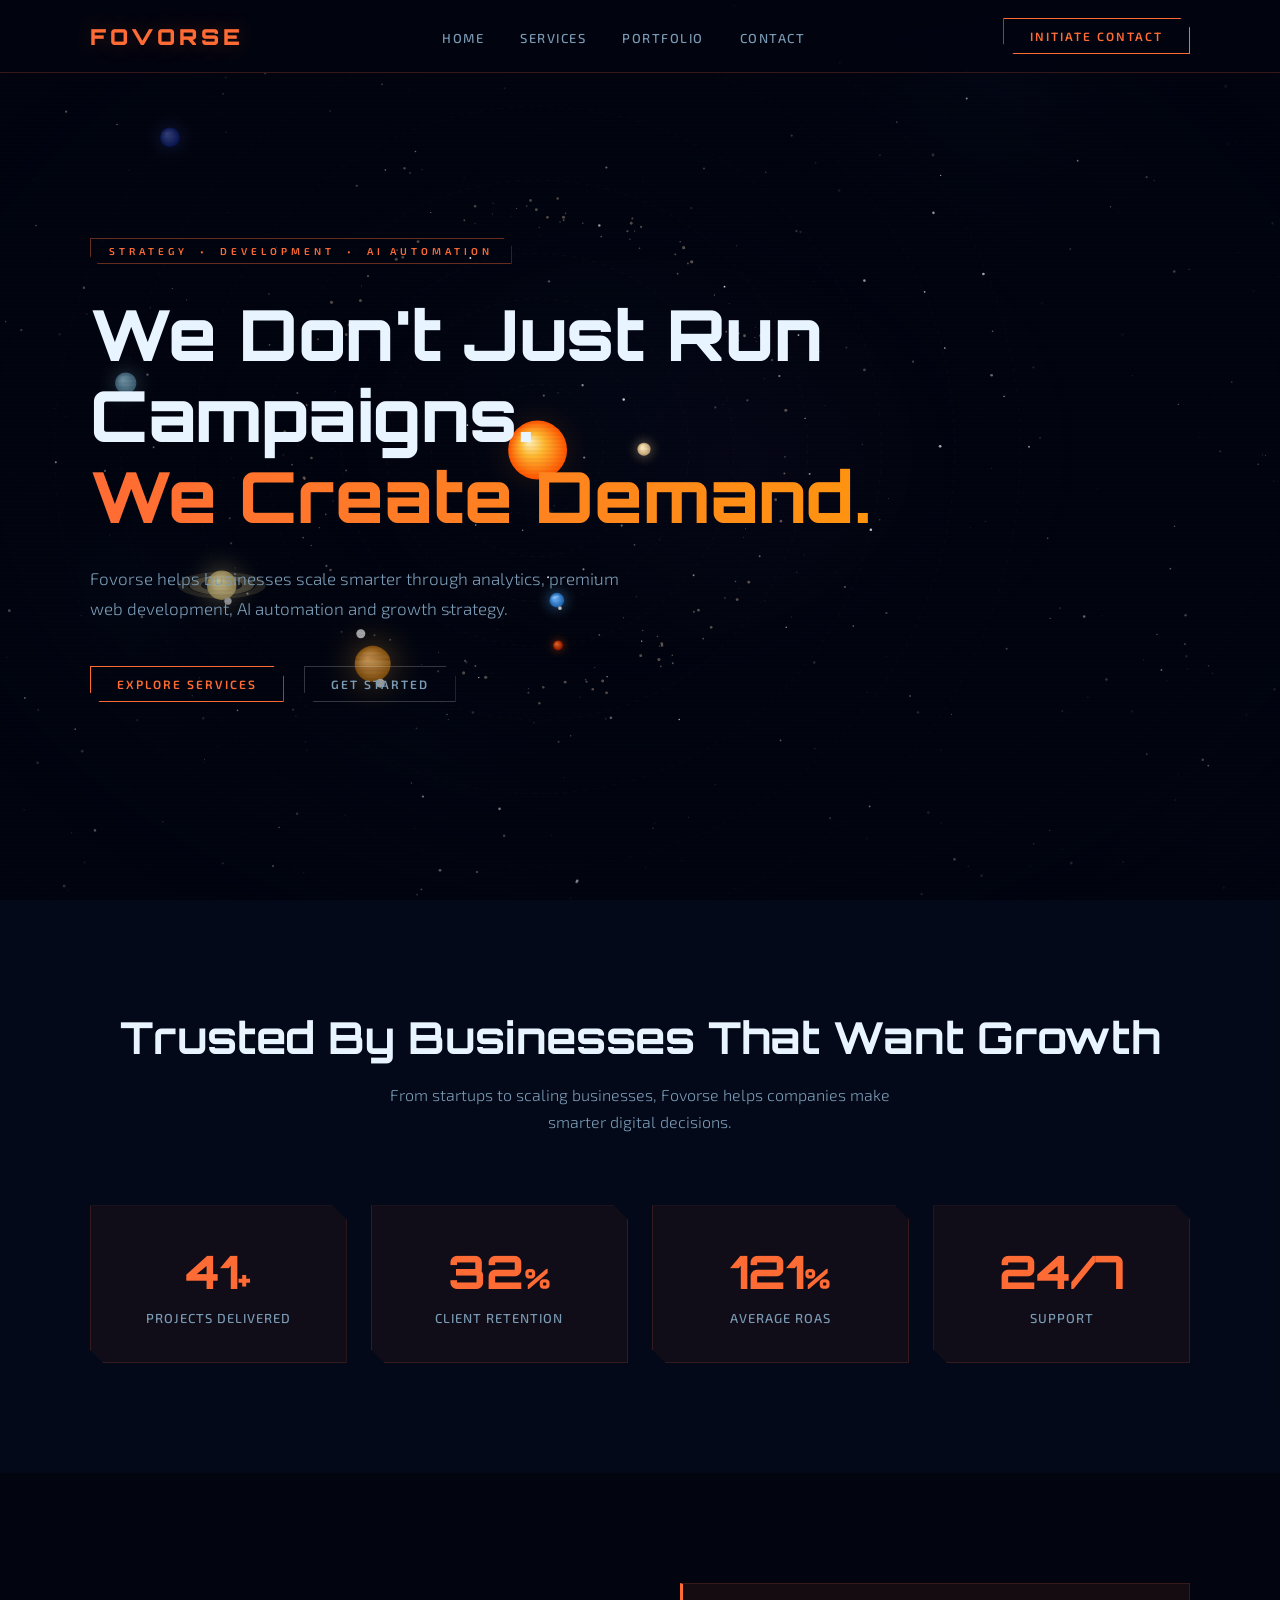
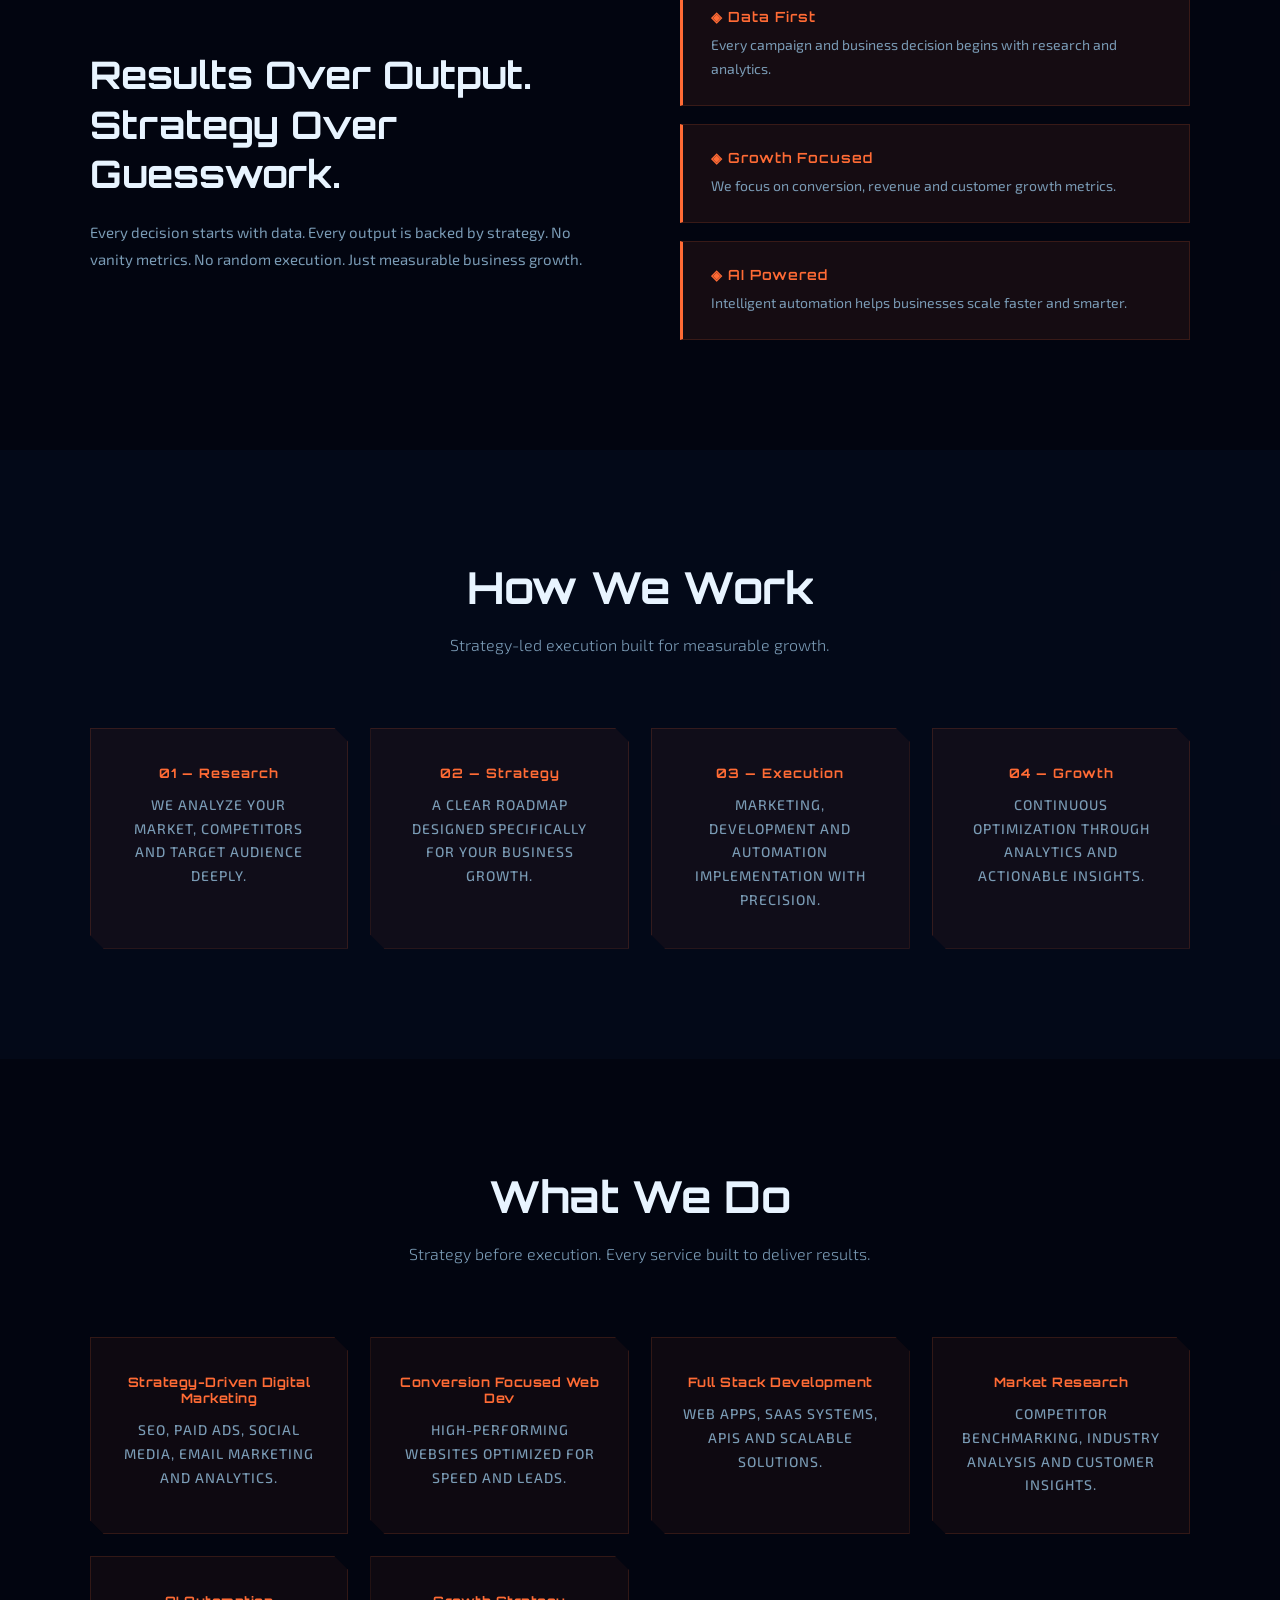
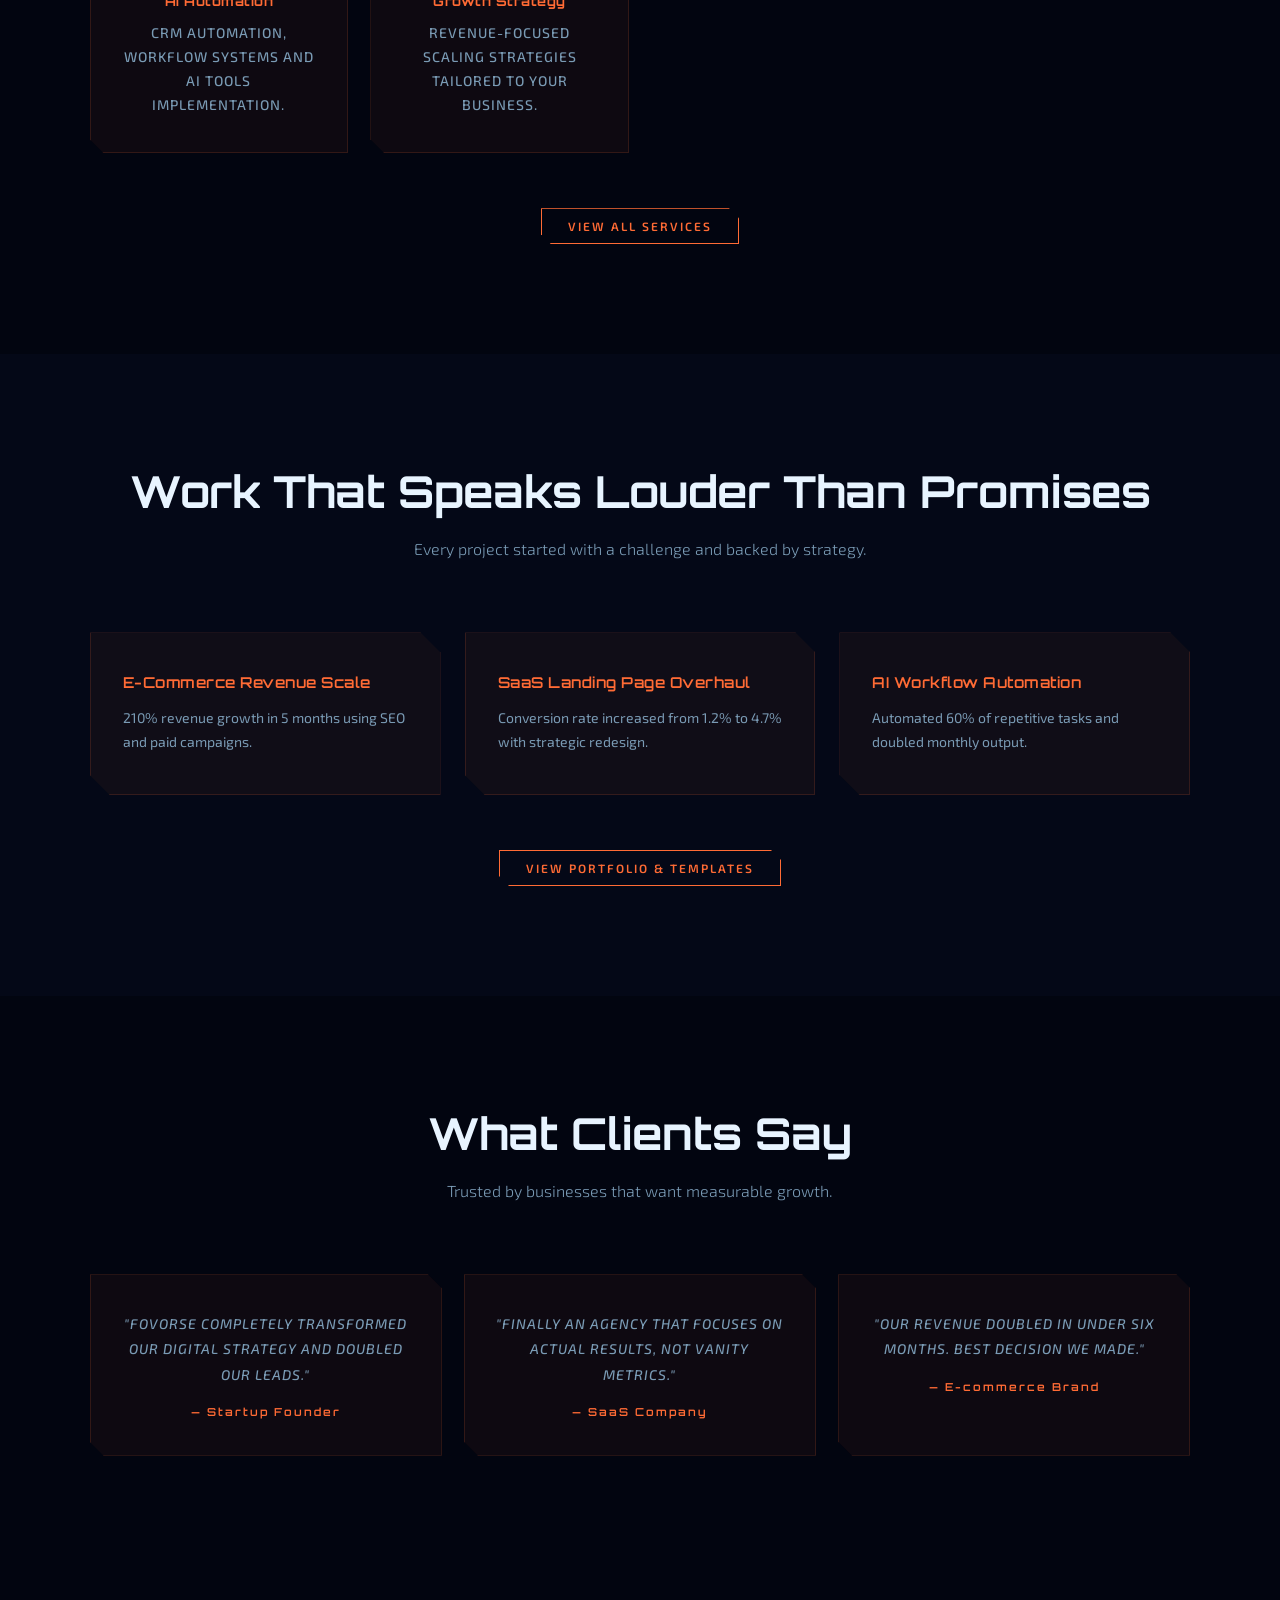
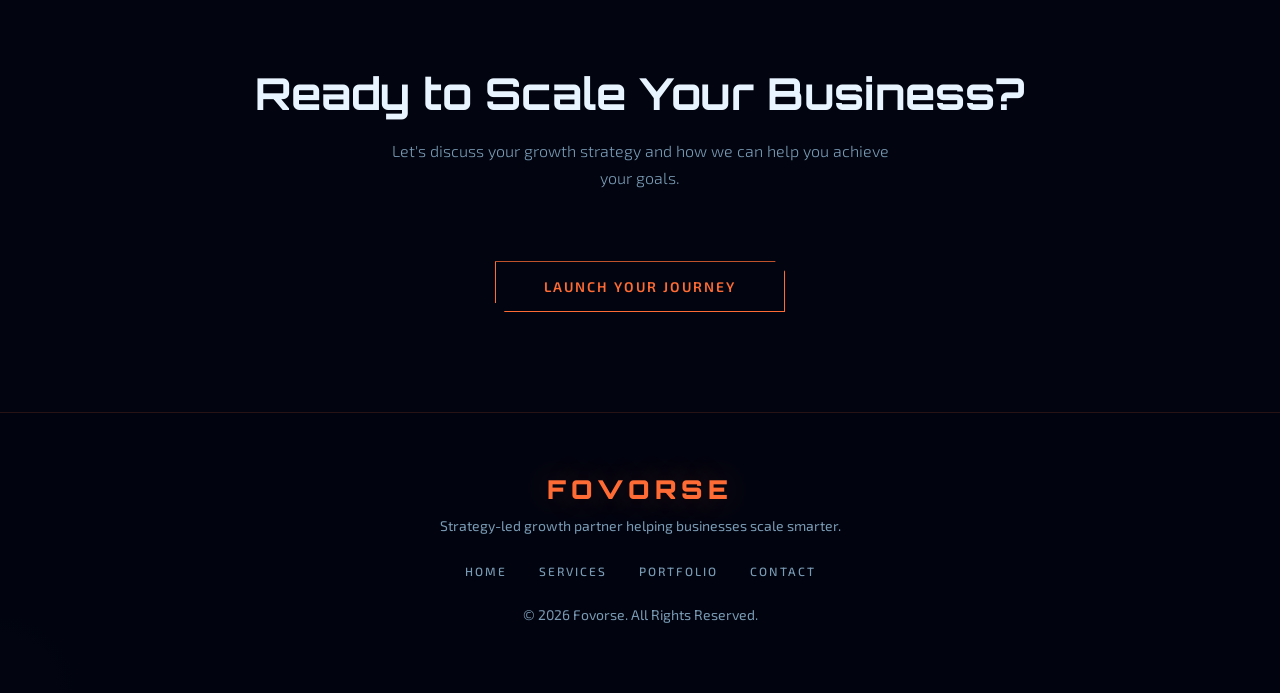
<file: template-4-orange-space.html>
<!DOCTYPE html>
<html lang="en">
<head>
<meta charset="UTF-8">
<meta name="viewport" content="width=device-width, initial-scale=1.0">
<title>Fovorse | Strategy Driven Growth</title>
<link href="https://fonts.googleapis.com/css2?family=Orbitron:wght@400;500;600;700;800;900&family=Exo+2:wght@300;400;500;600;700&display=swap" rel="stylesheet">
<style>
:root {
  --orange: #FF6B35;
  --orange-glow: rgba(255,107,53,0.25);
  --orange-dim: rgba(255,107,53,0.08);
  --gold: #FFA500;
  --space-dark: #020510;
  --space-mid: #060d1f;
  --text-bright: #e8f4ff;
  --text-muted: #7a9bb5;
  --nebula-blue: #0a2a4a;
}

* { margin: 0; padding: 0; box-sizing: border-box; }
html { scroll-behavior: smooth; }

body {
  font-family: 'Exo 2', sans-serif;
  background: var(--space-dark);
  color: var(--text-bright);
  overflow-x: hidden;
}

/* ── SOLAR SYSTEM CANVAS ── */
#space-canvas {
  position: fixed;
  top: 0; left: 0;
  width: 100%; height: 100%;
  z-index: 0;
}

.space-overlay {
  position: fixed;
  top: 0; left: 0; width: 100%; height: 100%;
  background: radial-gradient(ellipse at 50% 50%, transparent 30%, rgba(2,5,16,0.85) 100%);
  z-index: 1;
  pointer-events: none;
}

/* ── NAVBAR ── */
.navbar {
  position: fixed; top: 0; width: 100%;
  display: flex; align-items: center; justify-content: space-between;
  padding: 18px 7%;
  z-index: 100;
  background: rgba(2,5,16,0.7);
  backdrop-filter: blur(12px);
  border-bottom: 1px solid rgba(255,107,53,0.2);
}

.logo {
  font-family: 'Orbitron', monospace;
  font-size: 22px; font-weight: 900;
  color: var(--orange);
  letter-spacing: 4px;
  text-shadow: 0 0 20px var(--orange-glow);
}

.nav-links {
  list-style: none;
  display: flex; gap: 36px;
}

.nav-links a {
  color: var(--text-muted);
  text-decoration: none;
  font-size: 13px; font-weight: 500;
  letter-spacing: 1.5px;
  text-transform: uppercase;
  transition: color .3s, text-shadow .3s;
}

.nav-links a:hover {
  color: var(--orange);
  text-shadow: 0 0 12px var(--orange-glow);
}

.btn {
  display: inline-block;
  background: transparent;
  border: 1px solid var(--orange);
  color: var(--orange);
  padding: 10px 26px;
  font-family: 'Exo 2', sans-serif;
  font-size: 12px; font-weight: 600;
  letter-spacing: 2px;
  text-transform: uppercase;
  text-decoration: none;
  cursor: pointer;
  transition: all .3s;
  clip-path: polygon(0 0, calc(100% - 10px) 0, 100% 10px, 100% 100%, 10px 100%, 0 calc(100% - 10px));
}

.btn:hover {
  background: var(--orange);
  color: #000;
  box-shadow: 0 0 25px var(--orange-glow);
}

/* ── HERO ── */
.hero {
  min-height: 100vh;
  display: flex; align-items: center;
  padding: 120px 7% 80px;
  position: relative; z-index: 10;
}

.tagline {
  display: inline-block;
  font-size: 10px; font-weight: 600;
  letter-spacing: 4px;
  color: var(--orange);
  border: 1px solid rgba(255,107,53,0.4);
  padding: 6px 18px;
  margin-bottom: 30px;
  clip-path: polygon(0 0, calc(100% - 8px) 0, 100% 8px, 100% 100%, 8px 100%, 0 calc(100% - 8px));
  animation: fadeSlideDown .8s ease forwards;
  opacity: 0;
}

.hero-title {
  font-family: 'Orbitron', monospace;
  font-size: clamp(36px, 5.5vw, 72px);
  font-weight: 800;
  line-height: 1.15;
  margin-bottom: 26px;
  animation: fadeSlideUp .9s ease .2s forwards;
  opacity: 0;
}

.hero-title span {
  display: block;
  background: linear-gradient(90deg, var(--orange), var(--gold));
  -webkit-background-clip: text;
  -webkit-text-fill-color: transparent;
  background-clip: text;
}

.hero-text {
  font-size: 17px; font-weight: 300;
  color: var(--text-muted);
  max-width: 560px;
  line-height: 1.8;
  margin-bottom: 42px;
  animation: fadeSlideUp 1s ease .4s forwards;
  opacity: 0;
}

.hero-buttons {
  display: flex; gap: 20px; flex-wrap: wrap;
  animation: fadeSlideUp 1s ease .6s forwards;
  opacity: 0;
}

.btn-outline {
  display: inline-block;
  background: transparent;
  border: 1px solid rgba(255,255,255,0.2);
  color: var(--text-muted);
  padding: 10px 26px;
  font-size: 12px; font-weight: 600;
  letter-spacing: 2px;
  text-transform: uppercase;
  text-decoration: none;
  transition: all .3s;
  cursor: pointer;
  clip-path: polygon(0 0, calc(100% - 10px) 0, 100% 10px, 100% 100%, 10px 100%, 0 calc(100% - 10px));
}

.btn-outline:hover {
  border-color: rgba(255,255,255,0.5);
  color: #fff;
}

/* ── SECTIONS ── */
section {
  position: relative; z-index: 10;
  padding: 110px 7%;
}

.section-header {
  text-align: center;
  margin-bottom: 70px;
}

.section-header h2 {
  font-family: 'Orbitron', monospace;
  font-size: clamp(26px, 4vw, 44px);
  font-weight: 700;
  margin-bottom: 16px;
  color: var(--text-bright);
}

.section-header p {
  color: var(--text-muted);
  font-size: 16px; font-weight: 300;
  max-width: 520px;
  margin: 0 auto;
  line-height: 1.7;
}

/* ── STATS ── */
.trust { background: rgba(6,13,31,0.6); }

.stats-container {
  display: grid;
  grid-template-columns: repeat(auto-fit, minmax(200px, 1fr));
  gap: 24px;
}

.service-card {
  background: rgba(255,107,53,0.05);
  border: 1px solid rgba(255,107,53,0.15);
  padding: 36px 28px;
  text-align: center;
  transition: all .4s;
  clip-path: polygon(0 0, calc(100% - 14px) 0, 100% 14px, 100% 100%, 14px 100%, 0 calc(100% - 14px));
  position: relative;
}

.service-card::before {
  content: '';
  position: absolute; top: 0; left: 0; right: 0; bottom: 0;
  background: linear-gradient(135deg, rgba(255,107,53,0.04), transparent);
  opacity: 0; transition: opacity .4s;
}

.service-card:hover::before { opacity: 1; }
.service-card:hover {
  border-color: rgba(255,107,53,0.45);
  transform: translateY(-5px);
  box-shadow: 0 20px 50px rgba(255,107,53,0.1);
}

.service-card h2 {
  font-family: 'Orbitron', monospace;
  font-size: 46px; font-weight: 800;
  color: var(--orange);
  margin-bottom: 10px;
}

.counter-suffix { font-size: 28px; }

.service-card p {
  color: var(--text-muted);
  font-size: 13px; font-weight: 500;
  letter-spacing: 1px;
  text-transform: uppercase;
}

/* ── RESULTS / ABOUT ── */
.results { background: transparent; }

.results-inner {
  display: grid;
  grid-template-columns: 1fr 1fr;
  gap: 80px;
  align-items: center;
}

.section-content-box h2 {
  font-family: 'Orbitron', monospace;
  font-size: clamp(22px, 3.2vw, 38px);
  font-weight: 700;
  line-height: 1.3;
  margin-bottom: 20px;
}

.section-content-box p {
  color: var(--text-muted);
  font-size: 15px; line-height: 1.8;
}

.results-grid {
  display: flex; flex-direction: column; gap: 18px;
}

.card {
  background: var(--orange-dim);
  border: 1px solid rgba(255,107,53,0.15);
  border-left: 3px solid var(--orange);
  padding: 24px 28px;
  transition: all .3s;
}

.card:hover {
  background: rgba(255,107,53,0.1);
  transform: translateX(6px);
}

.card h3 {
  font-family: 'Orbitron', monospace;
  font-size: 14px; font-weight: 600;
  color: var(--orange);
  letter-spacing: 1px;
  margin-bottom: 8px;
}

.card p {
  color: var(--text-muted);
  font-size: 14px; line-height: 1.7;
}

/* ── PROCESS ── */
.process { background: rgba(6,13,31,0.6); }

.services-grid {
  display: grid;
  grid-template-columns: repeat(auto-fit, minmax(220px, 1fr));
  gap: 22px;
}

/* ── SERVICES ── */
.services { background: transparent; }

.view-more-section {
  text-align: center;
  margin-top: 55px;
}

/* ── PORTFOLIO ── */
.portfolio { background: rgba(6,13,31,0.5); }

.portfolio-grid {
  display: grid;
  grid-template-columns: repeat(auto-fit, minmax(280px, 1fr));
  gap: 24px;
}

.portfolio-card {
  background: rgba(255,107,53,0.05);
  border: 1px solid rgba(255,107,53,0.15);
  padding: 40px 32px;
  position: relative; overflow: hidden;
  transition: all .4s;
  clip-path: polygon(0 0, calc(100% - 20px) 0, 100% 20px, 100% 100%, 20px 100%, 0 calc(100% - 20px));
}

.portfolio-card::after {
  content: '';
  position: absolute;
  top: -50%; left: -50%;
  width: 200%; height: 200%;
  background: radial-gradient(circle, rgba(255,107,53,0.06) 0%, transparent 60%);
  opacity: 0; transition: opacity .4s;
}

.portfolio-card:hover::after { opacity: 1; }
.portfolio-card:hover {
  border-color: var(--orange);
  transform: translateY(-8px);
  box-shadow: 0 25px 60px rgba(255,107,53,0.15);
}

.portfolio-card h3 {
  font-family: 'Orbitron', monospace;
  font-size: 15px; font-weight: 600;
  color: var(--orange);
  margin-bottom: 14px;
  letter-spacing: 0.5px;
}

.portfolio-card p {
  color: var(--text-muted);
  font-size: 14px; line-height: 1.7;
}

/* ── TESTIMONIALS ── */
.testimonials { background: transparent; }

.testimonial-card p {
  color: var(--text-muted);
  font-style: italic;
  font-size: 14px; line-height: 1.8;
  margin-bottom: 18px;
}

.testimonial-card h4 {
  font-family: 'Orbitron', monospace;
  font-size: 11px; font-weight: 600;
  color: var(--orange);
  letter-spacing: 2px;
}

/* ── CTA ── */
.contact-cta {
  background: transparent;
  text-align: center;
  padding: 100px 7%;
}

.btn-large {
  padding: 16px 48px;
  font-size: 14px;
}

/* ── FOOTER ── */
.footer {
  position: relative; z-index: 10;
  padding: 60px 7% 40px;
  text-align: center;
  border-top: 1px solid rgba(255,107,53,0.15);
  background: rgba(2,5,16,0.85);
}

.footer h2 {
  font-family: 'Orbitron', monospace;
  font-size: 26px; font-weight: 900;
  color: var(--orange);
  letter-spacing: 5px;
  margin-bottom: 12px;
  text-shadow: 0 0 30px var(--orange-glow);
}

.footer > p {
  color: var(--text-muted);
  font-size: 14px; margin-bottom: 30px;
}

.footer-links {
  display: flex; gap: 32px; justify-content: center;
  margin-bottom: 28px;
}

.footer-links a {
  color: var(--text-muted);
  text-decoration: none;
  font-size: 12px; font-weight: 500;
  letter-spacing: 2px; text-transform: uppercase;
  transition: color .3s;
}

.footer-links a:hover { color: var(--orange); }

.footer-copy {
  color: rgba(122,155,181,0.5);
  font-size: 12px;
}

/* ── REVEAL ANIMATIONS ── */
.reveal {
  opacity: 0;
  transform: translateY(40px);
  transition: opacity .8s ease, transform .8s ease;
}

.reveal.visible {
  opacity: 1;
  transform: translateY(0);
}

/* ── SCAN LINE EFFECT ── */
.scanline {
  position: fixed;
  top: 0; left: 0; right: 0; bottom: 0;
  z-index: 2;
  pointer-events: none;
  background: repeating-linear-gradient(
    to bottom,
    transparent 0px,
    transparent 2px,
    rgba(0,0,0,0.03) 2px,
    rgba(0,0,0,0.03) 4px
  );
}

/* ── KEYFRAMES ── */
@keyframes fadeSlideDown {
  to { opacity: 1; transform: translateY(0); }
  from { opacity: 0; transform: translateY(-20px); }
}

@keyframes fadeSlideUp {
  to { opacity: 1; transform: translateY(0); }
  from { opacity: 0; transform: translateY(20px); }
}

@keyframes pulse-glow {
  0%, 100% { box-shadow: 0 0 20px var(--orange-glow); }
  50% { box-shadow: 0 0 40px rgba(255,107,53,0.5); }
}

/* ── ORBIT DECORATORS ── */
.orbit-ring {
  position: absolute;
  border: 1px solid rgba(255,107,53,0.06);
  border-radius: 50%;
  pointer-events: none;
}

/* ── FLOATING SPACE OBJECTS ── */
.space-drifter {
  position: absolute;
  pointer-events: none;
  z-index: 5;
  opacity: 0;
}

/* Section divider containers */
.space-divider {
  position: relative;
  width: 100%;
  height: 0;
  overflow: visible;
  z-index: 5;
}

/* Astronaut drift paths */
@keyframes drift-right {
  0%   { transform: translateX(-180px) translateY(0px) rotate(-15deg); opacity:0; }
  5%   { opacity: 0.75; }
  90%  { opacity: 0.75; }
  100% { transform: translateX(calc(100vw + 180px)) translateY(-60px) rotate(20deg); opacity:0; }
}
@keyframes drift-left {
  0%   { transform: translateX(calc(100vw + 180px)) translateY(0px) rotate(10deg); opacity:0; }
  5%   { opacity: 0.65; }
  90%  { opacity: 0.65; }
  100% { transform: translateX(-180px) translateY(40px) rotate(-25deg); opacity:0; }
}
@keyframes drift-diagonal {
  0%   { transform: translateX(-200px) translateY(80px) rotate(5deg) scale(0.8); opacity:0; }
  8%   { opacity: 0.6; }
  90%  { opacity: 0.6; }
  100% { transform: translateX(calc(100vw + 200px)) translateY(-40px) rotate(-10deg) scale(1.1); opacity:0; }
}
@keyframes tumble-rock {
  0%   { transform: translateX(-150px) translateY(0) rotate(0deg); opacity:0; }
  6%   { opacity: 0.55; }
  88%  { opacity: 0.55; }
  100% { transform: translateX(calc(100vw + 150px)) translateY(30px) rotate(540deg); opacity:0; }
}
@keyframes tumble-rock-back {
  0%   { transform: translateX(calc(100vw + 150px)) translateY(20px) rotate(0deg); opacity:0; }
  6%   { opacity: 0.5; }
  88%  { opacity: 0.5; }
  100% { transform: translateX(-150px) translateY(-20px) rotate(-480deg); opacity:0; }
}
@keyframes satellite-pass {
  0%   { transform: translateX(-220px) translateY(0) rotate(-8deg); opacity:0; }
  4%   { opacity: 0.7; }
  92%  { opacity: 0.7; }
  100% { transform: translateX(calc(100vw + 220px)) translateY(-30px) rotate(-8deg); opacity:0; }
}
@keyframes satellite-pass-back {
  0%   { transform: translateX(calc(100vw + 220px)) translateY(10px) rotate(5deg); opacity:0; }
  4%   { opacity: 0.6; }
  92%  { opacity: 0.6; }
  100% { transform: translateX(-220px) translateY(-10px) rotate(5deg); opacity:0; }
}
@keyframes spacewalk-float {
  0%, 100% { transform: translateY(0px) rotate(-2deg); }
  50% { transform: translateY(-12px) rotate(2deg); }
}
@keyframes antenna-blink {
  0%, 85%, 100% { opacity: 1; }
  88%, 96% { opacity: 0; }
}

.astronaut-1 {
  animation: drift-right 28s linear 2s infinite;
  top: -40px;
}
.astronaut-2 {
  animation: drift-left 35s linear 8s infinite;
  top: -20px;
}
.astronaut-3 {
  animation: drift-diagonal 22s linear 14s infinite;
  top: 10px;
}
.rock-1 { animation: tumble-rock 18s linear 0s infinite; top: -15px; }
.rock-2 { animation: tumble-rock-back 24s linear 5s infinite; top: -5px; }
.rock-3 { animation: tumble-rock 32s linear 11s infinite; top: -20px; }
.rock-4 { animation: tumble-rock-back 15s linear 18s infinite; top: -10px; }
.rock-5 { animation: tumble-rock 20s linear 25s infinite; top: -8px; }
.satellite-1 { animation: satellite-pass 22s linear 1s infinite; top: -30px; }
.satellite-2 { animation: satellite-pass-back 30s linear 9s infinite; top: -10px; }
.satellite-3 { animation: satellite-pass 26s linear 16s infinite; top: -35px; }

/* ── RESPONSIVE ── */
@media (max-width: 900px) {
  .results-inner { grid-template-columns: 1fr; gap: 40px; }
  .nav-links { display: none; }
  .hero-title { font-size: 36px; }
}
</style>
</head>
<body>

<!-- SPACE CANVAS (SOLAR SYSTEM) -->
<canvas id="space-canvas"></canvas>
<div class="space-overlay"></div>
<div class="scanline"></div>

<!-- NAVBAR -->
<header class="navbar">
  <div class="logo">FOVORSE</div>
  <nav>
    <ul class="nav-links">
      <li><a href="#home">Home</a></li>
      <li><a href="#services">Services</a></li>
      <li><a href="#portfolio">Portfolio</a></li>
      <li><a href="#contact">Contact</a></li>
    </ul>
  </nav>
  <a href="#contact" class="btn">Initiate Contact</a>
</header>

<!-- HERO -->
<section class="hero" id="home">
  <div class="hero-left">
    <span class="tagline">STRATEGY &nbsp;•&nbsp; DEVELOPMENT &nbsp;•&nbsp; AI AUTOMATION</span>
    <h1 class="hero-title">
      We Don't Just Run Campaigns.
      <span>We Create Demand.</span>
    </h1>
    <p class="hero-text">
      Fovorse helps businesses scale smarter through analytics,
      premium web development, AI automation and growth strategy.
    </p>
    <div class="hero-buttons">
      <a href="#services" class="btn">Explore Services</a>
      <a href="#contact" class="btn-outline">Get Started</a>
    </div>
  </div>
</section>

<!-- ═══════════════════════════════════
  SPACE DRIFTERS — between hero & trust
═══════════════════════════════════ -->
<div class="space-divider">

  <!-- ASTRONAUT 1 (drifts right, arms out) -->
  <div class="space-drifter astronaut-1" style="top:-50px;left:0">
    <svg width="80" height="100" viewBox="0 0 80 100" fill="none" xmlns="http://www.w3.org/2000/svg">
      <!-- tether cable -->
      <path d="M40 88 Q60 95 80 85" stroke="rgba(255,200,150,0.4)" stroke-width="1.5" fill="none" stroke-dasharray="3,3"/>
      <!-- suit body -->
      <ellipse cx="40" cy="58" rx="16" ry="20" fill="#d0d8e8" stroke="#a0b0c8" stroke-width="1"/>
      <!-- helmet -->
      <circle cx="40" cy="32" r="16" fill="#c8d4e8" stroke="#8899bb" stroke-width="1.5"/>
      <!-- visor -->
      <ellipse cx="40" cy="32" rx="10" ry="9" fill="rgba(255,140,50,0.55)" stroke="#cc7020" stroke-width="1"/>
      <!-- visor reflection -->
      <ellipse cx="37" cy="28" rx="3" ry="2" fill="rgba(255,255,255,0.35)"/>
      <!-- left arm extended -->
      <path d="M24 52 L6 44 Q2 42 4 46 L20 56" fill="#c0cce0" stroke="#9aaccc" stroke-width="1"/>
      <!-- right arm extended -->
      <path d="M56 52 L74 44 Q78 42 76 46 L60 56" fill="#c0cce0" stroke="#9aaccc" stroke-width="1"/>
      <!-- gloves -->
      <circle cx="5" cy="45" r="4" fill="#e8b060"/>
      <circle cx="75" cy="45" r="4" fill="#e8b060"/>
      <!-- legs -->
      <rect x="30" y="76" width="10" height="14" rx="5" fill="#b8c8de" stroke="#9aaccc" stroke-width="1"/>
      <rect x="42" y="76" width="10" height="14" rx="5" fill="#b8c8de" stroke="#9aaccc" stroke-width="1"/>
      <!-- boots -->
      <ellipse cx="35" cy="90" rx="7" ry="4" fill="#8090b0"/>
      <ellipse cx="47" cy="90" rx="7" ry="4" fill="#8090b0"/>
      <!-- backpack -->
      <rect x="50" y="46" width="8" height="12" rx="2" fill="#b0bcd0" stroke="#8899bb" stroke-width="1"/>
      <!-- backpack details -->
      <rect x="52" y="48" width="4" height="2" rx="1" fill="rgba(255,150,50,0.7)"/>
      <rect x="52" y="52" width="4" height="2" rx="1" fill="rgba(100,200,255,0.7)"/>
      <!-- suit details -->
      <circle cx="40" cy="55" r="3" fill="rgba(255,140,50,0.6)" stroke="#cc7020" stroke-width="0.8"/>
    </svg>
  </div>

  <!-- ROCK 1 -->
  <div class="space-drifter rock-1" style="top:-20px;left:0">
    <svg width="45" height="38" viewBox="0 0 45 38" fill="none" xmlns="http://www.w3.org/2000/svg">
      <path d="M8 28 L3 18 L10 6 L22 2 L36 5 L43 15 L40 28 L30 36 L14 35 Z" fill="#6a6560" stroke="#504a45" stroke-width="1"/>
      <path d="M10 6 L22 2 L36 5 L43 15 L36 8 L22 6 Z" fill="#7a7570"/>
      <path d="M3 18 L10 6 L12 14 L6 22 Z" fill="#7a7570"/>
      <ellipse cx="25" cy="18" rx="5" ry="3" fill="rgba(100,95,90,0.5)" transform="rotate(-20,25,18)"/>
      <circle cx="15" cy="24" r="2" fill="rgba(85,80,75,0.6)"/>
    </svg>
  </div>

  <!-- SATELLITE 1 -->
  <div class="space-drifter satellite-1" style="top:-35px;left:0">
    <svg width="110" height="50" viewBox="0 0 110 50" fill="none" xmlns="http://www.w3.org/2000/svg">
      <!-- solar panels left -->
      <rect x="0" y="16" width="32" height="18" rx="2" fill="#1a3a6e" stroke="#2a5aaa" stroke-width="1"/>
      <line x1="10" y1="16" x2="10" y2="34" stroke="#2a5aaa" stroke-width="0.7"/>
      <line x1="20" y1="16" x2="20" y2="34" stroke="#2a5aaa" stroke-width="0.7"/>
      <!-- panel highlight -->
      <rect x="2" y="18" width="4" height="14" rx="1" fill="rgba(100,180,255,0.15)"/>
      <!-- connector left -->
      <rect x="32" y="22" width="10" height="6" rx="1" fill="#8090a0"/>
      <!-- satellite body -->
      <rect x="42" y="12" width="26" height="26" rx="3" fill="#b0bcd0" stroke="#8090b0" stroke-width="1.2"/>
      <!-- body detail -->
      <rect x="46" y="16" width="18" height="8" rx="2" fill="#8090b0"/>
      <rect x="46" y="28" width="6" height="6" rx="1" fill="rgba(255,150,50,0.7)"/>
      <rect x="56" y="28" width="6" height="6" rx="1" fill="rgba(100,200,255,0.5)"/>
      <!-- antenna -->
      <line x1="55" y1="12" x2="55" y2="0" stroke="#c0d0e0" stroke-width="1.2"/>
      <circle cx="55" cy="0" r="2.5" fill="#ff6b35" class="antenna-blink" style="animation:antenna-blink 3s ease-in-out infinite"/>
      <!-- connector right -->
      <rect x="68" y="22" width="10" height="6" rx="1" fill="#8090a0"/>
      <!-- solar panels right -->
      <rect x="78" y="16" width="32" height="18" rx="2" fill="#1a3a6e" stroke="#2a5aaa" stroke-width="1"/>
      <line x1="88" y1="16" x2="88" y2="34" stroke="#2a5aaa" stroke-width="0.7"/>
      <line x1="98" y1="16" x2="98" y2="34" stroke="#2a5aaa" stroke-width="0.7"/>
      <!-- panel highlight -->
      <rect x="80" y="18" width="4" height="14" rx="1" fill="rgba(100,180,255,0.15)"/>
      <!-- thruster fire -->
      <path d="M68 28 Q75 33 72 40 Q69 34 68 28Z" fill="rgba(255,140,50,0.6)"/>
    </svg>
  </div>

</div>

<!-- TRUST / STATS -->
<section class="trust reveal" id="trust">
  <div class="section-header">
    <h2>Trusted By Businesses That Want Growth</h2>
    <p>From startups to scaling businesses, Fovorse helps companies make smarter digital decisions.</p>
  </div>
  <div class="stats-container">
    <div class="service-card">
      <h2><span class="counter" data-target="120">0</span><span class="counter-suffix">+</span></h2>
      <p>Projects Delivered</p>
    </div>
    <div class="service-card">
      <h2><span class="counter" data-target="95">0</span><span class="counter-suffix">%</span></h2>
      <p>Client Retention</p>
    </div>
    <div class="service-card">
      <h2><span class="counter" data-target="350">0</span><span class="counter-suffix">%</span></h2>
      <p>Average ROAS</p>
    </div>
    <div class="service-card">
      <h2>24/7</h2>
      <p>Support</p>
    </div>
  </div>
</section>

<!-- ═══════════════════════════════════
  SPACE DRIFTERS — between trust & results
═══════════════════════════════════ -->
<div class="space-divider">

  <!-- ASTRONAUT 2 (drifts left, doing spacewalk pose) -->
  <div class="space-drifter astronaut-2" style="top:-40px;left:0">
    <svg width="75" height="95" viewBox="0 0 75 95" fill="none" xmlns="http://www.w3.org/2000/svg">
      <!-- tether -->
      <path d="M37 85 Q20 92 0 88" stroke="rgba(255,200,150,0.35)" stroke-width="1.5" fill="none" stroke-dasharray="4,3"/>
      <!-- suit body -->
      <ellipse cx="37" cy="57" rx="15" ry="19" fill="#e0e8f0" stroke="#b0c0d8" stroke-width="1"/>
      <!-- helmet -->
      <circle cx="37" cy="30" r="15" fill="#d0dcea" stroke="#90a8c8" stroke-width="1.5"/>
      <!-- visor — orange tint different from astronaut 1 -->
      <ellipse cx="37" cy="30" rx="9" ry="8" fill="rgba(80,180,255,0.5)" stroke="#3070c0" stroke-width="1"/>
      <ellipse cx="34" cy="27" rx="3" ry="2" fill="rgba(255,255,255,0.4)"/>
      <!-- arm up (working) -->
      <path d="M22 50 L8 38 Q4 34 7 31 L18 44" fill="#d0dcea" stroke="#b0c0d8" stroke-width="1"/>
      <!-- arm down -->
      <path d="M52 54 L66 62 Q70 64 68 68 L55 60" fill="#d0dcea" stroke="#b0c0d8" stroke-width="1"/>
      <!-- gloves -->
      <circle cx="6" cy="32" r="4" fill="#ff9850"/>
      <circle cx="69" cy="67" r="4" fill="#ff9850"/>
      <!-- legs -->
      <rect x="27" y="74" width="10" height="13" rx="5" fill="#c0d0e4" stroke="#b0c0d8" stroke-width="1"/>
      <rect x="39" y="74" width="10" height="13" rx="5" fill="#c0d0e4" stroke="#b0c0d8" stroke-width="1"/>
      <!-- boots -->
      <ellipse cx="32" cy="87" rx="7" ry="4" fill="#788aaa"/>
      <ellipse cx="44" cy="87" rx="7" ry="4" fill="#788aaa"/>
      <!-- backpack -->
      <rect x="48" y="46" width="8" height="12" rx="2" fill="#c0cce0" stroke="#9aaccc" stroke-width="1"/>
      <rect x="50" y="48" width="4" height="2" rx="1" fill="rgba(100,200,255,0.7)"/>
      <rect x="50" y="52" width="4" height="2" rx="1" fill="rgba(255,100,50,0.7)"/>
      <!-- tool in hand -->
      <rect x="0" y="29" width="10" height="4" rx="2" fill="#c0c0c0"/>
      <circle cx="1" cy="31" r="2" fill="#ffaa30"/>
    </svg>
  </div>

  <!-- ROCKS 2 & 3 -->
  <div class="space-drifter rock-2" style="top:-15px;left:0">
    <svg width="55" height="42" viewBox="0 0 55 42" fill="none">
      <path d="M12 34 L5 22 L8 8 L20 2 L38 4 L50 12 L52 26 L44 36 L26 40 Z" fill="#5c5855" stroke="#46423e" stroke-width="1"/>
      <path d="M8 8 L20 2 L38 4 L32 10 L14 8 Z" fill="#6c6660"/>
      <path d="M5 22 L8 8 L14 16 L8 26 Z" fill="#6c6660"/>
      <ellipse cx="30" cy="20" rx="6" ry="4" fill="rgba(70,65,60,0.6)" transform="rotate(-15,30,20)"/>
      <circle cx="18" cy="28" r="3" fill="rgba(50,46,44,0.5)"/>
      <circle cx="40" cy="14" r="2" fill="rgba(80,75,70,0.5)"/>
    </svg>
  </div>

  <!-- ROCK 3 (small) -->
  <div class="space-drifter rock-3" style="top:-10px;left:0">
    <svg width="28" height="22" viewBox="0 0 28 22" fill="none">
      <path d="M5 16 L2 10 L6 3 L14 1 L22 3 L26 9 L24 16 L16 20 L8 19 Z" fill="#787068" stroke="#585048" stroke-width="0.8"/>
      <path d="M6 3 L14 1 L18 5 L10 5 Z" fill="#888278"/>
      <circle cx="14" cy="12" r="3" fill="rgba(60,56,52,0.5)"/>
    </svg>
  </div>

  <!-- SATELLITE 2 (going left, different design — dish type) -->
  <div class="space-drifter satellite-2" style="top:-30px;left:0">
    <svg width="90" height="55" viewBox="0 0 90 55" fill="none">
      <!-- body -->
      <rect x="30" y="18" width="30" height="22" rx="3" fill="#a8b8c8" stroke="#7898b8" stroke-width="1.2"/>
      <rect x="34" y="22" width="10" height="6" rx="1" fill="#6080a0"/>
      <rect x="48" y="22" width="8" height="6" rx="1" fill="rgba(255,130,50,0.7)"/>
      <!-- dish antenna -->
      <path d="M60 12 Q72 4 82 10 Q76 18 68 18 Q62 18 60 12Z" fill="#c0ccd8" stroke="#8090a8" stroke-width="1"/>
      <line x1="60" y1="12" x2="56" y2="18" stroke="#8898b0" stroke-width="1"/>
      <circle cx="60" cy="12" r="2" fill="#ff6b35" style="animation:antenna-blink 2.4s ease-in-out 0.6s infinite"/>
      <!-- solar panel left -->
      <rect x="0" y="20" width="28" height="16" rx="2" fill="#162850" stroke="#2248a0" stroke-width="1"/>
      <line x1="9" y1="20" x2="9" y2="36" stroke="#2248a0" stroke-width="0.7"/>
      <line x1="18" y1="20" x2="18" y2="36" stroke="#2248a0" stroke-width="0.7"/>
      <rect x="2" y="22" width="5" height="12" rx="1" fill="rgba(80,150,255,0.15)"/>
      <!-- connector -->
      <rect x="28" y="25" width="4" height="6" rx="1" fill="#7888a0"/>
      <!-- thruster -->
      <path d="M30 32 Q22 38 25 44 Q28 38 30 32Z" fill="rgba(100,180,255,0.5)"/>
    </svg>
  </div>

</div>

<!-- RESULTS / ABOUT -->
<section class="results reveal">
  <div class="results-inner">
    <div class="section-content-box">
      <h2>Results Over Output. Strategy Over Guesswork.</h2>
      <p>
        Every decision starts with data. Every output is backed by strategy.
        No vanity metrics. No random execution. Just measurable business growth.
      </p>
    </div>
    <div class="results-grid">
      <div class="card">
        <h3>◈ Data First</h3>
        <p>Every campaign and business decision begins with research and analytics.</p>
      </div>
      <div class="card">
        <h3>◈ Growth Focused</h3>
        <p>We focus on conversion, revenue and customer growth metrics.</p>
      </div>
      <div class="card">
        <h3>◈ AI Powered</h3>
        <p>Intelligent automation helps businesses scale faster and smarter.</p>
      </div>
    </div>
  </div>
</section>

<!-- ═══════════════════════════════════
  SPACE DRIFTERS — between results & process
═══════════════════════════════════ -->
<div class="space-divider">

  <!-- ASTRONAUT 3 (diagonal, tumbling slightly) -->
  <div class="space-drifter astronaut-3" style="top:-30px;left:0">
    <svg width="70" height="88" viewBox="0 0 70 88" fill="none">
      <!-- tether -->
      <path d="M35 80 Q50 88 70 82" stroke="rgba(255,200,150,0.3)" stroke-width="1.5" fill="none" stroke-dasharray="3,4"/>
      <!-- body -->
      <ellipse cx="35" cy="54" rx="14" ry="18" fill="#ccd6e8" stroke="#a0b4cc" stroke-width="1"/>
      <!-- helmet -->
      <circle cx="35" cy="28" r="14" fill="#c4d2e4" stroke="#88a0c0" stroke-width="1.5"/>
      <!-- visor — green tint -->
      <ellipse cx="35" cy="28" rx="8" ry="7" fill="rgba(80,220,120,0.45)" stroke="#40a060" stroke-width="1"/>
      <ellipse cx="33" cy="25" rx="2.5" ry="1.5" fill="rgba(255,255,255,0.45)"/>
      <!-- arms both up -->
      <path d="M21 46 L5 36 Q2 33 5 30 L16 42" fill="#c4d2e4" stroke="#a0b4cc" stroke-width="1"/>
      <path d="M49 46 L65 36 Q68 33 65 30 L54 42" fill="#c4d2e4" stroke="#a0b4cc" stroke-width="1"/>
      <circle cx="4" cy="30" r="3.5" fill="#ffb040"/>
      <circle cx="66" cy="30" r="3.5" fill="#ffb040"/>
      <!-- legs spread -->
      <rect x="25" y="70" width="10" height="12" rx="5" transform="rotate(-10,25,70)" fill="#b8cae0" stroke="#a0b4cc" stroke-width="1"/>
      <rect x="37" y="70" width="10" height="12" rx="5" transform="rotate(10,47,70)" fill="#b8cae0" stroke="#a0b4cc" stroke-width="1"/>
      <!-- boots -->
      <ellipse cx="28" cy="82" rx="6" ry="3.5" fill="#6878a0"/>
      <ellipse cx="44" cy="82" rx="6" ry="3.5" fill="#6878a0"/>
      <!-- backpack + flag patch -->
      <rect x="46" y="44" width="7" height="11" rx="2" fill="#b8c8dc" stroke="#92a8c4" stroke-width="1"/>
      <rect x="28" y="48" width="5" height="4" rx="1" fill="#c04030"/>
      <line x1="28" y1="48" x2="28" y2="44" stroke="#c0c8d8" stroke-width="0.8"/>
    </svg>
  </div>

  <!-- ROCKS 4 & 5 (larger tumbling) -->
  <div class="space-drifter rock-4" style="top:-18px;left:0">
    <svg width="62" height="50" viewBox="0 0 62 50" fill="none">
      <path d="M14 42 L4 28 L6 12 L16 4 L34 2 L50 6 L58 18 L58 32 L48 44 L28 48 Z" fill="#504c48" stroke="#3c3835" stroke-width="1"/>
      <path d="M6 12 L16 4 L34 2 L42 10 L22 10 Z" fill="#605c58"/>
      <path d="M4 28 L6 12 L14 20 L8 32 Z" fill="#605c58"/>
      <ellipse cx="34" cy="25" rx="8" ry="5" fill="rgba(40,36,34,0.6)" transform="rotate(-20,34,25)"/>
      <circle cx="20" cy="35" r="4" fill="rgba(44,40,38,0.5)"/>
      <circle cx="44" cy="16" r="3" fill="rgba(60,56,52,0.4)"/>
      <path d="M48 44 L58 32 L54 40 Z" fill="#3c3835"/>
    </svg>
  </div>

  <!-- SATELLITE 3 (ISS-like) -->
  <div class="space-drifter satellite-3" style="top:-40px;left:0">
    <svg width="130" height="48" viewBox="0 0 130 48" fill="none">
      <!-- far left solar panel -->
      <rect x="0" y="14" width="24" height="20" rx="2" fill="#1c3a72" stroke="#2858c0" stroke-width="1"/>
      <line x1="8" y1="14" x2="8" y2="34" stroke="#2858c0" stroke-width="0.6"/>
      <line x1="16" y1="14" x2="16" y2="34" stroke="#2858c0" stroke-width="0.6"/>
      <!-- connector -->
      <rect x="24" y="20" width="8" height="8" rx="1" fill="#7080a0"/>
      <!-- module 1 -->
      <rect x="32" y="12" width="18" height="24" rx="3" fill="#c0ccd8" stroke="#90a0b8" stroke-width="1"/>
      <rect x="35" y="15" width="12" height="6" rx="1" fill="#8098b8"/>
      <!-- connector -->
      <rect x="50" y="20" width="6" height="8" rx="1" fill="#8090a8"/>
      <!-- main module -->
      <rect x="56" y="10" width="22" height="28" rx="3" fill="#b8c8da" stroke="#8090b0" stroke-width="1.2"/>
      <rect x="60" y="14" width="14" height="8" rx="2" fill="#7090b0"/>
      <rect x="60" y="26" width="5" height="5" rx="1" fill="rgba(255,120,50,0.7)"/>
      <rect x="68" y="26" width="5" height="5" rx="1" fill="rgba(80,200,255,0.6)"/>
      <!-- connector -->
      <rect x="78" y="20" width="6" height="8" rx="1" fill="#8090a8"/>
      <!-- module 2 -->
      <rect x="84" y="14" width="16" height="20" rx="3" fill="#c4d0dc" stroke="#90a0b8" stroke-width="1"/>
      <rect x="87" y="17" width="10" height="5" rx="1" fill="#8898b8"/>
      <!-- connector -->
      <rect x="100" y="20" width="6" height="8" rx="1" fill="#7888a0"/>
      <!-- far right solar panel -->
      <rect x="106" y="14" width="24" height="20" rx="2" fill="#1c3a72" stroke="#2858c0" stroke-width="1"/>
      <line x1="114" y1="14" x2="114" y2="34" stroke="#2858c0" stroke-width="0.6"/>
      <line x1="122" y1="14" x2="122" y2="34" stroke="#2858c0" stroke-width="0.6"/>
      <!-- antenna on top -->
      <line x1="67" y1="10" x2="67" y2="2" stroke="#d0dce8" stroke-width="1"/>
      <circle cx="67" cy="2" r="2" fill="#ff6b35" style="animation:antenna-blink 2s ease-in-out 1s infinite"/>
      <!-- solar highlights -->
      <rect x="2" y="16" width="4" height="16" rx="1" fill="rgba(100,160,255,0.12)"/>
      <rect x="108" y="16" width="4" height="16" rx="1" fill="rgba(100,160,255,0.12)"/>
    </svg>
  </div>

</div>

<!-- PROCESS -->
<section class="process reveal">
  <div class="section-header">
    <h2>How We Work</h2>
    <p>Strategy-led execution built for measurable growth.</p>
  </div>
  <div class="services-grid">
    <div class="service-card">
      <h3 style="font-family:'Orbitron',monospace;font-size:13px;color:var(--orange);letter-spacing:1px;margin-bottom:12px;">01 &mdash; Research</h3>
      <p style="color:var(--text-muted);font-size:14px;line-height:1.7;">We analyze your market, competitors and target audience deeply.</p>
    </div>
    <div class="service-card">
      <h3 style="font-family:'Orbitron',monospace;font-size:13px;color:var(--orange);letter-spacing:1px;margin-bottom:12px;">02 &mdash; Strategy</h3>
      <p style="color:var(--text-muted);font-size:14px;line-height:1.7;">A clear roadmap designed specifically for your business growth.</p>
    </div>
    <div class="service-card">
      <h3 style="font-family:'Orbitron',monospace;font-size:13px;color:var(--orange);letter-spacing:1px;margin-bottom:12px;">03 &mdash; Execution</h3>
      <p style="color:var(--text-muted);font-size:14px;line-height:1.7;">Marketing, development and automation implementation with precision.</p>
    </div>
    <div class="service-card">
      <h3 style="font-family:'Orbitron',monospace;font-size:13px;color:var(--orange);letter-spacing:1px;margin-bottom:12px;">04 &mdash; Growth</h3>
      <p style="color:var(--text-muted);font-size:14px;line-height:1.7;">Continuous optimization through analytics and actionable insights.</p>
    </div>
  </div>
</section>

<!-- SERVICES -->
<section class="services reveal" id="services">
  <div class="section-header">
    <h2>What We Do</h2>
    <p>Strategy before execution. Every service built to deliver results.</p>
  </div>
  <div class="services-grid">
    <div class="service-card">
      <h3 style="font-family:'Orbitron',monospace;font-size:13px;color:var(--orange);letter-spacing:0.5px;margin-bottom:12px;">Strategy-Driven Digital Marketing</h3>
      <p style="color:var(--text-muted);font-size:14px;line-height:1.7;">SEO, Paid Ads, Social Media, Email Marketing and Analytics.</p>
    </div>
    <div class="service-card">
      <h3 style="font-family:'Orbitron',monospace;font-size:13px;color:var(--orange);letter-spacing:0.5px;margin-bottom:12px;">Conversion Focused Web Dev</h3>
      <p style="color:var(--text-muted);font-size:14px;line-height:1.7;">High-performing websites optimized for speed and leads.</p>
    </div>
    <div class="service-card">
      <h3 style="font-family:'Orbitron',monospace;font-size:13px;color:var(--orange);letter-spacing:0.5px;margin-bottom:12px;">Full Stack Development</h3>
      <p style="color:var(--text-muted);font-size:14px;line-height:1.7;">Web apps, SaaS systems, APIs and scalable solutions.</p>
    </div>
    <div class="service-card">
      <h3 style="font-family:'Orbitron',monospace;font-size:13px;color:var(--orange);letter-spacing:0.5px;margin-bottom:12px;">Market Research</h3>
      <p style="color:var(--text-muted);font-size:14px;line-height:1.7;">Competitor benchmarking, industry analysis and customer insights.</p>
    </div>
    <div class="service-card">
      <h3 style="font-family:'Orbitron',monospace;font-size:13px;color:var(--orange);letter-spacing:0.5px;margin-bottom:12px;">AI Automation</h3>
      <p style="color:var(--text-muted);font-size:14px;line-height:1.7;">CRM automation, workflow systems and AI tools implementation.</p>
    </div>
    <div class="service-card">
      <h3 style="font-family:'Orbitron',monospace;font-size:13px;color:var(--orange);letter-spacing:0.5px;margin-bottom:12px;">Growth Strategy</h3>
      <p style="color:var(--text-muted);font-size:14px;line-height:1.7;">Revenue-focused scaling strategies tailored to your business.</p>
    </div>
  </div>
  <div class="view-more-section">
    <a href="services.html" class="btn">View All Services</a>
  </div>
</section>

<!-- ═══════════════════════════════════
  SPACE DRIFTERS — between services & portfolio
═══════════════════════════════════ -->
<div class="space-divider">

  <!-- ROCK cluster drifting right -->
  <div class="space-drifter rock-5" style="top:-25px;left:0">
    <svg width="80" height="55" viewBox="0 0 80 55" fill="none">
      <!-- big rock -->
      <path d="M18 46 L8 30 L10 14 L22 6 L42 4 L58 10 L64 24 L60 40 L44 50 L24 52 Z" fill="#484440" stroke="#343230" stroke-width="1"/>
      <path d="M10 14 L22 6 L42 4 L46 12 L24 12 Z" fill="#585450"/>
      <ellipse cx="36" cy="28" rx="10" ry="6" fill="rgba(30,28,26,0.6)" transform="rotate(-25,36,28)"/>
      <circle cx="22" cy="38" r="5" fill="rgba(36,34,32,0.5)"/>
      <!-- small rock nearby -->
      <path d="M66 28 L62 20 L66 14 L74 12 L78 18 L76 26 L70 30 Z" fill="#504c48" stroke="#3c3835" stroke-width="0.8"/>
      <path d="M66 14 L74 12 L72 18 L68 16 Z" fill="#606058"/>
    </svg>
  </div>

  <!-- ASTRONAUT with tool/jetpack -->
  <div class="space-drifter" style="top:-45px;left:0;animation:drift-diagonal 26s linear 3s infinite">
    <svg width="82" height="100" viewBox="0 0 82 100" fill="none">
      <!-- jetpack flames -->
      <path d="M50 72 Q58 82 54 92 Q50 82 50 72Z" fill="rgba(255,100,30,0.7)"/>
      <path d="M50 72 Q44 82 48 90 Q50 80 50 72Z" fill="rgba(255,200,50,0.5)"/>
      <!-- body -->
      <ellipse cx="38" cy="56" rx="16" ry="20" fill="#d8e0f0" stroke="#a8bcd0" stroke-width="1"/>
      <!-- helmet -->
      <circle cx="38" cy="29" r="16" fill="#ccd8ea" stroke="#8aa0c0" stroke-width="1.5"/>
      <!-- visor gold -->
      <ellipse cx="38" cy="29" rx="10" ry="9" fill="rgba(255,200,50,0.5)" stroke="#c0900a" stroke-width="1"/>
      <ellipse cx="35" cy="26" rx="3" ry="2" fill="rgba(255,255,255,0.4)"/>
      <!-- arm up with wrench -->
      <path d="M22 48 L6 40 Q2 38 4 42 L18 52" fill="#ccd8ea" stroke="#a8bcd0" stroke-width="1"/>
      <circle cx="4" cy="40" r="3.5" fill="#e0a840"/>
      <!-- tool/wrench -->
      <rect x="-4" y="36" width="12" height="5" rx="2" fill="#909090"/>
      <circle cx="-4" cy="38" r="3" fill="#a0a0a0" stroke="#606060" stroke-width="0.5"/>
      <circle cx="8" cy="38" r="3" fill="#a0a0a0" stroke="#606060" stroke-width="0.5"/>
      <!-- right arm -->
      <path d="M54 52 L68 48 Q72 46 71 50 L58 56" fill="#ccd8ea" stroke="#a8bcd0" stroke-width="1"/>
      <circle cx="72" cy="48" r="3.5" fill="#e0a840"/>
      <!-- legs -->
      <rect x="28" y="74" width="10" height="14" rx="5" fill="#b8cce0" stroke="#a0bcd0" stroke-width="1"/>
      <rect x="40" y="74" width="10" height="14" rx="5" fill="#b8cce0" stroke="#a0bcd0" stroke-width="1"/>
      <ellipse cx="33" cy="88" rx="7" ry="4" fill="#6880a8"/>
      <ellipse cx="45" cy="88" rx="7" ry="4" fill="#6880a8"/>
      <!-- jetpack body -->
      <rect x="50" y="44" width="12" height="16" rx="3" fill="#9090a8" stroke="#707090" stroke-width="1"/>
      <rect x="52" y="46" width="8" height="4" rx="1" fill="rgba(255,120,50,0.8)"/>
      <rect x="52" y="52" width="8" height="4" rx="1" fill="rgba(80,200,255,0.6)"/>
      <!-- tether -->
      <path d="M38 74 Q55 85 82 80" stroke="rgba(255,200,150,0.35)" stroke-width="1.5" fill="none" stroke-dasharray="3,4"/>
    </svg>
  </div>

  <!-- SATELLITE orbital comm type -->
  <div class="space-drifter" style="top:-32px;left:0;animation:satellite-pass-back 24s linear 6s infinite">
    <svg width="95" height="52" viewBox="0 0 95 52" fill="none">
      <!-- body hexagonal -->
      <path d="M36 10 L54 10 L62 24 L54 38 L36 38 L28 24 Z" fill="#b0bcd0" stroke="#8090b0" stroke-width="1.2"/>
      <path d="M36 10 L54 10 L52 16 L38 16 Z" fill="#9090b0"/>
      <!-- details on body -->
      <circle cx="45" cy="24" r="6" fill="#7080a0"/>
      <circle cx="45" cy="24" r="3" fill="#50a0d0"/>
      <circle cx="45" cy="24" r="1" fill="#ffffff" opacity="0.5"/>
      <rect x="38" y="30" width="14" height="3" rx="1" fill="rgba(255,140,50,0.6)"/>
      <!-- left solar wing -->
      <rect x="0" y="16" width="26" height="16" rx="2" fill="#1a3060" stroke="#2050a0" stroke-width="0.8"/>
      <line x1="8" y1="16" x2="8" y2="32" stroke="#2050a0" stroke-width="0.6"/>
      <line x1="16" y1="16" x2="16" y2="32" stroke="#2050a0" stroke-width="0.6"/>
      <rect x="26" y="20" width="4" height="8" rx="1" fill="#8090a8"/>
      <!-- right solar wing tilted -->
      <rect x="67" y="16" width="26" height="16" rx="2" fill="#1a3060" stroke="#2050a0" stroke-width="0.8"/>
      <line x1="75" y1="16" x2="75" y2="32" stroke="#2050a0" stroke-width="0.6"/>
      <line x1="83" y1="16" x2="83" y2="32" stroke="#2050a0" stroke-width="0.6"/>
      <rect x="63" y="20" width="4" height="8" rx="1" fill="#8090a8"/>
      <!-- signal beam -->
      <path d="M45 10 Q52 4 60 2" stroke="rgba(100,200,255,0.5)" stroke-width="1" stroke-dasharray="3,2" fill="none"/>
      <!-- antenna -->
      <line x1="45" y1="10" x2="45" y2="2" stroke="#c0d0e0" stroke-width="1"/>
      <circle cx="45" cy="2" r="2" fill="#ff6b35" style="animation:antenna-blink 1.8s ease-in-out 0.3s infinite"/>
    </svg>
  </div>

</div>

<!-- PORTFOLIO -->
<section class="portfolio reveal" id="portfolio">
  <div class="section-header">
    <h2>Work That Speaks Louder Than Promises</h2>
    <p>Every project started with a challenge and backed by strategy.</p>
  </div>
  <div class="portfolio-grid">
    <div class="portfolio-card">
      <h3>E-Commerce Revenue Scale</h3>
      <p>210% revenue growth in 5 months using SEO and paid campaigns.</p>
    </div>
    <div class="portfolio-card">
      <h3>SaaS Landing Page Overhaul</h3>
      <p>Conversion rate increased from 1.2% to 4.7% with strategic redesign.</p>
    </div>
    <div class="portfolio-card">
      <h3>AI Workflow Automation</h3>
      <p>Automated 60% of repetitive tasks and doubled monthly output.</p>
    </div>
  </div>
  <div class="view-more-section">
    <a href="portfolio.html" class="btn">View Portfolio &amp; Templates</a>
  </div>
</section>

<!-- ═══════════════════════════════════
  SPACE DRIFTERS — between portfolio & testimonials
═══════════════════════════════════ -->
<div class="space-divider">

  <!-- ASTEROID chunk -->
  <div class="space-drifter" style="top:-20px;left:0;animation:tumble-rock 21s linear 2s infinite">
    <svg width="70" height="56" viewBox="0 0 70 56" fill="none">
      <path d="M16 48 L6 34 L4 18 L14 6 L30 2 L50 4 L62 14 L66 30 L60 44 L42 54 L22 54 Z" fill="#3c3a36" stroke="#2c2a28" stroke-width="1"/>
      <path d="M4 18 L14 6 L30 2 L36 10 L18 12 Z" fill="#4c4a46"/>
      <path d="M62 14 L66 30 L60 44 L56 34 L62 20 Z" fill="#4c4a46"/>
      <ellipse cx="36" cy="28" rx="12" ry="7" fill="rgba(20,18,16,0.65)" transform="rotate(-30,36,28)"/>
      <circle cx="22" cy="40" r="5" fill="rgba(28,26,24,0.55)"/>
      <circle cx="50" cy="18" r="4" fill="rgba(40,38,34,0.5)"/>
      <path d="M50 4 L62 14 L56 8 Z" fill="#2c2a28"/>
      <!-- glint highlight -->
      <path d="M14 6 L20 4 L18 8 Z" fill="rgba(200,190,180,0.4)"/>
    </svg>
  </div>

  <!-- SPACE DEBRIS / SMALL ROCKS cluster -->
  <div class="space-drifter" style="top:-12px;left:0;animation:tumble-rock-back 17s linear 7s infinite">
    <svg width="100" height="40" viewBox="0 0 100 40" fill="none">
      <!-- rock a -->
      <path d="M4 28 L2 18 L8 8 L18 6 L28 10 L30 22 L22 30 L10 30 Z" fill="#585450" stroke="#44403c" stroke-width="0.8"/>
      <ellipse cx="16" cy="18" rx="6" ry="4" fill="rgba(30,28,26,0.5)" transform="rotate(-10,16,18)"/>
      <!-- rock b -->
      <path d="M46 22 L44 14 L50 6 L62 6 L68 14 L66 24 L56 28 L48 26 Z" fill="#484440" stroke="#343230" stroke-width="0.8"/>
      <circle cx="56" cy="16" r="4" fill="rgba(28,26,24,0.55)"/>
      <!-- rock c (tiny) -->
      <path d="M78 20 L76 14 L82 8 L90 10 L92 18 L86 22 Z" fill="#505048" stroke="#3c3c36" stroke-width="0.7"/>
      <!-- rock d (tiny pebble) -->
      <circle cx="98" cy="30" r="4" fill="#484440" stroke="#343230" stroke-width="0.6"/>
    </svg>
  </div>

</div>

<!-- TESTIMONIALS -->
<section class="testimonials reveal">
  <div class="section-header">
    <h2>What Clients Say</h2>
    <p>Trusted by businesses that want measurable growth.</p>
  </div>
  <div class="services-grid">
    <div class="service-card testimonial-card">
      <p>"Fovorse completely transformed our digital strategy and doubled our leads."</p>
      <h4>— Startup Founder</h4>
    </div>
    <div class="service-card testimonial-card">
      <p>"Finally an agency that focuses on actual results, not vanity metrics."</p>
      <h4>— SaaS Company</h4>
    </div>
    <div class="service-card testimonial-card">
      <p>"Our revenue doubled in under six months. Best decision we made."</p>
      <h4>— E-commerce Brand</h4>
    </div>
  </div>
</section>

<!-- CTA -->
<section class="contact-cta reveal" id="contact">
  <div class="section-header">
    <h2>Ready to Scale Your Business?</h2>
    <p>Let's discuss your growth strategy and how we can help you achieve your goals.</p>
  </div>
  <a href="contact.html" class="btn btn-large">Launch Your Journey</a>
</section>

<!-- FOOTER -->
<footer class="footer">
  <h2>FOVORSE</h2>
  <p>Strategy-led growth partner helping businesses scale smarter.</p>
  <div class="footer-links">
    <a href="#home">Home</a>
    <a href="#services">Services</a>
    <a href="#portfolio">Portfolio</a>
    <a href="#contact">Contact</a>
  </div>
  <p class="footer-copy">© 2026 Fovorse. All Rights Reserved.</p>
</footer>

<script>
/* ═══════════════════════════════════════════════
   SOLAR SYSTEM CANVAS ENGINE
═══════════════════════════════════════════════ */
(function() {
  const canvas = document.getElementById('space-canvas');
  const ctx = canvas.getContext('2d');
  let W, H, cx, cy, scale;
  let t = 0;
  let stars = [];
  let shootingStars = [];
  let nebulaClouds = [];

  /* ── PLANET DATA ── */
  const PLANETS = [
    { name:'Mercury', r:4,  orbitR:80,  speed:4.15,  color:'#b5b5b5', glow:'rgba(181,181,181,0.4)',  rings:false, moons:0  },
    { name:'Venus',   r:8,  orbitR:130, speed:1.62,  color:'#e8cda0', glow:'rgba(232,205,160,0.4)',  rings:false, moons:0  },
    { name:'Earth',   r:9,  orbitR:185, speed:1.0,   color:'#4a90d9', glow:'rgba(74,144,217,0.5)',   rings:false, moons:1  },
    { name:'Mars',    r:6,  orbitR:240, speed:0.53,  color:'#c1440e', glow:'rgba(193,68,14,0.45)',   rings:false, moons:0  },
    { name:'Jupiter', r:22, orbitR:330, speed:0.084, color:'#c88b3a', glow:'rgba(200,139,58,0.4)',   rings:false, moons:2  },
    { name:'Saturn',  r:18, orbitR:420, speed:0.034, color:'#e4d191', glow:'rgba(228,209,145,0.4)',  rings:true,  moons:1  },
    { name:'Uranus',  r:13, orbitR:510, speed:0.012, color:'#82b3c9', glow:'rgba(130,179,201,0.35)', rings:false, moons:0  },
    { name:'Neptune', r:12, orbitR:590, speed:0.006, color:'#3f54ba', glow:'rgba(63,84,186,0.4)',    rings:false, moons:0  },
  ];

  /* ── ASTEROID BELT ── */
  let asteroids = [];

  function init() {
    resize();
    buildStars();
    buildNebula();
    buildAsteroids();
    animate();
  }

  function resize() {
    W = canvas.width  = window.innerWidth;
    H = canvas.height = window.innerHeight;
    cx = W * 0.42;
    cy = H * 0.5;
    scale = Math.min(W, H) / 1100;
  }

  function buildStars() {
    stars = [];
    for (let i = 0; i < 500; i++) {
      stars.push({
        x: Math.random() * W,
        y: Math.random() * H,
        r: Math.random() * 1.4,
        a: Math.random(),
        speed: 0.003 + Math.random() * 0.01,
        phase: Math.random() * Math.PI * 2
      });
    }
  }

  function buildNebula() {
    nebulaClouds = [];
    const colors = [
      [20,60,120], [60,20,100], [10,40,80]
    ];
    for (let i = 0; i < 6; i++) {
      const c = colors[i % colors.length];
      nebulaClouds.push({
        x: Math.random() * W,
        y: Math.random() * H,
        r: 180 + Math.random() * 260,
        color: c,
        a: 0.03 + Math.random() * 0.06
      });
    }
  }

  function buildAsteroids() {
    asteroids = [];
    for (let i = 0; i < 120; i++) {
      const angle = Math.random() * Math.PI * 2;
      const belt = 270 + Math.random() * 40;
      asteroids.push({
        angle,
        belt,
        speed: 0.0003 + Math.random() * 0.0003,
        r: 0.5 + Math.random() * 1.5
      });
    }
  }

  function spawnShootingStar() {
    const x = Math.random() * W;
    const y = Math.random() * H * 0.5;
    shootingStars.push({
      x, y,
      dx: 4 + Math.random() * 5,
      dy: 2 + Math.random() * 3,
      life: 1, decay: 0.018 + Math.random() * 0.02,
      len: 80 + Math.random() * 100
    });
  }

  /* ── DRAW STARS ── */
  function drawStars(t) {
    stars.forEach(s => {
      const pulse = 0.4 + 0.6 * (0.5 + 0.5 * Math.sin(t * s.speed + s.phase));
      ctx.beginPath();
      ctx.arc(s.x, s.y, s.r, 0, Math.PI * 2);
      ctx.fillStyle = `rgba(255,255,255,${s.a * pulse})`;
      ctx.fill();
    });
  }

  /* ── DRAW NEBULA ── */
  function drawNebula() {
    nebulaClouds.forEach(n => {
      const grd = ctx.createRadialGradient(n.x, n.y, 0, n.x, n.y, n.r);
      grd.addColorStop(0, `rgba(${n.color.join(',')},${n.a})`);
      grd.addColorStop(1, 'rgba(0,0,0,0)');
      ctx.beginPath();
      ctx.arc(n.x, n.y, n.r, 0, Math.PI * 2);
      ctx.fillStyle = grd;
      ctx.fill();
    });
  }

  /* ── DRAW SUN ── */
  function drawSun() {
    const sunR = 36 * scale;
    /* corona layers */
    [1.9,1.6,1.35,1.15].forEach((f, i) => {
      const grd = ctx.createRadialGradient(cx, cy, 0, cx, cy, sunR * f);
      grd.addColorStop(0, `rgba(255,160,30,${0.06 - i*0.012})`);
      grd.addColorStop(1, 'rgba(255,100,0,0)');
      ctx.beginPath();
      ctx.arc(cx, cy, sunR * f, 0, Math.PI * 2);
      ctx.fillStyle = grd;
      ctx.fill();
    });
    /* sun body */
    const sg = ctx.createRadialGradient(cx - sunR * 0.3, cy - sunR * 0.3, 0, cx, cy, sunR);
    sg.addColorStop(0, '#fff5c0');
    sg.addColorStop(0.4, '#ffb830');
    sg.addColorStop(1, '#ff5200');
    ctx.beginPath();
    ctx.arc(cx, cy, sunR, 0, Math.PI * 2);
    ctx.fillStyle = sg;
    ctx.fill();
  }

  /* ── DRAW ORBIT RING ── */
  function drawOrbit(r) {
    ctx.beginPath();
    ctx.arc(cx, cy, r * scale, 0, Math.PI * 2);
    ctx.strokeStyle = 'rgba(255,150,80,0.07)';
    ctx.lineWidth = 0.6;
    ctx.setLineDash([4, 6]);
    ctx.stroke();
    ctx.setLineDash([]);
  }

  /* ── DRAW PLANET ── */
  function drawPlanet(p, angle) {
    const or = p.orbitR * scale;
    const pr = p.r * scale;
    const px = cx + Math.cos(angle) * or;
    const py = cy + Math.sin(angle) * or;

    /* glow */
    const gl = ctx.createRadialGradient(px, py, 0, px, py, pr * 3);
    gl.addColorStop(0, p.glow);
    gl.addColorStop(1, 'rgba(0,0,0,0)');
    ctx.beginPath();
    ctx.arc(px, py, pr * 3, 0, Math.PI * 2);
    ctx.fillStyle = gl;
    ctx.fill();

    /* saturn rings (behind) */
    if (p.rings && Math.sin(angle) < 0) {
      drawSaturnRings(px, py, pr, true);
    }

    /* planet body */
    const pg = ctx.createRadialGradient(px - pr*0.3, py - pr*0.35, 0, px, py, pr);
    const lighter = lightenColor(p.color, 40);
    pg.addColorStop(0, lighter);
    pg.addColorStop(0.5, p.color);
    pg.addColorStop(1, darkenColor(p.color, 50));
    ctx.beginPath();
    ctx.arc(px, py, pr, 0, Math.PI * 2);
    ctx.fillStyle = pg;
    ctx.fill();

    /* Earth cloud swirls */
    if (p.name === 'Earth') {
      ctx.save();
      ctx.beginPath();
      ctx.arc(px, py, pr, 0, Math.PI * 2);
      ctx.clip();
      ctx.fillStyle = 'rgba(255,255,255,0.15)';
      ctx.beginPath();
      ctx.ellipse(px - pr*0.2, py - pr*0.4, pr*0.6, pr*0.2, -0.4, 0, Math.PI*2);
      ctx.fill();
      ctx.restore();
    }

    /* Jupiter bands */
    if (p.name === 'Jupiter') {
      ctx.save();
      ctx.beginPath();
      ctx.arc(px, py, pr, 0, Math.PI * 2);
      ctx.clip();
      ['rgba(180,120,60,0.3)','rgba(255,220,180,0.15)','rgba(160,100,40,0.25)'].forEach((c, i) => {
        ctx.fillStyle = c;
        ctx.fillRect(px - pr, py - pr*0.5 + i*pr*0.35, pr*2, pr*0.2);
      });
      ctx.restore();
    }

    /* saturn rings (front) */
    if (p.rings && Math.sin(angle) >= 0) {
      drawSaturnRings(px, py, pr, false);
    }

    /* moons */
    for (let m = 0; m < p.moons; m++) {
      const moonAngle = t * 2 + m * Math.PI;
      const moonDist = pr * (2.2 + m * 1.2);
      const mx = px + Math.cos(moonAngle) * moonDist;
      const my = py + Math.sin(moonAngle) * moonDist * 0.5;
      ctx.beginPath();
      ctx.arc(mx, my, Math.max(1.5, pr * 0.25), 0, Math.PI * 2);
      ctx.fillStyle = '#c0c0c0';
      ctx.fill();
    }

    return { px, py };
  }

  function drawSaturnRings(px, py, pr, behind) {
    ctx.save();
    ctx.translate(px, py);
    ctx.scale(1, 0.3);
    [
      { r1: pr*1.4, r2: pr*2.2, color: 'rgba(220,200,140,0.35)' },
      { r1: pr*2.3, r2: pr*3.0, color: 'rgba(200,180,120,0.2)'  },
    ].forEach(ring => {
      ctx.beginPath();
      ctx.arc(0, 0, ring.r2, 0, Math.PI * 2);
      ctx.arc(0, 0, ring.r1, 0, Math.PI * 2, true);
      ctx.fillStyle = ring.color;
      ctx.fill();
    });
    ctx.restore();
  }

  /* ── DRAW ASTEROIDS ── */
  function drawAsteroids(dt) {
    asteroids.forEach(a => {
      a.angle += a.speed;
      const r = a.belt * scale;
      const ax = cx + Math.cos(a.angle) * r;
      const ay = cy + Math.sin(a.angle) * r;
      ctx.beginPath();
      ctx.arc(ax, ay, a.r * scale, 0, Math.PI * 2);
      ctx.fillStyle = 'rgba(180,160,140,0.5)';
      ctx.fill();
    });
  }

  /* ── DRAW SHOOTING STARS ── */
  function drawShootingStars() {
    shootingStars = shootingStars.filter(s => s.life > 0);
    shootingStars.forEach(s => {
      ctx.save();
      ctx.beginPath();
      ctx.moveTo(s.x, s.y);
      ctx.lineTo(s.x - s.dx * s.len / 10, s.y - s.dy * s.len / 10);
      const g = ctx.createLinearGradient(s.x, s.y, s.x - s.dx*s.len/10, s.y - s.dy*s.len/10);
      g.addColorStop(0, `rgba(255,255,255,${s.life})`);
      g.addColorStop(1, 'rgba(255,255,255,0)');
      ctx.strokeStyle = g;
      ctx.lineWidth = 1.5 * s.life;
      ctx.stroke();
      ctx.restore();
      s.x += s.dx; s.y += s.dy;
      s.life -= s.decay;
    });
  }

  /* ── COLOR UTILS ── */
  function hexToRgb(hex) {
    const r = parseInt(hex.slice(1,3),16);
    const g = parseInt(hex.slice(3,5),16);
    const b = parseInt(hex.slice(5,7),16);
    return [r,g,b];
  }

  function lightenColor(hex, amt) {
    const [r,g,b] = hexToRgb(hex);
    return `rgb(${Math.min(255,r+amt)},${Math.min(255,g+amt)},${Math.min(255,b+amt)})`;
  }

  function darkenColor(hex, amt) {
    const [r,g,b] = hexToRgb(hex);
    return `rgb(${Math.max(0,r-amt)},${Math.max(0,g-amt)},${Math.max(0,b-amt)})`;
  }

  /* ── ANIMATE ── */
  let lastShoot = 0;
  function animate(ts) {
    requestAnimationFrame(animate);
    t += 0.008;

    /* shooting stars */
    if (!lastShoot || t - lastShoot > 2.5 + Math.random() * 4) {
      spawnShootingStar();
      lastShoot = t;
    }

    ctx.clearRect(0, 0, W, H);

    /* background */
    ctx.fillStyle = '#020510';
    ctx.fillRect(0, 0, W, H);

    drawNebula();
    drawStars(t);
    drawShootingStars();

    /* orbits */
    PLANETS.forEach(p => drawOrbit(p.orbitR));

    /* asteroid belt */
    drawAsteroids();

    drawSun();

    /* planets */
    PLANETS.forEach((p, i) => {
      const baseAngle = (i % 2 === 0 ? 1 : -1) * t * p.speed * 0.5;
      const angle = baseAngle + (i * Math.PI * 2 / PLANETS.length * 0.7);
      drawPlanet(p, angle);
    });
  }

  window.addEventListener('resize', () => { resize(); buildStars(); buildNebula(); });
  init();
})();

/* ═══════════════════════════════════════════════
   SCROLL REVEAL
═══════════════════════════════════════════════ */
const revealEls = document.querySelectorAll('.reveal');
const io = new IntersectionObserver((entries) => {
  entries.forEach(e => {
    if (e.isIntersecting) {
      e.target.classList.add('visible');
    }
  });
}, { threshold: 0.12 });
revealEls.forEach(el => io.observe(el));

/* ═══════════════════════════════════════════════
   COUNTER ANIMATION
═══════════════════════════════════════════════ */
const counterEls = document.querySelectorAll('.counter');
const counterObs = new IntersectionObserver((entries) => {
  entries.forEach(e => {
    if (e.isIntersecting && !e.target.dataset.done) {
      e.target.dataset.done = 1;
      const target = +e.target.dataset.target;
      const duration = 1800;
      const step = target / (duration / 16);
      let current = 0;
      const timer = setInterval(() => {
        current = Math.min(current + step, target);
        e.target.textContent = Math.floor(current);
        if (current >= target) clearInterval(timer);
      }, 16);
    }
  });
}, { threshold: 0.5 });
counterEls.forEach(el => counterObs.observe(el));

/* ═══════════════════════════════════════════════
   CURSOR GLOW
═══════════════════════════════════════════════ */
const glow = document.createElement('div');
glow.style.cssText = `
  position:fixed;width:300px;height:300px;border-radius:50%;
  background:radial-gradient(circle,rgba(255,107,53,0.04) 0%,transparent 70%);
  pointer-events:none;transform:translate(-50%,-50%);z-index:3;
  transition:opacity .3s;
`;
document.body.appendChild(glow);
document.addEventListener('mousemove', e => {
  glow.style.left = e.clientX + 'px';
  glow.style.top  = e.clientY + 'px';
});
</script>
</body>
</html>
</file>
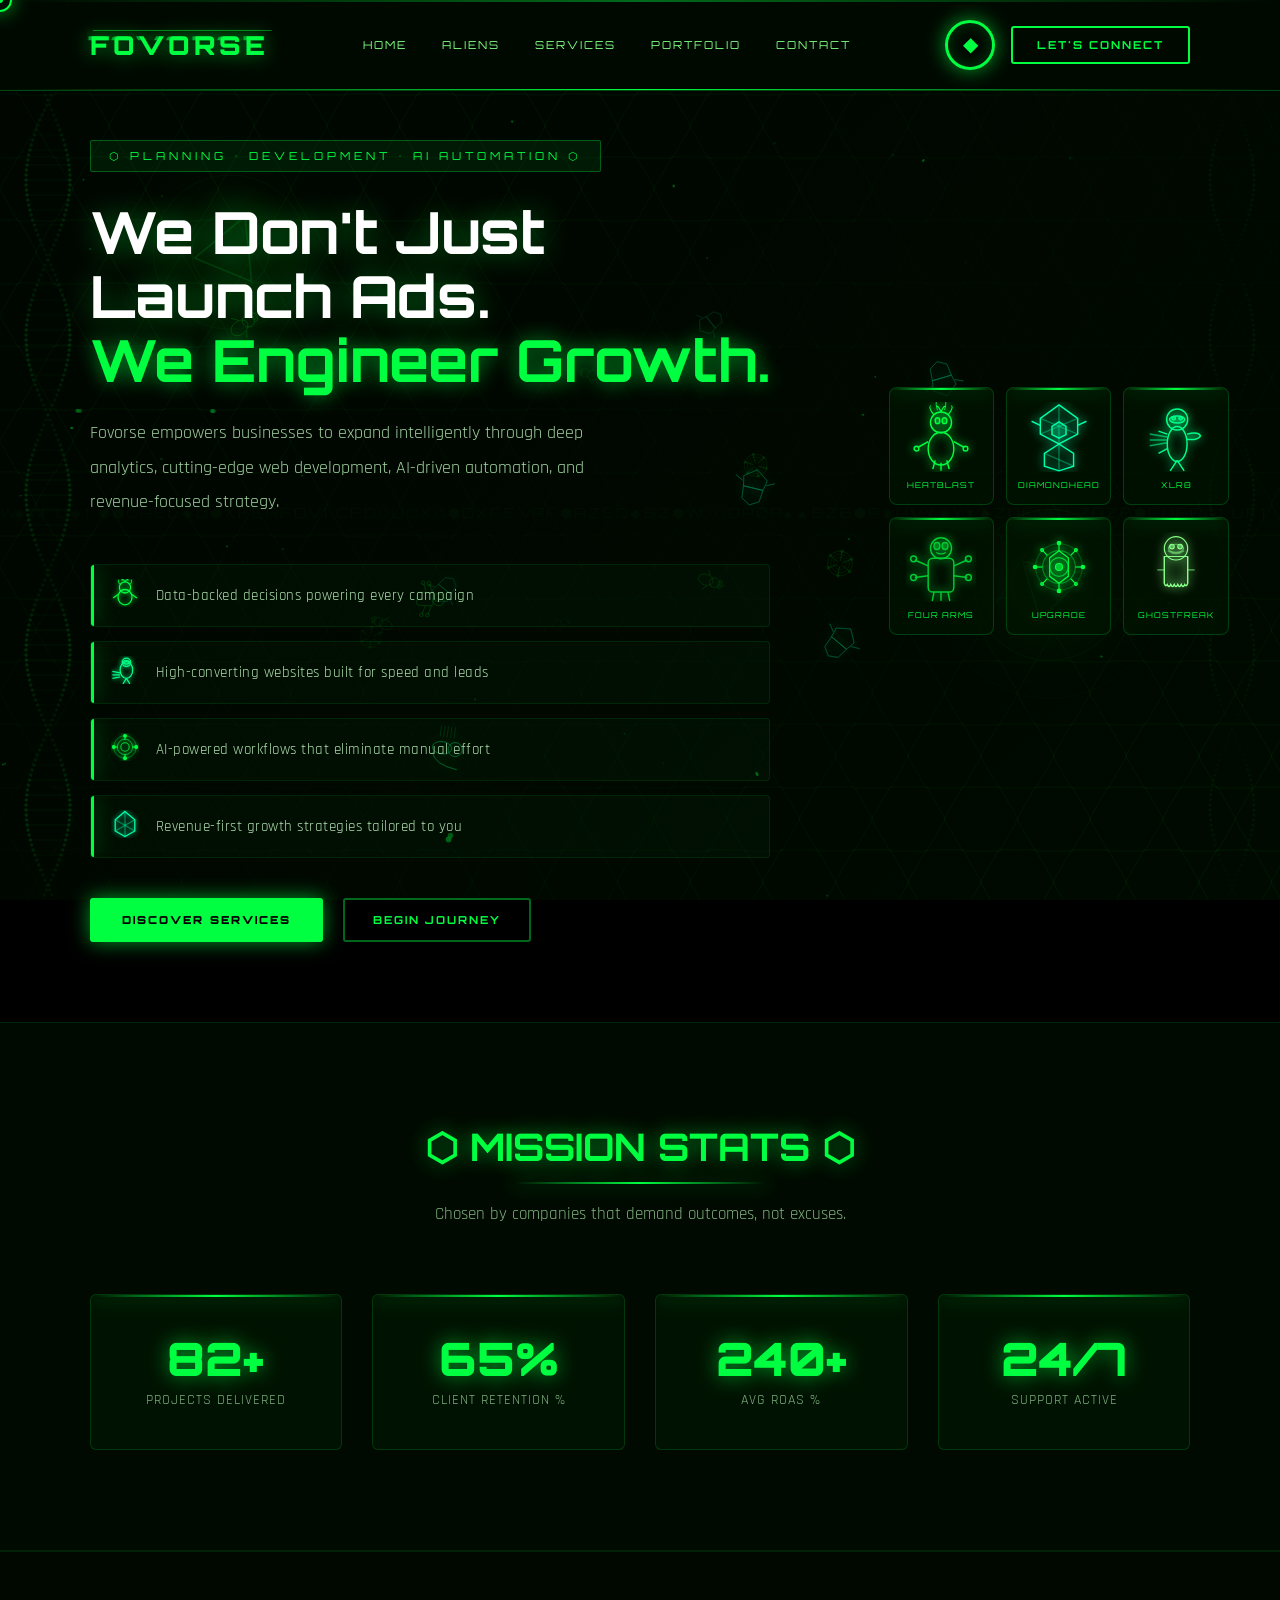
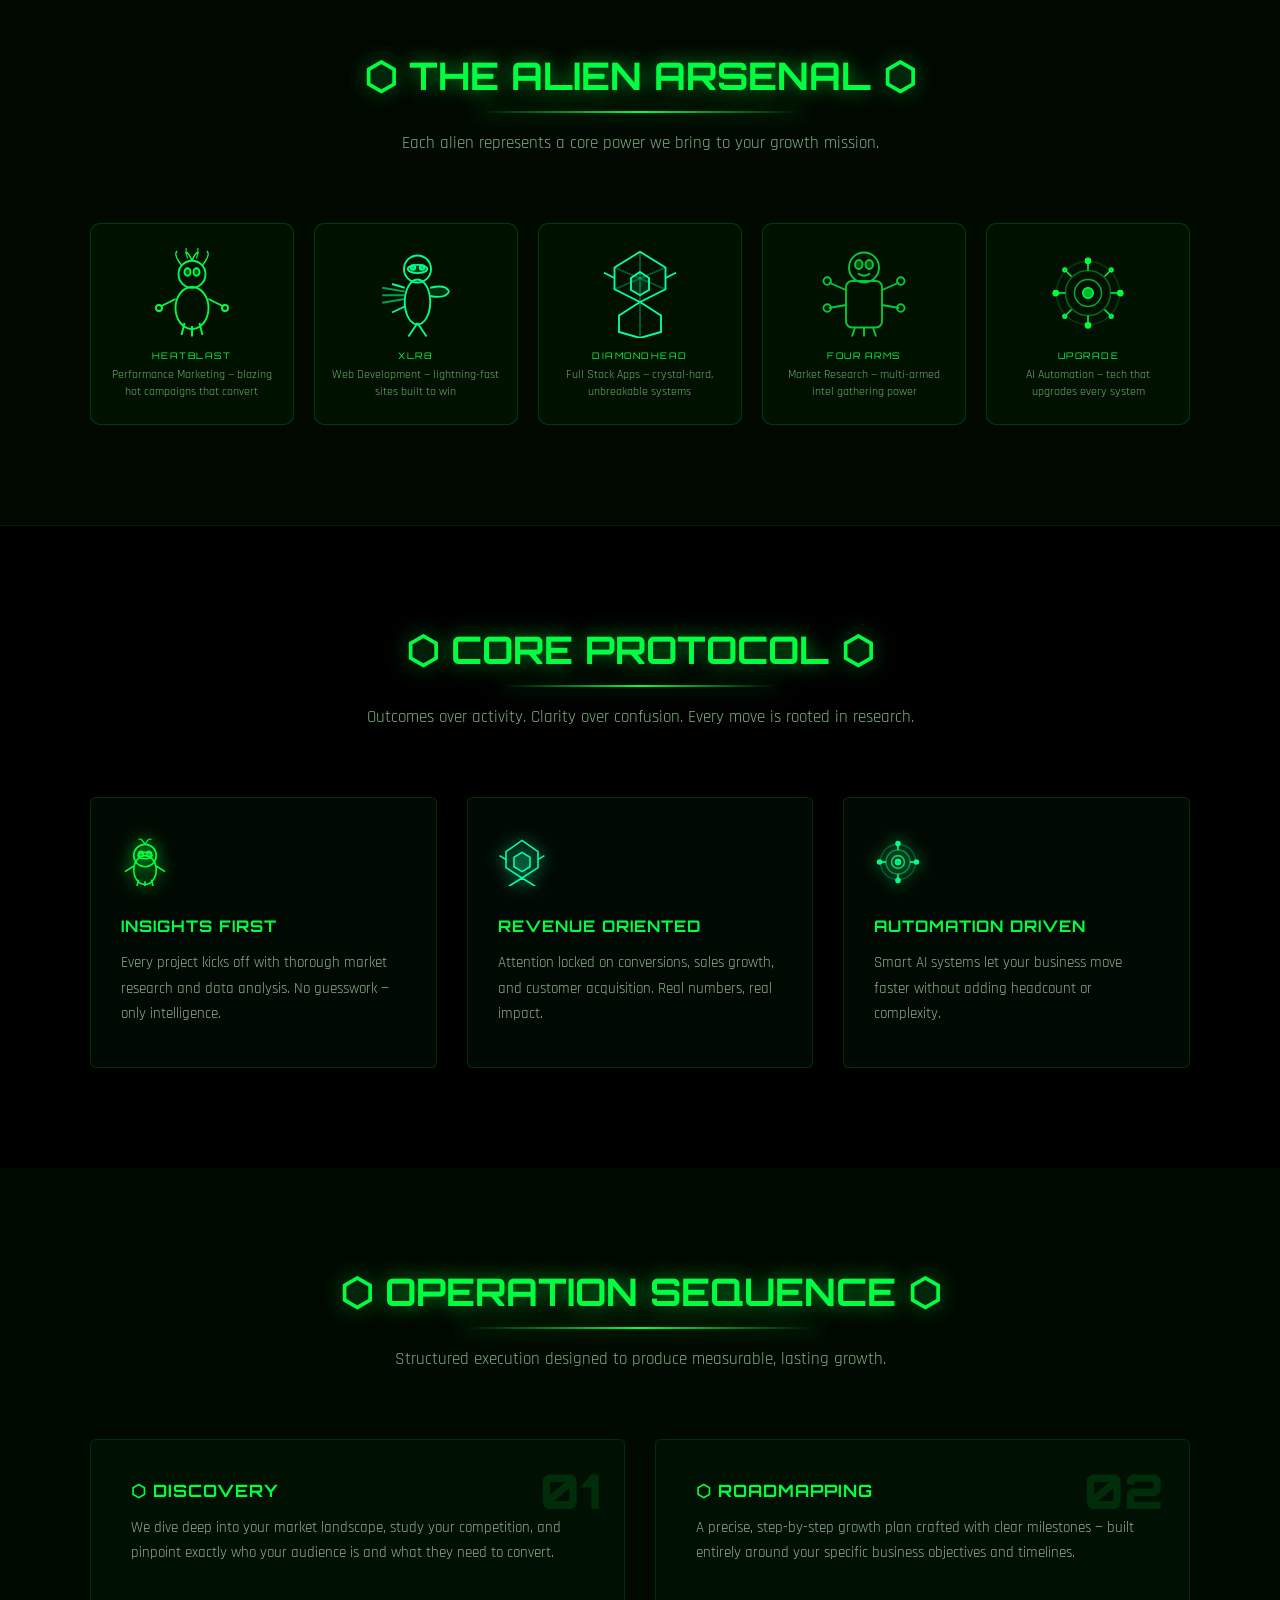
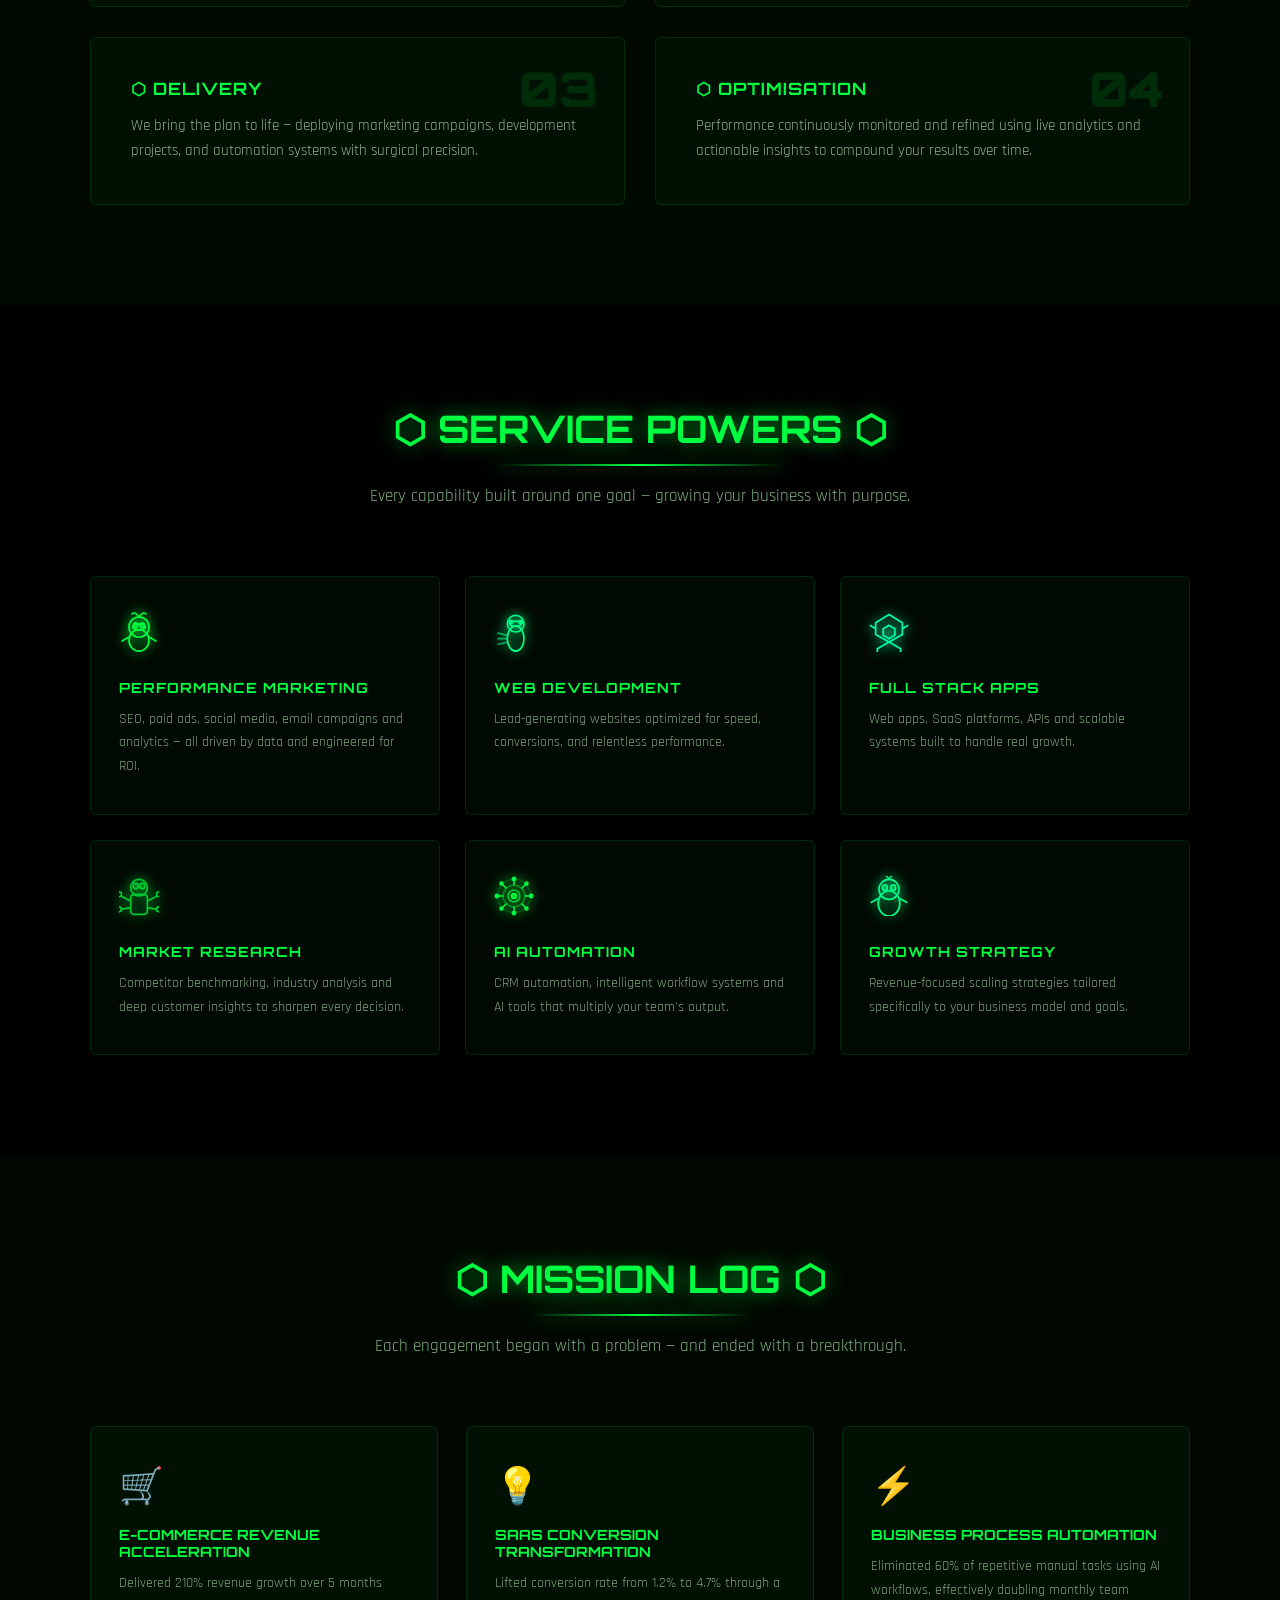
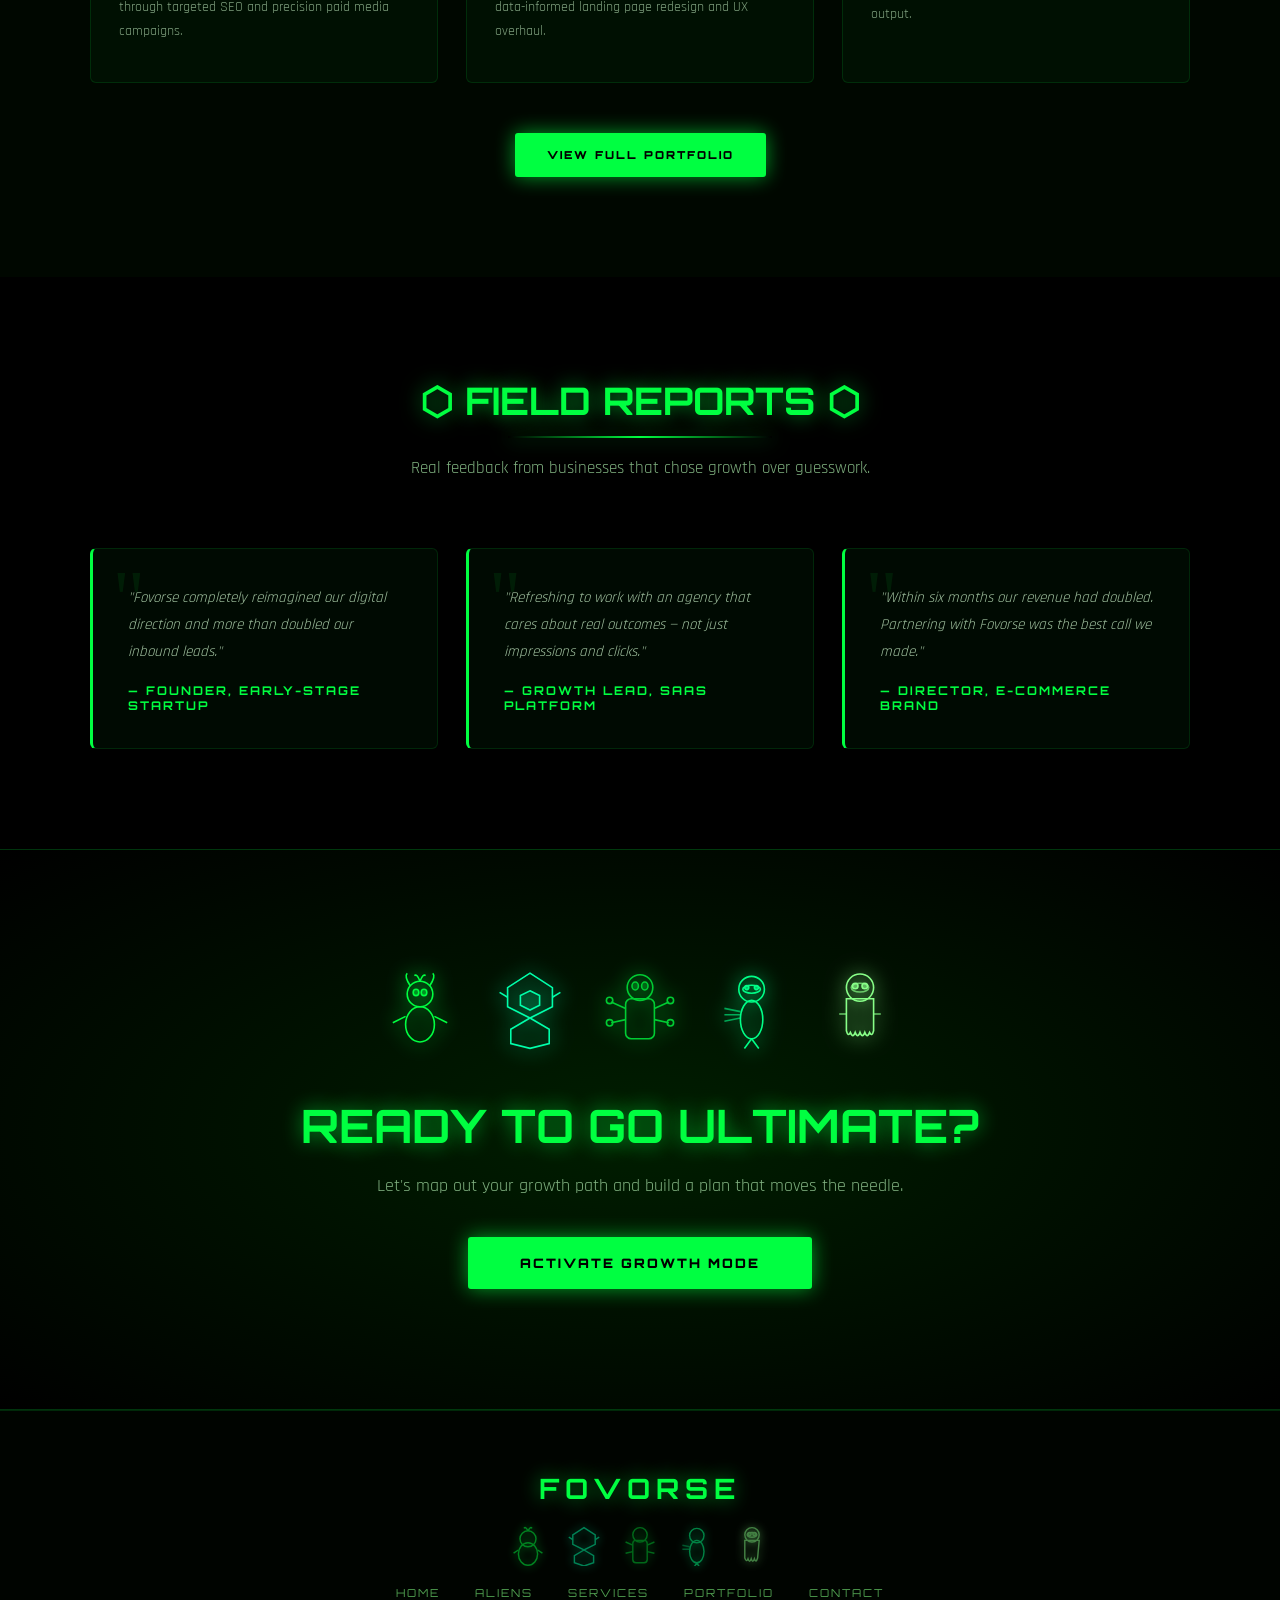
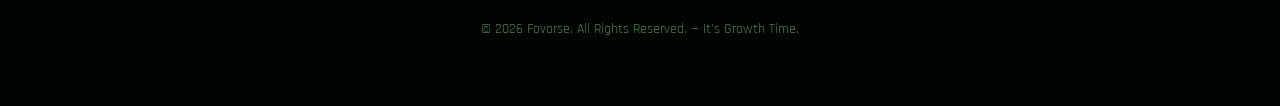
<file: template-5-ben10.html>
<!DOCTYPE html>
<html lang="en">
<head>
<meta charset="UTF-8">
<meta name="viewport" content="width=device-width, initial-scale=1.0">
<title>Fovorse | Strategy Driven Growth</title>
<link href="https://fonts.googleapis.com/css2?family=Orbitron:wght@400;600;700;900&family=Rajdhani:wght@300;400;500;600;700&display=swap" rel="stylesheet">
<style>
:root{--g:#00ff41;--g2:#00cc33;--g3:#008f1a;--dk:#000a00;--dk2:#001400;--blk:#000000;--glow:0 0 20px rgba(0,255,65,.6);--gw2:0 0 40px rgba(0,255,65,.3)}
*{margin:0;padding:0;box-sizing:border-box}
body{font-family:'Rajdhani',sans-serif;background:#000;color:#cfffcf;overflow-x:hidden;cursor:none}
.cursor{position:fixed;width:24px;height:24px;border:2px solid var(--g);border-radius:50%;pointer-events:none;z-index:99999;transform:translate(-50%,-50%);transition:width .2s,height .2s,background .2s;box-shadow:var(--glow)}
.cursor-dot{position:fixed;width:6px;height:6px;background:var(--g);border-radius:50%;pointer-events:none;z-index:99999;transform:translate(-50%,-50%);box-shadow:var(--glow)}
.cursor.expand{width:48px;height:48px;background:rgba(0,255,65,.1)}
#bgCanvas{position:fixed;top:0;left:0;width:100%;height:100vh;z-index:-3}
#matrixCanvas{position:fixed;top:0;left:0;width:100%;height:100vh;z-index:-2;opacity:.06}
.overlay{position:fixed;top:0;left:0;width:100%;height:100vh;background:linear-gradient(135deg,rgba(0,10,0,.55),rgba(0,20,0,.5));z-index:-1}
.progress-bar{position:fixed;top:0;left:0;width:0%;height:3px;background:linear-gradient(90deg,#00ff41,#00cc33,#00ff88);z-index:99999;box-shadow:0 0 10px #00ff41}
.scanline{position:fixed;top:0;left:0;width:100%;height:2px;background:linear-gradient(90deg,transparent,rgba(0,255,65,.4),transparent);z-index:9999;animation:scanMove 4s linear infinite;pointer-events:none}
@keyframes scanMove{0%{top:-2px}100%{top:100vh}}
header{display:flex;justify-content:space-between;align-items:center;padding:20px 7%;position:fixed;top:0;width:100%;z-index:1000;background:rgba(0,10,0,.92);backdrop-filter:blur(12px);border-bottom:1px solid rgba(0,255,65,.25)}
header::before{content:'';position:absolute;bottom:0;left:0;width:100%;height:1px;background:linear-gradient(90deg,transparent,var(--g),transparent);animation:headerGlow 3s ease infinite}
@keyframes headerGlow{0%,100%{opacity:.4}50%{opacity:1}}
.brand{font-family:'Orbitron',monospace;font-size:26px;font-weight:900;color:var(--g);letter-spacing:4px;text-shadow:var(--glow);position:relative}
.brand::after{content:'';position:absolute;bottom:-4px;left:0;width:100%;height:2px;background:var(--g);box-shadow:var(--glow);animation:brandPulse 2s ease infinite}
@keyframes brandPulse{0%,100%{transform:scaleX(1);opacity:1}50%{transform:scaleX(.7);opacity:.5}}
nav{display:flex;gap:35px}
nav a{font-family:'Orbitron',monospace;color:#7fff7f;text-decoration:none;font-size:11px;letter-spacing:2px;transition:.3s;position:relative}
nav a::after{content:'';position:absolute;bottom:-4px;left:0;width:0;height:1px;background:var(--g);transition:.3s;box-shadow:var(--glow)}
nav a:hover{color:var(--g);text-shadow:var(--glow)}
nav a:hover::after{width:100%}
.cta-btn{font-family:'Orbitron',monospace;background:transparent;border:2px solid var(--g);color:var(--g);padding:10px 24px;border-radius:3px;cursor:none;font-weight:700;font-size:11px;letter-spacing:2px;transition:.4s;position:relative;overflow:hidden}
.cta-btn::before{content:'';position:absolute;top:0;left:-100%;width:100%;height:100%;background:var(--g);transition:.4s;z-index:-1}
.cta-btn:hover{color:#000;box-shadow:var(--glow)}
.cta-btn:hover::before{left:0}
.omnitrix-badge{width:50px;height:50px;border:3px solid var(--g);border-radius:50%;display:flex;align-items:center;justify-content:center;position:relative;animation:omniRotate 8s linear infinite;box-shadow:var(--glow),inset 0 0 15px rgba(0,255,65,.2)}
.omnitrix-badge::before{content:'◆';color:var(--g);font-size:20px;animation:omniRotate 4s linear infinite reverse}
@keyframes omniRotate{from{transform:rotate(0deg)}to{transform:rotate(360deg)}}
.hero{min-height:100vh;display:flex;align-items:center;padding:140px 7% 80px;position:relative}
.hero-left{flex:1;max-width:680px}
.tagline{display:inline-block;font-family:'Orbitron',monospace;font-size:11px;letter-spacing:4px;color:var(--g);background:rgba(0,255,65,.08);border:1px solid rgba(0,255,65,.3);padding:8px 18px;border-radius:2px;margin-bottom:28px;animation:taglineBlink 3s ease infinite}
@keyframes taglineBlink{0%,100%{border-color:rgba(0,255,65,.3)}50%{border-color:rgba(0,255,65,.8);box-shadow:var(--gw2)}}
.hero-left h1{font-family:'Orbitron',monospace;font-size:58px;line-height:1.1;margin-bottom:25px;color:#fff;text-shadow:0 0 30px rgba(0,255,65,.4);animation:heroReveal 1.2s ease}
.hero-left h1 span{color:var(--g);text-shadow:var(--glow);display:block}
@keyframes heroReveal{from{opacity:0;transform:translateY(60px);filter:blur(10px)}to{opacity:1;transform:translateY(0);filter:blur(0)}}
.hero-left p{font-size:18px;color:#9fcf9f;line-height:1.9;margin-bottom:45px;max-width:560px;animation:fadeUp 1.4s ease}
.features-grid{display:grid;gap:14px;animation:fadeUp 1.6s ease}
.feature-item{display:flex;gap:15px;align-items:center;padding:14px 18px;border:1px solid rgba(0,255,65,.1);border-radius:4px;background:rgba(0,255,65,.03);transition:.4s;position:relative;overflow:hidden}
.feature-item::before{content:'';position:absolute;left:0;top:0;width:3px;height:100%;background:var(--g);box-shadow:var(--glow)}
.feature-item:hover{background:rgba(0,255,65,.08);border-color:rgba(0,255,65,.4);transform:translateX(10px);box-shadow:var(--gw2)}
.feature-icon{font-size:24px;min-width:32px;text-align:center}
.feature-item span{font-size:15px;color:#b0e0b0;letter-spacing:.5px}
.hero-buttons{display:flex;gap:20px;margin-top:40px;animation:fadeUp 1.8s ease}
.btn-solid{font-family:'Orbitron',monospace;background:var(--g);border:2px solid var(--g);color:#000;padding:13px 30px;border-radius:3px;cursor:none;font-weight:900;font-size:11px;letter-spacing:2px;transition:.4s;box-shadow:var(--glow)}
.btn-solid:hover{background:transparent;color:var(--g);box-shadow:0 0 40px rgba(0,255,65,.5)}
.btn-ghost{font-family:'Orbitron',monospace;background:transparent;border:2px solid rgba(0,255,65,.4);color:var(--g);padding:11px 28px;border-radius:3px;cursor:none;font-weight:700;font-size:11px;letter-spacing:2px;transition:.4s}
.btn-ghost:hover{border-color:var(--g);box-shadow:var(--gw2)}
/* ALIEN DISPLAY — HERO RIGHT */
.alien-showcase{position:absolute;right:4%;top:50%;transform:translateY(-50%);display:grid;grid-template-columns:repeat(3,1fr);gap:12px;width:340px;animation:fadeUp 1.5s ease}
.alien-card{background:rgba(0,20,0,.7);border:1px solid rgba(0,255,65,.2);border-radius:8px;padding:14px 10px;text-align:center;transition:.4s;cursor:none;position:relative;overflow:hidden}
.alien-card::before{content:'';position:absolute;top:0;left:0;right:0;height:2px;background:linear-gradient(90deg,transparent,var(--g),transparent);box-shadow:var(--glow)}
.alien-card:hover{transform:translateY(-8px) scale(1.05);background:rgba(0,40,0,.8);border-color:rgba(0,255,65,.5);box-shadow:0 15px 40px rgba(0,255,65,.2)}
.alien-card svg{width:70px;height:70px;display:block;margin:0 auto 8px}
.alien-name{font-family:'Orbitron',monospace;font-size:8px;color:var(--g);letter-spacing:1px;display:block}
section{padding:100px 7%}
.section-header{text-align:center;margin-bottom:65px}
.section-header h2{font-family:'Orbitron',monospace;font-size:38px;color:var(--g);text-shadow:var(--glow);margin-bottom:16px;position:relative;display:inline-block}
.section-header h2::after{content:'';display:block;width:60%;height:2px;background:linear-gradient(90deg,transparent,var(--g),transparent);margin:12px auto 0;box-shadow:var(--glow)}
.section-header p{font-size:17px;color:#7fb07f;max-width:560px;margin:0 auto;line-height:1.7}
.stats-section{background:rgba(0,20,0,.5);border-top:1px solid rgba(0,255,65,.1);border-bottom:1px solid rgba(0,255,65,.1)}
.stats-grid{display:grid;grid-template-columns:repeat(4,1fr);gap:30px}
.stat-card{background:rgba(0,255,65,.04);border:1px solid rgba(0,255,65,.15);padding:40px 25px;border-radius:6px;text-align:center;position:relative;overflow:hidden;transition:.5s}
.stat-card::before{content:'';position:absolute;top:0;left:0;right:0;height:2px;background:linear-gradient(90deg,transparent,var(--g),transparent);box-shadow:var(--glow)}
.stat-card:hover{transform:translateY(-12px) scale(1.03);box-shadow:0 20px 60px rgba(0,255,65,.2);border-color:rgba(0,255,65,.4);background:rgba(0,255,65,.08)}
.stat-num{font-family:'Orbitron',monospace;font-size:46px;font-weight:900;color:var(--g);text-shadow:var(--glow);line-height:1;margin-bottom:10px}
.stat-label{font-size:14px;color:#7fb07f;letter-spacing:1px}
/* ALIEN ROSTER SECTION */
.alien-roster{background:rgba(0,10,0,.8);border-top:1px solid rgba(0,255,65,.1);border-bottom:1px solid rgba(0,255,65,.1)}
.roster-grid{display:grid;grid-template-columns:repeat(5,1fr);gap:20px;margin-top:50px}
.roster-card{background:rgba(0,20,0,.8);border:1px solid rgba(0,255,65,.18);border-radius:10px;padding:24px 16px;text-align:center;transition:.5s;position:relative;overflow:hidden;cursor:none}
.roster-card::after{content:'';position:absolute;bottom:0;left:0;width:0%;height:2px;background:var(--g);box-shadow:var(--glow);transition:.5s}
.roster-card:hover::after{width:100%}
.roster-card:hover{transform:translateY(-10px);box-shadow:0 20px 50px rgba(0,255,65,.18);border-color:rgba(0,255,65,.45);background:rgba(0,30,0,.9)}
.roster-card svg{width:90px;height:90px;display:block;margin:0 auto 12px}
.roster-name{font-family:'Orbitron',monospace;font-size:9px;color:var(--g);letter-spacing:1.5px;display:block;margin-bottom:6px}
.roster-power{font-size:12px;color:#6faf6f;line-height:1.4}
.philosophy-grid{display:grid;grid-template-columns:repeat(3,1fr);gap:30px;margin-top:50px}
.philo-card{background:rgba(0,255,65,.04);border:1px solid rgba(0,255,65,.15);border-radius:6px;padding:40px 30px;position:relative;overflow:hidden;transition:.5s}
.philo-card::after{content:'';position:absolute;bottom:0;left:0;width:0%;height:2px;background:var(--g);box-shadow:var(--glow);transition:.5s}
.philo-card:hover::after{width:100%}
.philo-card:hover{transform:perspective(800px) rotateX(6deg) translateY(-10px);box-shadow:0 25px 50px rgba(0,255,65,.15);border-color:rgba(0,255,65,.35)}
.philo-icon{font-size:36px;margin-bottom:18px;display:block}
.philo-card h3{font-family:'Orbitron',monospace;color:var(--g);font-size:16px;margin-bottom:14px;letter-spacing:1px}
.philo-card p{color:#8fb08f;font-size:15px;line-height:1.7}
.process-section{background:rgba(0,15,0,.6)}
.process-grid{display:grid;grid-template-columns:repeat(2,1fr);gap:30px}
.process-card{background:rgba(0,255,65,.03);border:1px solid rgba(0,255,65,.12);border-radius:6px;padding:40px;position:relative;overflow:hidden;transition:.5s}
.process-card:hover{border-color:rgba(0,255,65,.4);transform:translateY(-8px);box-shadow:0 20px 50px rgba(0,255,65,.15)}
.process-num{font-family:'Orbitron',monospace;font-size:48px;font-weight:900;color:rgba(0,255,65,.12);position:absolute;top:20px;right:25px}
.process-card h3{font-family:'Orbitron',monospace;color:var(--g);font-size:17px;margin-bottom:14px;letter-spacing:1px}
.process-card p{color:#8fb08f;font-size:15px;line-height:1.7}
.services-grid{display:grid;grid-template-columns:repeat(3,1fr);gap:25px}
.service-card{background:rgba(0,255,65,.04);border:1px solid rgba(0,255,65,.12);border-radius:6px;padding:35px 28px;transition:.5s;position:relative;overflow:hidden}
.service-card::before{content:'';position:absolute;left:0;top:0;width:3px;height:0%;background:var(--g);box-shadow:var(--glow);transition:.5s}
.service-card:hover::before{height:100%}
.service-card:hover{border-color:rgba(0,255,65,.35);background:rgba(0,255,65,.07);transform:translateY(-8px);box-shadow:0 20px 40px rgba(0,255,65,.12)}
.service-icon{font-size:32px;margin-bottom:16px;display:block}
.service-card h3{font-family:'Orbitron',monospace;color:var(--g);font-size:14px;margin-bottom:12px;letter-spacing:1px}
.service-card p{color:#7fa07f;font-size:14px;line-height:1.7}
.portfolio-section{background:rgba(0,15,0,.5)}
.portfolio-grid{display:grid;grid-template-columns:repeat(3,1fr);gap:28px;margin-bottom:50px}
.port-card{background:rgba(0,255,65,.04);border:1px solid rgba(0,255,65,.12);border-radius:6px;padding:38px 28px;transition:.5s;position:relative;overflow:hidden}
.port-card:hover{transform:perspective(800px) rotateY(-6deg) translateY(-8px);border-color:rgba(0,255,65,.4);box-shadow:0 25px 50px rgba(0,255,65,.15)}
.port-icon{font-size:36px;margin-bottom:16px;display:block}
.port-card h3{font-family:'Orbitron',monospace;color:var(--g);font-size:14px;margin-bottom:12px}
.port-card p{color:#7fa07f;font-size:14px;line-height:1.7}
.view-more{text-align:center}
.testi-grid{display:grid;grid-template-columns:repeat(3,1fr);gap:28px}
.testi-card{background:rgba(0,255,65,.04);border:1px solid rgba(0,255,65,.12);border-left:3px solid var(--g);border-radius:6px;padding:35px;transition:.5s;position:relative}
.testi-card::before{content:'"';position:absolute;top:10px;left:20px;font-size:80px;color:rgba(0,255,65,.08);font-family:Georgia,serif;line-height:1}
.testi-card:hover{transform:translateY(-8px);box-shadow:0 20px 40px rgba(0,255,65,.12);background:rgba(0,255,65,.07)}
.testi-card p{color:#9fc09f;font-size:15px;line-height:1.8;margin-bottom:18px;font-style:italic}
.testi-card h4{font-family:'Orbitron',monospace;color:var(--g);font-size:12px;letter-spacing:2px}
.cta-section{text-align:center;background:radial-gradient(ellipse at center,rgba(0,50,0,.6),rgba(0,0,0,.9));border-top:1px solid rgba(0,255,65,.2);border-bottom:1px solid rgba(0,255,65,.2);position:relative;overflow:hidden;padding:120px 7%}
.cta-aliens{display:flex;justify-content:center;gap:30px;margin-bottom:40px;flex-wrap:wrap}
.cta-alien-wrap svg{width:80px;height:80px;animation:alienFloat 3s ease infinite}
.cta-alien-wrap:nth-child(2) svg{animation-delay:.5s}
.cta-alien-wrap:nth-child(3) svg{animation-delay:1s}
.cta-alien-wrap:nth-child(4) svg{animation-delay:1.5s}
.cta-alien-wrap:nth-child(5) svg{animation-delay:2s}
.cta-section h2{font-family:'Orbitron',monospace;font-size:46px;color:var(--g);text-shadow:var(--glow);margin-bottom:20px;position:relative;z-index:1}
.cta-section p{font-size:18px;color:#7fb07f;margin-bottom:40px;position:relative;z-index:1}
footer{padding:60px 7%;text-align:center;background:rgba(0,5,0,.95);border-top:1px solid rgba(0,255,65,.15)}
footer h3{font-family:'Orbitron',monospace;color:var(--g);font-size:28px;letter-spacing:6px;text-shadow:var(--glow);margin-bottom:12px}
footer p{color:#4f7f4f;font-size:14px;margin-bottom:8px}
.footer-links{display:flex;justify-content:center;gap:35px;margin:20px 0}
.footer-links a{font-family:'Orbitron',monospace;color:#4f9f4f;text-decoration:none;font-size:11px;letter-spacing:2px;transition:.3s}
.footer-links a:hover{color:var(--g);text-shadow:var(--glow)}
.footer-aliens{display:flex;justify-content:center;gap:16px;margin:20px 0}
.footer-aliens svg{width:40px;height:40px;opacity:.5;transition:.3s}
.footer-aliens svg:hover{opacity:1}
@keyframes alienFloat{0%,100%{transform:translateY(0)}50%{transform:translateY(-12px)}}
@keyframes alienGlow{0%,100%{filter:drop-shadow(0 0 6px #00ff41)}50%{filter:drop-shadow(0 0 18px #00ff41)}}
@keyframes fadeUp{from{opacity:0;transform:translateY(50px)}to{opacity:1;transform:translateY(0)}}
.reveal{opacity:0;transform:translateY(40px);transition:1s ease}
.reveal.visible{opacity:1;transform:translateY(0)}
.glitch{position:relative}
.glitch::before,.glitch::after{content:attr(data-text);position:absolute;top:0;left:0;width:100%;color:var(--g)}
.glitch::before{animation:glitch1 3s infinite;clip-path:polygon(0 0,100% 0,100% 35%,0 35%);transform:translateX(-3px);opacity:.6}
.glitch::after{animation:glitch2 3s infinite;clip-path:polygon(0 65%,100% 65%,100% 100%,0 100%);transform:translateX(3px);opacity:.6}
@keyframes glitch1{0%,90%,100%{transform:translateX(-3px);opacity:0}92%{transform:translateX(3px);opacity:.6}94%{transform:translateX(-2px);opacity:.4}}
@keyframes glitch2{0%,90%,100%{transform:translateX(3px);opacity:0}93%{transform:translateX(-3px);opacity:.6}95%{transform:translateX(2px);opacity:.3}}
@media(max-width:1100px){.alien-showcase{display:none}}
@media(max-width:960px){.hero-left h1{font-size:38px}.stats-grid{grid-template-columns:repeat(2,1fr)}.philosophy-grid,.services-grid,.portfolio-grid,.testi-grid,.process-grid{grid-template-columns:1fr}.roster-grid{grid-template-columns:repeat(3,1fr)}nav{display:none}}
</style>
</head>
<body>

<div class="cursor" id="cursor"></div>
<div class="cursor-dot" id="cursorDot"></div>
<div class="scanline"></div>
<div class="progress-bar" id="progressBar"></div>
<canvas id="bgCanvas"></canvas>
<canvas id="matrixCanvas"></canvas>
<div class="overlay"></div>

<!-- NAVBAR -->
<header>
  <div class="brand glitch" data-text="FOVORSE">FOVORSE</div>
  <nav>
    <a href="#home">HOME</a>
    <a href="#aliens">ALIENS</a>
    <a href="#services">SERVICES</a>
    <a href="#portfolio">PORTFOLIO</a>
    <a href="#contact">CONTACT</a>
  </nav>
  <div style="display:flex;align-items:center;gap:16px">
    <div class="omnitrix-badge"></div>
    <button class="cta-btn">LET'S CONNECT</button>
  </div>
</header>

<!-- HERO -->
<section class="hero" id="home">
  <div class="hero-left">
    <span class="tagline">⬡ PLANNING • DEVELOPMENT • AI AUTOMATION ⬡</span>
    <h1>We Don't Just Launch Ads.<br><span>We Engineer Growth.</span></h1>
    <p>Fovorse empowers businesses to expand intelligently through deep analytics, cutting-edge web development, AI-driven automation, and revenue-focused strategy.</p>
    <div class="features-grid">
      <div class="feature-item">
        <!-- Heatblast mini -->
        <span class="feature-icon">
          <svg viewBox="0 0 40 40" width="28" height="28"><g stroke="#00ff41" stroke-width="1.8" fill="none" style="filter:drop-shadow(0 0 4px #00ff41)"><ellipse cx="20" cy="26" rx="10" ry="11"/><circle cx="20" cy="12" r="8"/><path d="M20 4 Q17 -1 15 2M20 4 Q23-1 25 2" stroke-width="1.5"/><path d="M13 8 Q9 4 11 1M27 8 Q31 4 29 1" stroke-width="1.2"/><line x1="10" y1="22" x2="3" y2="27"/><line x1="30" y1="22" x2="37" y2="27"/></g></svg>
        </span>
        <span>Data-backed decisions powering every campaign</span>
      </div>
      <div class="feature-item">
        <!-- XLR8 mini -->
        <span class="feature-icon">
          <svg viewBox="0 0 40 40" width="28" height="28"><g stroke="#00ff88" stroke-width="1.8" fill="none" style="filter:drop-shadow(0 0 4px #00ff88)"><ellipse cx="22" cy="20" rx="9" ry="12"/><circle cx="22" cy="9" r="6"/><ellipse cx="22" cy="9" rx="4" ry="2.5"/><path d="M22 32 L17 40 M22 32 L27 40"/><line x1="13" y1="24" x2="2" y2="22"/><line x1="13" y1="27" x2="2" y2="27"/><line x1="13" y1="30" x2="2" y2="32"/></g></svg>
        </span>
        <span>High-converting websites built for speed and leads</span>
      </div>
      <div class="feature-item">
        <!-- Upgrade mini -->
        <span class="feature-icon">
          <svg viewBox="0 0 40 40" width="28" height="28"><g stroke="#00ff41" stroke-width="1.5" fill="none" style="filter:drop-shadow(0 0 4px #00ff41)"><circle cx="20" cy="20" r="16" opacity=".3"/><circle cx="20" cy="20" r="11" opacity=".5"/><circle cx="20" cy="20" r="6" opacity=".8"/><line x1="20" y1="4" x2="20" y2="10"/><line x1="20" y1="30" x2="20" y2="36"/><line x1="4" y1="20" x2="10" y2="20"/><line x1="30" y1="20" x2="36" y2="20"/><circle cx="20" cy="4" r="2" fill="#00ff41"/><circle cx="20" cy="36" r="2" fill="#00ff41"/><circle cx="4" cy="20" r="2" fill="#00ff41"/><circle cx="36" cy="20" r="2" fill="#00ff41"/></g></svg>
        </span>
        <span>AI-powered workflows that eliminate manual effort</span>
      </div>
      <div class="feature-item">
        <!-- Diamondhead mini -->
        <span class="feature-icon">
          <svg viewBox="0 0 40 40" width="28" height="28"><g stroke="#00ffaa" stroke-width="1.8" fill="none" style="filter:drop-shadow(0 0 4px #00ffaa)"><polygon points="20,2 34,14 34,30 20,38 6,30 6,14"/><line x1="20" y1="2" x2="20" y2="38" opacity=".4"/><line x1="6" y1="14" x2="34" y2="30" opacity=".4"/><line x1="6" y1="30" x2="34" y2="14" opacity=".4"/></g></svg>
        </span>
        <span>Revenue-first growth strategies tailored to you</span>
      </div>
    </div>
    <div class="hero-buttons">
      <button class="btn-solid">DISCOVER SERVICES</button>
      <button class="btn-ghost">BEGIN JOURNEY</button>
    </div>
  </div>

  <!-- ALIEN SHOWCASE GRID -->
  <div class="alien-showcase">
    <!-- Heatblast -->
    <div class="alien-card">
      <svg viewBox="0 0 100 120" xmlns="http://www.w3.org/2000/svg" style="animation:alienFloat 3s ease infinite,alienGlow 2.5s ease infinite">
        <g stroke="#00ff41" stroke-width="2.5" fill="none" style="filter:drop-shadow(0 0 8px #00ff41)">
          <ellipse cx="50" cy="80" rx="22" ry="28"/>
          <circle cx="50" cy="35" r="18"/>
          <path d="M50 17 Q45 5 42 8 M50 17 Q55 5 58 8" stroke-width="2"/>
          <path d="M38 22 Q28 10 32 6 M62 22 Q72 10 68 6" stroke-width="1.8"/>
          <path d="M44 14 Q40 2 43 -2" stroke-width="1.5"/>
          <path d="M56 14 Q60 2 57 -2" stroke-width="1.5"/>
          <line x1="28" y1="68" x2="10" y2="78"/><circle cx="8" cy="80" r="4"/>
          <line x1="72" y1="68" x2="90" y2="78"/><circle cx="92" cy="80" r="4"/>
          <ellipse cx="44" cy="32" rx="4" ry="5" fill="rgba(0,255,65,.3)"/>
          <ellipse cx="56" cy="32" rx="4" ry="5" fill="rgba(0,255,65,.3)"/>
          <line x1="40" y1="100" x2="36" y2="115"/><line x1="50" y1="104" x2="50" y2="118"/><line x1="60" y1="100" x2="64" y2="115"/>
        </g>
      </svg>
      <span class="alien-name">HEATBLAST</span>
    </div>
    <!-- Diamondhead -->
    <div class="alien-card">
      <svg viewBox="0 0 100 120" xmlns="http://www.w3.org/2000/svg" style="animation:alienFloat 3.5s ease infinite .4s,alienGlow 2.5s ease infinite .4s">
        <g stroke="#00ffaa" stroke-width="2.5" fill="none" style="filter:drop-shadow(0 0 8px #00ffaa)">
          <polygon points="50,5 82,28 82,55 50,72 18,55 18,28"/>
          <polygon points="50,72 75,88 75,110 50,118 25,110 25,88"/>
          <line x1="50" y1="5" x2="50" y2="118" opacity=".35"/>
          <line x1="18" y1="28" x2="82" y2="55" opacity=".35"/>
          <line x1="18" y1="55" x2="82" y2="28" opacity=".35"/>
          <line x1="25" y1="88" x2="75" y2="110" opacity=".35"/>
          <line x1="18" y1="40" x2="3" y2="33"/>
          <line x1="82" y1="40" x2="97" y2="33"/>
          <polygon points="50,34 62,42 62,56 50,62 38,56 38,42" fill="rgba(0,255,170,.15)"/>
        </g>
      </svg>
      <span class="alien-name">DIAMONDHEAD</span>
    </div>
    <!-- XLR8 -->
    <div class="alien-card">
      <svg viewBox="0 0 100 120" xmlns="http://www.w3.org/2000/svg" style="animation:alienFloat 2.5s ease infinite .8s,alienGlow 2.5s ease infinite .8s">
        <g stroke="#00ff88" stroke-width="2.5" fill="none" style="filter:drop-shadow(0 0 8px #00ff88)">
          <circle cx="52" cy="30" r="18"/>
          <ellipse cx="52" cy="30" rx="13" ry="6" fill="rgba(0,255,136,.2)"/>
          <ellipse cx="52" cy="72" rx="17" ry="30"/>
          <path d="M52 100 L40 118 M52 100 L64 118"/>
          <path d="M35 60 L5 55 M35 65 L5 65 M35 70 L5 75" opacity=".6"/>
          <line x1="35" y1="55" x2="20" y2="50"/>
          <line x1="35" y1="80" x2="20" y2="88"/>
          <path d="M69 55 Q88 50 92 58 Q88 66 69 64" fill="rgba(0,255,136,.15)"/>
          <circle cx="46" cy="28" r="3" fill="rgba(0,255,136,.6)"/>
          <circle cx="58" cy="28" r="3" fill="rgba(0,255,136,.6)"/>
        </g>
      </svg>
      <span class="alien-name">XLR8</span>
    </div>
    <!-- Four Arms -->
    <div class="alien-card">
      <svg viewBox="0 0 100 120" xmlns="http://www.w3.org/2000/svg" style="animation:alienFloat 4s ease infinite 1.2s,alienGlow 2.5s ease infinite 1.2s">
        <g stroke="#00cc33" stroke-width="2.5" fill="none" style="filter:drop-shadow(0 0 8px #00cc33)">
          <rect x="28" y="45" width="44" height="58" rx="8"/>
          <circle cx="50" cy="28" r="18"/>
          <line x1="28" y1="58" x2="5" y2="48"/><circle cx="3" cy="46" r="5"/>
          <line x1="72" y1="58" x2="95" y2="48"/><circle cx="97" cy="46" r="5"/>
          <line x1="28" y1="75" x2="5" y2="78"/><circle cx="3" cy="78" r="5"/>
          <line x1="72" y1="75" x2="95" y2="78"/><circle cx="97" cy="78" r="5"/>
          <line x1="38" y1="103" x2="35" y2="118"/><line x1="50" y1="103" x2="50" y2="118"/><line x1="62" y1="103" x2="65" y2="118"/>
          <ellipse cx="43" cy="24" rx="5" ry="6" fill="rgba(0,204,51,.35)"/>
          <ellipse cx="57" cy="24" rx="5" ry="6" fill="rgba(0,204,51,.35)"/>
          <path d="M42 35 Q50 40 58 35" stroke-width="2"/>
        </g>
      </svg>
      <span class="alien-name">FOUR ARMS</span>
    </div>
    <!-- Upgrade -->
    <div class="alien-card">
      <svg viewBox="0 0 100 120" xmlns="http://www.w3.org/2000/svg" style="animation:alienFloat 3.2s ease infinite 1.6s,alienGlow 2.5s ease infinite 1.6s">
        <g stroke="#00ff41" stroke-width="2" fill="none" style="filter:drop-shadow(0 0 8px #00ff41)">
          <circle cx="50" cy="60" r="40" opacity=".2"/>
          <circle cx="50" cy="60" r="28" opacity=".4"/>
          <circle cx="50" cy="60" r="16" opacity=".7"/>
          <circle cx="50" cy="60" r="6" fill="rgba(0,255,65,.6)"/>
          <line x1="50" y1="20" x2="50" y2="32"/><circle cx="50" cy="19" r="3" fill="#00ff41"/>
          <line x1="50" y1="88" x2="50" y2="100"/><circle cx="50" cy="101" r="3" fill="#00ff41"/>
          <line x1="10" y1="60" x2="22" y2="60"/><circle cx="9" cy="60" r="3" fill="#00ff41"/>
          <line x1="78" y1="60" x2="90" y2="60"/><circle cx="91" cy="60" r="3" fill="#00ff41"/>
          <line x1="22" y1="32" x2="30" y2="40"/><circle cx="21" cy="31" r="2.5" fill="#00cc33"/>
          <line x1="78" y1="32" x2="70" y2="40"/><circle cx="79" cy="31" r="2.5" fill="#00cc33"/>
          <line x1="22" y1="88" x2="30" y2="80"/><circle cx="21" cy="89" r="2.5" fill="#00cc33"/>
          <line x1="78" y1="88" x2="70" y2="80"/><circle cx="79" cy="89" r="2.5" fill="#00cc33"/>
          <path d="M34 44 L50 32 L66 44 L66 76 L50 88 L34 76 Z" fill="rgba(0,255,65,.08)"/>
        </g>
      </svg>
      <span class="alien-name">UPGRADE</span>
    </div>
    <!-- Ghostfreak -->
    <div class="alien-card">
      <svg viewBox="0 0 100 120" xmlns="http://www.w3.org/2000/svg" style="animation:alienFloat 3.8s ease infinite 2s,alienGlow 2.5s ease infinite 2s">
        <g stroke="#88ff88" stroke-width="2" fill="none" style="filter:drop-shadow(0 0 8px #88ff88)">
          <circle cx="50" cy="28" r="20"/>
          <ellipse cx="50" cy="28" rx="13" ry="7" opacity=".6"/>
          <path d="M30 42 L30 88 Q32 95 35 90 Q38 97 41 90 Q44 97 47 90 Q50 97 53 90 Q56 97 59 90 Q62 97 65 90 Q68 95 70 88 L70 42 Z" fill="rgba(136,255,136,.06)"/>
          <path d="M30 42 L30 88 Q32 95 35 90 Q38 97 41 90 Q44 97 47 90 Q50 97 53 90 Q56 97 59 90 Q62 97 65 90 Q68 95 70 88 L70 42"/>
          <circle cx="43" cy="25" r="4" fill="rgba(136,255,136,.5)"/>
          <circle cx="57" cy="25" r="4" fill="rgba(136,255,136,.5)"/>
          <path d="M36 32 Q50 42 64 32" opacity=".5"/>
          <line x1="18" y1="65" x2="30" y2="65" opacity=".7"/>
          <line x1="70" y1="65" x2="82" y2="65" opacity=".7"/>
        </g>
      </svg>
      <span class="alien-name">GHOSTFREAK</span>
    </div>
  </div>
</section>

<!-- STATS -->
<section class="stats-section" id="stats">
  <div class="section-header reveal">
    <h2>⬡ MISSION STATS ⬡</h2>
    <p>Chosen by companies that demand outcomes, not excuses.</p>
  </div>
  <div class="stats-grid reveal">
    <div class="stat-card"><div class="stat-num" data-target="120">0</div><div class="stat-label">PROJECTS DELIVERED</div></div>
    <div class="stat-card"><div class="stat-num" data-target="95">0</div><div class="stat-label">CLIENT RETENTION %</div></div>
    <div class="stat-card"><div class="stat-num" data-target="350">0</div><div class="stat-label">AVG ROAS %</div></div>
    <div class="stat-card"><div class="stat-num">24/7</div><div class="stat-label">SUPPORT ACTIVE</div></div>
  </div>
</section>

<!-- ALIEN ROSTER -->
<section class="alien-roster" id="aliens">
  <div class="section-header reveal">
    <h2>⬡ THE ALIEN ARSENAL ⬡</h2>
    <p>Each alien represents a core power we bring to your growth mission.</p>
  </div>
  <div class="roster-grid reveal">
    <!-- Heatblast -->
    <div class="roster-card">
      <svg viewBox="0 0 100 120" xmlns="http://www.w3.org/2000/svg" style="animation:alienFloat 3s ease infinite,alienGlow 2.5s ease infinite">
        <g stroke="#00ff41" stroke-width="2.5" fill="none">
          <ellipse cx="50" cy="80" rx="22" ry="28"/>
          <circle cx="50" cy="35" r="18"/>
          <path d="M50 17 Q45 4 41 7 M50 17 Q55 4 59 7" stroke-width="2"/>
          <path d="M36 23 Q25 9 30 4 M64 23 Q75 9 70 4" stroke-width="1.8"/>
          <path d="M44 14 Q40 0 44-3" stroke-width="1.5"/>
          <path d="M56 14 Q60 0 56-3" stroke-width="1.5"/>
          <line x1="28" y1="68" x2="8" y2="78"/><circle cx="6" cy="80" r="4"/>
          <line x1="72" y1="68" x2="92" y2="78"/><circle cx="94" cy="80" r="4"/>
          <ellipse cx="44" cy="32" rx="4" ry="5" fill="rgba(0,255,65,.3)"/>
          <ellipse cx="56" cy="32" rx="4" ry="5" fill="rgba(0,255,65,.3)"/>
          <line x1="40" y1="100" x2="36" y2="116"/><line x1="50" y1="104" x2="50" y2="118"/><line x1="60" y1="100" x2="64" y2="116"/>
        </g>
      </svg>
      <span class="roster-name">HEATBLAST</span>
      <div class="roster-power">Performance Marketing — blazing hot campaigns that convert</div>
    </div>
    <!-- XLR8 -->
    <div class="roster-card">
      <svg viewBox="0 0 100 120" xmlns="http://www.w3.org/2000/svg" style="animation:alienFloat 2.5s ease infinite .5s,alienGlow 2.5s ease infinite .5s">
        <g stroke="#00ff88" stroke-width="2.5" fill="none">
          <circle cx="52" cy="28" r="18"/>
          <ellipse cx="52" cy="28" rx="13" ry="5.5" fill="rgba(0,255,136,.2)"/>
          <ellipse cx="52" cy="72" rx="17" ry="30"/>
          <path d="M52 100 L40 118 M52 100 L64 118"/>
          <path d="M35 58 L5 53 M35 63 L5 63 M35 68 L5 73" opacity=".6"/>
          <line x1="35" y1="53" x2="18" y2="48"/>
          <line x1="35" y1="78" x2="18" y2="86"/>
          <path d="M69 53 Q90 48 94 58 Q90 68 69 64" fill="rgba(0,255,136,.12)"/>
          <circle cx="46" cy="26" r="3" fill="rgba(0,255,136,.7)"/>
          <circle cx="58" cy="26" r="3" fill="rgba(0,255,136,.7)"/>
        </g>
      </svg>
      <span class="roster-name">XLR8</span>
      <div class="roster-power">Web Development — lightning-fast sites built to win</div>
    </div>
    <!-- Diamondhead -->
    <div class="roster-card">
      <svg viewBox="0 0 100 120" xmlns="http://www.w3.org/2000/svg" style="animation:alienFloat 4s ease infinite 1s,alienGlow 2.5s ease infinite 1s">
        <g stroke="#00ffaa" stroke-width="2.5" fill="none">
          <polygon points="50,5 84,26 84,55 50,72 16,55 16,26"/>
          <polygon points="50,72 78,90 78,112 50,120 22,112 22,90"/>
          <line x1="50" y1="5" x2="50" y2="120" opacity=".3"/>
          <line x1="16" y1="26" x2="84" y2="55" opacity=".3"/>
          <line x1="16" y1="55" x2="84" y2="26" opacity=".3"/>
          <line x1="16" y1="40" x2="2" y2="33"/>
          <line x1="84" y1="40" x2="98" y2="33"/>
          <polygon points="50,32 62,40 62,56 50,63 38,56 38,40" fill="rgba(0,255,170,.12)"/>
        </g>
      </svg>
      <span class="roster-name">DIAMONDHEAD</span>
      <div class="roster-power">Full Stack Apps — crystal-hard, unbreakable systems</div>
    </div>
    <!-- Four Arms -->
    <div class="roster-card">
      <svg viewBox="0 0 100 120" xmlns="http://www.w3.org/2000/svg" style="animation:alienFloat 3.5s ease infinite 1.5s,alienGlow 2.5s ease infinite 1.5s">
        <g stroke="#00cc33" stroke-width="2.5" fill="none">
          <rect x="26" y="44" width="48" height="62" rx="8"/>
          <circle cx="50" cy="26" r="20"/>
          <line x1="26" y1="56" x2="3" y2="46"/><circle cx="1" cy="44" r="5"/>
          <line x1="74" y1="56" x2="97" y2="46"/><circle cx="99" cy="44" r="5"/>
          <line x1="26" y1="76" x2="3" y2="80"/><circle cx="1" cy="80" r="5"/>
          <line x1="74" y1="76" x2="97" y2="80"/><circle cx="99" cy="80" r="5"/>
          <line x1="38" y1="106" x2="34" y2="118"/><line x1="50" y1="106" x2="50" y2="118"/><line x1="62" y1="106" x2="66" y2="118"/>
          <ellipse cx="43" cy="22" rx="5" ry="6" fill="rgba(0,204,51,.35)"/>
          <ellipse cx="57" cy="22" rx="5" ry="6" fill="rgba(0,204,51,.35)"/>
          <path d="M42 34 Q50 40 58 34"/>
        </g>
      </svg>
      <span class="roster-name">FOUR ARMS</span>
      <div class="roster-power">Market Research — multi-armed intel gathering power</div>
    </div>
    <!-- Upgrade -->
    <div class="roster-card">
      <svg viewBox="0 0 100 120" xmlns="http://www.w3.org/2000/svg" style="animation:alienFloat 3.2s ease infinite 2s,alienGlow 2.5s ease infinite 2s">
        <g stroke="#00ff41" stroke-width="2" fill="none">
          <circle cx="50" cy="60" r="42" opacity=".18"/>
          <circle cx="50" cy="60" r="30" opacity=".38"/>
          <circle cx="50" cy="60" r="18" opacity=".65"/>
          <circle cx="50" cy="60" r="7" fill="rgba(0,255,65,.7)"/>
          <line x1="50" y1="18" x2="50" y2="30"/><circle cx="50" cy="17" r="3.5" fill="#00ff41"/>
          <line x1="50" y1="90" x2="50" y2="102"/><circle cx="50" cy="103" r="3.5" fill="#00ff41"/>
          <line x1="8" y1="60" x2="20" y2="60"/><circle cx="7" cy="60" r="3.5" fill="#00ff41"/>
          <line x1="80" y1="60" x2="92" y2="60"/><circle cx="93" cy="60" r="3.5" fill="#00ff41"/>
          <line x1="20" y1="30" x2="28" y2="38"/><circle cx="19" cy="29" r="2.5" fill="#00cc33"/>
          <line x1="80" y1="30" x2="72" y2="38"/><circle cx="81" cy="29" r="2.5" fill="#00cc33"/>
          <line x1="20" y1="90" x2="28" y2="82"/><circle cx="19" cy="91" r="2.5" fill="#00cc33"/>
          <line x1="80" y1="90" x2="72" y2="82"/><circle cx="81" cy="91" r="2.5" fill="#00cc33"/>
        </g>
      </svg>
      <span class="roster-name">UPGRADE</span>
      <div class="roster-power">AI Automation — tech that upgrades every system</div>
    </div>
  </div>
</section>

<!-- PHILOSOPHY -->
<section id="philosophy">
  <div class="section-header reveal">
    <h2>⬡ CORE PROTOCOL ⬡</h2>
    <p>Outcomes over activity. Clarity over confusion. Every move is rooted in research.</p>
  </div>
  <div class="philosophy-grid reveal">
    <div class="philo-card">
      <span class="philo-icon">
        <svg viewBox="0 0 60 60" width="48" height="48" style="filter:drop-shadow(0 0 8px #00ff41)">
          <g stroke="#00ff41" stroke-width="2" fill="none">
            <circle cx="30" cy="22" r="14"/>
            <ellipse cx="30" cy="22" rx="9" ry="4"/>
            <path d="M30 8 Q25 -1 22 2M30 8 Q35-1 38 2" stroke-width="1.5"/>
            <ellipse cx="25" cy="20" rx="3" ry="3.5" fill="rgba(0,255,65,.4)"/>
            <ellipse cx="35" cy="20" rx="3" ry="3.5" fill="rgba(0,255,65,.4)"/>
            <ellipse cx="30" cy="40" rx="14" ry="18"/>
            <line x1="16" y1="35" x2="5" y2="42"/>
            <line x1="44" y1="35" x2="55" y2="42"/>
            <line x1="22" y1="52" x2="20" y2="60"/><line x1="30" y1="54" x2="30" y2="60"/><line x1="38" y1="52" x2="40" y2="60"/>
          </g>
        </svg>
      </span>
      <h3>INSIGHTS FIRST</h3>
      <p>Every project kicks off with thorough market research and data analysis. No guesswork — only intelligence.</p>
    </div>
    <div class="philo-card">
      <span class="philo-icon">
        <svg viewBox="0 0 60 60" width="48" height="48" style="filter:drop-shadow(0 0 8px #00ffaa)">
          <g stroke="#00ffaa" stroke-width="2" fill="none">
            <polygon points="30,3 50,17 50,37 30,50 10,37 10,17"/>
            <polygon points="30,50 46,60 46,72 30,78 14,72 14,60"/>
            <polygon points="30,18 40,24 40,36 30,42 20,36 20,24" fill="rgba(0,255,170,.12)"/>
            <line x1="10" y1="27" x2="2" y2="22"/>
            <line x1="50" y1="27" x2="58" y2="22"/>
          </g>
        </svg>
      </span>
      <h3>REVENUE ORIENTED</h3>
      <p>Attention locked on conversions, sales growth, and customer acquisition. Real numbers, real impact.</p>
    </div>
    <div class="philo-card">
      <span class="philo-icon">
        <svg viewBox="0 0 60 60" width="48" height="48" style="filter:drop-shadow(0 0 8px #00ff88)">
          <g stroke="#00ff88" stroke-width="2" fill="none">
            <circle cx="30" cy="30" r="22" opacity=".25"/>
            <circle cx="30" cy="30" r="15" opacity=".45"/>
            <circle cx="30" cy="30" r="8" opacity=".75"/>
            <circle cx="30" cy="30" r="3" fill="rgba(0,255,136,.8)"/>
            <line x1="30" y1="8" x2="30" y2="15"/><line x1="30" y1="45" x2="30" y2="52"/>
            <line x1="8" y1="30" x2="15" y2="30"/><line x1="45" y1="30" x2="52" y2="30"/>
            <circle cx="30" cy="7" r="2.5" fill="#00ff88"/>
            <circle cx="30" cy="53" r="2.5" fill="#00ff88"/>
            <circle cx="7" cy="30" r="2.5" fill="#00ff88"/>
            <circle cx="53" cy="30" r="2.5" fill="#00ff88"/>
          </g>
        </svg>
      </span>
      <h3>AUTOMATION DRIVEN</h3>
      <p>Smart AI systems let your business move faster without adding headcount or complexity.</p>
    </div>
  </div>
</section>

<!-- PROCESS -->
<section class="process-section" id="process">
  <div class="section-header reveal">
    <h2>⬡ OPERATION SEQUENCE ⬡</h2>
    <p>Structured execution designed to produce measurable, lasting growth.</p>
  </div>
  <div class="process-grid reveal">
    <div class="process-card"><div class="process-num">01</div><h3>⬡ DISCOVERY</h3><p>We dive deep into your market landscape, study your competition, and pinpoint exactly who your audience is and what they need to convert.</p></div>
    <div class="process-card"><div class="process-num">02</div><h3>⬡ ROADMAPPING</h3><p>A precise, step-by-step growth plan crafted with clear milestones — built entirely around your specific business objectives and timelines.</p></div>
    <div class="process-card"><div class="process-num">03</div><h3>⬡ DELIVERY</h3><p>We bring the plan to life — deploying marketing campaigns, development projects, and automation systems with surgical precision.</p></div>
    <div class="process-card"><div class="process-num">04</div><h3>⬡ OPTIMISATION</h3><p>Performance continuously monitored and refined using live analytics and actionable insights to compound your results over time.</p></div>
  </div>
</section>

<!-- SERVICES -->
<section class="services-section" id="services">
  <div class="section-header reveal">
    <h2>⬡ SERVICE POWERS ⬡</h2>
    <p>Every capability built around one goal — growing your business with purpose.</p>
  </div>
  <div class="services-grid reveal">
    <div class="service-card">
      <span class="service-icon">
        <svg viewBox="0 0 48 48" width="40" height="40" style="filter:drop-shadow(0 0 6px #00ff41)">
          <g stroke="#00ff41" stroke-width="2" fill="none">
            <path d="M24 6 Q18 -2 15 3M24 6 Q30-2 33 3" stroke-width="1.8"/>
            <circle cx="24" cy="18" r="12"/><ellipse cx="24" cy="18" rx="8" ry="3.5"/>
            <ellipse cx="20" cy="16" rx="2.5" ry="3" fill="rgba(0,255,65,.4)"/>
            <ellipse cx="28" cy="16" rx="2.5" ry="3" fill="rgba(0,255,65,.4)"/>
            <ellipse cx="24" cy="34" rx="12" ry="13"/>
            <line x1="12" y1="30" x2="3" y2="35"/><line x1="36" y1="30" x2="45" y2="35"/>
          </g>
        </svg>
      </span>
      <h3>PERFORMANCE MARKETING</h3>
      <p>SEO, paid ads, social media, email campaigns and analytics — all driven by data and engineered for ROI.</p>
    </div>
    <div class="service-card">
      <span class="service-icon">
        <svg viewBox="0 0 48 48" width="40" height="40" style="filter:drop-shadow(0 0 6px #00ff88)">
          <g stroke="#00ff88" stroke-width="2" fill="none">
            <circle cx="26" cy="14" r="10"/><ellipse cx="26" cy="14" rx="7" ry="3"/>
            <ellipse cx="26" cy="32" rx="10" ry="15"/>
            <path d="M26 46 L20 54 M26 46 L32 54"/>
            <path d="M16 28 L4 25 M16 32 L4 32 M16 36 L4 39" opacity=".6"/>
            <circle cx="20" cy="12" r="2" fill="rgba(0,255,136,.6)"/>
            <circle cx="32" cy="12" r="2" fill="rgba(0,255,136,.6)"/>
          </g>
        </svg>
      </span>
      <h3>WEB DEVELOPMENT</h3>
      <p>Lead-generating websites optimized for speed, conversions, and relentless performance.</p>
    </div>
    <div class="service-card">
      <span class="service-icon">
        <svg viewBox="0 0 48 48" width="40" height="40" style="filter:drop-shadow(0 0 6px #00ffaa)">
          <g stroke="#00ffaa" stroke-width="2" fill="none">
            <polygon points="24,3 40,13 40,27 24,36 8,27 8,13"/>
            <polygon points="24,36 38,44 38,54 24,58 10,54 10,44"/>
            <line x1="8" y1="20" x2="1" y2="16"/><line x1="40" y1="20" x2="47" y2="16"/>
            <polygon points="24,16 31,20 31,28 24,32 17,28 17,20" fill="rgba(0,255,170,.1)"/>
          </g>
        </svg>
      </span>
      <h3>FULL STACK APPS</h3>
      <p>Web apps, SaaS platforms, APIs and scalable systems built to handle real growth.</p>
    </div>
    <div class="service-card">
      <span class="service-icon">
        <svg viewBox="0 0 48 48" width="40" height="40" style="filter:drop-shadow(0 0 6px #00cc33)">
          <g stroke="#00cc33" stroke-width="2" fill="none">
            <rect x="14" y="22" width="20" height="24" rx="4"/>
            <circle cx="24" cy="14" r="10"/>
            <line x1="14" y1="30" x2="2" y2="24"/><circle cx="0" cy="22" r="3"/>
            <line x1="34" y1="30" x2="46" y2="24"/><circle cx="48" cy="22" r="3"/>
            <line x1="14" y1="38" x2="2" y2="40"/><circle cx="0" cy="40" r="3"/>
            <line x1="34" y1="38" x2="46" y2="40"/><circle cx="48" cy="40" r="3"/>
            <ellipse cx="20" cy="12" rx="3" ry="3.5" fill="rgba(0,204,51,.35)"/>
            <ellipse cx="28" cy="12" rx="3" ry="3.5" fill="rgba(0,204,51,.35)"/>
          </g>
        </svg>
      </span>
      <h3>MARKET RESEARCH</h3>
      <p>Competitor benchmarking, industry analysis and deep customer insights to sharpen every decision.</p>
    </div>
    <div class="service-card">
      <span class="service-icon">
        <svg viewBox="0 0 48 48" width="40" height="40" style="filter:drop-shadow(0 0 6px #00ff41)">
          <g stroke="#00ff41" stroke-width="1.8" fill="none">
            <circle cx="24" cy="24" r="20" opacity=".2"/>
            <circle cx="24" cy="24" r="13" opacity=".4"/>
            <circle cx="24" cy="24" r="7" opacity=".7"/>
            <circle cx="24" cy="24" r="3" fill="rgba(0,255,65,.8)"/>
            <line x1="24" y1="4" x2="24" y2="11"/><circle cx="24" cy="3.5" r="2" fill="#00ff41"/>
            <line x1="24" y1="37" x2="24" y2="44"/><circle cx="24" cy="44.5" r="2" fill="#00ff41"/>
            <line x1="4" y1="24" x2="11" y2="24"/><circle cx="3.5" cy="24" r="2" fill="#00ff41"/>
            <line x1="37" y1="24" x2="44" y2="24"/><circle cx="44.5" cy="24" r="2" fill="#00ff41"/>
            <line x1="10" y1="10" x2="15" y2="15"/><circle cx="9" cy="9" r="1.8" fill="#00cc33"/>
            <line x1="38" y1="10" x2="33" y2="15"/><circle cx="39" cy="9" r="1.8" fill="#00cc33"/>
            <line x1="10" y1="38" x2="15" y2="33"/><circle cx="9" cy="39" r="1.8" fill="#00cc33"/>
            <line x1="38" y1="38" x2="33" y2="33"/><circle cx="39" cy="39" r="1.8" fill="#00cc33"/>
          </g>
        </svg>
      </span>
      <h3>AI AUTOMATION</h3>
      <p>CRM automation, intelligent workflow systems and AI tools that multiply your team's output.</p>
    </div>
    <div class="service-card">
      <span class="service-icon">
        <svg viewBox="0 0 48 48" width="40" height="40" style="filter:drop-shadow(0 0 6px #00ff88)">
          <g stroke="#00ff88" stroke-width="2" fill="none">
            <circle cx="24" cy="16" r="12"/>
            <path d="M24 4 Q20 -3 18 0M24 4 Q28-3 30 0" stroke-width="1.6"/>
            <ellipse cx="19" cy="14" rx="3" ry="3.5" fill="rgba(0,255,136,.4)"/>
            <ellipse cx="29" cy="14" rx="3" ry="3.5" fill="rgba(0,255,136,.4)"/>
            <ellipse cx="24" cy="33" rx="13" ry="15"/>
            <path d="M24 48 L18 55 M24 48 L30 55"/>
            <line x1="11" y1="27" x2="2" y2="32"/>
            <line x1="37" y1="27" x2="46" y2="32"/>
          </g>
        </svg>
      </span>
      <h3>GROWTH STRATEGY</h3>
      <p>Revenue-focused scaling strategies tailored specifically to your business model and goals.</p>
    </div>
  </div>
</section>

<!-- PORTFOLIO -->
<section class="portfolio-section" id="portfolio">
  <div class="section-header reveal">
    <h2>⬡ MISSION LOG ⬡</h2>
    <p>Each engagement began with a problem — and ended with a breakthrough.</p>
  </div>
  <div class="portfolio-grid reveal">
    <div class="port-card"><span class="port-icon">🛒</span><h3>E-COMMERCE REVENUE ACCELERATION</h3><p>Delivered 210% revenue growth over 5 months through targeted SEO and precision paid media campaigns.</p></div>
    <div class="port-card"><span class="port-icon">💡</span><h3>SAAS CONVERSION TRANSFORMATION</h3><p>Lifted conversion rate from 1.2% to 4.7% through a data-informed landing page redesign and UX overhaul.</p></div>
    <div class="port-card"><span class="port-icon">⚡</span><h3>BUSINESS PROCESS AUTOMATION</h3><p>Eliminated 60% of repetitive manual tasks using AI workflows, effectively doubling monthly team output.</p></div>
  </div>
  <div class="view-more reveal"><button class="btn-solid">VIEW FULL PORTFOLIO</button></div>
</section>

<!-- TESTIMONIALS -->
<section id="testimonials">
  <div class="section-header reveal">
    <h2>⬡ FIELD REPORTS ⬡</h2>
    <p>Real feedback from businesses that chose growth over guesswork.</p>
  </div>
  <div class="testi-grid reveal">
    <div class="testi-card"><p>"Fovorse completely reimagined our digital direction and more than doubled our inbound leads."</p><h4>— FOUNDER, EARLY-STAGE STARTUP</h4></div>
    <div class="testi-card"><p>"Refreshing to work with an agency that cares about real outcomes — not just impressions and clicks."</p><h4>— GROWTH LEAD, SAAS PLATFORM</h4></div>
    <div class="testi-card"><p>"Within six months our revenue had doubled. Partnering with Fovorse was the best call we made."</p><h4>— DIRECTOR, E-COMMERCE BRAND</h4></div>
  </div>
</section>

<!-- CTA -->
<section class="cta-section" id="contact">
  <div class="cta-aliens reveal">
    <div class="cta-alien-wrap">
      <svg viewBox="0 0 80 100" style="filter:drop-shadow(0 0 10px #00ff41)"><g stroke="#00ff41" stroke-width="2" fill="none"><ellipse cx="40" cy="68" rx="18" ry="22"/><circle cx="40" cy="30" r="16"/><path d="M40 14 Q36 4 33 7M40 14 Q44 4 47 7"/><path d="M28 20 Q20 8 24 4M52 20 Q60 8 56 4"/><line x1="22" y1="58" x2="6" y2="66"/><line x1="58" y1="58" x2="74" y2="66"/><ellipse cx="35" cy="28" rx="3.5" ry="4" fill="rgba(0,255,65,.4)"/><ellipse cx="45" cy="28" rx="3.5" ry="4" fill="rgba(0,255,65,.4)"/></g></svg>
    </div>
    <div class="cta-alien-wrap">
      <svg viewBox="0 0 80 100" style="filter:drop-shadow(0 0 10px #00ffaa)"><g stroke="#00ffaa" stroke-width="2" fill="none"><polygon points="40,4 68,22 68,46 40,60 12,46 12,22"/><polygon points="40,60 64,74 64,92 40,98 16,92 16,74"/><line x1="12" y1="34" x2="2" y2="28"/><line x1="68" y1="34" x2="78" y2="28"/><polygon points="40,26 52,32 52,44 40,50 28,44 28,32" fill="rgba(0,255,170,.1)"/></g></svg>
    </div>
    <div class="cta-alien-wrap">
      <svg viewBox="0 0 80 100" style="filter:drop-shadow(0 0 10px #00cc33)"><g stroke="#00cc33" stroke-width="2" fill="none"><rect x="22" y="36" width="36" height="50" rx="7"/><circle cx="40" cy="22" r="16"/><line x1="22" y1="48" x2="4" y2="40"/><circle cx="2" cy="38" r="4"/><line x1="58" y1="48" x2="76" y2="40"/><circle cx="78" cy="38" r="4"/><line x1="22" y1="62" x2="4" y2="66"/><circle cx="2" cy="66" r="4"/><line x1="58" y1="62" x2="76" y2="66"/><circle cx="78" cy="66" r="4"/><ellipse cx="34" cy="20" rx="4" ry="5" fill="rgba(0,204,51,.3)"/><ellipse cx="46" cy="20" rx="4" ry="5" fill="rgba(0,204,51,.3)"/></g></svg>
    </div>
    <div class="cta-alien-wrap">
      <svg viewBox="0 0 80 100" style="filter:drop-shadow(0 0 10px #00ff88)"><g stroke="#00ff88" stroke-width="2" fill="none"><circle cx="42" cy="24" r="16"/><ellipse cx="42" cy="24" rx="11" ry="5"/><ellipse cx="42" cy="62" rx="14" ry="24"/><path d="M42 86 L33 98 M42 86 L51 98"/><path d="M28 52 L8 48 M28 56 L8 56 M28 60 L8 64" opacity=".6"/><circle cx="36" cy="22" r="2.5" fill="rgba(0,255,136,.7)"/><circle cx="48" cy="22" r="2.5" fill="rgba(0,255,136,.7)"/></g></svg>
    </div>
    <div class="cta-alien-wrap">
      <svg viewBox="0 0 80 100" style="filter:drop-shadow(0 0 10px #88ff88)"><g stroke="#88ff88" stroke-width="2" fill="none"><circle cx="40" cy="22" r="17"/><ellipse cx="40" cy="22" rx="11" ry="5.5" opacity=".7"/><path d="M23 36 L23 76 Q25 84 28 78 Q31 86 34 78 Q37 86 40 78 Q43 86 46 78 Q49 86 52 78 Q55 84 57 76 L57 36 Z" fill="rgba(136,255,136,.04)"/><circle cx="34" cy="20" r="3.5" fill="rgba(136,255,136,.6)"/><circle cx="46" cy="20" r="3.5" fill="rgba(136,255,136,.6)"/><line x1="14" y1="55" x2="23" y2="55" opacity=".7"/><line x1="57" y1="55" x2="66" y2="55" opacity=".7"/></g></svg>
    </div>
  </div>
  <h2>READY TO GO ULTIMATE?</h2>
  <p>Let's map out your growth path and build a plan that moves the needle.</p>
  <button class="btn-solid" style="font-size:13px;padding:16px 50px">ACTIVATE GROWTH MODE</button>
</section>

<!-- FOOTER -->
<footer>
  <h3>FOVORSE</h3>
  <div class="footer-aliens">
    <svg viewBox="0 0 40 50" style="filter:drop-shadow(0 0 5px #00ff41)"><g stroke="#00ff41" stroke-width="1.8" fill="none"><ellipse cx="20" cy="35" rx="12" ry="14"/><circle cx="20" cy="16" r="10"/><path d="M20 6 Q17 0 15 3M20 6 Q23 0 25 3"/><line x1="8" y1="30" x2="2" y2="34"/><line x1="32" y1="30" x2="38" y2="34"/></g></svg>
    <svg viewBox="0 0 40 50" style="filter:drop-shadow(0 0 5px #00ffaa)"><g stroke="#00ffaa" stroke-width="1.8" fill="none"><polygon points="20,2 34,11 34,23 20,30 6,23 6,11"/><polygon points="20,30 32,37 32,46 20,50 8,46 8,37"/><line x1="6" y1="17" x2="1" y2="14"/><line x1="34" y1="17" x2="39" y2="14"/></g></svg>
    <svg viewBox="0 0 40 50" style="filter:drop-shadow(0 0 5px #00cc33)"><g stroke="#00cc33" stroke-width="1.8" fill="none"><rect x="11" y="18" width="18" height="28" rx="4"/><circle cx="20" cy="11" r="9"/><line x1="11" y1="24" x2="2" y2="20"/><line x1="29" y1="24" x2="38" y2="20"/><line x1="11" y1="32" x2="2" y2="34"/><line x1="29" y1="32" x2="38" y2="34"/></g></svg>
    <svg viewBox="0 0 40 50" style="filter:drop-shadow(0 0 5px #00ff88)"><g stroke="#00ff88" stroke-width="1.8" fill="none"><circle cx="21" cy="12" r="9"/><ellipse cx="21" cy="32" rx="9" ry="14"/><path d="M21 46 L16 54 M21 46 L26 54"/><path d="M12 26 L3 24 M12 29 L3 29" opacity=".6"/></g></svg>
    <svg viewBox="0 0 40 50" style="filter:drop-shadow(0 0 5px #88ff88)"><g stroke="#88ff88" stroke-width="1.8" fill="none"><circle cx="20" cy="11" r="9"/><ellipse cx="20" cy="11" rx="6" ry="3"/><path d="M11 18 L11 40 Q13 46 15 41 Q17 47 19 41 Q21 47 23 41 Q25 47 27 40 L29 18 Z"/><circle cx="17" cy="10" r="2" fill="rgba(136,255,136,.6)"/><circle cx="23" cy="10" r="2" fill="rgba(136,255,136,.6)"/></g></svg>
  </div>
  <div class="footer-links">
    <a href="#home">HOME</a><a href="#aliens">ALIENS</a><a href="#services">SERVICES</a><a href="#portfolio">PORTFOLIO</a><a href="#contact">CONTACT</a>
  </div>
  <p>© 2026 Fovorse. All Rights Reserved. — It's Growth Time.</p>
</footer>

<script>
// CURSOR
const cursor=document.getElementById('cursor'),cursorDot=document.getElementById('cursorDot');
document.addEventListener('mousemove',e=>{cursor.style.left=e.clientX+'px';cursor.style.top=e.clientY+'px';cursorDot.style.left=e.clientX+'px';cursorDot.style.top=e.clientY+'px';});
document.querySelectorAll('button,a,.feature-item,.stat-card,.philo-card,.service-card,.port-card,.testi-card,.process-card,.roster-card,.alien-card,.cta-alien-wrap').forEach(el=>{
  el.addEventListener('mouseenter',()=>cursor.classList.add('expand'));
  el.addEventListener('mouseleave',()=>cursor.classList.remove('expand'));
});

// PROGRESS BAR
window.addEventListener('scroll',()=>{
  const s=window.scrollY,t=document.body.scrollHeight-window.innerHeight;
  document.getElementById('progressBar').style.width=(s/t*100)+'%';
});

// REVEAL
const reveals=document.querySelectorAll('.reveal');
new IntersectionObserver(entries=>{entries.forEach(e=>{if(e.isIntersecting)e.target.classList.add('visible');});},{threshold:.1}).observe?reveals.forEach(r=>new IntersectionObserver(entries=>{entries.forEach(e=>{if(e.isIntersecting)e.target.classList.add('visible');});},{threshold:.1}).observe(r)):null;
// Simpler reveal
const obs=new IntersectionObserver(entries=>entries.forEach(e=>{if(e.isIntersecting)e.target.classList.add('visible');}),{threshold:.08});
reveals.forEach(r=>obs.observe(r));

// COUNTER
const counters=document.querySelectorAll('.stat-num[data-target]');
const cobs=new IntersectionObserver(entries=>{
  entries.forEach(e=>{
    if(e.isIntersecting){
      const target=+e.target.dataset.target;let count=0;const inc=target/60;
      const tick=()=>{count=Math.min(count+inc,target);e.target.textContent=Math.ceil(count)+(target===95?'%':'+');if(count<target)requestAnimationFrame(tick);};
      tick();cobs.unobserve(e.target);
    }
  });
},{threshold:.5});
counters.forEach(c=>cobs.observe(c));

// MATRIX RAIN
const mc=document.getElementById('matrixCanvas'),mctx=mc.getContext('2d');
mc.width=window.innerWidth;mc.height=window.innerHeight;
const chars='01ABCDEFUVWXYZ⬡◆▲▼◉⌬⬢'.split('');
const fontSize=14,cols=Math.floor(mc.width/fontSize);
const drops=Array(cols).fill(1);
function matrixDraw(){
  mctx.fillStyle='rgba(0,0,0,0.05)';mctx.fillRect(0,0,mc.width,mc.height);
  mctx.fillStyle='#00ff41';mctx.font=fontSize+'px Orbitron,monospace';
  for(let i=0;i<drops.length;i++){
    mctx.fillText(chars[Math.floor(Math.random()*chars.length)],i*fontSize,drops[i]*fontSize);
    if(drops[i]*fontSize>mc.height&&Math.random()>.975)drops[i]=0;
    drops[i]++;
  }
}
setInterval(matrixDraw,60);

// BACKGROUND
const bc=document.getElementById('bgCanvas'),bctx=bc.getContext('2d');
function resizeCanvas(){bc.width=window.innerWidth;bc.height=window.innerHeight;mc.width=window.innerWidth;mc.height=window.innerHeight;}
resizeCanvas();window.addEventListener('resize',resizeCanvas);

// Particles
const particles3d=[];
for(let i=0;i<100;i++){particles3d.push({x:Math.random()*bc.width,y:Math.random()*bc.height,z:Math.random()*1000,speedZ:Math.random()*2+.5});}

// Hex grid
function drawHexGrid(ctx,t){
  const hexSize=42;
  for(let row=0;row<18;row++){for(let col=0;col<28;col++){
    const ox=col*hexSize*1.73+(row%2)*hexSize*.87;
    const oy=row*hexSize*1.5;
    const pulse=Math.sin(t*.5+row*.3+col*.2)*.5+.5;
    ctx.strokeStyle=`rgba(0,255,65,${.025+pulse*.04})`;ctx.lineWidth=1;
    ctx.beginPath();
    for(let s=0;s<6;s++){const angle=s*Math.PI/3;ctx.lineTo?ctx[s===0?'moveTo':'lineTo'](ox+hexSize*.88*Math.cos(angle),oy+hexSize*.88*Math.sin(angle)):null;}
    if(ctx.beginPath){ctx.beginPath();for(let s=0;s<6;s++){const angle=s*Math.PI/3;const hx=ox+hexSize*.88*Math.cos(angle);const hy=oy+hexSize*.88*Math.sin(angle);s===0?ctx.moveTo(hx,hy):ctx.lineTo(hx,hy);}ctx.closePath();ctx.stroke();}
  }}
}

// Omnitrix glow
function drawOmniGlow(ctx,cx,cy,t){
  const r=70+Math.sin(t*2)*10;
  const grad=ctx.createRadialGradient(cx,cy,0,cx,cy,r*2);
  grad.addColorStop(0,'rgba(0,255,65,.12)');grad.addColorStop(.5,'rgba(0,80,0,.05)');grad.addColorStop(1,'transparent');
  ctx.fillStyle=grad;ctx.beginPath();ctx.arc(cx,cy,r*2,0,Math.PI*2);ctx.fill();
  for(let i=1;i<=3;i++){ctx.beginPath();ctx.arc(cx,cy,r*.5*i,0,Math.PI*2);ctx.strokeStyle=`rgba(0,255,65,${.1-i*.025})`;ctx.lineWidth=1;ctx.stroke();}
  ctx.save();ctx.translate(cx,cy);ctx.rotate(t);
  ctx.beginPath();ctx.moveTo(0,-r*.5);ctx.lineTo(r*.4,r*.25);ctx.lineTo(-r*.4,r*.25);ctx.closePath();
  ctx.strokeStyle='rgba(0,255,65,.18)';ctx.lineWidth=1.5;ctx.stroke();
  ctx.restore();
}

// Floating alien shapes
const alienShapes=[];
for(let i=0;i<16;i++){
  alienShapes.push({
    type:Math.floor(Math.random()*5),
    x:Math.random()*bc.width,y:Math.random()*bc.height,z:Math.random()*800+100,
    speedX:(Math.random()-.5)*.35,speedY:(Math.random()-.5)*.25,speedZ:(Math.random()-.5)*1.2,
    rot:Math.random()*Math.PI*2,rotSpeed:(Math.random()-.5)*.008,phase:Math.random()*Math.PI*2
  });
}

function drawAlienShape(ctx,type,x,y,s,a){
  ctx.save();ctx.globalAlpha=a;ctx.translate(x,y);ctx.scale(s,s);
  if(type===0){// heatblast
    ctx.strokeStyle='#00ff41';ctx.lineWidth=2;ctx.shadowColor='#00ff41';ctx.shadowBlur=12;ctx.beginPath();ctx.fillStyle='none';
    ctx.beginPath();ctx.ellipse(0,12,18,25,0,0,Math.PI*2);ctx.stroke();
    ctx.beginPath();ctx.arc(0,-18,16,0,Math.PI*2);ctx.stroke();
    for(let f=-2;f<=2;f++){ctx.beginPath();ctx.moveTo(f*6,-30);ctx.quadraticCurveTo(f*9,-46+Math.abs(f)*3,f*4,-52+Math.abs(f)*5);ctx.stroke();}
    ctx.beginPath();ctx.moveTo(-18,2);ctx.lineTo(-34,14);ctx.stroke();
    ctx.beginPath();ctx.moveTo(18,2);ctx.lineTo(34,14);ctx.stroke();
  }else if(type===1){// diamondhead
    ctx.strokeStyle='#00ffaa';ctx.lineWidth=2;ctx.shadowColor='#00ffaa';ctx.shadowBlur=12;
    ctx.beginPath();ctx.moveTo(0,-42);ctx.lineTo(30,-20);ctx.lineTo(25,5);ctx.lineTo(-25,5);ctx.lineTo(-30,-20);ctx.closePath();ctx.stroke();
    ctx.beginPath();ctx.moveTo(-25,5);ctx.lineTo(-22,35);ctx.lineTo(0,48);ctx.lineTo(22,35);ctx.lineTo(25,5);ctx.closePath();ctx.stroke();
    ctx.beginPath();ctx.moveTo(-30,-8);ctx.lineTo(-50,-18);ctx.stroke();
    ctx.beginPath();ctx.moveTo(30,-8);ctx.lineTo(50,-18);ctx.stroke();
  }else if(type===2){// upgrade
    ctx.strokeStyle='#00ff41';ctx.lineWidth=1.8;ctx.shadowColor='#00ff41';ctx.shadowBlur=12;
    for(let r=10;r<=40;r+=10){ctx.beginPath();ctx.arc(0,0,r,0,Math.PI*2);ctx.globalAlpha=a*(.2+r/80);ctx.stroke();}ctx.globalAlpha=a;
    [0,60,120,180,240,300].forEach(ang=>{const rad=ang*Math.PI/180;ctx.beginPath();ctx.moveTo(Math.cos(rad)*10,Math.sin(rad)*10);ctx.lineTo(Math.cos(rad)*40,Math.sin(rad)*40);ctx.stroke();ctx.beginPath();ctx.arc(Math.cos(rad)*40,Math.sin(rad)*40,4,0,Math.PI*2);ctx.stroke();});
  }else if(type===3){// xlr8
    ctx.strokeStyle='#00ff88';ctx.lineWidth=2;ctx.shadowColor='#00ff88';ctx.shadowBlur=12;
    ctx.beginPath();ctx.arc(0,-22,16,0,Math.PI*2);ctx.stroke();
    ctx.beginPath();ctx.ellipse(0,8,14,22,0,0,Math.PI*2);ctx.stroke();
    ctx.beginPath();ctx.moveTo(14,28);ctx.quadraticCurveTo(40,20,45,-32);ctx.stroke();
    for(let i=-2;i<=2;i++){ctx.beginPath();ctx.moveTo(-50,i*8);ctx.lineTo(-25,i*8);ctx.globalAlpha=a*.35;ctx.stroke();}ctx.globalAlpha=a;
  }else{// fourarms
    ctx.strokeStyle='#00cc33';ctx.lineWidth=2.5;ctx.shadowColor='#00cc33';ctx.shadowBlur=12;
    ctx.beginPath();ctx.roundRect(-22,-10,44,55,8);ctx.stroke();
    ctx.beginPath();ctx.arc(0,-28,20,0,Math.PI*2);ctx.stroke();
    [[-22,-5],[-22,15],[22,-5],[22,15]].forEach(([ax,ay],i)=>{const dx=i<2?-1:1;ctx.beginPath();ctx.moveTo(ax,ay);ctx.lineTo(ax+dx*30,ay+10);ctx.stroke();ctx.beginPath();ctx.arc(ax+dx*32,ay+12,6,0,Math.PI*2);ctx.stroke();});
  }
  ctx.restore();
}

let bt=0;
function animate(){
  requestAnimationFrame(animate);bt+=.008;
  bctx.fillStyle='rgba(0,4,0,.15)';bctx.fillRect(0,0,bc.width,bc.height);
  drawHexGrid(bctx,bt);
  drawOmniGlow(bctx,bc.width*.18,bc.height*.28,bt*.7);
  drawOmniGlow(bctx,bc.width*.82,bc.height*.65,bt*.5+1);

  // Particles
  particles3d.forEach(p=>{
    p.z-=p.speedZ;if(p.z<=0){p.z=1000;p.x=Math.random()*bc.width;p.y=Math.random()*bc.height;}
    const scale=800/p.z;
    const sx=(p.x-bc.width/2)*scale+bc.width/2;
    const sy=(p.y-bc.height/2)*scale+bc.height/2;
    const alpha=Math.min(1,(1000-p.z)/500);
    bctx.beginPath();bctx.arc(sx,sy,Math.max(.5,scale*.8),0,Math.PI*2);
    bctx.fillStyle=`rgba(0,255,65,${alpha*.7})`;bctx.fill();
  });

  // Alien shapes
  alienShapes.forEach(inst=>{
    inst.x+=inst.speedX;inst.y+=inst.speedY;inst.z+=inst.speedZ;inst.rot+=inst.rotSpeed;inst.phase+=.018;
    if(inst.x<-120)inst.x=bc.width+120;if(inst.x>bc.width+120)inst.x=-120;
    if(inst.y<-120)inst.y=bc.height+120;if(inst.y>bc.height+120)inst.y=-120;
    if(inst.z<80)inst.z=900;if(inst.z>1000)inst.z=80;
    const p=600;const scale=p/(p+inst.z);
    const projX=(inst.x-bc.width/2)*scale+bc.width/2;
    const projY=(inst.y-bc.height/2)*scale+bc.height/2;
    const projS=scale*.55;
    const alpha=Math.min(.45,(900-inst.z)/1200)*(.8+.2*Math.sin(inst.phase));
    if(projS>.02&&alpha>.01){
      bctx.save();bctx.translate(projX,projY);bctx.rotate(inst.rot);
      drawAlienShape(bctx,inst.type,0,0,projS,alpha);
      bctx.restore();
    }
  });

  // DNA helix
  for(let y=0;y<bc.height;y+=5){
    const w1=Math.sin(y*.02+bt*2)*22;const w2=Math.sin(y*.02+bt*2+Math.PI)*22;
    const alpha=.12+.06*Math.sin(y*.04+bt);
    bctx.fillStyle=`rgba(0,255,65,${alpha})`;
    bctx.beginPath();bctx.arc(48+w1,y,1.8,0,Math.PI*2);bctx.fill();
    bctx.beginPath();bctx.arc(48+w2,y,1.8,0,Math.PI*2);bctx.fill();
    bctx.fillStyle=`rgba(0,255,65,${alpha*.3})`;
    bctx.beginPath();bctx.arc(bc.width-48+w1,y,1.8,0,Math.PI*2);bctx.fill();
    bctx.beginPath();bctx.arc(bc.width-48+w2,y,1.8,0,Math.PI*2);bctx.fill();
    if(y%15===0){bctx.strokeStyle=`rgba(0,255,65,${alpha*.35})`;bctx.lineWidth=1;bctx.beginPath();bctx.moveTo(48+w1,y);bctx.lineTo(48+w2,y);bctx.stroke();}
  }
}
animate();
</script>
</body>
</html>
</file>
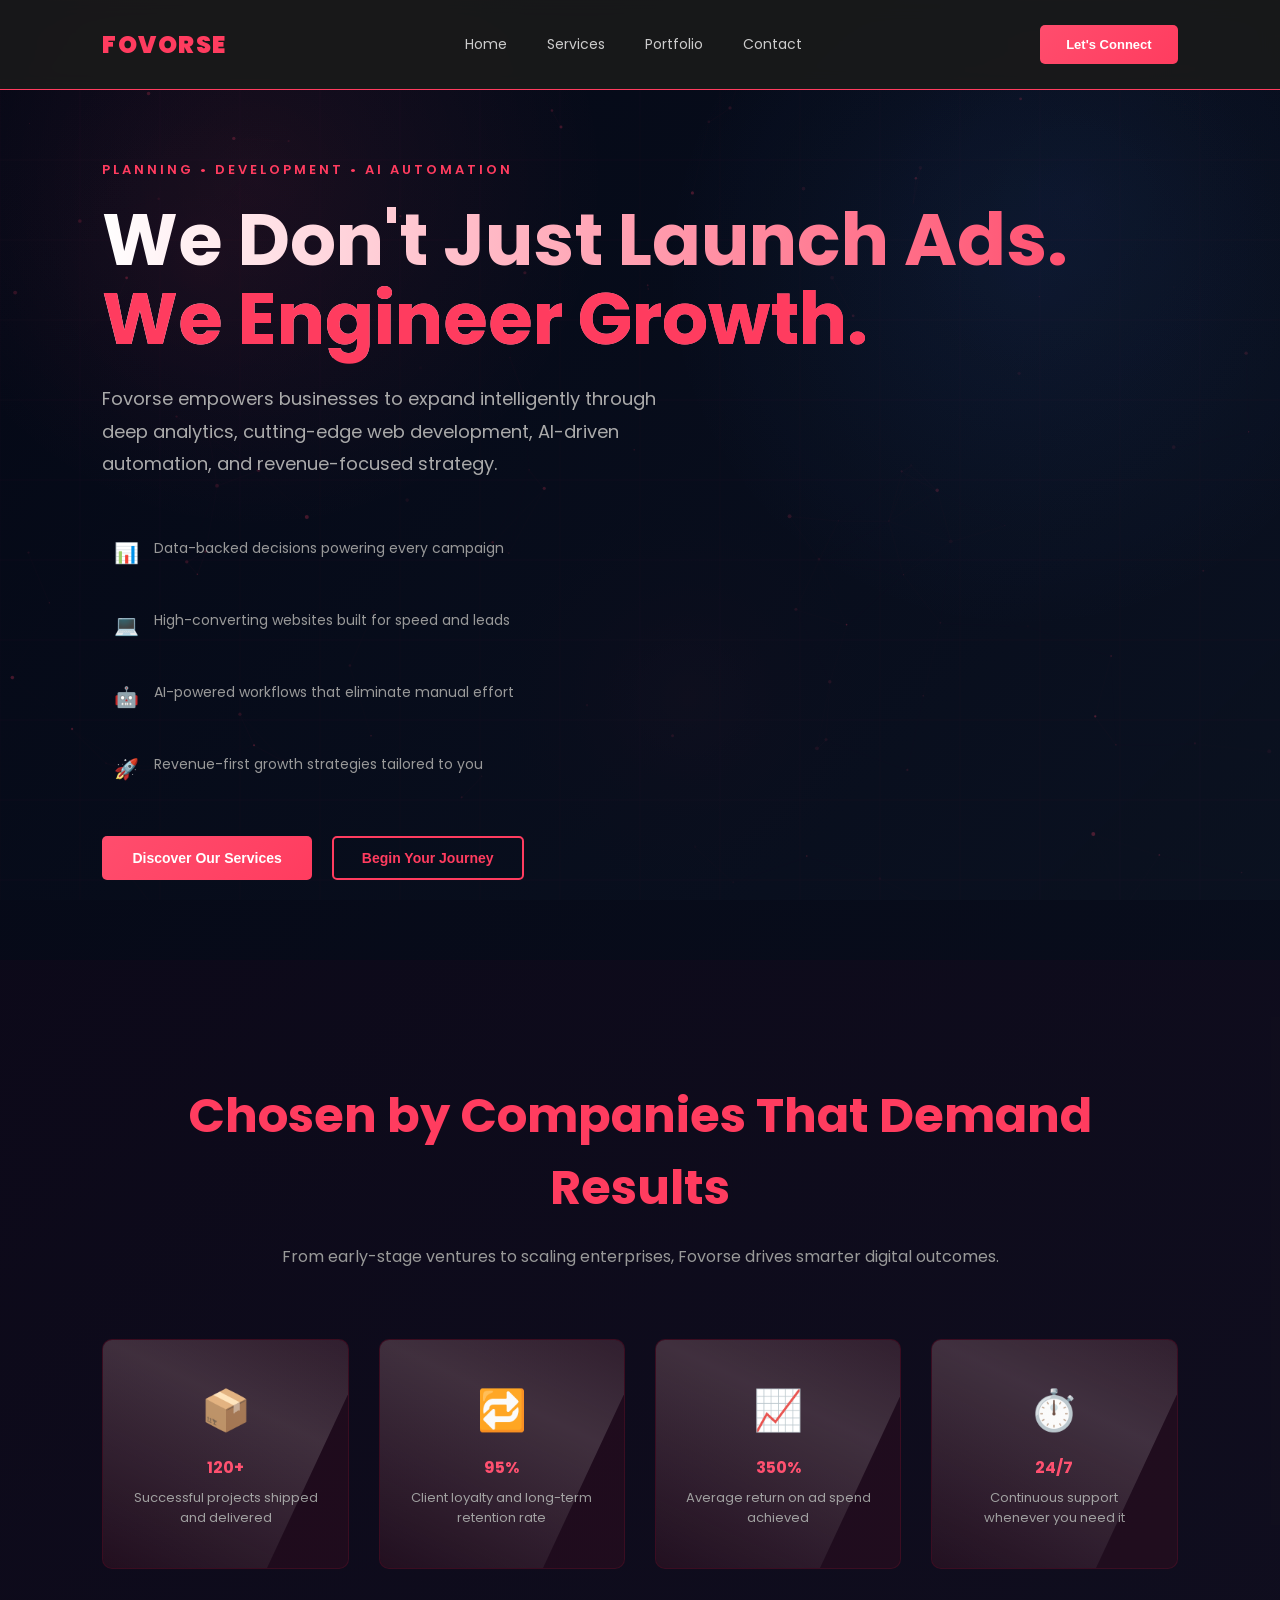
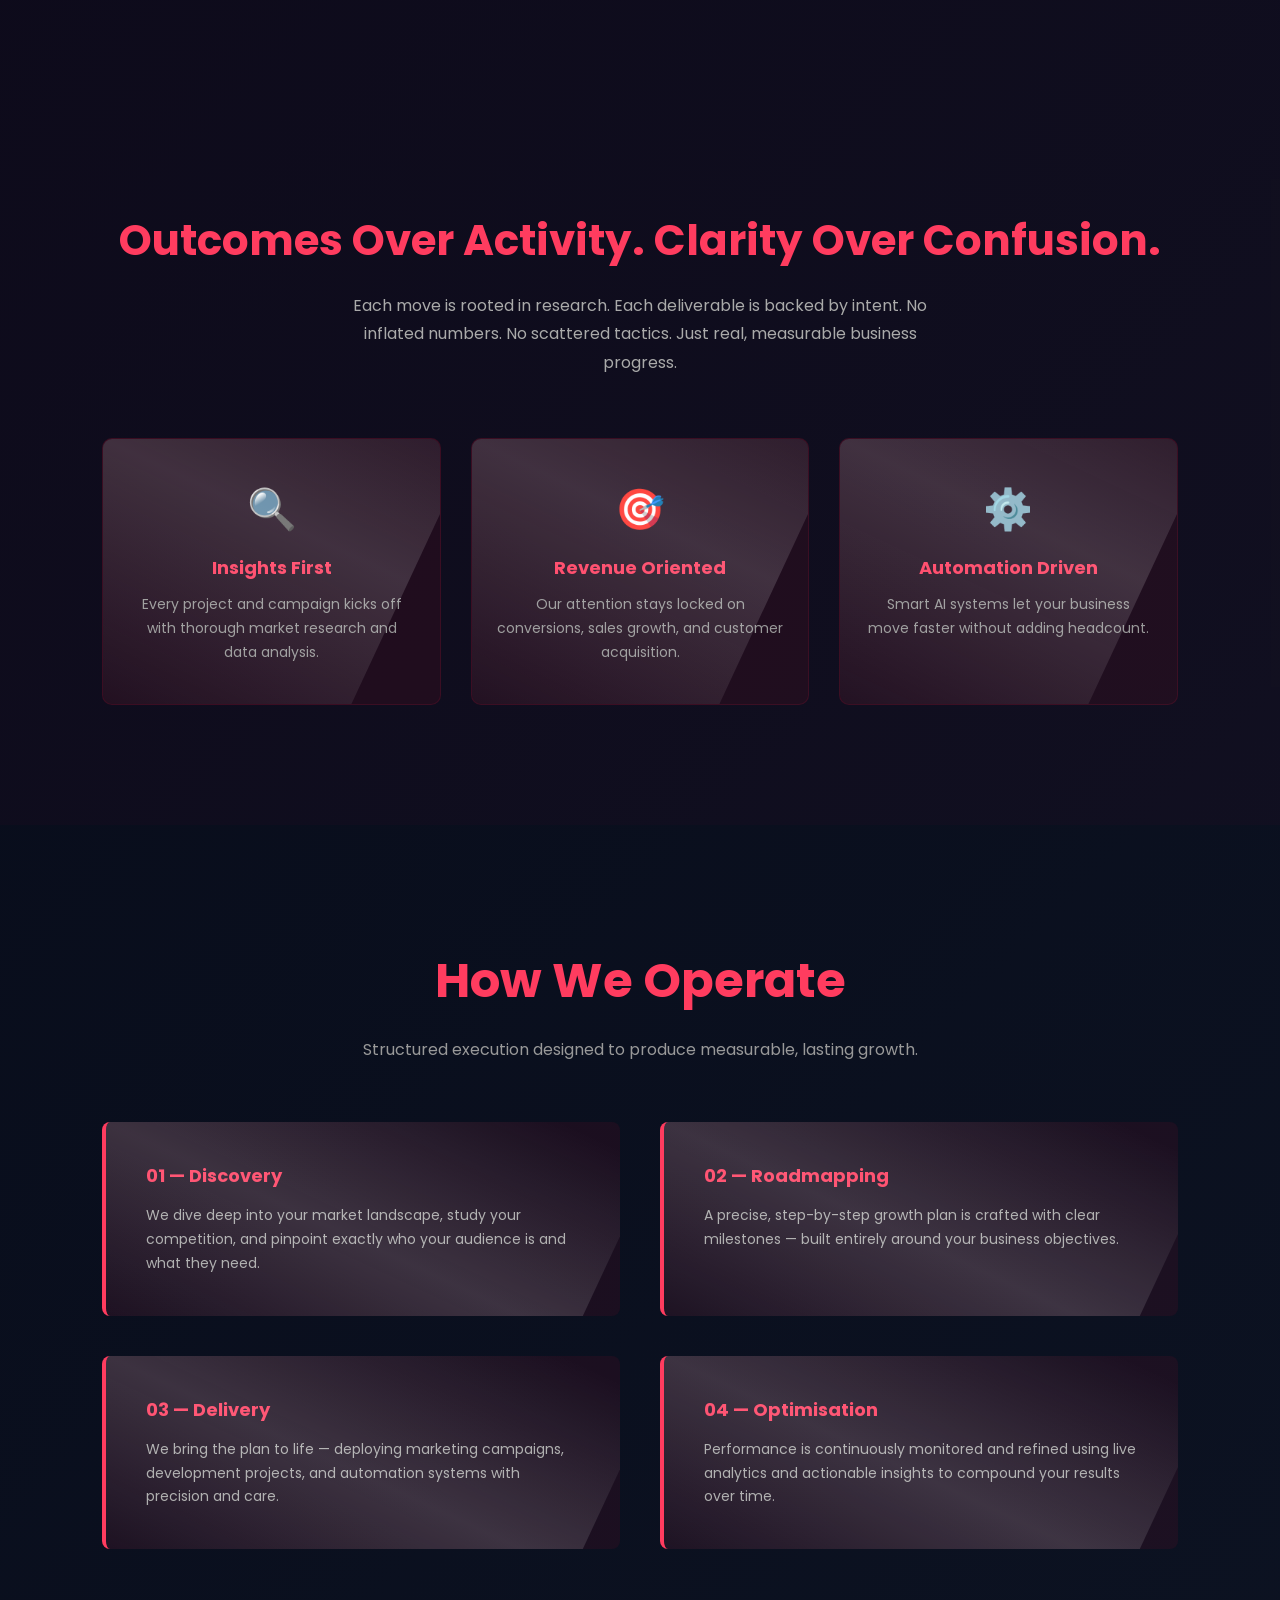
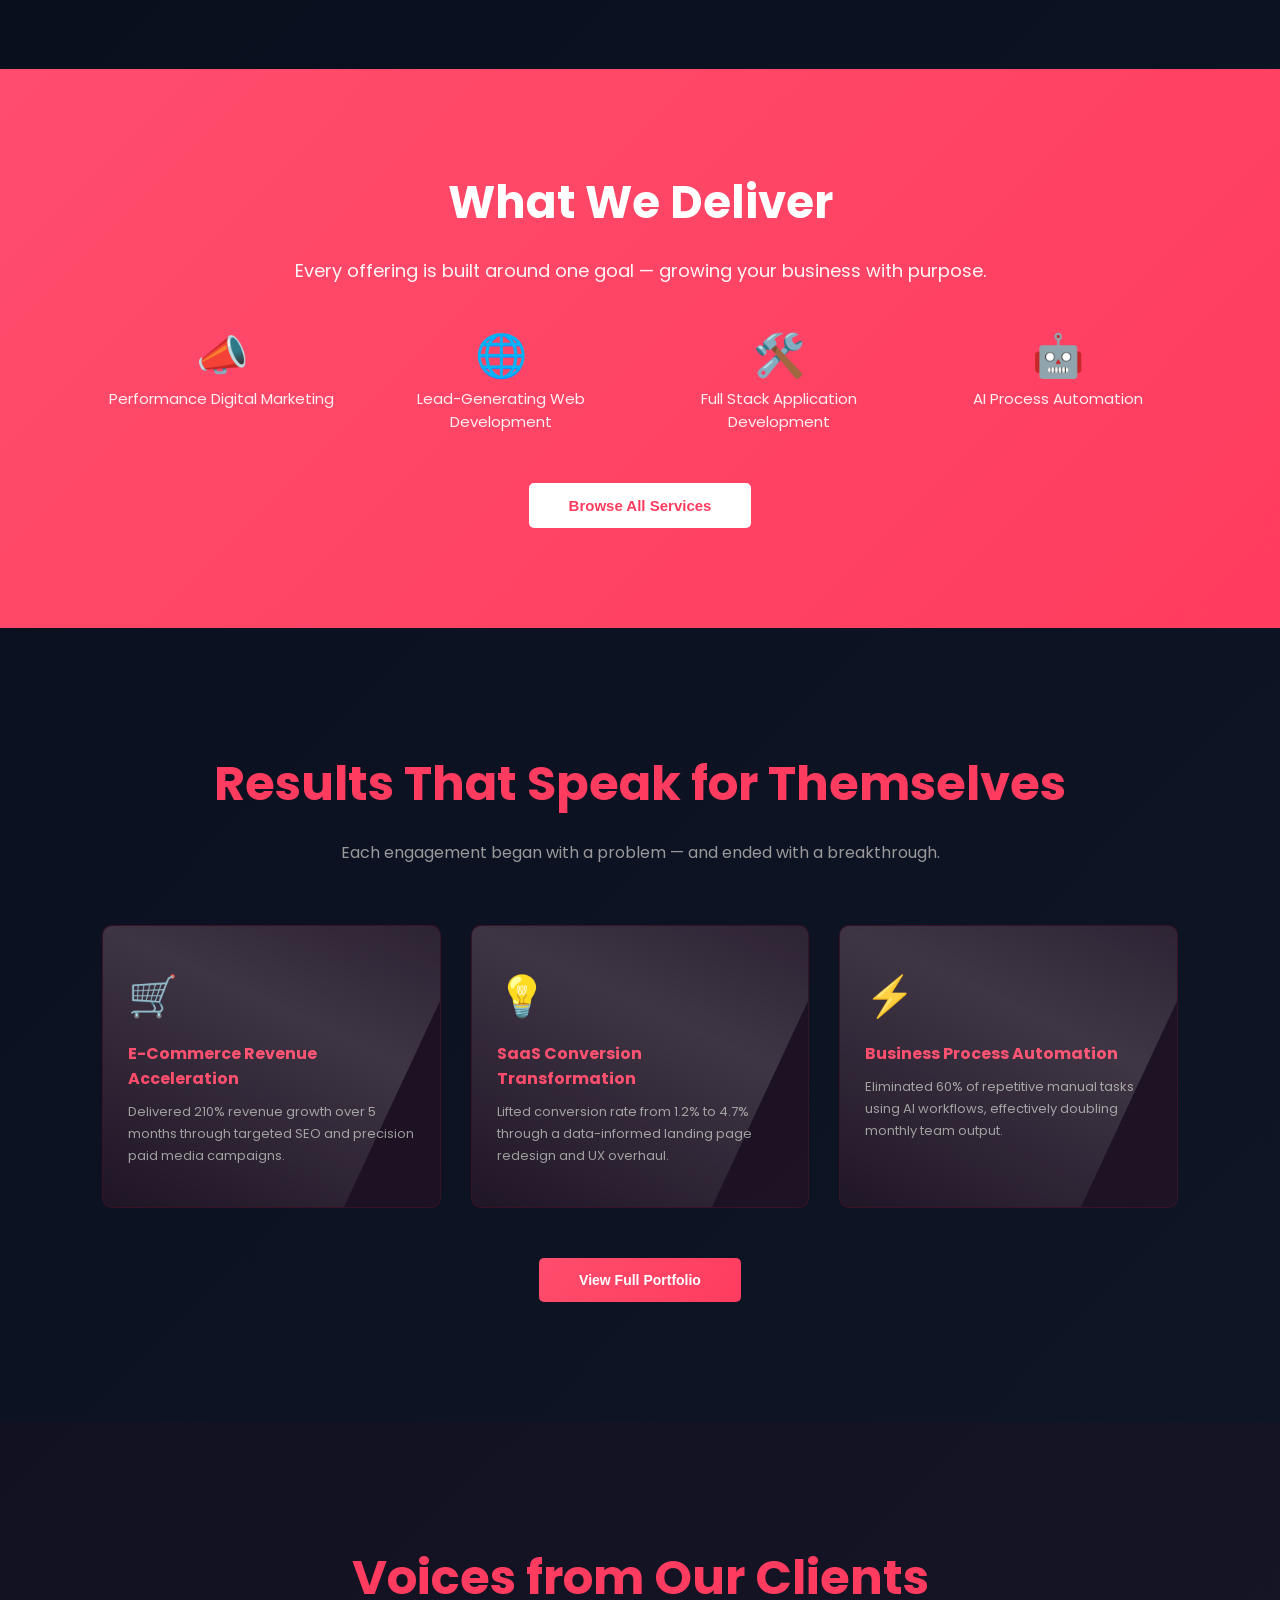
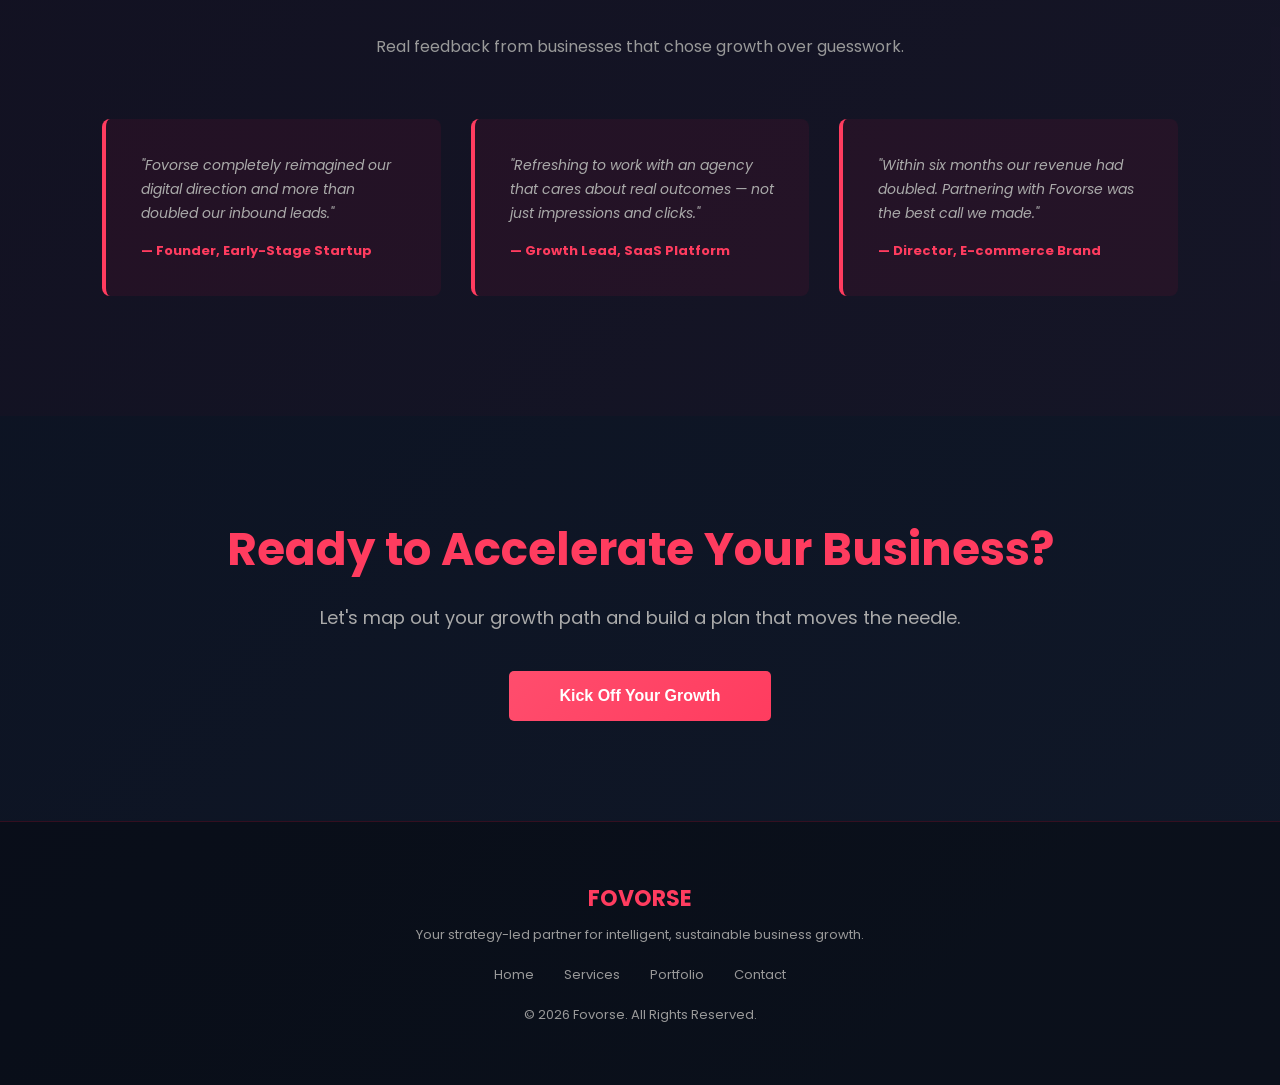
<file: template-5-corporate-red.html>
<!DOCTYPE html>
<html lang="en">
<head>
    <meta charset="UTF-8">
    <meta name="viewport" content="width=device-width, initial-scale=1.0">
    <title>Fovorse | Strategy Driven Growth</title>
    <link href="https://fonts.googleapis.com/css2?family=Poppins:wght@300;400;500;600;700;800&display=swap" rel="stylesheet">
    <style>
        * { margin: 0; padding: 0; box-sizing: border-box; }
        body { font-family: 'Poppins', sans-serif; background: linear-gradient(135deg, #050816, #101828); color: white; }

        #bgCanvas{
    position:fixed;
    top:0;
    left:0;
    width:100%;
    height:100vh;
    z-index:-3;
}
 .overlay{
    position:fixed;
    top:0;
    left:0;
    width:100%;
    height:100vh;
    background:
    linear-gradient(
        135deg,
        rgba(5,8,22,.55),
        rgba(16,24,40,.60)
    );
    z-index:-2;
}
.mesh-bg{
    position:fixed;
    inset:0;
    z-index:-1;
    pointer-events:none;
    background:
    radial-gradient(
        circle at 20% 20%,
        rgba(255,60,95,.08),
        transparent 28%
    ),
    radial-gradient(
        circle at 80% 30%,
        rgba(59,130,246,.08),
        transparent 30%
    );
    mix-blend-mode: screen;
    animation: meshMove 18s ease infinite;
}

@keyframes meshMove{
    0%{ transform: translate(0,0); }
    50%{ transform: translate(-40px,-25px); }
    100%{ transform: translate(0,0); }
}

        header { display: flex; justify-content: space-between; align-items: center; padding: 25px 8%; position: fixed; top: 0; width: 100%; z-index: 100; background: rgba(26,26,26,0.9); backdrop-filter: blur(10px); border-bottom: 1px solid #FF3C5F; }
        .brand { font-size: 24px; font-weight: 900; color: #FF3C5F; letter-spacing: 1.5px; }
        nav { display: flex; gap: 40px; }
        nav a { color: #ccc; text-decoration: none; transition: .3s; font-size: 14px; }
        nav a:hover { color: #FF3C5F; }
        .cta-btn { background: linear-gradient(135deg, #ff4d6d, #FF3C5F); color: white; padding: 12px 26px; border-radius: 5px; border: none; cursor: pointer; font-weight: 700; font-size: 13px; }

        .hero { min-height: 100vh; display: flex; align-items: center; padding: 160px 8% 80px; }
        .hero-left { flex: 1; }
        .hero-left h1{
    font-size:72px;
    line-height:1.1;
    margin-bottom:25px;
    background: linear-gradient(90deg, #ffffff, #FF3C5F);
    -webkit-background-clip: text;
    -webkit-text-fill-color: transparent;
    animation: heroReveal 1.5s ease;
}
        .hero-left .tagline { display: block; font-size: 13px; font-weight: 600; color: #FF3C5F; letter-spacing: 3px; margin-bottom: 20px; }
        .hero-left p { font-size: 18px; color: #aaa; line-height: 1.8; margin-bottom: 45px; max-width: 600px; }
        .security-features { display: grid; gap: 18px; }
        .sec-feature { display: flex; gap: 15px; align-items: flex-start; }
        .sec-feature .icon { color: #FF3C5F; font-size: 20px; font-weight: 900; }
        .sec-feature span { color: #999; font-size: 14px; }
        .hero-buttons { display: flex; gap: 20px; margin-top: 40px; }

        .certifications { padding: 120px 8%; background: rgba(220,20,60,0.03); }
        .cert-title { font-size: 48px; color: #FF3C5F; margin-bottom: 20px; text-align: center; }
        .cert-subtitle { font-size: 16px; color: #999; text-align: center; margin-bottom: 70px; }
        .cert-grid { display: grid; grid-template-columns: repeat(4, 1fr); gap: 30px; }
        .cert-box { background: rgba(220,20,60,0.08); border: 1px solid rgba(220,20,60,0.15); padding: 40px 25px; border-radius: 10px; text-align: center; }
        .cert-icon { font-size: 40px; margin-bottom: 15px; }
        .cert-box h3 { font-size: 16px; color: #FF3C5F; margin-bottom: 8px; }
        .cert-box p { font-size: 13px; color: #999; }

        .compliance { padding: 120px 8%; }
        .compliance h2 { font-size: 48px; color: #FF3C5F; margin-bottom: 20px; text-align: center; }
        .compliance-sub { font-size: 16px; color: #999; text-align: center; margin-bottom: 60px; }
        .compliance-grid { display: grid; grid-template-columns: repeat(2, 1fr); gap: 40px; }
        .compliance-item { background: rgba(220,20,60,0.08); border-left: 4px solid #FF3C5F; padding: 40px; border-radius: 8px; }
        .compliance-item h3 { color: #FF3C5F; margin-bottom: 15px; font-size: 18px; }
        .compliance-item p { color: #aaa; font-size: 14px; line-height: 1.7; }

        .results-section { padding: 120px 8%; background: rgba(220,20,60,0.03); }
        .results-section .section-content-box { text-align: center; margin-bottom: 60px; }
        .results-section .section-content-box h2 { font-size: 42px; color: #FF3C5F; margin-bottom: 20px; }
        .results-section .section-content-box p { font-size: 16px; color: #aaa; max-width: 600px; margin: 0 auto; line-height: 1.8; }
        .results-grid { display: grid; grid-template-columns: repeat(3, 1fr); gap: 30px; }
        .result-card { background: rgba(220,20,60,0.08); border: 1px solid rgba(220,20,60,0.15); padding: 40px 25px; border-radius: 10px; text-align: center; }
        .result-card h3 { color: #FF3C5F; font-size: 18px; margin-bottom: 12px; }
        .result-card p { color: #999; font-size: 14px; line-height: 1.7; }

        .trust-section { padding: 100px 8%; background: linear-gradient(135deg, #ff4d6d, #FF3C5F); text-align: center; }
        .trust-section h2 { font-size: 45px; margin-bottom: 20px; }
        .trust-section p { font-size: 18px; margin-bottom: 40px; opacity: 0.95; }
        .trust-stats { display: grid; grid-template-columns: repeat(4, 1fr); gap: 40px; margin-bottom: 50px; }
        .stat { }
        .stat-num { font-size: 42px; font-weight: 900; }
        .stat-label { font-size: 15px; opacity: 0.9; }

        .portfolio-section { padding: 120px 8%; }
        .portfolio-section h2 { font-size: 48px; color: #FF3C5F; margin-bottom: 20px; text-align: center; }
        .portfolio-section .port-sub { font-size: 16px; color: #999; text-align: center; margin-bottom: 60px; }
        .portfolio-grid { display: grid; grid-template-columns: repeat(3, 1fr); gap: 30px; margin-bottom: 50px; }
        .portfolio-card { background: rgba(220,20,60,0.08); border: 1px solid rgba(220,20,60,0.15); padding: 40px 25px; border-radius: 10px; }
        .portfolio-card h3 { color: #FF3C5F; font-size: 16px; margin-bottom: 10px; }
        .portfolio-card p { color: #999; font-size: 13px; line-height: 1.7; }

        .testimonials { padding: 120px 8%; background: rgba(220,20,60,0.03); }
        .testimonials h2 { font-size: 48px; color: #FF3C5F; margin-bottom: 20px; text-align: center; }
        .testimonials .test-sub { font-size: 16px; color: #999; text-align: center; margin-bottom: 60px; }
        .testi-grid { display: grid; grid-template-columns: repeat(3, 1fr); gap: 30px; }
        .testi-card { background: rgba(220,20,60,0.08); border-left: 4px solid #FF3C5F; padding: 35px; border-radius: 8px; }
        .testi-card p { color: #aaa; font-size: 14px; line-height: 1.7; margin-bottom: 15px; font-style: italic; }
        .testi-card h4 { color: #FF3C5F; font-size: 13px; }

        .contact-cta { padding: 100px 8%; text-align: center; }
        .contact-cta h2 { font-size: 45px; color: #FF3C5F; margin-bottom: 20px; }
        .contact-cta p { font-size: 18px; color: #aaa; margin-bottom: 40px; }

        footer { padding: 60px 8%; text-align: center; background: rgba(0,0,0,0.3); border-top: 1px solid rgba(220,20,60,0.2); }
        footer h3 { color: #FF3C5F; margin-bottom: 10px; font-size: 22px; }
        footer p { color: #999; font-size: 13px; }
        .footer-links { display: flex; justify-content: center; gap: 30px; margin: 20px 0; }
        .footer-links a { color: #999; text-decoration: none; font-size: 13px; transition: .3s; }
        .footer-links a:hover { color: #FF3C5F; }

        @media (max-width: 900px) {
            .cert-grid { grid-template-columns: repeat(2, 1fr); }
            .compliance-grid { grid-template-columns: 1fr; }
            .trust-stats { grid-template-columns: repeat(2,1fr); }
            .results-grid { grid-template-columns: 1fr; }
            .portfolio-grid { grid-template-columns: 1fr; }
            .testi-grid { grid-template-columns: 1fr; }
            .hero-left h1 { font-size: 42px; }
        }

        /* =======================
   PREMIUM PLAYFUL ANIMATIONS
======================= */

.hero-left h1{
    animation: slideLeft 1.2s ease;
}

.hero-left p{
    animation: fadeUp 1.4s ease;
}

.security-features{
    animation: fadeUp 1.8s ease;
}

.hero-buttons{
    animation: fadeUp 2s ease;
}

@keyframes slideLeft{
    from{ opacity:0; transform: translateX(-100px); }
    to{ opacity:1; transform: translateX(0); }
}

@keyframes heroReveal{
    from{ opacity:0; transform: translateY(80px); }
    to{ opacity:1; transform: translateY(0); }
}

@keyframes fadeUp{
    from{ opacity:0; transform: translateY(60px); }
    to{ opacity:1; transform: translateY(0); }
}

/* BOX 3D EFFECT */
.cert-box,
.compliance-item,
.stat,
.result-card,
.portfolio-card,
.testi-card{
    transform-style: preserve-3d;
    transition: .5s ease;
    position: relative;
    overflow: hidden;
}

.cert-box:hover,
.compliance-item:hover,
.stat:hover,
.result-card:hover,
.portfolio-card:hover,
.testi-card:hover{
    transform: perspective(1000px) rotateX(8deg) rotateY(-8deg) translateY(-12px) scale(1.03);
    box-shadow: 0 30px 60px rgba(220,20,60,.25);
}

/* SHINE ANIMATION */
.cert-box::before,
.compliance-item::before,
.result-card::before,
.portfolio-card::before{
    content:"";
    position:absolute;
    width:200%;
    height:200%;
    top:-100%;
    left:-100%;
    background: linear-gradient(transparent, rgba(255,255,255,.15), transparent);
    transform: rotate(25deg);
    transition:1s;
}

.cert-box:hover::before,
.compliance-item:hover::before,
.result-card:hover::before,
.portfolio-card:hover::before{
    top:100%;
    left:100%;
}

/* FEATURE HOVER */
.sec-feature{
    transition: .4s ease;
    border-radius:10px;
    padding:12px;
}

.sec-feature:hover{
    transform: translateX(15px);
    background: rgba(220,20,60,.08);
}

/* ICON BOUNCE */
.icon{
    animation: iconFloat 3s ease-in-out infinite;
}

@keyframes iconFloat{
    0%{ transform: translateY(0); }
    50%{ transform: translateY(-8px); }
    100%{ transform: translateY(0); }
}

/* BUTTON GLOW */
.cta-btn{
    transition: .4s ease;
}

.cta-btn:hover{
    transform: scale(1.06) translateY(-5px);
    box-shadow: 0 15px 40px rgba(220,20,60,.35);
}

/* PARALLAX FEEL */
.hero-left{
    transition: transform .2s linear;
}

/* SCROLL PROGRESS BAR */
.progress-bar{
    position:fixed;
    top:0;
    left:0;
    width:0%;
    height:4px;
    background: linear-gradient(90deg, #FF3C5F, #ff4d6d);
    z-index:99999;
}
    </style>
</head>
<body>
    <div class="mesh-bg"></div>

    <div class="progress-bar"></div>
    <canvas id="bgCanvas"></canvas>
    <div class="overlay"></div>

    <!-- NAVBAR -->
    <header>
        <div class="brand">FOVORSE</div>
        <nav>
            <a href="#home">Home</a>
            <a href="#services">Services</a>
            <a href="#portfolio">Portfolio</a>
            <a href="#contact">Contact</a>
        </nav>
        <button class="cta-btn">Let's Connect</button>
    </header>

    <!-- HERO SECTION -->
    <section class="hero" id="home">
        <div class="hero-left">
            <span class="tagline">PLANNING • DEVELOPMENT • AI AUTOMATION</span>
            <h1>We Don't Just Launch Ads.<br><span style="-webkit-text-fill-color:#FF3C5F;">We Engineer Growth.</span></h1>
            <p>Fovorse empowers businesses to expand intelligently through deep analytics, cutting-edge web development, AI-driven automation, and revenue-focused strategy.</p>
            <div class="security-features">
                <div class="sec-feature">
                    <div class="icon">📊</div>
                    <span>Data-backed decisions powering every campaign</span>
                </div>
                <div class="sec-feature">
                    <div class="icon">💻</div>
                    <span>High-converting websites built for speed and leads</span>
                </div>
                <div class="sec-feature">
                    <div class="icon">🤖</div>
                    <span>AI-powered workflows that eliminate manual effort</span>
                </div>
                <div class="sec-feature">
                    <div class="icon">🚀</div>
                    <span>Revenue-first growth strategies tailored to you</span>
                </div>
            </div>
            <div class="hero-buttons">
                <button class="cta-btn" style="padding: 14px 30px; font-size: 14px;">Discover Our Services</button>
                <button style="background: transparent; border: 2px solid #FF3C5F; color: #FF3C5F; padding: 12px 28px; border-radius: 5px; cursor: pointer; font-weight: 700; font-size: 14px;">Begin Your Journey</button>
            </div>
        </div>
    </section>

    <!-- TRUST / STATS SECTION -->
    <section class="certifications" id="stats">
        <h2 class="cert-title">Chosen by Companies That Demand Results</h2>
        <p class="cert-subtitle">From early-stage ventures to scaling enterprises, Fovorse drives smarter digital outcomes.</p>
        <div class="cert-grid">
            <div class="cert-box">
                <div class="cert-icon">📦</div>
                <h3>120+</h3>
                <p>Successful projects shipped and delivered</p>
            </div>
            <div class="cert-box">
                <div class="cert-icon">🔁</div>
                <h3>95%</h3>
                <p>Client loyalty and long-term retention rate</p>
            </div>
            <div class="cert-box">
                <div class="cert-icon">📈</div>
                <h3>350%</h3>
                <p>Average return on ad spend achieved</p>
            </div>
            <div class="cert-box">
                <div class="cert-icon">⏱️</div>
                <h3>24/7</h3>
                <p>Continuous support whenever you need it</p>
            </div>
        </div>
    </section>

    <!-- ABOUT / PHILOSOPHY SECTION -->
    <section class="results-section" id="about">
        <div class="section-content-box">
            <h2>Outcomes Over Activity. Clarity Over Confusion.</h2>
            <p>Each move is rooted in research. Each deliverable is backed by intent. No inflated numbers. No scattered tactics. Just real, measurable business progress.</p>
        </div>
        <div class="results-grid">
            <div class="result-card">
                <div class="cert-icon">🔍</div>
                <h3>Insights First</h3>
                <p>Every project and campaign kicks off with thorough market research and data analysis.</p>
            </div>
            <div class="result-card">
                <div class="cert-icon">🎯</div>
                <h3>Revenue Oriented</h3>
                <p>Our attention stays locked on conversions, sales growth, and customer acquisition.</p>
            </div>
            <div class="result-card">
                <div class="cert-icon">⚙️</div>
                <h3>Automation Driven</h3>
                <p>Smart AI systems let your business move faster without adding headcount.</p>
            </div>
        </div>
    </section>

    <!-- HOW WE WORK SECTION -->
    <section class="compliance" id="process">
        <h2>How We Operate</h2>
        <p class="compliance-sub">Structured execution designed to produce measurable, lasting growth.</p>
        <div class="compliance-grid">
            <div class="compliance-item">
                <h3>01 — Discovery</h3>
                <p>We dive deep into your market landscape, study your competition, and pinpoint exactly who your audience is and what they need.</p>
            </div>
            <div class="compliance-item">
                <h3>02 — Roadmapping</h3>
                <p>A precise, step-by-step growth plan is crafted with clear milestones — built entirely around your business objectives.</p>
            </div>
            <div class="compliance-item">
                <h3>03 — Delivery</h3>
                <p>We bring the plan to life — deploying marketing campaigns, development projects, and automation systems with precision and care.</p>
            </div>
            <div class="compliance-item">
                <h3>04 — Optimisation</h3>
                <p>Performance is continuously monitored and refined using live analytics and actionable insights to compound your results over time.</p>
            </div>
        </div>
    </section>

    <!-- SERVICES SECTION -->
    <section class="trust-section" id="services">
        <h2>What We Deliver</h2>
        <p>Every offering is built around one goal — growing your business with purpose.</p>
        <div class="trust-stats">
            <div class="stat">
                <div class="stat-num">📣</div>
                <div class="stat-label">Performance Digital Marketing</div>
            </div>
            <div class="stat">
                <div class="stat-num">🌐</div>
                <div class="stat-label">Lead-Generating Web Development</div>
            </div>
            <div class="stat">
                <div class="stat-num">🛠️</div>
                <div class="stat-label">Full Stack Application Development</div>
            </div>
            <div class="stat">
                <div class="stat-num">🤖</div>
                <div class="stat-label">AI Process Automation</div>
            </div>
        </div>
        <button style="background: white; color: #FF3C5F; padding: 14px 40px; border-radius: 5px; border: none; cursor: pointer; font-weight: 700; font-size: 15px;">Browse All Services</button>
    </section>

    <!-- PORTFOLIO SECTION -->
    <section class="portfolio-section" id="portfolio">
        <h2>Results That Speak for Themselves</h2>
        <p class="port-sub">Each engagement began with a problem — and ended with a breakthrough.</p>
        <div class="portfolio-grid">
            <div class="portfolio-card">
                <div class="cert-icon">🛒</div>
                <h3>E-Commerce Revenue Acceleration</h3>
                <p>Delivered 210% revenue growth over 5 months through targeted SEO and precision paid media campaigns.</p>
            </div>
            <div class="portfolio-card">
                <div class="cert-icon">💡</div>
                <h3>SaaS Conversion Transformation</h3>
                <p>Lifted conversion rate from 1.2% to 4.7% through a data-informed landing page redesign and UX overhaul.</p>
            </div>
            <div class="portfolio-card">
                <div class="cert-icon">⚡</div>
                <h3>Business Process Automation</h3>
                <p>Eliminated 60% of repetitive manual tasks using AI workflows, effectively doubling monthly team output.</p>
            </div>
        </div>
        <div style="text-align:center;">
            <button class="cta-btn" style="padding: 14px 40px; font-size: 14px;">View Full Portfolio</button>
        </div>
    </section>

    <!-- TESTIMONIALS SECTION -->
    <section class="testimonials">
        <h2>Voices from Our Clients</h2>
        <p class="test-sub">Real feedback from businesses that chose growth over guesswork.</p>
        <div class="testi-grid">
            <div class="testi-card">
                <p>"Fovorse completely reimagined our digital direction and more than doubled our inbound leads."</p>
                <h4>— Founder, Early-Stage Startup</h4>
            </div>
            <div class="testi-card">
                <p>"Refreshing to work with an agency that cares about real outcomes — not just impressions and clicks."</p>
                <h4>— Growth Lead, SaaS Platform</h4>
            </div>
            <div class="testi-card">
                <p>"Within six months our revenue had doubled. Partnering with Fovorse was the best call we made."</p>
                <h4>— Director, E-commerce Brand</h4>
            </div>
        </div>
    </section>

    <!-- CONTACT CTA -->
    <section class="contact-cta" id="contact">
        <h2>Ready to Accelerate Your Business?</h2>
        <p>Let's map out your growth path and build a plan that moves the needle.</p>
        <button class="cta-btn" style="padding: 16px 50px; font-size: 16px;">Kick Off Your Growth</button>
    </section>

    <!-- FOOTER -->
    <footer>
        <h3>FOVORSE</h3>
        <p>Your strategy-led partner for intelligent, sustainable business growth.</p>
        <div class="footer-links">
            <a href="#home">Home</a>
            <a href="#services">Services</a>
            <a href="#portfolio">Portfolio</a>
            <a href="#contact">Contact</a>
        </div>
        <p>© 2026 Fovorse. All Rights Reserved.</p>
    </footer>

    <script src="script.js"></script>
    <script>
        // Animated particle/network canvas background
        const canvas = document.getElementById('bgCanvas');
        const ctx = canvas.getContext('2d');

        function resize() {
            canvas.width = window.innerWidth;
            canvas.height = window.innerHeight;
        }
        resize();
        window.addEventListener('resize', resize);

        const PARTICLE_COUNT = 110;
        const particles = [];

        class Particle {
            constructor() { this.reset(true); }
            reset(init) {
                this.x = Math.random() * canvas.width;
                this.y = init ? Math.random() * canvas.height : canvas.height + 10;
                this.r = Math.random() * 1.6 + 0.4;
                this.speedX = (Math.random() - 0.5) * 0.4;
                this.speedY = -(Math.random() * 0.5 + 0.2);
                this.alpha = Math.random() * 0.6 + 0.1;
                this.pulse = Math.random() * Math.PI * 2;
                this.pulseSpeed = Math.random() * 0.02 + 0.005;
            }
            update() {
                this.x += this.speedX;
                this.y += this.speedY;
                this.pulse += this.pulseSpeed;
                if (this.y < -10) this.reset(false);
            }
            draw() {
                const a = this.alpha * (0.7 + 0.3 * Math.sin(this.pulse));
                ctx.beginPath();
                ctx.arc(this.x, this.y, this.r, 0, Math.PI * 2);
                ctx.fillStyle = `rgba(255,60,95,${a})`;
                ctx.fill();
            }
        }

        for (let i = 0; i < PARTICLE_COUNT; i++) particles.push(new Particle());

        const orbs = [
            { x: 0.15, y: 0.25, r: 220, color: 'rgba(255,60,95,0.07)', speed: 0.0003 },
            { x: 0.80, y: 0.20, r: 280, color: 'rgba(59,130,246,0.06)', speed: 0.0002 },
            { x: 0.50, y: 0.80, r: 200, color: 'rgba(255,60,95,0.05)', speed: 0.0004 },
        ];
        let t = 0;

        function drawConnections() {
            for (let i = 0; i < particles.length; i++) {
                for (let j = i + 1; j < particles.length; j++) {
                    const dx = particles[i].x - particles[j].x;
                    const dy = particles[i].y - particles[j].y;
                    const dist = Math.sqrt(dx * dx + dy * dy);
                    if (dist < 100) {
                        ctx.beginPath();
                        ctx.moveTo(particles[i].x, particles[i].y);
                        ctx.lineTo(particles[j].x, particles[j].y);
                        ctx.strokeStyle = `rgba(255,60,95,${0.12 * (1 - dist / 100)})`;
                        ctx.lineWidth = 0.5;
                        ctx.stroke();
                    }
                }
            }
        }

        function animate() {
            requestAnimationFrame(animate);
            t += 0.01;

            ctx.fillStyle = 'rgba(5,8,22,0.92)';
            ctx.fillRect(0, 0, canvas.width, canvas.height);

            orbs.forEach((orb, i) => {
                const ox = orb.x * canvas.width + Math.sin(t * orb.speed * 1000 + i) * 60;
                const oy = orb.y * canvas.height + Math.cos(t * orb.speed * 800 + i) * 40;
                const grad = ctx.createRadialGradient(ox, oy, 0, ox, oy, orb.r);
                grad.addColorStop(0, orb.color);
                grad.addColorStop(1, 'transparent');
                ctx.beginPath();
                ctx.arc(ox, oy, orb.r, 0, Math.PI * 2);
                ctx.fillStyle = grad;
                ctx.fill();
            });

            const scanY = (t * 80) % canvas.height;
            const scanGrad = ctx.createLinearGradient(0, scanY - 2, 0, scanY + 2);
            scanGrad.addColorStop(0, 'transparent');
            scanGrad.addColorStop(0.5, 'rgba(255,60,95,0.08)');
            scanGrad.addColorStop(1, 'transparent');
            ctx.fillStyle = scanGrad;
            ctx.fillRect(0, scanY - 2, canvas.width, 4);

            ctx.strokeStyle = 'rgba(255,60,95,0.04)';
            ctx.lineWidth = 1;
            for (let gx = 0; gx < canvas.width; gx += 80) {
                ctx.beginPath(); ctx.moveTo(gx, 0); ctx.lineTo(gx, canvas.height); ctx.stroke();
            }
            for (let gy = 0; gy < canvas.height; gy += 80) {
                ctx.beginPath(); ctx.moveTo(0, gy); ctx.lineTo(canvas.width, gy); ctx.stroke();
            }

            drawConnections();
            particles.forEach(p => { p.update(); p.draw(); });
        }

        animate();

        // Scroll progress bar
        window.addEventListener('scroll', () => {
            const scrolled = window.scrollY;
            const total = document.body.scrollHeight - window.innerHeight;
            document.querySelector('.progress-bar').style.width = (scrolled / total * 100) + '%';
        });
    </script>
</body>
</html>
</file>
